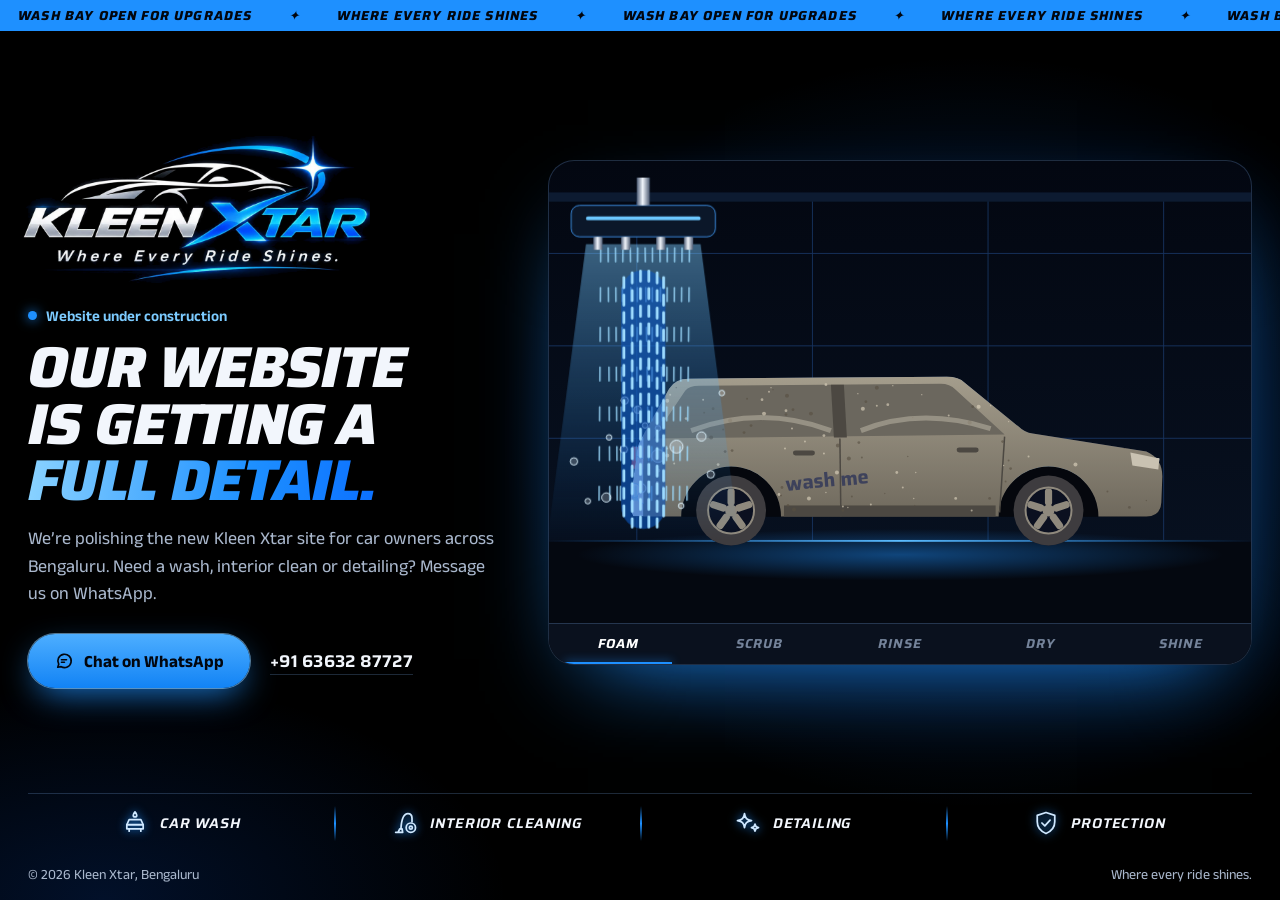
<file: index.html>
<!DOCTYPE html>
<html lang="en-IN">
<head>
<!-- Google Tag Manager -->
<script>(function(w,d,s,l,i){w[l]=w[l]||[];w[l].push({'gtm.start':
new Date().getTime(),event:'gtm.js'});var f=d.getElementsByTagName(s)[0],
j=d.createElement(s),dl=l!='dataLayer'?'&l='+l:'';j.async=true;j.src=
'https://www.googletagmanager.com/gtm.js?id='+i+dl;f.parentNode.insertBefore(j,f);
})(window,document,'script','dataLayer','GTM-TTV4CJBT');</script>
<!-- End Google Tag Manager -->
<meta charset="utf-8">
<meta name="viewport" content="width=device-width, initial-scale=1, viewport-fit=cover">
<title>Kleen Xtar | Website under construction</title>
<meta name="description" content="Kleen Xtar car wash, interior cleaning, detailing and protection in Bengaluru. Our new website is under construction. Message us on WhatsApp at +91 63632 87727.">
<meta name="theme-color" content="#000000">
<link rel="icon" href="data:image/svg+xml,%3Csvg xmlns='http://www.w3.org/2000/svg' viewBox='0 0 32 32'%3E%3Crect width='32' height='32' rx='7' fill='%23000'/%3E%3Cpath d='M16 1C17 11 20 14.500 31 16C20 17.500 17 21 16 31C15 21 12 17.500 1 16C12 14.500 15 11 16 1Z' fill='%232E9BFF'/%3E%3C/svg%3E">
<link rel="preconnect" href="https://fonts.googleapis.com"><link rel="preconnect" href="https://fonts.gstatic.com" crossorigin>
<link href="https://fonts.googleapis.com/css2?family=Anek+Latin:wght@400..700&family=Saira:ital,wdth,wght@0,75..125,400..900;1,75..125,400..900&display=swap" rel="stylesheet">
<style>
:root{color-scheme:dark;--black:#000;--panel:#0A111E;--blue:#1E90FF;--ice:#7CCBFF;--text:#F2F6FC;--muted:#A9B7CC;--line:rgba(120,170,235,.24);--on:#02060E;--display:"Saira","Arial Narrow",system-ui,sans-serif;--body:"Anek Latin","Segoe UI",system-ui,sans-serif}
*{box-sizing:border-box}html{-webkit-text-size-adjust:100%}
body{margin:0;min-height:100dvh;display:flex;flex-direction:column;overflow-x:hidden;color:var(--text);font:430 1.0625rem/1.55 var(--body);background:radial-gradient(52% 58% at 76% 48%,rgba(20,110,255,.27),transparent 72%),radial-gradient(44% 34% at 8% 100%,rgba(10,90,230,.18),transparent 72%),var(--black)}
.wrap{width:min(1320px,100% - 56px);margin-inline:auto}
.tape{overflow:hidden;background:var(--blue);color:var(--on);font:italic 750 .8125rem/1 var(--display);letter-spacing:.09em;text-transform:uppercase;white-space:nowrap}
.tape div{display:inline-block;padding:9px 0;animation:tape 34s linear infinite}
.tape span{padding:0 18px}
main{flex:1;display:grid;grid-template-columns:minmax(0,.82fr) minmax(0,1.18fr);align-items:center;gap:30px;padding-block:28px}
.logo{display:block;width:min(350px,78%);height:auto;margin:0 0 18px -8px}
.status{display:inline-flex;align-items:center;gap:9px;color:var(--ice);font-weight:620;font-size:.9375rem}
.status i{width:9px;height:9px;border-radius:50%;background:var(--blue);box-shadow:0 0 12px var(--blue);animation:pulse 1.6s ease-in-out infinite}
h1{margin:12px 0 16px;font:italic 820 clamp(2.45rem,4.5vw,4.45rem)/.98 var(--display);letter-spacing:-.015em;text-transform:uppercase;text-wrap:balance}
h1 span{background:linear-gradient(95deg,#8BD3FF,#1E90FF 62%,#0A6EFF);-webkit-background-clip:text;background-clip:text;color:transparent;padding-right:.08em}
.lead{margin:0;max-width:47ch;color:var(--muted);font-size:1.125rem}
.acts{display:flex;flex-wrap:wrap;align-items:center;gap:12px 20px;margin-top:26px}
.btn{display:inline-flex;align-items:center;justify-content:center;gap:10px;min-height:54px;padding:0 26px;border-radius:999px;background:linear-gradient(180deg,#4DAEFF,#1283F5);color:var(--on);font-weight:680;text-decoration:none;box-shadow:0 0 0 1px rgba(150,210,255,.55),0 12px 34px -8px rgba(30,144,255,.85);transition:transform .15s,box-shadow .2s}
.btn:hover{transform:translateY(-1px);box-shadow:0 0 0 1px #BEE6FF,0 14px 42px -6px rgba(30,144,255,1)}.btn svg{width:20px;height:20px}
.phone{color:var(--text);font-family:var(--display);font-weight:650;letter-spacing:.015em;text-decoration:none;white-space:nowrap;border-bottom:1px solid var(--line)}
.phone:hover{color:var(--ice)}
:focus-visible{outline:3px solid var(--ice);outline-offset:3px;border-radius:6px}
.bay{position:relative;min-width:0;border:1px solid var(--line);border-radius:26px;overflow:hidden;background:linear-gradient(180deg,#030711,#07101F 76%,#02050B);box-shadow:0 34px 90px -40px rgba(30,144,255,.95)}
.scene{display:block;width:100%;height:auto;font-family:var(--display)}
.stages{display:grid;grid-template-columns:repeat(5,minmax(0,1fr));list-style:none;margin:0;padding:0;border-top:1px solid var(--line);background:var(--panel)}
.stages li{position:relative;padding:12px 4px;text-align:center;color:#74839A;font:italic 680 .8125rem/1.2 var(--display);letter-spacing:.07em;text-transform:uppercase;transition:color .25s}
.stages li::after{content:"";position:absolute;left:12%;right:12%;bottom:0;height:2px;background:var(--blue);box-shadow:0 0 10px var(--blue);transform:scaleX(0);transition:transform .25s}
.stages li.on{color:#fff}.stages li.on::after{transform:none}
.services{display:grid;grid-template-columns:repeat(4,minmax(0,1fr));list-style:none;margin:0;padding:0;border-top:1px solid var(--line)}
.services li{position:relative;display:flex;align-items:center;justify-content:center;gap:11px;padding:15px 8px;font:italic 630 .875rem/1.2 var(--display);letter-spacing:.06em;text-transform:uppercase}
.services li+li::before{content:"";position:absolute;left:0;top:20%;bottom:20%;width:2px;background:linear-gradient(180deg,transparent,var(--blue),transparent)}
.services svg{flex:none;width:28px;height:28px;color:#CFE8FF;filter:drop-shadow(0 0 5px rgba(30,144,255,.9))}
footer{display:flex;flex-wrap:wrap;justify-content:space-between;gap:4px 18px;padding-block:12px calc(14px + env(safe-area-inset-bottom));color:var(--muted);font-size:.875rem}
.drop{stroke:#9EDCFF;stroke-width:1.700;stroke-dasharray:15 28;stroke-linecap:round;opacity:.82;animation:fall .55s linear infinite}
.bubble{fill:rgba(255,255,255,.2);stroke:#DDF3FF;animation:rise 2.6s ease-in infinite;transform-box:fill-box}
.bristle{animation:spin .34s linear infinite}
.spark{animation:spark 1.5s ease-in-out infinite;transform-box:fill-box;transform-origin:center}.s2{animation-delay:.3s}.s3{animation-delay:.6s}.s4{animation-delay:.9s}
@keyframes tape{to{transform:translateX(-50%)}}@keyframes pulse{50%{opacity:.35}}@keyframes fall{to{stroke-dashoffset:-43}}@keyframes spin{to{stroke-dashoffset:-19}}
@keyframes rise{0%{transform:translateY(16px);opacity:0}25%{opacity:1}100%{transform:translateY(-82px);opacity:0}}@keyframes spark{0%,100%{opacity:.1}50%{opacity:1}}
@media (max-width:980px){main{grid-template-columns:1fr;gap:24px;padding-block:22px}.logo{width:min(300px,76%);margin-left:-5px}.services{grid-template-columns:repeat(2,minmax(0,1fr))}.services li:nth-child(3)::before{display:none}.services li:nth-child(n+3){border-top:1px solid var(--line)}}
@media (max-width:560px){.wrap{width:calc(100% - 32px)}h1{font-size:clamp(2.1rem,10.2vw,2.75rem)}.lead{font-size:1.0313rem}.btn{width:100%}.acts{justify-content:center}.bay{border-radius:18px}.stages li{font-size:.6563rem;letter-spacing:.03em;padding:10px 1px}.services li{justify-content:flex-start;font-size:.75rem;padding:12px 6px;gap:8px}.services svg{width:23px;height:23px}footer{justify-content:center;text-align:center}}
@media (prefers-reduced-motion:reduce){*,*::before,*::after{animation:none!important;transition:none!important}}
</style>
</head>
<body>
<!-- Google Tag Manager (noscript) -->
<noscript><iframe src="https://www.googletagmanager.com/ns.html?id=GTM-TTV4CJBT"
height="0" width="0" style="display:none;visibility:hidden"></iframe></noscript>
<!-- End Google Tag Manager (noscript) -->
<div class="tape" aria-hidden="true"><div><span>Wash bay open for upgrades</span><span>✦</span><span>Where every ride shines</span><span>✦</span><span>Wash bay open for upgrades</span><span>✦</span><span>Where every ride shines</span><span>✦</span><span>Wash bay open for upgrades</span><span>✦</span><span>Where every ride shines</span><span>✦</span><span>Wash bay open for upgrades</span><span>✦</span><span>Where every ride shines</span><span>✦</span><span>Wash bay open for upgrades</span><span>✦</span><span>Where every ride shines</span><span>✦</span><span>Wash bay open for upgrades</span><span>✦</span><span>Where every ride shines</span><span>✦</span><span>Wash bay open for upgrades</span><span>✦</span><span>Where every ride shines</span><span>✦</span><span>Wash bay open for upgrades</span><span>✦</span><span>Where every ride shines</span><span>✦</span></div></div>
<main class="wrap">
<section>
<img class="logo" src="[data-uri]" alt="Kleen Xtar. Where every ride shines." width="1000" height="420">
<p class="status" style="margin:0"><i></i>Website under construction</p>
<h1>Our website is getting a <span>full detail.</span></h1>
<p class="lead">We’re polishing the new Kleen Xtar site for car owners across Bengaluru. Need a wash, interior clean or detailing? Message us on WhatsApp.</p>
<div class="acts"><a class="btn" href="https://wa.me/916363287727?text=Hi%20Kleen%20Xtar%2C%20I%E2%80%99d%20like%20to%20know%20about%20your%20car%20wash%20services." target="_blank" rel="noopener"><svg viewBox="0 0 24 24" fill="none" stroke="currentColor" stroke-width="2" stroke-linecap="round" stroke-linejoin="round" aria-hidden="true"><path d="M4.500 19.500l1.200-3.600A8 8 0 1 1 8.600 18.800z"/><path d="M9 10.500h6M9 13.500h3.500"/></svg>Chat on WhatsApp</a><a class="phone" href="tel:+916363287727">+91 63632 87727</a></div>
</section>
<section class="bay" aria-label="Car wash animation">
<svg class="scene" viewBox="0 0 760 500" role="img" aria-label="A dusty car being foamed, brushed, rinsed and polished clean inside a wash bay">
<defs>
<linearGradient id="paint" x1="0" y1="0" x2="0" y2="1"><stop offset="0" stop-color="#5D7395"/><stop offset=".42" stop-color="#1B2B4D"/><stop offset="1" stop-color="#050913"/></linearGradient>
<linearGradient id="glass" x1="0" y1="0" x2="1" y2="1"><stop offset="0" stop-color="#1D3B70"/><stop offset=".6" stop-color="#050A18"/><stop offset="1" stop-color="#2A69C0"/></linearGradient>
<linearGradient id="dust" x1="0" y1="0" x2="0" y2="1"><stop offset="0" stop-color="#A49D8C"/><stop offset="1" stop-color="#6F695D"/></linearGradient>
<linearGradient id="ribbon"><stop offset="0" stop-color="#1E90FF" stop-opacity="0"/><stop offset=".55" stop-color="#55B9FF"/><stop offset="1" stop-color="#1E90FF" stop-opacity="0"/></linearGradient>
<linearGradient id="beam" x1="0" y1="0" x2="0" y2="1"><stop offset="0" stop-color="#7CCBFF" stop-opacity=".46"/><stop offset="1" stop-color="#1E90FF" stop-opacity="0"/></linearGradient>
<linearGradient id="steel" x1="0" y1="0" x2="1" y2="0"><stop offset="0" stop-color="#52617A"/><stop offset=".45" stop-color="#F2F6FC"/><stop offset="1" stop-color="#4A5870"/></linearGradient>
<linearGradient id="floorGlow"><stop offset="0" stop-color="#1E90FF" stop-opacity="0"/><stop offset=".5" stop-color="#6CC8FF"/><stop offset="1" stop-color="#1E90FF" stop-opacity="0"/></linearGradient>
<radialGradient id="pool"><stop offset="0" stop-color="#1E90FF" stop-opacity=".45"/><stop offset="1" stop-color="#1E90FF" stop-opacity="0"/></radialGradient>
<clipPath id="body"><path d="M52,182 L100,182 A50,50 0 0 1 200,182 L418,182 A50,50 0 0 1 518,182 L566,182 Q580,182 581,168 L582,142 Q582,124 566,117 L452,99 Q444,98 438,92 L384,48 Q378,42 366,42 L108,44 Q94,44 88,54 L60,104 Q56,112 55,122 L50,160 Q48,176 52,182 Z"/></clipPath><clipPath id="window"><path d="M104,56 Q108,51 118,51 L360,49 Q369,49 375,55 L424,100 L72,104 Z"/></clipPath>
<clipPath id="dirtClip"><rect id="dirtRect" x="430" y="0" width="760" height="500"/></clipPath>
<clipPath id="foamClip"><rect id="foamRect" x="290" y="0" width="140" height="500"/></clipPath>
</defs>
<g stroke="#17345F" stroke-width="1"><path d="M0,100H760M0,200H760M0,300H760"/><path d="M95,40V410M285,40V410M475,40V410M665,40V410"/></g>
<rect x="0" y="34" width="760" height="10" fill="#0D1B31"/>
<rect x="0" y="412" width="760" height="88" fill="#040810"/><rect x="0" y="410" width="760" height="2" fill="url(#floorGlow)"/>
<ellipse cx="380" cy="426" rx="350" ry="28" fill="url(#pool)"/>
<g transform="translate(35 188) scale(1.08)"><g><path d="M100,182 A50,50 0 0 1 200,182 Z M418,182 A50,50 0 0 1 518,182 Z" fill="#05070D"/><path d="M52,182 L100,182 A50,50 0 0 1 200,182 L418,182 A50,50 0 0 1 518,182 L566,182 Q580,182 581,168 L582,142 Q582,124 566,117 L452,99 Q444,98 438,92 L384,48 Q378,42 366,42 L108,44 Q94,44 88,54 L60,104 Q56,112 55,122 L50,160 Q48,176 52,182 Z" fill="url(#paint)"/><path d="M104,56 Q108,51 118,51 L360,49 Q369,49 375,55 L424,100 L72,104 Z" fill="url(#glass)"/><path d="M250,50 L263,50 L266,103 L253,103 Z" fill="#070B18"/><g fill="none" stroke="#070B18" stroke-width="1.500"><path d="M424,102 L419,178"/><path d="M259,104 L260,182"/></g><rect x="203" y="171" width="212" height="11" fill="#070B18"/><rect x="212" y="116" width="22" height="5" rx="2.500" fill="#070B18"/><rect x="376" y="113" width="22" height="5" rx="2.500" fill="#070B18"/><path d="M550,118 L579,124 L578,135 L552,131 Z" fill="#EAF6FF"/><path d="M51,112 L64,113 L62,135 L50,134 Z" fill="#E2453C"/><g clip-path="url(#body)"><path d="M44,130Q300,121 590,133L590,151Q300,141 44,150Z" fill="url(#ribbon)"/><path d="M112,46L364,44M454,102L564,119" stroke="#fff" stroke-opacity=".42" stroke-width="2.500"/></g><g clip-path="url(#window)" fill="#fff"><path d="M150,49L196,49L146,106L100,106Z" opacity=".13"/><path d="M300,47L318,47L274,104L256,104Z" opacity=".15"/></g><g transform="translate(150 176)"><circle r="35" fill="#0C1020"/><circle r="23" fill="#0B1020"/><g fill="#D7E2F2"><rect x="-3.600" y="-22" width="7.200" height="17" rx="3" transform="rotate(0)"/><rect x="-3.600" y="-22" width="7.200" height="17" rx="3" transform="rotate(72)"/><rect x="-3.600" y="-22" width="7.200" height="17" rx="3" transform="rotate(144)"/><rect x="-3.600" y="-22" width="7.200" height="17" rx="3" transform="rotate(216)"/><rect x="-3.600" y="-22" width="7.200" height="17" rx="3" transform="rotate(288)"/></g><circle r="23" fill="none" stroke="#D7E2F2" stroke-width="2"/><circle r="6" fill="#D7E2F2"/></g><g transform="translate(468 176)"><circle r="35" fill="#0C1020"/><circle r="23" fill="#0B1020"/><g fill="#D7E2F2"><rect x="-3.600" y="-22" width="7.200" height="17" rx="3" transform="rotate(0)"/><rect x="-3.600" y="-22" width="7.200" height="17" rx="3" transform="rotate(72)"/><rect x="-3.600" y="-22" width="7.200" height="17" rx="3" transform="rotate(144)"/><rect x="-3.600" y="-22" width="7.200" height="17" rx="3" transform="rotate(216)"/><rect x="-3.600" y="-22" width="7.200" height="17" rx="3" transform="rotate(288)"/></g><circle r="23" fill="none" stroke="#D7E2F2" stroke-width="2"/><circle r="6" fill="#D7E2F2"/></g></g></g>
<g id="dirtLayer" clip-path="url(#dirtClip)"><g transform="translate(35 188) scale(1.08)"><path d="M100,182 A50,50 0 0 1 200,182 Z M418,182 A50,50 0 0 1 518,182 Z" fill="#05070D"/><path d="M52,182 L100,182 A50,50 0 0 1 200,182 L418,182 A50,50 0 0 1 518,182 L566,182 Q580,182 581,168 L582,142 Q582,124 566,117 L452,99 Q444,98 438,92 L384,48 Q378,42 366,42 L108,44 Q94,44 88,54 L60,104 Q56,112 55,122 L50,160 Q48,176 52,182 Z" fill="url(#dust)"/><path d="M104,56 Q108,51 118,51 L360,49 Q369,49 375,55 L424,100 L72,104 Z" fill="#6B675E"/><path d="M250,50 L263,50 L266,103 L253,103 Z" fill="#4C4842"/><g fill="none" stroke="#4C4842" stroke-width="1.500"><path d="M424,102 L419,178"/><path d="M259,104 L260,182"/></g><rect x="203" y="171" width="212" height="11" fill="#4C4842"/><rect x="212" y="116" width="22" height="5" rx="2.500" fill="#4C4842"/><rect x="376" y="113" width="22" height="5" rx="2.500" fill="#4C4842"/><path d="M550,118 L579,124 L578,135 L552,131 Z" fill="#C9C2B2"/><path d="M51,112 L64,113 L62,135 L50,134 Z" fill="#9C6E62"/><g clip-path="url(#body)"><circle cx="389" cy="88" r="2" fill="#574F42" opacity=".6"/><circle cx="132" cy="74" r="1.4" fill="#574F42" opacity=".6"/><circle cx="277" cy="59" r="0.7" fill="#E2D8C2" opacity=".6"/><circle cx="486" cy="67" r="1" fill="#574F42" opacity=".6"/><circle cx="492" cy="65" r="0.7" fill="#574F42" opacity=".6"/><circle cx="121" cy="151" r="0.7" fill="#574F42" opacity=".6"/><circle cx="105" cy="84" r="1.4" fill="#E2D8C2" opacity=".6"/><circle cx="205" cy="80" r="1.4" fill="#574F42" opacity=".6"/><circle cx="163" cy="98" r="1.4" fill="#574F42" opacity=".6"/><circle cx="122" cy="65" r="1" fill="#E2D8C2" opacity=".6"/><circle cx="495" cy="130" r="2" fill="#E2D8C2" opacity=".6"/><circle cx="428" cy="126" r="1" fill="#574F42" opacity=".6"/><circle cx="307" cy="70" r="1.4" fill="#E2D8C2" opacity=".6"/><circle cx="409" cy="164" r="1.4" fill="#574F42" opacity=".6"/><circle cx="178" cy="157" r="1" fill="#E2D8C2" opacity=".6"/><circle cx="213" cy="175" r="2" fill="#574F42" opacity=".6"/><circle cx="137" cy="130" r="1.4" fill="#E2D8C2" opacity=".6"/><circle cx="566" cy="166" r="0.7" fill="#574F42" opacity=".6"/><circle cx="334" cy="171" r="0.7" fill="#574F42" opacity=".6"/><circle cx="375" cy="164" r="1.4" fill="#E2D8C2" opacity=".6"/><circle cx="413" cy="55" r="2" fill="#E2D8C2" opacity=".6"/><circle cx="230" cy="79" r="2" fill="#574F42" opacity=".6"/><circle cx="281" cy="123" r="1" fill="#574F42" opacity=".6"/><circle cx="465" cy="150" r="2" fill="#574F42" opacity=".6"/><circle cx="228" cy="164" r="2" fill="#E2D8C2" opacity=".6"/><circle cx="198" cy="160" r="1.4" fill="#E2D8C2" opacity=".6"/><circle cx="425" cy="147" r="1" fill="#574F42" opacity=".6"/><circle cx="142" cy="95" r="1" fill="#574F42" opacity=".6"/><circle cx="296" cy="53" r="2" fill="#574F42" opacity=".6"/><circle cx="327" cy="122" r="0.7" fill="#574F42" opacity=".6"/><circle cx="487" cy="144" r="1.4" fill="#574F42" opacity=".6"/><circle cx="113" cy="166" r="2" fill="#E2D8C2" opacity=".6"/><circle cx="466" cy="150" r="0.7" fill="#E2D8C2" opacity=".6"/><circle cx="468" cy="65" r="1" fill="#574F42" opacity=".6"/><circle cx="271" cy="162" r="1" fill="#574F42" opacity=".6"/><circle cx="406" cy="63" r="0.7" fill="#574F42" opacity=".6"/><circle cx="212" cy="75" r="1.4" fill="#574F42" opacity=".6"/><circle cx="130" cy="103" r="2" fill="#574F42" opacity=".6"/><circle cx="316" cy="138" r="1.4" fill="#E2D8C2" opacity=".6"/><circle cx="183" cy="79" r="2" fill="#E2D8C2" opacity=".6"/><circle cx="549" cy="173" r="1.4" fill="#574F42" opacity=".6"/><circle cx="205" cy="76" r="1.4" fill="#E2D8C2" opacity=".6"/><circle cx="548" cy="91" r="0.7" fill="#574F42" opacity=".6"/><circle cx="428" cy="87" r="0.7" fill="#E2D8C2" opacity=".6"/><circle cx="151" cy="116" r="1.4" fill="#574F42" opacity=".6"/><circle cx="422" cy="107" r="1.4" fill="#574F42" opacity=".6"/><circle cx="257" cy="111" r="2" fill="#574F42" opacity=".6"/><circle cx="262" cy="176" r="1.4" fill="#574F42" opacity=".6"/><circle cx="86" cy="121" r="2" fill="#E2D8C2" opacity=".6"/><circle cx="256" cy="138" r="2" fill="#E2D8C2" opacity=".6"/><circle cx="431" cy="70" r="1" fill="#574F42" opacity=".6"/><circle cx="290" cy="170" r="1" fill="#E2D8C2" opacity=".6"/><circle cx="267" cy="173" r="0.7" fill="#E2D8C2" opacity=".6"/><circle cx="410" cy="71" r="0.7" fill="#E2D8C2" opacity=".6"/><circle cx="262" cy="172" r="1" fill="#E2D8C2" opacity=".6"/><circle cx="398" cy="72" r="2" fill="#E2D8C2" opacity=".6"/><circle cx="469" cy="71" r="1" fill="#574F42" opacity=".6"/><circle cx="188" cy="57" r="1" fill="#E2D8C2" opacity=".6"/><circle cx="207" cy="171" r="1.4" fill="#574F42" opacity=".6"/><circle cx="192" cy="55" r="0.7" fill="#574F42" opacity=".6"/><circle cx="200" cy="161" r="1" fill="#574F42" opacity=".6"/><circle cx="86" cy="114" r="1" fill="#E2D8C2" opacity=".6"/><circle cx="571" cy="111" r="1.4" fill="#E2D8C2" opacity=".6"/><circle cx="487" cy="83" r="0.7" fill="#E2D8C2" opacity=".6"/><circle cx="527" cy="157" r="1" fill="#574F42" opacity=".6"/><circle cx="77" cy="162" r="1" fill="#574F42" opacity=".6"/><circle cx="211" cy="94" r="1" fill="#E2D8C2" opacity=".6"/><circle cx="181" cy="65" r="1.4" fill="#E2D8C2" opacity=".6"/><circle cx="166" cy="64" r="1" fill="#574F42" opacity=".6"/><circle cx="341" cy="60" r="0.7" fill="#E2D8C2" opacity=".6"/><circle cx="86" cy="66" r="2" fill="#E2D8C2" opacity=".6"/><circle cx="575" cy="101" r="1.4" fill="#E2D8C2" opacity=".6"/><circle cx="547" cy="113" r="1.4" fill="#574F42" opacity=".6"/><circle cx="516" cy="85" r="2" fill="#574F42" opacity=".6"/><circle cx="459" cy="163" r="1.4" fill="#574F42" opacity=".6"/><circle cx="304" cy="159" r="0.7" fill="#574F42" opacity=".6"/><circle cx="368" cy="81" r="1" fill="#E2D8C2" opacity=".6"/><circle cx="204" cy="114" r="1" fill="#E2D8C2" opacity=".6"/><circle cx="282" cy="74" r="2" fill="#E2D8C2" opacity=".6"/><circle cx="224" cy="107" r="1" fill="#E2D8C2" opacity=".6"/><circle cx="471" cy="136" r="2" fill="#574F42" opacity=".6"/><circle cx="423" cy="131" r="0.7" fill="#E2D8C2" opacity=".6"/><circle cx="77" cy="136" r="2" fill="#E2D8C2" opacity=".6"/><circle cx="76" cy="148" r="1.4" fill="#E2D8C2" opacity=".6"/><circle cx="123" cy="78" r="1" fill="#574F42" opacity=".6"/><circle cx="144" cy="117" r="1.4" fill="#574F42" opacity=".6"/><circle cx="243" cy="119" r="1" fill="#E2D8C2" opacity=".6"/><circle cx="322" cy="153" r="1" fill="#E2D8C2" opacity=".6"/><circle cx="392" cy="72" r="1.4" fill="#574F42" opacity=".6"/><circle cx="245" cy="158" r="0.7" fill="#E2D8C2" opacity=".6"/><circle cx="75" cy="72" r="1.4" fill="#574F42" opacity=".6"/><circle cx="285" cy="67" r="1.4" fill="#574F42" opacity=".6"/><circle cx="522" cy="52" r="1.4" fill="#E2D8C2" opacity=".6"/><circle cx="332" cy="83" r="0.7" fill="#574F42" opacity=".6"/><circle cx="170" cy="91" r="1.4" fill="#574F42" opacity=".6"/><circle cx="243" cy="101" r="1.4" fill="#E2D8C2" opacity=".6"/><circle cx="268" cy="124" r="2" fill="#574F42" opacity=".6"/><circle cx="335" cy="138" r="0.7" fill="#E2D8C2" opacity=".6"/><circle cx="95" cy="53" r="0.7" fill="#574F42" opacity=".6"/><circle cx="544" cy="112" r="2" fill="#574F42" opacity=".6"/><circle cx="500" cy="176" r="2" fill="#E2D8C2" opacity=".6"/><circle cx="278" cy="108" r="1.4" fill="#574F42" opacity=".6"/><circle cx="201" cy="153" r="1.4" fill="#574F42" opacity=".6"/><circle cx="190" cy="53" r="0.7" fill="#E2D8C2" opacity=".6"/><circle cx="499" cy="91" r="0.7" fill="#574F42" opacity=".6"/><circle cx="448" cy="122" r="1" fill="#E2D8C2" opacity=".6"/><circle cx="104" cy="167" r="1" fill="#574F42" opacity=".6"/><circle cx="333" cy="164" r="0.7" fill="#E2D8C2" opacity=".6"/><circle cx="430" cy="134" r="1.4" fill="#574F42" opacity=".6"/><circle cx="93" cy="129" r="1" fill="#E2D8C2" opacity=".6"/><circle cx="245" cy="50" r="1.4" fill="#E2D8C2" opacity=".6"/><circle cx="143" cy="171" r="1.4" fill="#574F42" opacity=".6"/><circle cx="312" cy="51" r="0.7" fill="#E2D8C2" opacity=".6"/><circle cx="149" cy="86" r="2" fill="#574F42" opacity=".6"/><circle cx="461" cy="55" r="1.4" fill="#E2D8C2" opacity=".6"/><circle cx="296" cy="71" r="1" fill="#E2D8C2" opacity=".6"/><circle cx="391" cy="176" r="1" fill="#E2D8C2" opacity=".6"/><circle cx="206" cy="61" r="2" fill="#574F42" opacity=".6"/><circle cx="574" cy="54" r="1" fill="#574F42" opacity=".6"/><circle cx="89" cy="60" r="1" fill="#E2D8C2" opacity=".6"/><path d="M110,96Q180,70 250,96M280,96Q340,72 410,94" fill="none" stroke="#D8CFBB" stroke-opacity=".4" stroke-width="5"/></g><text x="205" y="154" transform="rotate(-5 230 150)" font-size="20" font-weight="700" fill="#2E3558" opacity=".8">wash me</text><g transform="translate(150 176)"><circle r="35" fill="#3E3C3F"/><circle r="23" fill="#0B1020"/><g fill="#8F897D"><rect x="-3.600" y="-22" width="7.200" height="17" rx="3" transform="rotate(0)"/><rect x="-3.600" y="-22" width="7.200" height="17" rx="3" transform="rotate(72)"/><rect x="-3.600" y="-22" width="7.200" height="17" rx="3" transform="rotate(144)"/><rect x="-3.600" y="-22" width="7.200" height="17" rx="3" transform="rotate(216)"/><rect x="-3.600" y="-22" width="7.200" height="17" rx="3" transform="rotate(288)"/></g><circle r="23" fill="none" stroke="#8F897D" stroke-width="2"/><circle r="6" fill="#8F897D"/></g><g transform="translate(468 176)"><circle r="35" fill="#3E3C3F"/><circle r="23" fill="#0B1020"/><g fill="#8F897D"><rect x="-3.600" y="-22" width="7.200" height="17" rx="3" transform="rotate(0)"/><rect x="-3.600" y="-22" width="7.200" height="17" rx="3" transform="rotate(72)"/><rect x="-3.600" y="-22" width="7.200" height="17" rx="3" transform="rotate(144)"/><rect x="-3.600" y="-22" width="7.200" height="17" rx="3" transform="rotate(216)"/><rect x="-3.600" y="-22" width="7.200" height="17" rx="3" transform="rotate(288)"/></g><circle r="23" fill="none" stroke="#8F897D" stroke-width="2"/><circle r="6" fill="#8F897D"/></g></g></g>
<g id="foamLayer" clip-path="url(#foamClip)"><g transform="translate(35 188) scale(1.08)"><g clip-path="url(#body)" fill="#F4FAFF" stroke="#8ED0FF" stroke-opacity=".6"><path d="M52,182 L100,182 A50,50 0 0 1 200,182 L418,182 A50,50 0 0 1 518,182 L566,182 Q580,182 581,168 L582,142 Q582,124 566,117 L452,99 Q444,98 438,92 L384,48 Q378,42 366,42 L108,44 Q94,44 88,54 L60,104 Q56,112 55,122 L50,160 Q48,176 52,182 Z" stroke="none" opacity=".9"/><circle cx="157" cy="136" r="13"/><circle cx="101" cy="44" r="16"/><circle cx="300" cy="165" r="10"/><circle cx="53" cy="156" r="7"/><circle cx="565" cy="177" r="7"/><circle cx="588" cy="56" r="17"/><circle cx="535" cy="104" r="7"/><circle cx="321" cy="100" r="17"/><circle cx="260" cy="99" r="17"/><circle cx="521" cy="166" r="12"/><circle cx="128" cy="162" r="16"/><circle cx="344" cy="51" r="15"/><circle cx="253" cy="59" r="15"/><circle cx="200" cy="124" r="10"/><circle cx="361" cy="185" r="8"/><circle cx="62" cy="163" r="6"/><circle cx="547" cy="108" r="16"/><circle cx="151" cy="95" r="16"/><circle cx="551" cy="114" r="17"/><circle cx="578" cy="113" r="13"/><circle cx="527" cy="159" r="7"/><circle cx="254" cy="119" r="7"/><circle cx="534" cy="44" r="10"/><circle cx="519" cy="59" r="14"/><circle cx="510" cy="108" r="12"/><circle cx="264" cy="93" r="7"/><circle cx="142" cy="76" r="17"/><circle cx="586" cy="107" r="11"/><circle cx="185" cy="170" r="10"/><circle cx="165" cy="133" r="9"/><circle cx="559" cy="164" r="12"/><circle cx="75" cy="80" r="6"/><circle cx="553" cy="155" r="12"/><circle cx="359" cy="76" r="12"/><circle cx="402" cy="136" r="11"/><circle cx="173" cy="124" r="6"/><circle cx="382" cy="126" r="12"/><circle cx="172" cy="90" r="17"/><circle cx="62" cy="114" r="10"/><circle cx="431" cy="56" r="12"/><circle cx="449" cy="190" r="7"/><circle cx="419" cy="149" r="10"/><circle cx="99" cy="111" r="7"/><circle cx="102" cy="113" r="16"/><circle cx="202" cy="103" r="10"/><circle cx="496" cy="170" r="11"/><circle cx="244" cy="135" r="12"/><circle cx="79" cy="142" r="14"/><circle cx="258" cy="60" r="6"/><circle cx="470" cy="155" r="15"/><circle cx="191" cy="113" r="13"/><circle cx="100" cy="180" r="8"/><circle cx="224" cy="160" r="12"/><circle cx="401" cy="112" r="10"/><circle cx="311" cy="106" r="12"/><circle cx="294" cy="117" r="13"/><circle cx="453" cy="70" r="8"/><circle cx="215" cy="59" r="9"/><circle cx="562" cy="167" r="14"/><circle cx="275" cy="155" r="11"/><circle cx="510" cy="149" r="8"/><circle cx="247" cy="102" r="7"/><circle cx="228" cy="127" r="14"/><circle cx="143" cy="121" r="9"/><circle cx="427" cy="106" r="15"/><circle cx="256" cy="45" r="17"/><circle cx="472" cy="138" r="12"/><circle cx="586" cy="93" r="12"/><circle cx="326" cy="126" r="6"/><circle cx="560" cy="111" r="15"/><circle cx="418" cy="72" r="16"/><circle cx="565" cy="175" r="16"/><circle cx="271" cy="63" r="10"/><circle cx="304" cy="138" r="12"/><circle cx="506" cy="150" r="10"/><circle cx="72" cy="72" r="6"/><circle cx="485" cy="161" r="15"/><circle cx="551" cy="40" r="7"/><circle cx="450" cy="175" r="13"/><circle cx="509" cy="103" r="7"/><circle cx="279" cy="79" r="8"/><circle cx="584" cy="67" r="17"/><circle cx="518" cy="61" r="14"/><circle cx="90" cy="40" r="8"/><circle cx="288" cy="185" r="6"/><circle cx="361" cy="72" r="16"/><circle cx="307" cy="175" r="16"/><circle cx="497" cy="68" r="7"/><circle cx="122" cy="116" r="14"/><circle cx="246" cy="139" r="10"/><circle cx="278" cy="40" r="6"/><circle cx="358" cy="157" r="10"/><circle cx="373" cy="102" r="13"/><circle cx="588" cy="100" r="14"/><circle cx="302" cy="47" r="12"/><circle cx="364" cy="54" r="6"/><circle cx="248" cy="167" r="16"/><circle cx="480" cy="60" r="10"/><circle cx="283" cy="148" r="11"/><circle cx="282" cy="166" r="6"/><circle cx="396" cy="147" r="11"/><circle cx="455" cy="90" r="6"/><circle cx="349" cy="169" r="7"/><circle cx="260" cy="166" r="9"/><circle cx="369" cy="89" r="9"/><circle cx="526" cy="96" r="10"/><circle cx="352" cy="67" r="15"/><circle cx="557" cy="87" r="9"/><circle cx="546" cy="146" r="16"/><circle cx="107" cy="77" r="12"/><circle cx="105" cy="94" r="6"/><circle cx="195" cy="146" r="6"/><circle cx="111" cy="87" r="12"/><circle cx="510" cy="120" r="17"/><circle cx="165" cy="60" r="8"/><circle cx="387" cy="88" r="8"/><circle cx="587" cy="159" r="6"/><circle cx="369" cy="136" r="11"/><circle cx="389" cy="153" r="8"/><circle cx="161" cy="40" r="7"/><circle cx="336" cy="60" r="11"/><circle cx="480" cy="71" r="14"/><circle cx="262" cy="137" r="11"/><circle cx="366" cy="150" r="7"/><circle cx="100" cy="161" r="9"/><circle cx="431" cy="178" r="13"/><circle cx="247" cy="122" r="11"/><circle cx="535" cy="47" r="16"/><circle cx="470" cy="103" r="16"/><circle cx="464" cy="50" r="12"/><circle cx="85" cy="158" r="7"/><circle cx="113" cy="105" r="9"/><circle cx="114" cy="126" r="11"/><circle cx="328" cy="125" r="15"/><circle cx="94" cy="107" r="17"/><circle cx="374" cy="110" r="10"/><circle cx="53" cy="56" r="6"/><circle cx="289" cy="67" r="13"/><circle cx="526" cy="138" r="10"/><circle cx="490" cy="166" r="8"/><circle cx="558" cy="86" r="6"/><circle cx="360" cy="78" r="15"/><circle cx="291" cy="123" r="11"/><circle cx="521" cy="132" r="15"/><circle cx="130" cy="171" r="9"/><circle cx="451" cy="80" r="9"/><circle cx="467" cy="56" r="16"/><circle cx="84" cy="163" r="14"/><circle cx="383" cy="81" r="12"/><circle cx="157" cy="58" r="10"/></g></g></g>
<g id="sparkles" opacity="0" fill="#fff"><path class="spark" transform="translate(632 318)" d="M0,-16C1.500,-4 4,-1.500 16,0C4,1.500 1.500,4 0,16C-1.500,4 -4,1.500 -16,0C-4,-1.500 -1.500,-4 0,-16Z"/><path class="spark s2" transform="translate(205 262) scale(.8)" d="M0,-16C1.500,-4 4,-1.500 16,0C4,1.500 1.500,4 0,16C-1.500,4 -4,1.500 -16,0C-4,-1.500 -1.500,-4 0,-16Z"/><path class="spark s3" transform="translate(445 246) scale(1.2)" d="M0,-16C1.500,-4 4,-1.500 16,0C4,1.500 1.500,4 0,16C-1.500,4 -4,1.500 -16,0C-4,-1.500 -1.500,-4 0,-16Z"/><path class="spark s4" transform="translate(300 360) scale(.6)" d="M0,-16C1.500,-4 4,-1.500 16,0C4,1.500 1.500,4 0,16C-1.500,4 -4,1.500 -16,0C-4,-1.500 -1.500,-4 0,-16Z"/></g>
<g id="gantry" transform="translate(430 0)">
<path d="M-62,90H62L104,412H-104Z" fill="url(#beam)"/>
<g class="water"><line class="drop" style="animation-delay:-0.62s" x1="-46" y1="94" x2="-48" y2="392"/><line class="drop" style="animation-delay:-0.10s" x1="-38" y1="94" x2="-36" y2="392"/><line class="drop" style="animation-delay:-0.99s" x1="-30" y1="94" x2="-28" y2="392"/><line class="drop" style="animation-delay:-0.17s" x1="-22" y1="94" x2="-25" y2="392"/><line class="drop" style="animation-delay:-0.42s" x1="-14" y1="94" x2="-10" y2="392"/><line class="drop" style="animation-delay:-0.89s" x1="-6" y1="94" x2="-8" y2="392"/><line class="drop" style="animation-delay:-0.75s" x1="2" y1="94" x2="7" y2="392"/><line class="drop" style="animation-delay:-0.76s" x1="10" y1="94" x2="9" y2="392"/><line class="drop" style="animation-delay:-0.29s" x1="18" y1="94" x2="22" y2="392"/><line class="drop" style="animation-delay:-0.27s" x1="26" y1="94" x2="25" y2="392"/><line class="drop" style="animation-delay:-0.74s" x1="34" y1="94" x2="32" y2="392"/><line class="drop" style="animation-delay:-0.44s" x1="42" y1="94" x2="39" y2="392"/><line class="drop" style="animation-delay:-0.25s" x1="50" y1="94" x2="47" y2="392"/></g><g class="bubbles"><circle class="bubble" style="animation-delay:-0.73s" cx="63" cy="298" r="5"/><circle class="bubble" style="animation-delay:-0.17s" cx="-21" cy="312" r="4"/><circle class="bubble" style="animation-delay:-1.69s" cx="-60" cy="368" r="3"/><circle class="bubble" style="animation-delay:-0.27s" cx="36" cy="309" r="7"/><circle class="bubble" style="animation-delay:-2.38s" cx="-75" cy="325" r="4"/><circle class="bubble" style="animation-delay:-0.31s" cx="-37" cy="299" r="3"/><circle class="bubble" style="animation-delay:-0.97s" cx="-40" cy="364" r="5"/><circle class="bubble" style="animation-delay:-2.01s" cx="85" cy="251" r="3"/><circle class="bubble" style="animation-delay:-1.66s" cx="73" cy="339" r="4"/><circle class="bubble" style="animation-delay:-0.10s" cx="2" cy="286" r="3"/><circle class="bubble" style="animation-delay:-0.53s" cx="-20" cy="259" r="4"/><circle class="bubble" style="animation-delay:-2.12s" cx="-2" cy="354" r="5"/><circle class="bubble" style="animation-delay:-0.48s" cx="-6" cy="269" r="4"/><circle class="bubble" style="animation-delay:-0.08s" cx="41" cy="373" r="3"/><circle class="bubble" style="animation-delay:-1.06s" cx="16" cy="289" r="3"/><circle class="bubble" style="animation-delay:-1.70s" cx="16" cy="319" r="7"/></g>
<rect x="-78" y="48" width="156" height="34" rx="9" fill="#0B1729" stroke="#3E91E5"/><rect x="-62" y="60" width="124" height="4" rx="2" fill="#6CC8FF"/>
<g fill="url(#steel)"><rect x="-54" y="82" width="10" height="14"/><rect x="-24" y="82" width="10" height="14"/><rect x="14" y="82" width="10" height="14"/><rect x="44" y="82" width="10" height="14"/></g>
<rect x="-7" y="18" width="14" height="30" fill="url(#steel)"/>
<g class="brush"><rect x="-24" y="118" width="48" height="280" rx="24" fill="#0E58BE" opacity=".62"/><path class="bristle" d="M-21,126V392M-12,121V396M-3,119V398M6,119V398M15,121V396M22,126V392" stroke="#9FDCFF" stroke-width="3" stroke-dasharray="11 8" fill="none" stroke-linecap="round"/></g>
</g>
</svg>
<ol class="stages" aria-hidden="true"><li>Foam</li><li>Scrub</li><li>Rinse</li><li>Dry</li><li>Shine</li></ol>
</section>
</main>
<div class="wrap"><ul class="services" aria-label="Our services"><li><svg viewBox="0 0 24 24" fill="none" stroke="currentColor" stroke-width="1.500" stroke-linecap="round" stroke-linejoin="round" aria-hidden="true"><path d="M5 17v-3.500l2-4.500h10l2 4.500V17z"/><path d="M5 13.500h14M7 17v2M17 17v2"/><path d="M12 2.500s1.500 1.700 1.500 2.800a1.500 1.500 0 0 1-3 0c0-1.100 1.500-2.800 1.500-2.800z"/></svg>Car wash</li><li><svg viewBox="0 0 24 24" fill="none" stroke="currentColor" stroke-width="1.500" stroke-linecap="round" stroke-linejoin="round" aria-hidden="true"><path d="M4 20h6M6 20l1.500-3h2l.5 3"/><path d="M8.500 17C9 9 11 4 14.500 4c2.500 0 3.500 2 3.500 4v3"/><circle cx="17" cy="16" r="4"/><circle cx="17" cy="16" r="1.300"/></svg>Interior cleaning</li><li><svg viewBox="0 0 24 24" fill="none" stroke="currentColor" stroke-width="1.500" stroke-linecap="round" stroke-linejoin="round" aria-hidden="true"><path d="M9 4c.6 4 2 5.400 6 6-4 .6-5.400 2-6 6-.6-4-2-5.400-6-6 4-.6 5.400-2 6-6z"/><path d="M18 13c.3 2 1 2.700 3 3-2 .3-2.700 1-3 3-.3-2-1-2.700-3-3 2-.3 2.700-1 3-3z"/></svg>Detailing</li><li><svg viewBox="0 0 24 24" fill="none" stroke="currentColor" stroke-width="1.500" stroke-linecap="round" stroke-linejoin="round" aria-hidden="true"><path d="M12 3l7.500 2.500V11c0 5-3.200 8.300-7.500 10-4.300-1.700-7.500-5-7.500-10V5.500z"/><path d="M8.500 12l2.500 2.500 4.500-5"/></svg>Protection</li></ul>
<footer><span>© 2026 Kleen Xtar, Bengaluru</span><span>Where every ride shines.</span></footer></div>
<script>
(function () {
  var q = function (s) { return document.querySelector(s); };
  var gantry = q('#gantry'), dirtRect = q('#dirtRect'), foamRect = q('#foamRect'), foam = q('#foamLayer'), dirt = q('#dirtLayer'), sparkles = q('#sparkles');
  var labels = [].slice.call(document.querySelectorAll('.stages li'));
  var START = 82, END = 680, SWEEP = 7600, SHINE = 2500, RESET = 1500, LOOP = SWEEP + SHINE + RESET;
  var ease = function (t) { return t < .5 ? 2 * t * t : 1 - Math.pow(-2 * t + 2, 2) / 2; };
  function stage(i) { labels.forEach(function (l, k) { l.classList.toggle('on', k === i); }); }
  function draw(x, dirtOpacity, foamOpacity, shine, active) {
    gantry.setAttribute('transform', 'translate(' + x.toFixed(1) + ' 0)');
    dirtRect.setAttribute('x', x.toFixed(1));
    foamRect.setAttribute('x', Math.max(0, x - 140).toFixed(1));
    foamRect.setAttribute('width', Math.min(140, x).toFixed(1));
    dirt.setAttribute('opacity', dirtOpacity); foam.setAttribute('opacity', foamOpacity); sparkles.setAttribute('opacity', shine);
    stage(active);
  }
  if (window.matchMedia('(prefers-reduced-motion: reduce)').matches) { draw(430, 1, 1, 0, 2); return; }
  var t0 = null;
  function frame(now) {
    if (t0 === null) t0 = now;
    var t = (now - t0) % LOOP;
    if (t < SWEEP) {
      var p = t / SWEEP, x = START + (END - START) * ease(p);
      draw(x, 1, p < .78 ? 1 : Math.max(0, 1 - (p - .78) / .12), 0, Math.min(3, Math.floor(p * 4)));
    } else if (t < SWEEP + SHINE) {
      draw(END, 1, 0, 1, 4);
    } else {
      var r = (t - SWEEP - SHINE) / RESET;
      draw(END + (START - END) * ease(r), 1, 0, Math.max(0, 1 - r * 3), 0);
      dirtRect.setAttribute('x', '-20'); dirt.setAttribute('opacity', Math.min(1, r * 1.3).toFixed(3));
    }
    requestAnimationFrame(frame);
  }
  draw(START, 1, 1, 0, 0);
  requestAnimationFrame(frame);
})();
</script>
</body>
</html>
</file>
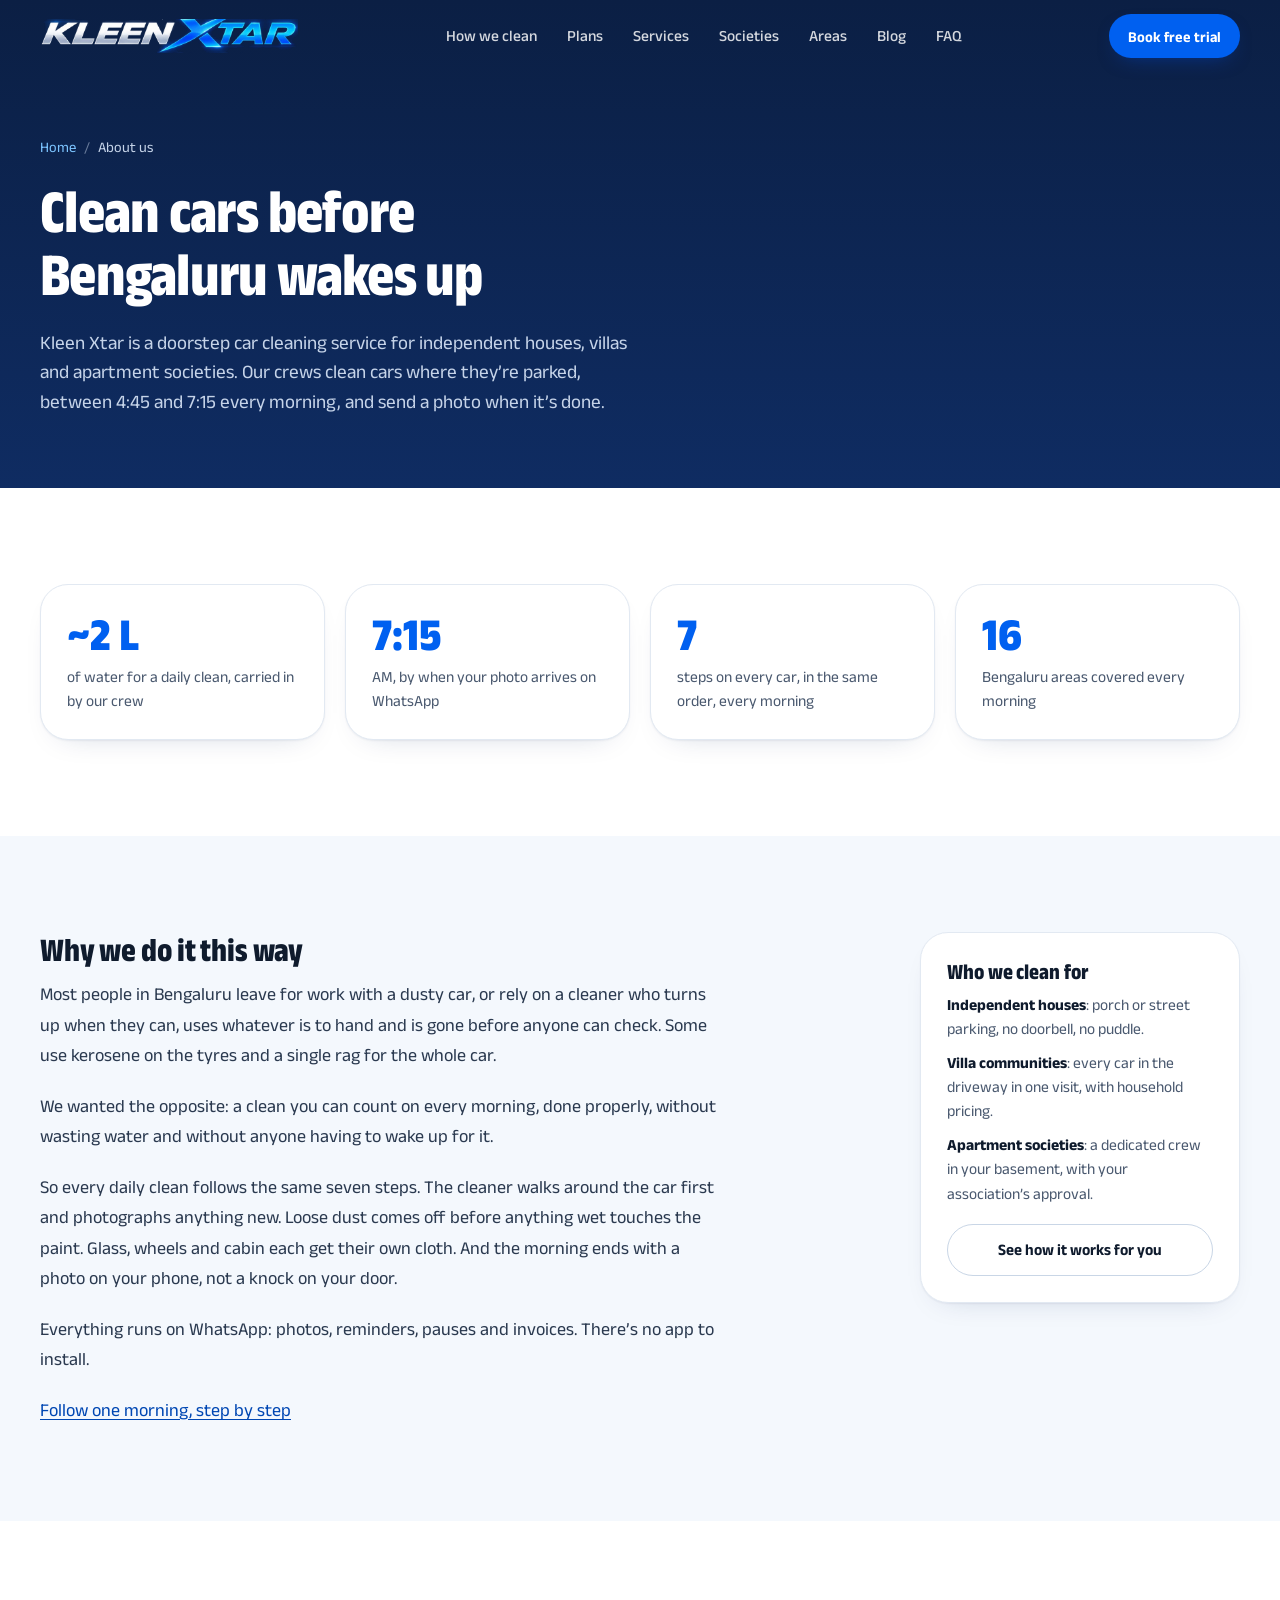
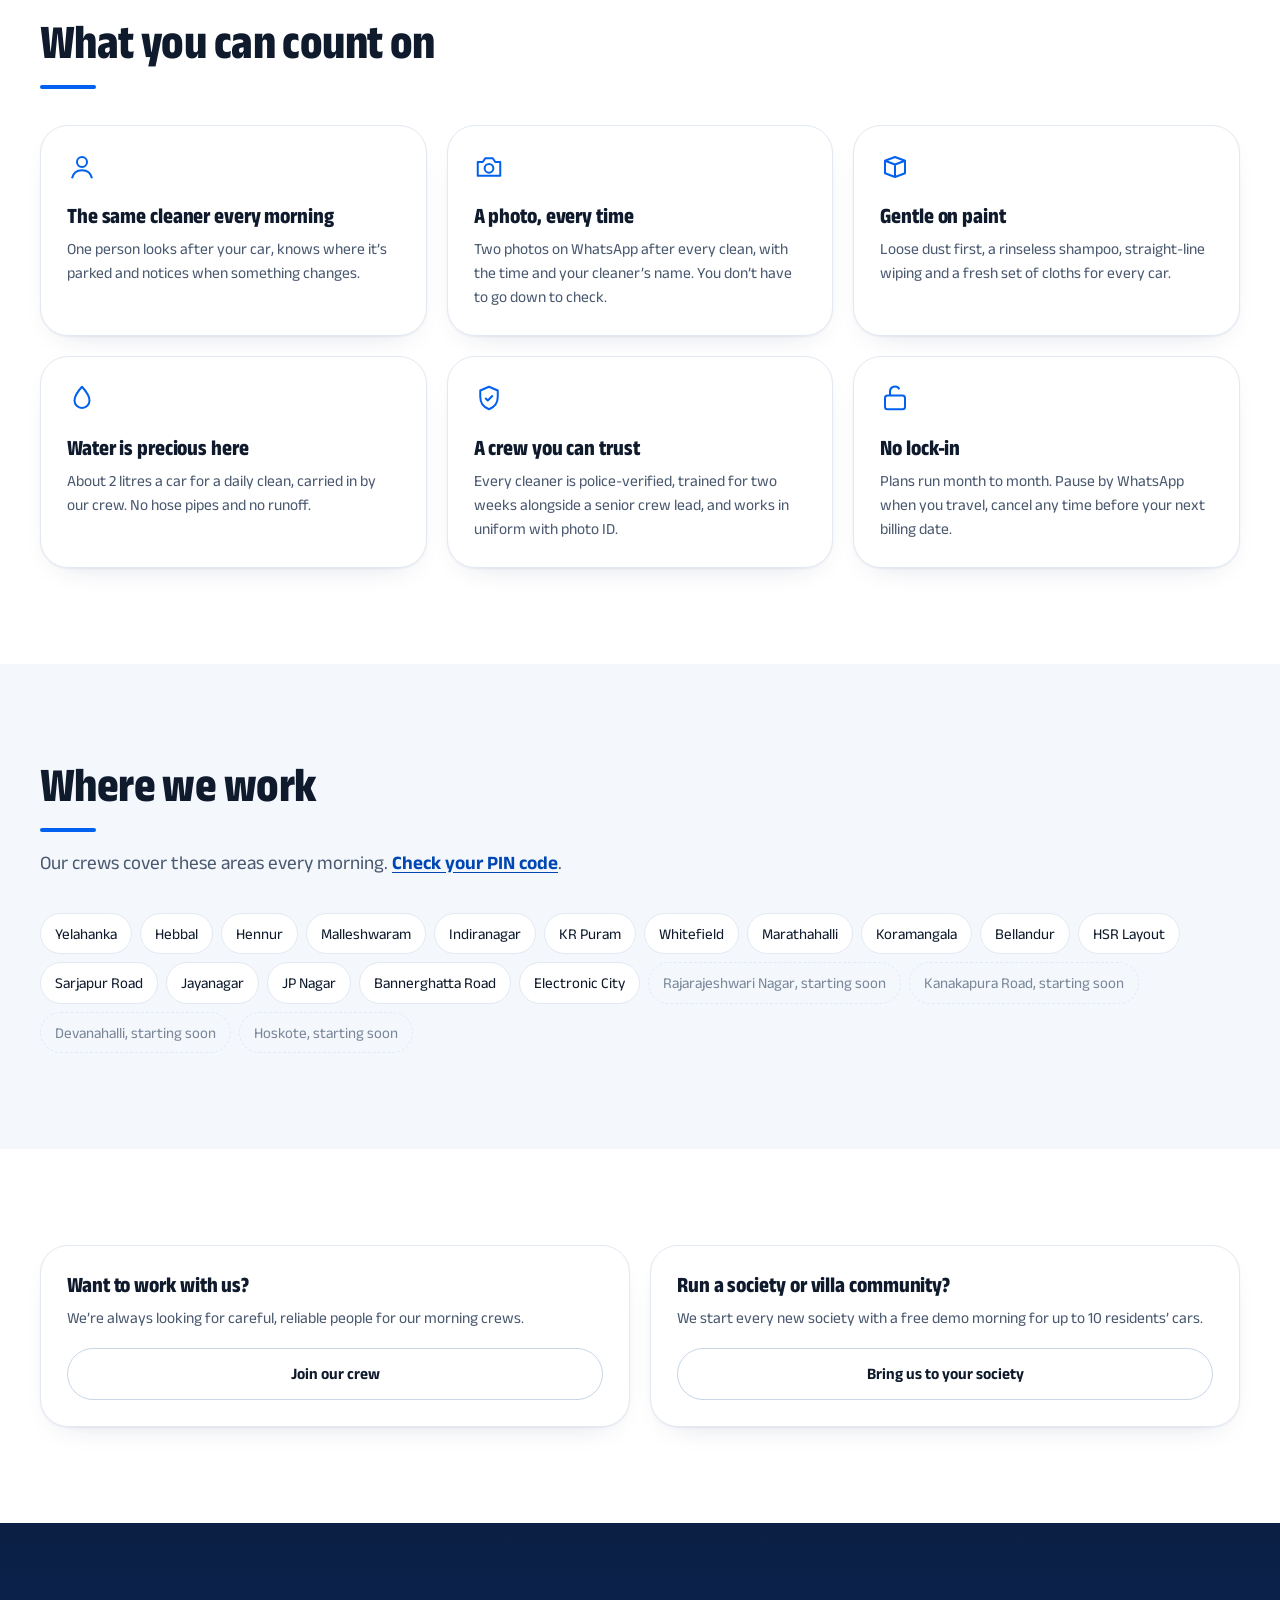
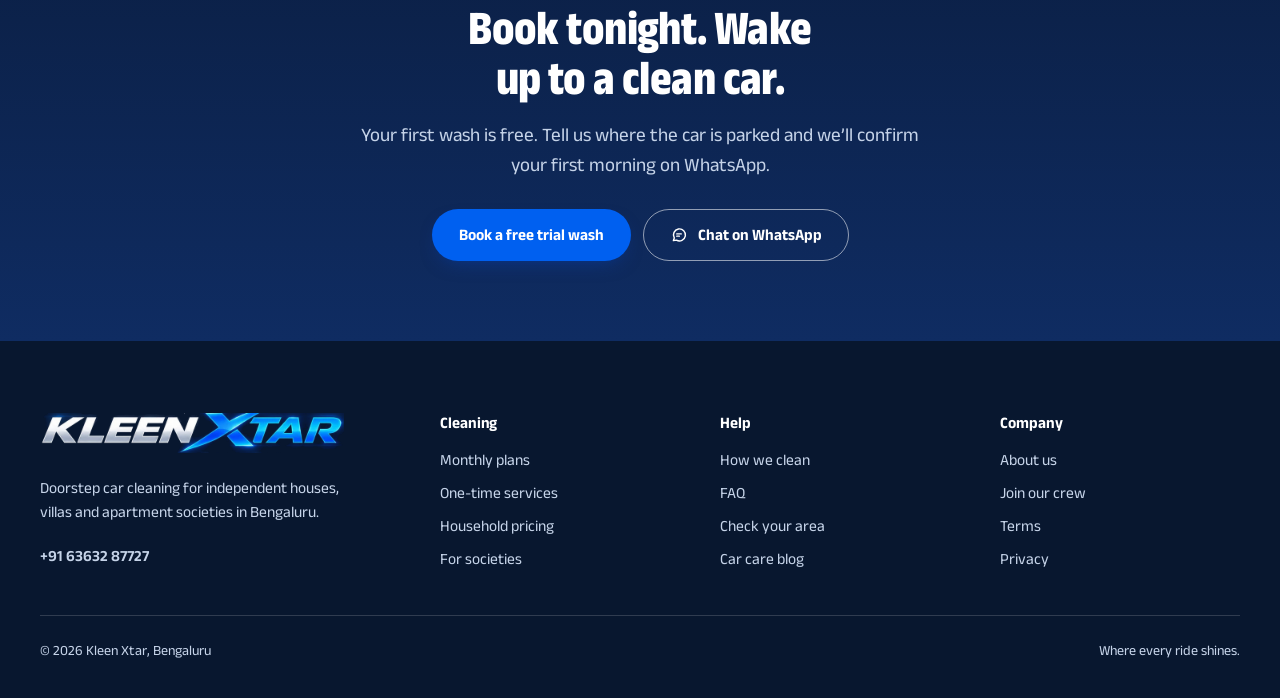
<file: test/about/index.html>
<!DOCTYPE html>
<html lang="en-IN">
<head>
<meta charset="utf-8">
<meta name="robots" content="noindex,nofollow">
<meta name="viewport" content="width=device-width, initial-scale=1, viewport-fit=cover">
<title>About us | Kleen Xtar, Bengaluru</title>
<meta name="description" content="Kleen Xtar cleans cars at the doorstep across Bengaluru every morning, before 7:15 AM, with about 2 litres of water and a photo on WhatsApp.">
<meta name="theme-color" content="#0B1F44">
<meta property="og:title" content="About us | Kleen Xtar, Bengaluru">
<meta property="og:description" content="Kleen Xtar cleans cars at the doorstep across Bengaluru every morning, before 7:15 AM, with about 2 litres of water and a photo on WhatsApp.">
<meta property="og:type" content="website">
<link rel="icon" href="data:image/svg+xml,%3Csvg xmlns='http://www.w3.org/2000/svg' viewBox='0 0 32 32'%3E%3Crect width='32' height='32' rx='7' fill='%23000'/%3E%3Cpath d='M16 1C17 11 20 14.500 31 16C20 17.500 17 21 16 31C15 21 12 17.500 1 16C12 14.500 15 11 16 1Z' fill='%232E9BFF'/%3E%3C/svg%3E">
<link rel="preconnect" href="https://fonts.googleapis.com">
<link rel="preconnect" href="https://fonts.gstatic.com" crossorigin>
<link href="https://fonts.googleapis.com/css2?family=Anek+Latin:wdth,wght@75..125,100..800&amp;display=swap" rel="stylesheet">
<link href="https://fonts.googleapis.com/css2?family=Saira:ital,wdth,wght@0,75..125,400..900;1,75..125,400..900&amp;display=swap" rel="stylesheet">
<link rel="stylesheet" href="/test/assets/kx.css">
<link rel="stylesheet" href="/test/assets/kx-pages.css">
</head>
<body>
<div class="kx" id="kx-top">
<a class="kx-skip" href="#kx-main">Skip to content</a>

<header class="kx-nav">
  <div class="kx-wrap kx-nav__in">
    <a class="kx-logo" href="/test/v2/" aria-label="Kleen Xtar home"><img src="/test/assets/logo.webp" alt="Kleen Xtar" width="760" height="100"></a>
    <nav aria-label="Main">
      <ul class="kx-nav__links">
        <li><a href="/test/v2/#kx-process">How we clean</a></li>
        <li><a href="/test/v2/#kx-plans">Plans</a></li>
        <li><a href="/test/v2/#kx-services">Services</a></li>
        <li><a href="/test/v2/#kx-societies">Societies</a></li>
        <li><a href="/test/v2/#kx-areas">Areas</a></li>
        <li><a href="/test/blog/">Blog</a></li>
        <li><a href="/test/v2/#kx-faq">FAQ</a></li>
      </ul>
    </nav>
    <div class="kx-nav__cta">
      <a class="kx-btn kx-btn--primary kx-btn--sm" href="/test/v2/#book">Book free trial</a>
      <button class="kx-burger" type="button" aria-label="Open menu" aria-expanded="false" aria-controls="kx-mnav"><span></span><span></span></button>
    </div>
  </div>
  <div class="kx-mnav" id="kx-mnav">
    <ul>
      <li><a href="/test/v2/#kx-process">How we clean</a></li>
      <li><a href="/test/v2/#kx-plans">Plans</a></li>
      <li><a href="/test/v2/#kx-services">Services</a></li>
      <li><a href="/test/v2/#kx-societies">Societies</a></li>
      <li><a href="/test/v2/#kx-areas">Areas</a></li>
      <li><a href="/test/blog/">Blog</a></li>
      <li><a href="/test/v2/#kx-faq">FAQ</a></li>
    </ul>
    <a class="kx-btn kx-btn--primary" href="/test/v2/#book">Book a free trial wash</a>
  </div>
</header>

<main id="kx-main">
<section class="kx-phero">
  <div class="kx-wrap">
    <ol class="kx-crumbs"><li><a href="/test/v2/">Home</a></li><li aria-current="page">About us</li></ol>
    <h1 class="kx-h1">Clean cars before Bengaluru wakes up</h1>
    <p class="kx-lead">Kleen Xtar is a doorstep car cleaning service for independent houses, villas and apartment societies. Our crews clean cars where they’re parked, between 4:45 and 7:15 every morning, and send a photo when it’s done.</p>
  </div>
</section>

<section class="kx-page">
  <div class="kx-wrap">
    <div class="kx-grid4">
      <div class="kx-card kx-stat"><b>~2 L</b><small>of water for a daily clean, carried in by our crew</small></div>
      <div class="kx-card kx-stat"><b>7:15</b><small>AM, by when your photo arrives on WhatsApp</small></div>
      <div class="kx-card kx-stat"><b>7</b><small>steps on every car, in the same order, every morning</small></div>
      <div class="kx-card kx-stat"><b>16</b><small>Bengaluru areas covered every morning</small></div>
    </div>
  </div>
</section>

<section class="kx-page kx-page--sky" aria-labelledby="kx-why-h">
  <div class="kx-wrap kx-art">
    <div class="kx-prose">
      <h2 id="kx-why-h" style="margin-top:0">Why we do it this way</h2>
      <p>Most people in Bengaluru leave for work with a dusty car, or rely on a cleaner who turns up when they can, uses whatever is to hand and is gone before anyone can check. Some use kerosene on the tyres and a single rag for the whole car.</p>
      <p>We wanted the opposite: a clean you can count on every morning, done properly, without wasting water and without anyone having to wake up for it.</p>
      <p>So every daily clean follows the same seven steps. The cleaner walks around the car first and photographs anything new. Loose dust comes off before anything wet touches the paint. Glass, wheels and cabin each get their own cloth. And the morning ends with a photo on your phone, not a knock on your door.</p>
      <p>Everything runs on WhatsApp: photos, reminders, pauses and invoices. There’s no app to install.</p>
      <p><a href="/test/v2/#kx-process">Follow one morning, step by step</a></p>
    </div>
    <aside class="kx-side">
      <div class="kx-card">
        <h2>Who we clean for</h2>
        <p><b>Independent houses</b>: porch or street parking, no doorbell, no puddle.</p>
        <p><b>Villa communities</b>: every car in the driveway in one visit, with household pricing.</p>
        <p><b>Apartment societies</b>: a dedicated crew in your basement, with your association’s approval.</p>
        <a class="kx-btn kx-btn--line-light" href="/test/v2/#kx-who">See how it works for you</a>
      </div>
    </aside>
  </div>
</section>

<section class="kx-page" aria-labelledby="kx-vals-h">
  <div class="kx-wrap">
    <div class="kx-sech"><h2 class="kx-h2" id="kx-vals-h">What you can count on</h2></div>
    <div class="kx-grid3"><div class="kx-card kx-val"><svg viewBox="0 0 24 24" fill="none" stroke="currentColor" stroke-width="1.6" stroke-linejoin="round" aria-hidden="true"><circle cx="12" cy="8" r="4"/><path d="M4 21c1-4.5 4.3-6.5 8-6.5s7 2 8 6.5"/></svg><h3>The same cleaner every morning</h3><p>One person looks after your car, knows where it’s parked and notices when something changes.</p></div><div class="kx-card kx-val"><svg viewBox="0 0 24 24" fill="none" stroke="currentColor" stroke-width="1.6" stroke-linejoin="round" aria-hidden="true"><path d="M3 8h4l2-3h6l2 3h4v11H3z"/><circle cx="12" cy="13" r="3.5"/></svg><h3>A photo, every time</h3><p>Two photos on WhatsApp after every clean, with the time and your cleaner’s name. You don’t have to go down to check.</p></div><div class="kx-card kx-val"><svg viewBox="0 0 24 24" fill="none" stroke="currentColor" stroke-width="1.6" stroke-linejoin="round" aria-hidden="true"><path d="M4 7l8-3 8 3v10l-8 3-8-3z"/><path d="M4 7l8 3 8-3M12 10v10"/></svg><h3>Gentle on paint</h3><p>Loose dust first, a rinseless shampoo, straight-line wiping and a fresh set of cloths for every car.</p></div><div class="kx-card kx-val"><svg viewBox="0 0 24 24" fill="none" stroke="currentColor" stroke-width="1.6" stroke-linejoin="round" aria-hidden="true"><path d="M12 3s6 6.6 6 11a6 6 0 0 1-12 0c0-4.4 6-11 6-11z"/></svg><h3>Water is precious here</h3><p>About 2 litres a car for a daily clean, carried in by our crew. No hose pipes and no runoff.</p></div><div class="kx-card kx-val"><svg viewBox="0 0 24 24" fill="none" stroke="currentColor" stroke-width="1.6" stroke-linejoin="round" aria-hidden="true"><path d="M12 3l7 3v5c0 5-3 8.5-7 10-4-1.5-7-5-7-10V6z"/><path d="M9 12l2 2 4-4"/></svg><h3>A crew you can trust</h3><p>Every cleaner is police-verified, trained for two weeks alongside a senior crew lead, and works in uniform with photo ID.</p></div><div class="kx-card kx-val"><svg viewBox="0 0 24 24" fill="none" stroke="currentColor" stroke-width="1.6" stroke-linejoin="round" aria-hidden="true"><rect x="4" y="10" width="16" height="11" rx="2"/><path d="M8 10V7a4 4 0 0 1 7.5-2"/></svg><h3>No lock-in</h3><p>Plans run month to month. Pause by WhatsApp when you travel, cancel any time before your next billing date.</p></div></div>
  </div>
</section>

<section class="kx-page kx-page--sky" aria-labelledby="kx-where-h">
  <div class="kx-wrap">
    <div class="kx-sech">
      <h2 class="kx-h2" id="kx-where-h">Where we work</h2>
      <p class="kx-lead">Our crews cover these areas every morning. <a class="kx-link" href="/test/v2/#kx-areas">Check your PIN code</a>.</p>
    </div>
    <ul class="kx-chips"><li>Yelahanka</li><li>Hebbal</li><li>Hennur</li><li>Malleshwaram</li><li>Indiranagar</li><li>KR Puram</li><li>Whitefield</li><li>Marathahalli</li><li>Koramangala</li><li>Bellandur</li><li>HSR Layout</li><li>Sarjapur Road</li><li>Jayanagar</li><li>JP Nagar</li><li>Bannerghatta Road</li><li>Electronic City</li><li class="is-soon">Rajarajeshwari Nagar, starting soon</li><li class="is-soon">Kanakapura Road, starting soon</li><li class="is-soon">Devanahalli, starting soon</li><li class="is-soon">Hoskote, starting soon</li></ul>
  </div>
</section>

<section class="kx-page" aria-labelledby="kx-join-h">
  <div class="kx-wrap kx-grid2">
    <div class="kx-card">
      <h2 id="kx-join-h">Want to work with us?</h2>
      <p>We’re always looking for careful, reliable people for our morning crews.</p>
      <a class="kx-btn kx-btn--line-light" href="/test/careers/">Join our crew</a>
    </div>
    <div class="kx-card">
      <h2>Run a society or villa community?</h2>
      <p>We start every new society with a free demo morning for up to 10 residents’ cars.</p>
      <a class="kx-btn kx-btn--line-light" href="/test/v2/#kx-societies">Bring us to your society</a>
    </div>
  </div>
</section>

<section class="kx-band" aria-labelledby="kx-band-h">
  <div class="kx-wrap">
    <h2 class="kx-h2" id="kx-band-h">Book tonight. Wake up to a clean car.</h2>
    <p class="kx-lead">Your first wash is free. Tell us where the car is parked and we’ll confirm your first morning on WhatsApp.</p>
    <div class="kx-cta__acts">
      <a class="kx-btn kx-btn--primary" href="/test/v2/#book">Book a free trial wash</a>
      <a class="kx-btn kx-btn--line-light" href="https://wa.me/916363287727?text=Hi%20Kleen%20Xtar%2C%20I%E2%80%99d%20like%20to%20book%20a%20free%20trial%20wash." target="_blank" rel="noopener"><svg viewBox="0 0 24 24" fill="none" stroke="currentColor" stroke-width="1.9" stroke-linecap="round" stroke-linejoin="round" aria-hidden="true" focusable="false"><path d="M4.5 19.5l1.2-3.6A8 8 0 1 1 8.6 18.8z"/><path d="M9 10.5h6M9 13.5h3.5"/></svg>Chat on WhatsApp</a>
    </div>
  </div>
</section>

</main>

<footer class="kx-foot">
  <div class="kx-wrap">
    <div class="kx-foot__top">
      <div class="kx-foot__about">
        <a class="kx-logo" href="/test/v2/" aria-label="Kleen Xtar home"><img src="/test/assets/logo.webp" alt="Kleen Xtar" width="760" height="100" loading="lazy"></a>
        <p>Doorstep car cleaning for independent houses, villas and apartment societies in Bengaluru.</p>
        <div class="kx-foot__contact">
          <a href="tel:+916363287727">+91 63632 87727</a>
        </div>
      </div>
      <div>
        <h4>Cleaning</h4>
        <ul><li><a href="/test/v2/#kx-plans">Monthly plans</a></li><li><a href="/test/v2/#kx-services">One-time services</a></li><li><a href="/test/v2/#kx-house">Household pricing</a></li><li><a href="/test/v2/#kx-societies">For societies</a></li></ul>
      </div>
      <div>
        <h4>Help</h4>
        <ul><li><a href="/test/v2/#kx-process">How we clean</a></li><li><a href="/test/v2/#kx-faq">FAQ</a></li><li><a href="/test/v2/#kx-areas">Check your area</a></li><li><a href="/test/blog/">Car care blog</a></li></ul>
      </div>
      <div>
        <h4>Company</h4>
        <ul><li><a href="/test/about/">About us</a></li><li><a href="/test/careers/">Join our crew</a></li><li><a href="/test/terms/">Terms</a></li><li><a href="/test/privacy/">Privacy</a></li></ul>
      </div>
    </div>
    <div class="kx-foot__bot"><span>© 2026 Kleen Xtar, Bengaluru</span><span>Where every ride shines.</span></div>
  </div>
</footer>

<div class="kx-mbar">
  <a class="kx-btn kx-btn--primary" href="/test/v2/#book">Book a free trial</a>
  <a class="kx-btn kx-btn--line-light" href="https://wa.me/916363287727?text=Hi%20Kleen%20Xtar%2C%20I%E2%80%99d%20like%20to%20book%20a%20free%20trial%20wash." target="_blank" rel="noopener"><svg viewBox="0 0 24 24" fill="none" stroke="currentColor" stroke-width="1.9" stroke-linecap="round" stroke-linejoin="round" aria-hidden="true" focusable="false"><path d="M4.5 19.5l1.2-3.6A8 8 0 1 1 8.6 18.8z"/><path d="M9 10.5h6M9 13.5h3.5"/></svg>WhatsApp</a>
</div>
</div>
<script src="/test/assets/kx-pages.js" defer></script>
</body>
</html>
</file>
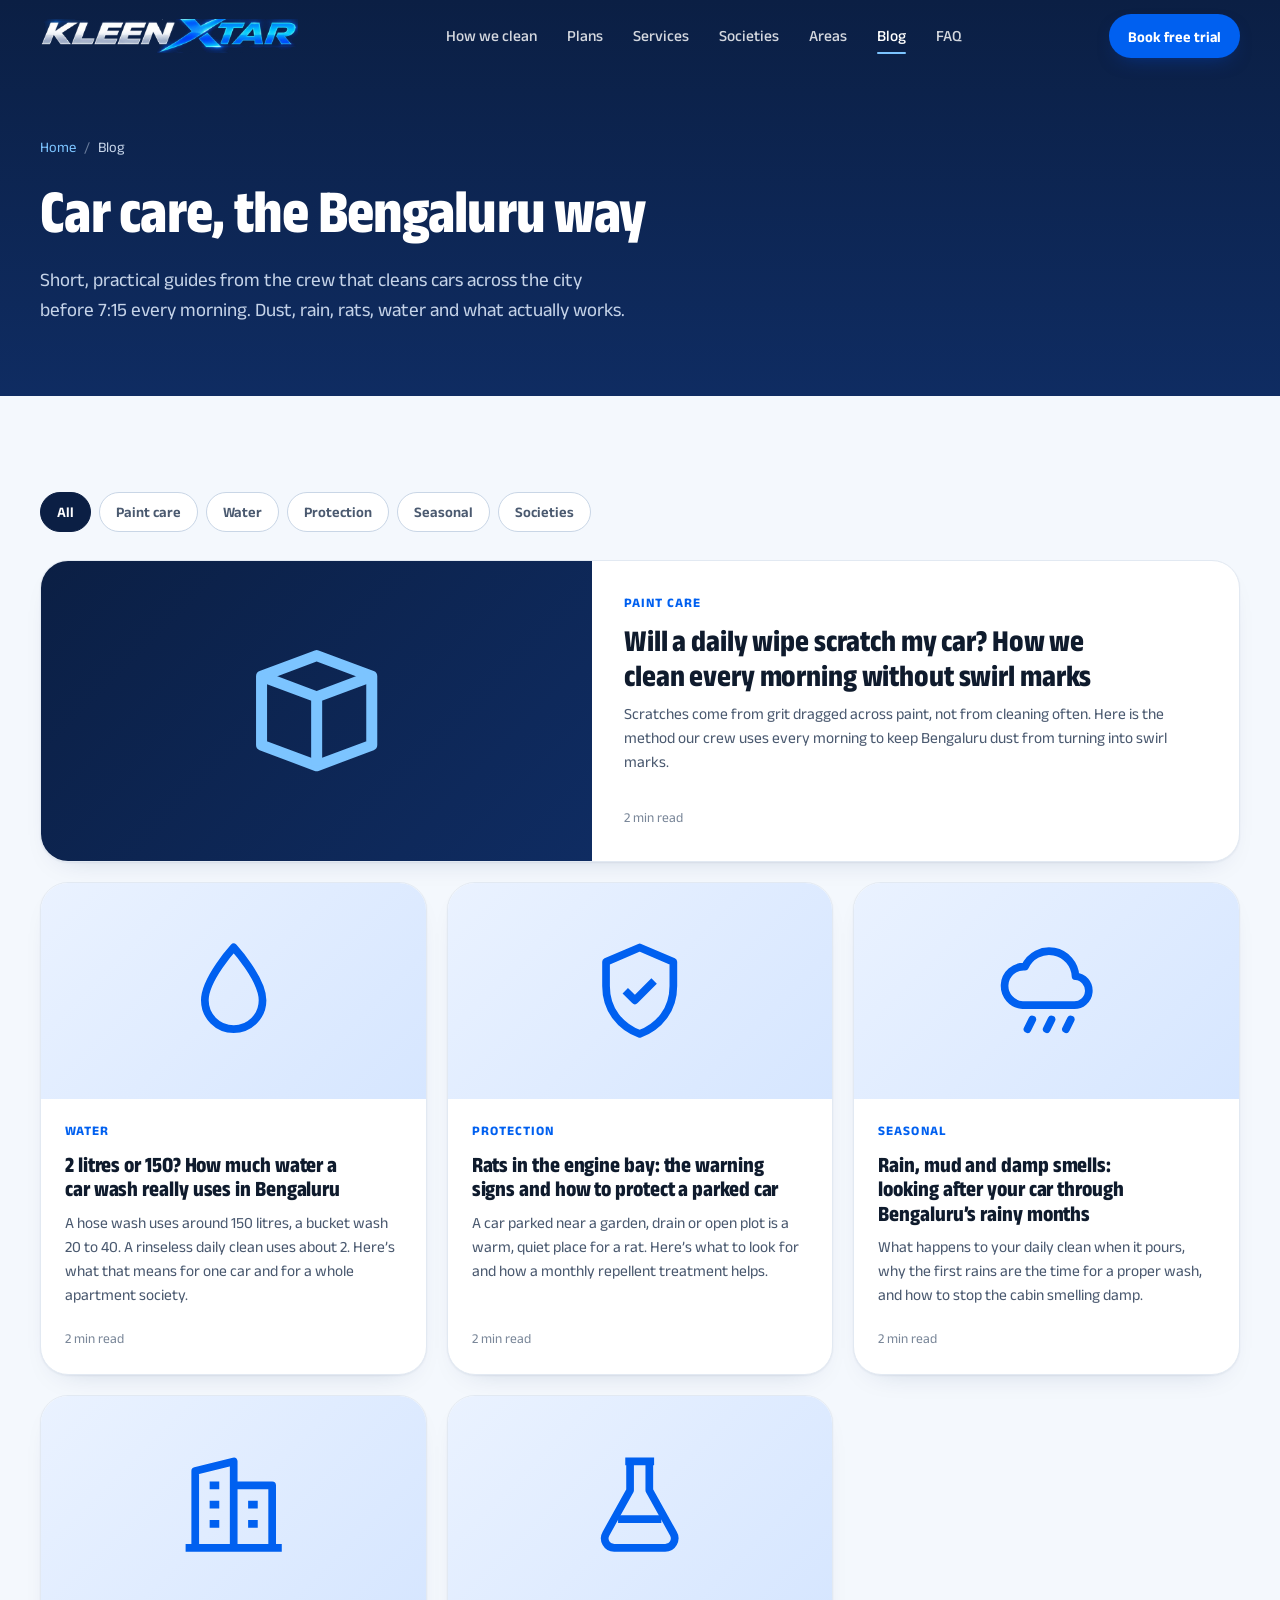
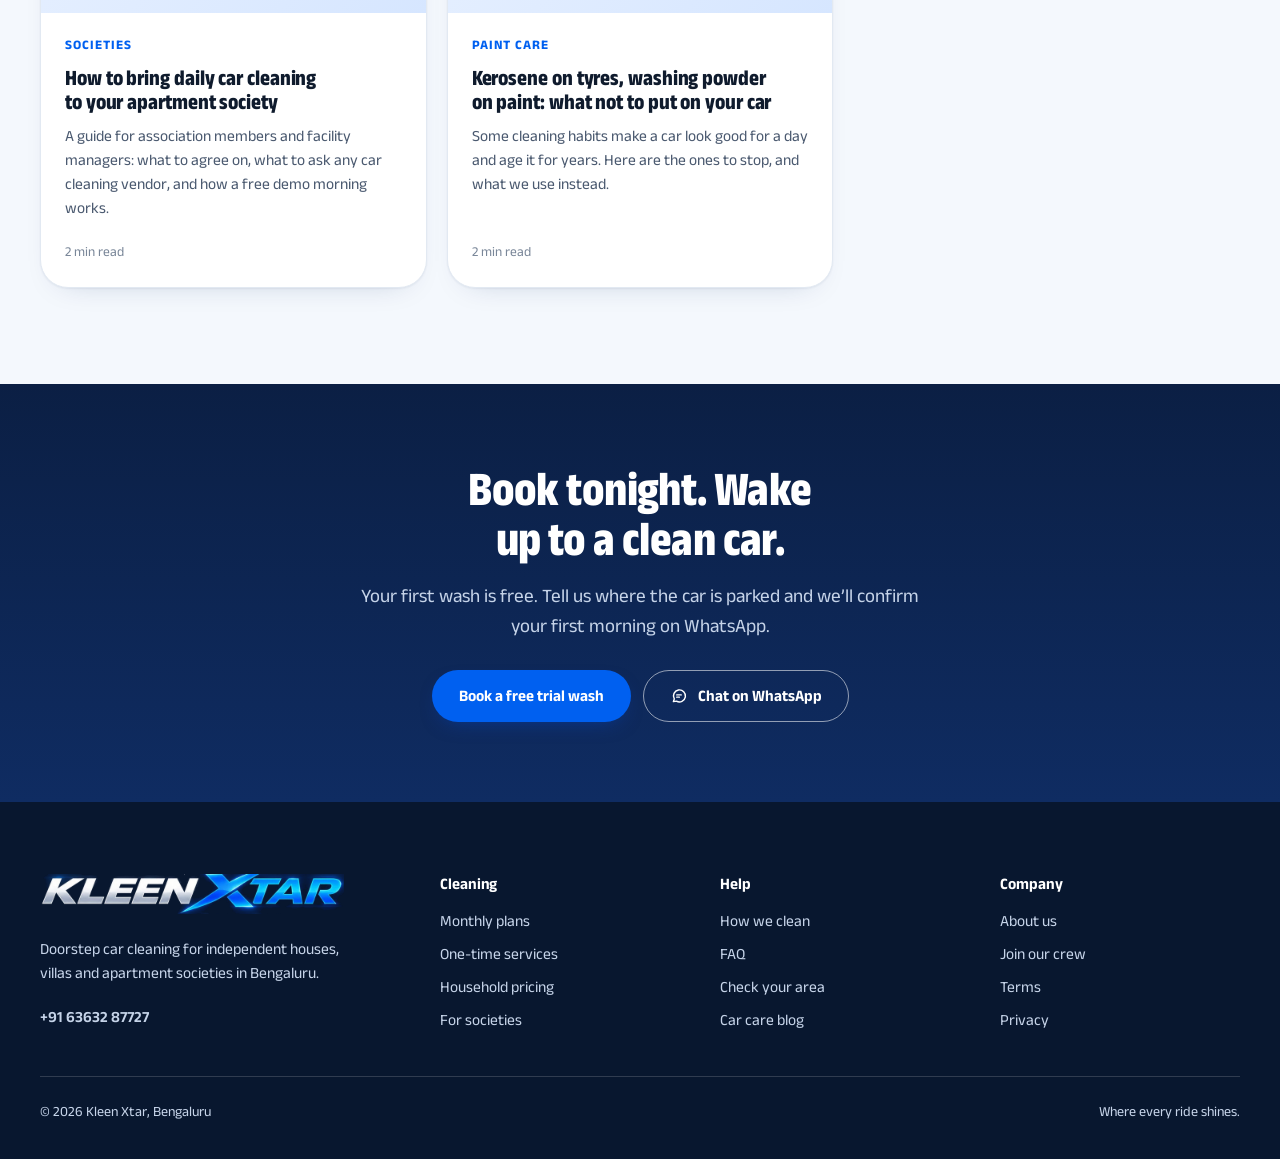
<file: test/blog/index.html>
<!DOCTYPE html>
<html lang="en-IN">
<head>
<meta charset="utf-8">
<meta name="robots" content="noindex,nofollow">
<meta name="viewport" content="width=device-width, initial-scale=1, viewport-fit=cover">
<title>Car care blog | Kleen Xtar, Bengaluru</title>
<meta name="description" content="Practical car care for Bengaluru: daily cleaning without scratches, saving water, rats in the engine bay, the rainy season and more.">
<meta name="theme-color" content="#0B1F44">
<meta property="og:title" content="Car care blog | Kleen Xtar, Bengaluru">
<meta property="og:description" content="Practical car care for Bengaluru: daily cleaning without scratches, saving water, rats in the engine bay, the rainy season and more.">
<meta property="og:type" content="website">
<link rel="icon" href="data:image/svg+xml,%3Csvg xmlns='http://www.w3.org/2000/svg' viewBox='0 0 32 32'%3E%3Crect width='32' height='32' rx='7' fill='%23000'/%3E%3Cpath d='M16 1C17 11 20 14.500 31 16C20 17.500 17 21 16 31C15 21 12 17.500 1 16C12 14.500 15 11 16 1Z' fill='%232E9BFF'/%3E%3C/svg%3E">
<link rel="preconnect" href="https://fonts.googleapis.com">
<link rel="preconnect" href="https://fonts.gstatic.com" crossorigin>
<link href="https://fonts.googleapis.com/css2?family=Anek+Latin:wdth,wght@75..125,100..800&amp;display=swap" rel="stylesheet">
<link href="https://fonts.googleapis.com/css2?family=Saira:ital,wdth,wght@0,75..125,400..900;1,75..125,400..900&amp;display=swap" rel="stylesheet">
<link rel="stylesheet" href="/test/assets/kx.css">
<link rel="stylesheet" href="/test/assets/kx-pages.css">
</head>
<body>
<div class="kx" id="kx-top">
<a class="kx-skip" href="#kx-main">Skip to content</a>

<header class="kx-nav">
  <div class="kx-wrap kx-nav__in">
    <a class="kx-logo" href="/test/v2/" aria-label="Kleen Xtar home"><img src="/test/assets/logo.webp" alt="Kleen Xtar" width="760" height="100"></a>
    <nav aria-label="Main">
      <ul class="kx-nav__links">
        <li><a href="/test/v2/#kx-process">How we clean</a></li>
        <li><a href="/test/v2/#kx-plans">Plans</a></li>
        <li><a href="/test/v2/#kx-services">Services</a></li>
        <li><a href="/test/v2/#kx-societies">Societies</a></li>
        <li><a href="/test/v2/#kx-areas">Areas</a></li>
        <li><a href="/test/blog/" class="is-on" aria-current="page">Blog</a></li>
        <li><a href="/test/v2/#kx-faq">FAQ</a></li>
      </ul>
    </nav>
    <div class="kx-nav__cta">
      <a class="kx-btn kx-btn--primary kx-btn--sm" href="/test/v2/#book">Book free trial</a>
      <button class="kx-burger" type="button" aria-label="Open menu" aria-expanded="false" aria-controls="kx-mnav"><span></span><span></span></button>
    </div>
  </div>
  <div class="kx-mnav" id="kx-mnav">
    <ul>
      <li><a href="/test/v2/#kx-process">How we clean</a></li>
      <li><a href="/test/v2/#kx-plans">Plans</a></li>
      <li><a href="/test/v2/#kx-services">Services</a></li>
      <li><a href="/test/v2/#kx-societies">Societies</a></li>
      <li><a href="/test/v2/#kx-areas">Areas</a></li>
      <li><a href="/test/blog/">Blog</a></li>
      <li><a href="/test/v2/#kx-faq">FAQ</a></li>
    </ul>
    <a class="kx-btn kx-btn--primary" href="/test/v2/#book">Book a free trial wash</a>
  </div>
</header>

<main id="kx-main">
<section class="kx-phero">
  <div class="kx-wrap">
    <ol class="kx-crumbs"><li><a href="/test/v2/">Home</a></li><li aria-current="page">Blog</li></ol>
    <h1 class="kx-h1">Car care, the Bengaluru way</h1>
    <p class="kx-lead">Short, practical guides from the crew that cleans cars across the city before 7:15 every morning. Dust, rain, rats, water and what actually works.</p>
  </div>
</section>

<section class="kx-page kx-page--sky">
  <div class="kx-wrap">
    <div class="kx-tags" role="group" aria-label="Filter by topic"><button type="button" data-tag="all" aria-pressed="true">All</button><button type="button" data-tag="Paint care" aria-pressed="false">Paint care</button><button type="button" data-tag="Water" aria-pressed="false">Water</button><button type="button" data-tag="Protection" aria-pressed="false">Protection</button><button type="button" data-tag="Seasonal" aria-pressed="false">Seasonal</button><button type="button" data-tag="Societies" aria-pressed="false">Societies</button></div>
    <div class="kx-posts">
    <article class="kx-post kx-post--lead" data-tag="Paint care">
      <div class="kx-post__art" aria-hidden="true"><svg viewBox="0 0 24 24" fill="none" stroke="currentColor" stroke-width="1.6" stroke-linejoin="round" aria-hidden="true"><path d="M4 7l8-3 8 3v10l-8 3-8-3z"/><path d="M4 7l8 3 8-3M12 10v10"/></svg></div>
      <div class="kx-post__b">
        <span class="kx-eyebrow">Paint care</span>
        <h2><a href="/test/blog/daily-car-wiping-without-scratches/">Will a daily wipe scratch my car? How we clean every morning without swirl marks</a></h2>
        <p>Scratches come from grit dragged across paint, not from cleaning often. Here is the method our crew uses every morning to keep Bengaluru dust from turning into swirl marks.</p>
        <span class="kx-post__m">2 min read</span>
      </div>
    </article>
    <article class="kx-post" data-tag="Water">
      <div class="kx-post__art" aria-hidden="true"><svg viewBox="0 0 24 24" fill="none" stroke="currentColor" stroke-width="1.6" stroke-linejoin="round" aria-hidden="true"><path d="M12 3s6 6.6 6 11a6 6 0 0 1-12 0c0-4.4 6-11 6-11z"/></svg></div>
      <div class="kx-post__b">
        <span class="kx-eyebrow">Water</span>
        <h2><a href="/test/blog/how-much-water-does-a-car-wash-use/">2 litres or 150? How much water a car wash really uses in Bengaluru</a></h2>
        <p>A hose wash uses around 150 litres, a bucket wash 20 to 40. A rinseless daily clean uses about 2. Here’s what that means for one car and for a whole apartment society.</p>
        <span class="kx-post__m">2 min read</span>
      </div>
    </article>
    <article class="kx-post" data-tag="Protection">
      <div class="kx-post__art" aria-hidden="true"><svg viewBox="0 0 24 24" fill="none" stroke="currentColor" stroke-width="1.6" stroke-linejoin="round" aria-hidden="true"><path d="M12 3l7 3v5c0 5-3 8.5-7 10-4-1.5-7-5-7-10V6z"/><path d="M9 12l2 2 4-4"/></svg></div>
      <div class="kx-post__b">
        <span class="kx-eyebrow">Protection</span>
        <h2><a href="/test/blog/rats-in-car-engine-bay/">Rats in the engine bay: the warning signs and how to protect a parked car</a></h2>
        <p>A car parked near a garden, drain or open plot is a warm, quiet place for a rat. Here’s what to look for and how a monthly repellent treatment helps.</p>
        <span class="kx-post__m">2 min read</span>
      </div>
    </article>
    <article class="kx-post" data-tag="Seasonal">
      <div class="kx-post__art" aria-hidden="true"><svg viewBox="0 0 24 24" fill="none" stroke="currentColor" stroke-width="1.6" stroke-linecap="round" stroke-linejoin="round" aria-hidden="true"><path d="M7 15a4 4 0 0 1 .5-8 5.5 5.5 0 0 1 10.5 2 3 3 0 0 1-.5 6z"/><path d="M9 18l-1 2M13 18l-1 2M17 18l-1 2"/></svg></div>
      <div class="kx-post__b">
        <span class="kx-eyebrow">Seasonal</span>
        <h2><a href="/test/blog/car-care-in-the-rains/">Rain, mud and damp smells: looking after your car through Bengaluru’s rainy months</a></h2>
        <p>What happens to your daily clean when it pours, why the first rains are the time for a proper wash, and how to stop the cabin smelling damp.</p>
        <span class="kx-post__m">2 min read</span>
      </div>
    </article>
    <article class="kx-post" data-tag="Societies">
      <div class="kx-post__art" aria-hidden="true"><svg viewBox="0 0 24 24" fill="none" stroke="currentColor" stroke-width="1.6" stroke-linejoin="round" aria-hidden="true"><path d="M4 21V5l8-2v18M12 8h8v13M2 21h20"/><path d="M7 8h2M7 12h2M7 16h2M15 12h2M15 16h2"/></svg></div>
      <div class="kx-post__b">
        <span class="kx-eyebrow">Societies</span>
        <h2><a href="/test/blog/daily-car-cleaning-for-apartment-societies/">How to bring daily car cleaning to your apartment society</a></h2>
        <p>A guide for association members and facility managers: what to agree on, what to ask any car cleaning vendor, and how a free demo morning works.</p>
        <span class="kx-post__m">2 min read</span>
      </div>
    </article>
    <article class="kx-post" data-tag="Paint care">
      <div class="kx-post__art" aria-hidden="true"><svg viewBox="0 0 24 24" fill="none" stroke="currentColor" stroke-width="1.6" stroke-linejoin="round" aria-hidden="true"><path d="M9 3h6M10 3v6l-5 9a2 2 0 0 0 1.7 3h10.6A2 2 0 0 0 19 18l-5-9V3"/><path d="M7.5 15h9"/></svg></div>
      <div class="kx-post__b">
        <span class="kx-eyebrow">Paint care</span>
        <h2><a href="/test/blog/what-not-to-use-on-your-car/">Kerosene on tyres, washing powder on paint: what not to put on your car</a></h2>
        <p>Some cleaning habits make a car look good for a day and age it for years. Here are the ones to stop, and what we use instead.</p>
        <span class="kx-post__m">2 min read</span>
      </div>
    </article>
    </div>
  </div>
</section>

<section class="kx-band" aria-labelledby="kx-band-h">
  <div class="kx-wrap">
    <h2 class="kx-h2" id="kx-band-h">Book tonight. Wake up to a clean car.</h2>
    <p class="kx-lead">Your first wash is free. Tell us where the car is parked and we’ll confirm your first morning on WhatsApp.</p>
    <div class="kx-cta__acts">
      <a class="kx-btn kx-btn--primary" href="/test/v2/#book">Book a free trial wash</a>
      <a class="kx-btn kx-btn--line-light" href="https://wa.me/916363287727?text=Hi%20Kleen%20Xtar%2C%20I%E2%80%99d%20like%20to%20book%20a%20free%20trial%20wash." target="_blank" rel="noopener"><svg viewBox="0 0 24 24" fill="none" stroke="currentColor" stroke-width="1.9" stroke-linecap="round" stroke-linejoin="round" aria-hidden="true" focusable="false"><path d="M4.5 19.5l1.2-3.6A8 8 0 1 1 8.6 18.8z"/><path d="M9 10.5h6M9 13.5h3.5"/></svg>Chat on WhatsApp</a>
    </div>
  </div>
</section>

</main>

<footer class="kx-foot">
  <div class="kx-wrap">
    <div class="kx-foot__top">
      <div class="kx-foot__about">
        <a class="kx-logo" href="/test/v2/" aria-label="Kleen Xtar home"><img src="/test/assets/logo.webp" alt="Kleen Xtar" width="760" height="100" loading="lazy"></a>
        <p>Doorstep car cleaning for independent houses, villas and apartment societies in Bengaluru.</p>
        <div class="kx-foot__contact">
          <a href="tel:+916363287727">+91 63632 87727</a>
        </div>
      </div>
      <div>
        <h4>Cleaning</h4>
        <ul><li><a href="/test/v2/#kx-plans">Monthly plans</a></li><li><a href="/test/v2/#kx-services">One-time services</a></li><li><a href="/test/v2/#kx-house">Household pricing</a></li><li><a href="/test/v2/#kx-societies">For societies</a></li></ul>
      </div>
      <div>
        <h4>Help</h4>
        <ul><li><a href="/test/v2/#kx-process">How we clean</a></li><li><a href="/test/v2/#kx-faq">FAQ</a></li><li><a href="/test/v2/#kx-areas">Check your area</a></li><li><a href="/test/blog/">Car care blog</a></li></ul>
      </div>
      <div>
        <h4>Company</h4>
        <ul><li><a href="/test/about/">About us</a></li><li><a href="/test/careers/">Join our crew</a></li><li><a href="/test/terms/">Terms</a></li><li><a href="/test/privacy/">Privacy</a></li></ul>
      </div>
    </div>
    <div class="kx-foot__bot"><span>© 2026 Kleen Xtar, Bengaluru</span><span>Where every ride shines.</span></div>
  </div>
</footer>

<div class="kx-mbar">
  <a class="kx-btn kx-btn--primary" href="/test/v2/#book">Book a free trial</a>
  <a class="kx-btn kx-btn--line-light" href="https://wa.me/916363287727?text=Hi%20Kleen%20Xtar%2C%20I%E2%80%99d%20like%20to%20book%20a%20free%20trial%20wash." target="_blank" rel="noopener"><svg viewBox="0 0 24 24" fill="none" stroke="currentColor" stroke-width="1.9" stroke-linecap="round" stroke-linejoin="round" aria-hidden="true" focusable="false"><path d="M4.5 19.5l1.2-3.6A8 8 0 1 1 8.6 18.8z"/><path d="M9 10.5h6M9 13.5h3.5"/></svg>WhatsApp</a>
</div>
</div>
<script src="/test/assets/kx-pages.js" defer></script>
</body>
</html>
</file>
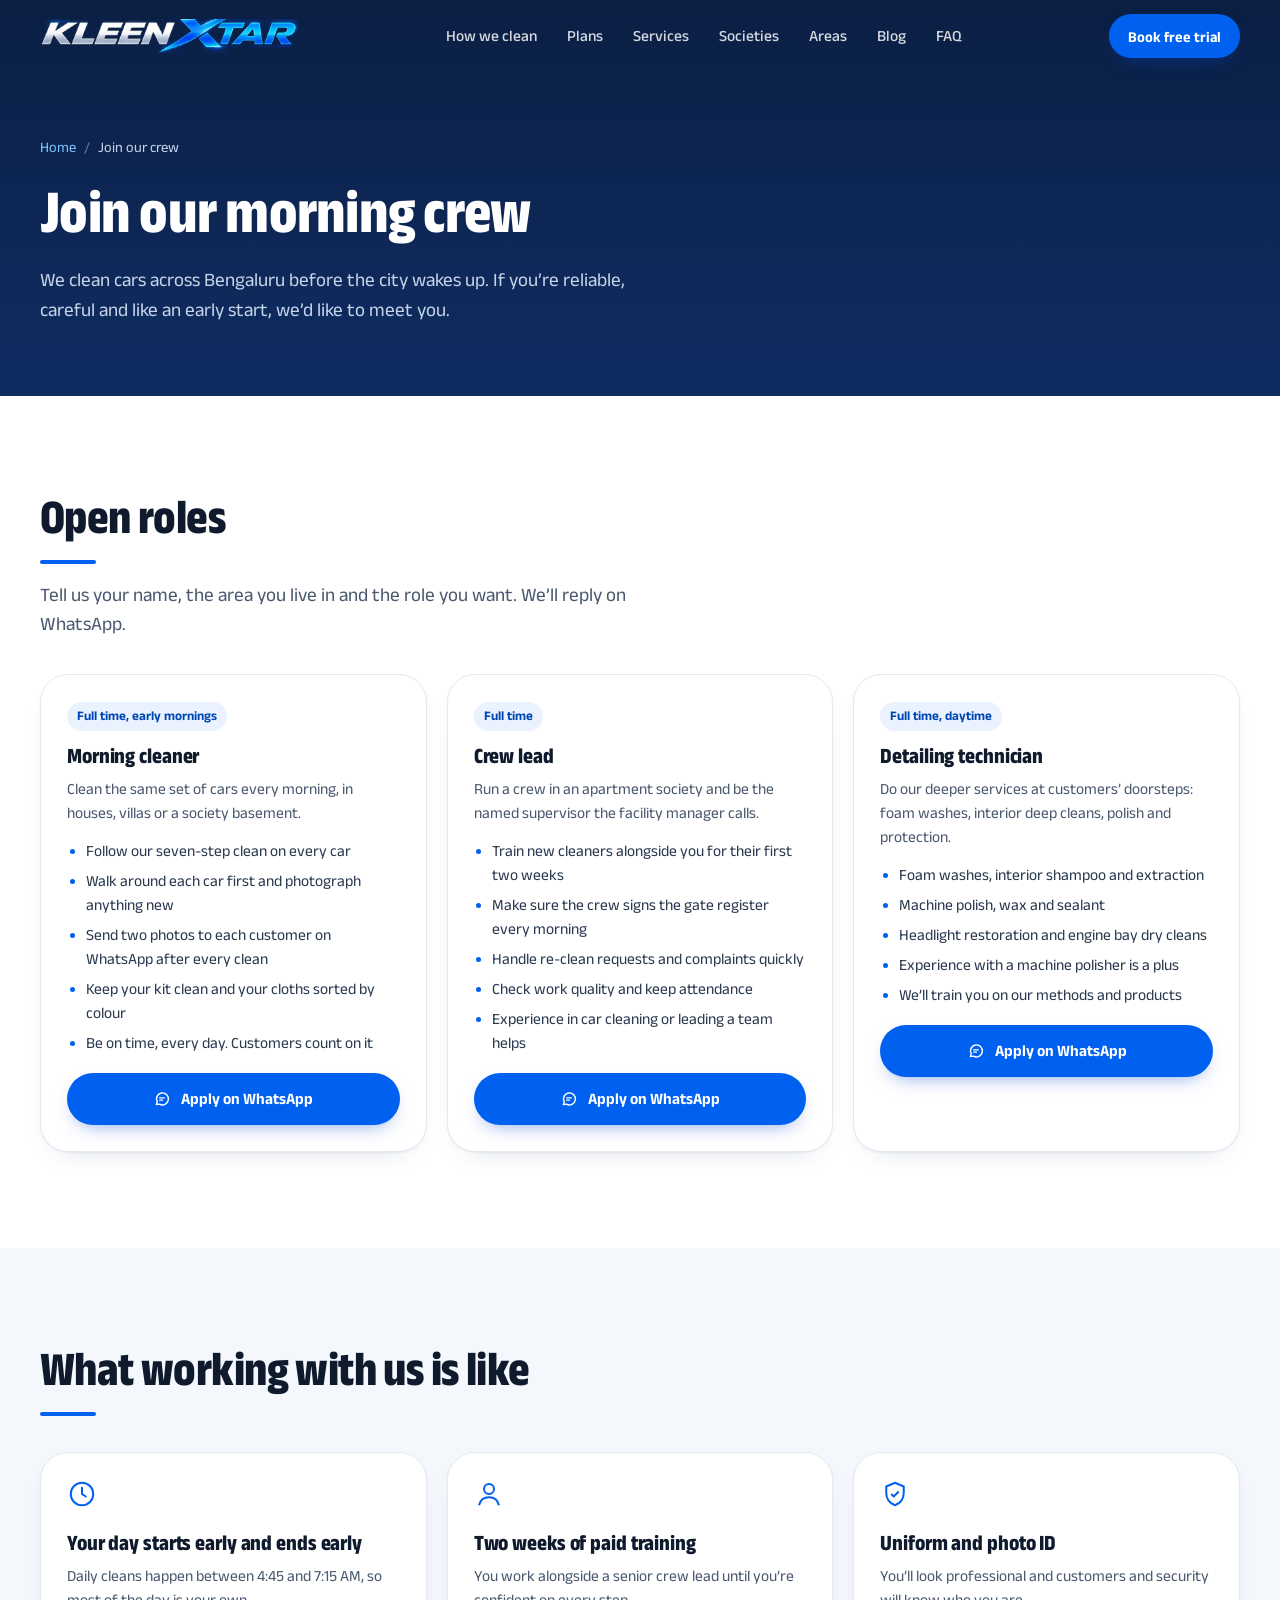
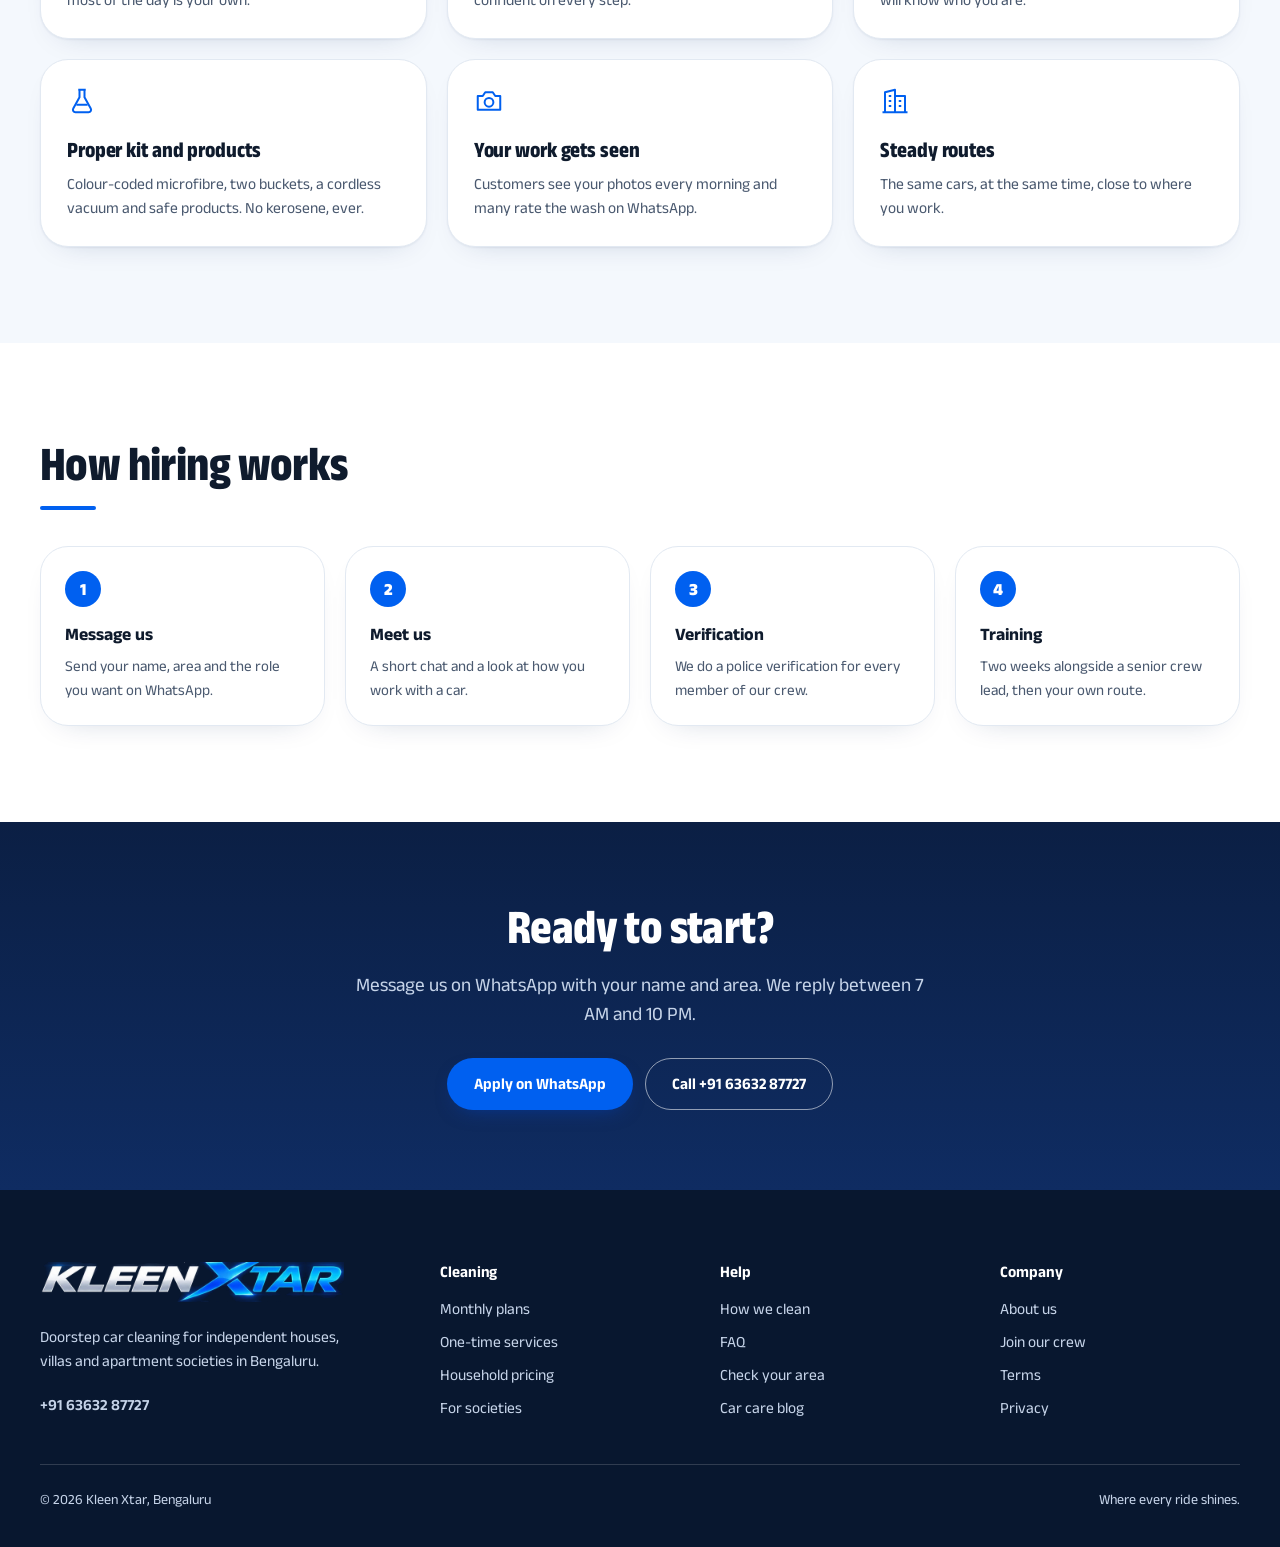
<file: test/careers/index.html>
<!DOCTYPE html>
<html lang="en-IN">
<head>
<meta charset="utf-8">
<meta name="robots" content="noindex,nofollow">
<meta name="viewport" content="width=device-width, initial-scale=1, viewport-fit=cover">
<title>Join our crew | Careers at Kleen Xtar, Bengaluru</title>
<meta name="description" content="Work with Kleen Xtar as a morning car cleaner, crew lead or detailing technician in Bengaluru. Apply on WhatsApp.">
<meta name="theme-color" content="#0B1F44">
<meta property="og:title" content="Join our crew | Careers at Kleen Xtar, Bengaluru">
<meta property="og:description" content="Work with Kleen Xtar as a morning car cleaner, crew lead or detailing technician in Bengaluru. Apply on WhatsApp.">
<meta property="og:type" content="website">
<link rel="icon" href="data:image/svg+xml,%3Csvg xmlns='http://www.w3.org/2000/svg' viewBox='0 0 32 32'%3E%3Crect width='32' height='32' rx='7' fill='%23000'/%3E%3Cpath d='M16 1C17 11 20 14.500 31 16C20 17.500 17 21 16 31C15 21 12 17.500 1 16C12 14.500 15 11 16 1Z' fill='%232E9BFF'/%3E%3C/svg%3E">
<link rel="preconnect" href="https://fonts.googleapis.com">
<link rel="preconnect" href="https://fonts.gstatic.com" crossorigin>
<link href="https://fonts.googleapis.com/css2?family=Anek+Latin:wdth,wght@75..125,100..800&amp;display=swap" rel="stylesheet">
<link href="https://fonts.googleapis.com/css2?family=Saira:ital,wdth,wght@0,75..125,400..900;1,75..125,400..900&amp;display=swap" rel="stylesheet">
<link rel="stylesheet" href="/test/assets/kx.css">
<link rel="stylesheet" href="/test/assets/kx-pages.css">
</head>
<body>
<div class="kx" id="kx-top">
<a class="kx-skip" href="#kx-main">Skip to content</a>

<header class="kx-nav">
  <div class="kx-wrap kx-nav__in">
    <a class="kx-logo" href="/test/v2/" aria-label="Kleen Xtar home"><img src="/test/assets/logo.webp" alt="Kleen Xtar" width="760" height="100"></a>
    <nav aria-label="Main">
      <ul class="kx-nav__links">
        <li><a href="/test/v2/#kx-process">How we clean</a></li>
        <li><a href="/test/v2/#kx-plans">Plans</a></li>
        <li><a href="/test/v2/#kx-services">Services</a></li>
        <li><a href="/test/v2/#kx-societies">Societies</a></li>
        <li><a href="/test/v2/#kx-areas">Areas</a></li>
        <li><a href="/test/blog/">Blog</a></li>
        <li><a href="/test/v2/#kx-faq">FAQ</a></li>
      </ul>
    </nav>
    <div class="kx-nav__cta">
      <a class="kx-btn kx-btn--primary kx-btn--sm" href="/test/v2/#book">Book free trial</a>
      <button class="kx-burger" type="button" aria-label="Open menu" aria-expanded="false" aria-controls="kx-mnav"><span></span><span></span></button>
    </div>
  </div>
  <div class="kx-mnav" id="kx-mnav">
    <ul>
      <li><a href="/test/v2/#kx-process">How we clean</a></li>
      <li><a href="/test/v2/#kx-plans">Plans</a></li>
      <li><a href="/test/v2/#kx-services">Services</a></li>
      <li><a href="/test/v2/#kx-societies">Societies</a></li>
      <li><a href="/test/v2/#kx-areas">Areas</a></li>
      <li><a href="/test/blog/">Blog</a></li>
      <li><a href="/test/v2/#kx-faq">FAQ</a></li>
    </ul>
    <a class="kx-btn kx-btn--primary" href="/test/v2/#book">Book a free trial wash</a>
  </div>
</header>

<main id="kx-main">
<section class="kx-phero">
  <div class="kx-wrap">
    <ol class="kx-crumbs"><li><a href="/test/v2/">Home</a></li><li aria-current="page">Join our crew</li></ol>
    <h1 class="kx-h1">Join our morning crew</h1>
    <p class="kx-lead">We clean cars across Bengaluru before the city wakes up. If you’re reliable, careful and like an early start, we’d like to meet you.</p>
  </div>
</section>

<section class="kx-page" aria-labelledby="kx-roles-h">
  <div class="kx-wrap">
    <div class="kx-sech">
      <h2 class="kx-h2" id="kx-roles-h">Open roles</h2>
      <p class="kx-lead">Tell us your name, the area you live in and the role you want. We’ll reply on WhatsApp.</p>
    </div>
    <div class="kx-grid3">
      <div class="kx-card kx-job">
        <span class="kx-job__tag">Full time, early mornings</span>
        <h3>Morning cleaner</h3>
        <p>Clean the same set of cars every morning, in houses, villas or a society basement.</p>
        <ul><li>Follow our seven-step clean on every car</li><li>Walk around each car first and photograph anything new</li><li>Send two photos to each customer on WhatsApp after every clean</li><li>Keep your kit clean and your cloths sorted by colour</li><li>Be on time, every day. Customers count on it</li></ul>
        <a class="kx-btn kx-btn--primary" href="https://wa.me/916363287727?text=Hi%20Kleen%20Xtar%2C%20I%E2%80%99d%20like%20to%20join%20your%20crew.%0AName%3A%0AArea%20I%20live%20in%3A%0ARole%20I%E2%80%99m%20interested%20in%3A%20Morning%20cleaner%0AExperience%20%28if%20any%29%3A" target="_blank" rel="noopener"><svg viewBox="0 0 24 24" fill="none" stroke="currentColor" stroke-width="1.9" stroke-linecap="round" stroke-linejoin="round" aria-hidden="true" focusable="false"><path d="M4.5 19.5l1.2-3.6A8 8 0 1 1 8.6 18.8z"/><path d="M9 10.5h6M9 13.5h3.5"/></svg>Apply on WhatsApp</a>
      </div>
      <div class="kx-card kx-job">
        <span class="kx-job__tag">Full time</span>
        <h3>Crew lead</h3>
        <p>Run a crew in an apartment society and be the named supervisor the facility manager calls.</p>
        <ul><li>Train new cleaners alongside you for their first two weeks</li><li>Make sure the crew signs the gate register every morning</li><li>Handle re-clean requests and complaints quickly</li><li>Check work quality and keep attendance</li><li>Experience in car cleaning or leading a team helps</li></ul>
        <a class="kx-btn kx-btn--primary" href="https://wa.me/916363287727?text=Hi%20Kleen%20Xtar%2C%20I%E2%80%99d%20like%20to%20join%20your%20crew.%0AName%3A%0AArea%20I%20live%20in%3A%0ARole%20I%E2%80%99m%20interested%20in%3A%20Crew%20lead%0AExperience%20%28if%20any%29%3A" target="_blank" rel="noopener"><svg viewBox="0 0 24 24" fill="none" stroke="currentColor" stroke-width="1.9" stroke-linecap="round" stroke-linejoin="round" aria-hidden="true" focusable="false"><path d="M4.5 19.5l1.2-3.6A8 8 0 1 1 8.6 18.8z"/><path d="M9 10.5h6M9 13.5h3.5"/></svg>Apply on WhatsApp</a>
      </div>
      <div class="kx-card kx-job">
        <span class="kx-job__tag">Full time, daytime</span>
        <h3>Detailing technician</h3>
        <p>Do our deeper services at customers’ doorsteps: foam washes, interior deep cleans, polish and protection.</p>
        <ul><li>Foam washes, interior shampoo and extraction</li><li>Machine polish, wax and sealant</li><li>Headlight restoration and engine bay dry cleans</li><li>Experience with a machine polisher is a plus</li><li>We’ll train you on our methods and products</li></ul>
        <a class="kx-btn kx-btn--primary" href="https://wa.me/916363287727?text=Hi%20Kleen%20Xtar%2C%20I%E2%80%99d%20like%20to%20join%20your%20crew.%0AName%3A%0AArea%20I%20live%20in%3A%0ARole%20I%E2%80%99m%20interested%20in%3A%20Detailing%20technician%0AExperience%20%28if%20any%29%3A" target="_blank" rel="noopener"><svg viewBox="0 0 24 24" fill="none" stroke="currentColor" stroke-width="1.9" stroke-linecap="round" stroke-linejoin="round" aria-hidden="true" focusable="false"><path d="M4.5 19.5l1.2-3.6A8 8 0 1 1 8.6 18.8z"/><path d="M9 10.5h6M9 13.5h3.5"/></svg>Apply on WhatsApp</a>
      </div>
    </div>
  </div>
</section>

<section class="kx-page kx-page--sky" aria-labelledby="kx-perks-h">
  <div class="kx-wrap">
    <div class="kx-sech"><h2 class="kx-h2" id="kx-perks-h">What working with us is like</h2></div>
    <div class="kx-grid3"><div class="kx-card kx-val"><svg viewBox="0 0 24 24" fill="none" stroke="currentColor" stroke-width="1.6" stroke-linecap="round" aria-hidden="true"><circle cx="12" cy="12" r="9"/><path d="M12 7v5l3 2"/></svg><h3>Your day starts early and ends early</h3><p>Daily cleans happen between 4:45 and 7:15 AM, so most of the day is your own.</p></div><div class="kx-card kx-val"><svg viewBox="0 0 24 24" fill="none" stroke="currentColor" stroke-width="1.6" stroke-linejoin="round" aria-hidden="true"><circle cx="12" cy="8" r="4"/><path d="M4 21c1-4.5 4.3-6.5 8-6.5s7 2 8 6.5"/></svg><h3>Two weeks of paid training</h3><p>You work alongside a senior crew lead until you’re confident on every step.</p></div><div class="kx-card kx-val"><svg viewBox="0 0 24 24" fill="none" stroke="currentColor" stroke-width="1.6" stroke-linejoin="round" aria-hidden="true"><path d="M12 3l7 3v5c0 5-3 8.5-7 10-4-1.5-7-5-7-10V6z"/><path d="M9 12l2 2 4-4"/></svg><h3>Uniform and photo ID</h3><p>You’ll look professional and customers and security will know who you are.</p></div><div class="kx-card kx-val"><svg viewBox="0 0 24 24" fill="none" stroke="currentColor" stroke-width="1.6" stroke-linejoin="round" aria-hidden="true"><path d="M9 3h6M10 3v6l-5 9a2 2 0 0 0 1.7 3h10.6A2 2 0 0 0 19 18l-5-9V3"/><path d="M7.5 15h9"/></svg><h3>Proper kit and products</h3><p>Colour-coded microfibre, two buckets, a cordless vacuum and safe products. No kerosene, ever.</p></div><div class="kx-card kx-val"><svg viewBox="0 0 24 24" fill="none" stroke="currentColor" stroke-width="1.6" stroke-linejoin="round" aria-hidden="true"><path d="M3 8h4l2-3h6l2 3h4v11H3z"/><circle cx="12" cy="13" r="3.5"/></svg><h3>Your work gets seen</h3><p>Customers see your photos every morning and many rate the wash on WhatsApp.</p></div><div class="kx-card kx-val"><svg viewBox="0 0 24 24" fill="none" stroke="currentColor" stroke-width="1.6" stroke-linejoin="round" aria-hidden="true"><path d="M4 21V5l8-2v18M12 8h8v13M2 21h20"/><path d="M7 8h2M7 12h2M7 16h2M15 12h2M15 16h2"/></svg><h3>Steady routes</h3><p>The same cars, at the same time, close to where you work.</p></div></div>
  </div>
</section>

<section class="kx-page" aria-labelledby="kx-hire-h">
  <div class="kx-wrap">
    <div class="kx-sech"><h2 class="kx-h2" id="kx-hire-h">How hiring works</h2></div>
    <ol class="kx-steps-list">
      <li><b>Message us</b><span>Send your name, area and the role you want on WhatsApp.</span></li>
      <li><b>Meet us</b><span>A short chat and a look at how you work with a car.</span></li>
      <li><b>Verification</b><span>We do a police verification for every member of our crew.</span></li>
      <li><b>Training</b><span>Two weeks alongside a senior crew lead, then your own route.</span></li>
    </ol>
  </div>
</section>

<section class="kx-band" aria-labelledby="kx-band-h">
  <div class="kx-wrap">
    <h2 class="kx-h2" id="kx-band-h">Ready to start?</h2>
    <p class="kx-lead">Message us on WhatsApp with your name and area. We reply between 7 AM and 10 PM.</p>
    <div class="kx-cta__acts">
      <a class="kx-btn kx-btn--primary" href="https://wa.me/916363287727?text=Hi%20Kleen%20Xtar%2C%20I%E2%80%99d%20like%20to%20join%20your%20crew.%0AName%3A%0AArea%20I%20live%20in%3A%0ARole%20I%E2%80%99m%20interested%20in%3A%0AExperience%20%28if%20any%29%3A" target="_blank" rel="noopener">Apply on WhatsApp</a>
      <a class="kx-btn kx-btn--line-light" href="tel:+916363287727">Call +91 63632 87727</a>
    </div>
  </div>
</section>

</main>

<footer class="kx-foot">
  <div class="kx-wrap">
    <div class="kx-foot__top">
      <div class="kx-foot__about">
        <a class="kx-logo" href="/test/v2/" aria-label="Kleen Xtar home"><img src="/test/assets/logo.webp" alt="Kleen Xtar" width="760" height="100" loading="lazy"></a>
        <p>Doorstep car cleaning for independent houses, villas and apartment societies in Bengaluru.</p>
        <div class="kx-foot__contact">
          <a href="tel:+916363287727">+91 63632 87727</a>
        </div>
      </div>
      <div>
        <h4>Cleaning</h4>
        <ul><li><a href="/test/v2/#kx-plans">Monthly plans</a></li><li><a href="/test/v2/#kx-services">One-time services</a></li><li><a href="/test/v2/#kx-house">Household pricing</a></li><li><a href="/test/v2/#kx-societies">For societies</a></li></ul>
      </div>
      <div>
        <h4>Help</h4>
        <ul><li><a href="/test/v2/#kx-process">How we clean</a></li><li><a href="/test/v2/#kx-faq">FAQ</a></li><li><a href="/test/v2/#kx-areas">Check your area</a></li><li><a href="/test/blog/">Car care blog</a></li></ul>
      </div>
      <div>
        <h4>Company</h4>
        <ul><li><a href="/test/about/">About us</a></li><li><a href="/test/careers/">Join our crew</a></li><li><a href="/test/terms/">Terms</a></li><li><a href="/test/privacy/">Privacy</a></li></ul>
      </div>
    </div>
    <div class="kx-foot__bot"><span>© 2026 Kleen Xtar, Bengaluru</span><span>Where every ride shines.</span></div>
  </div>
</footer>

<div class="kx-mbar">
  <a class="kx-btn kx-btn--primary" href="/test/v2/#book">Book a free trial</a>
  <a class="kx-btn kx-btn--line-light" href="https://wa.me/916363287727?text=Hi%20Kleen%20Xtar%2C%20I%E2%80%99d%20like%20to%20book%20a%20free%20trial%20wash." target="_blank" rel="noopener"><svg viewBox="0 0 24 24" fill="none" stroke="currentColor" stroke-width="1.9" stroke-linecap="round" stroke-linejoin="round" aria-hidden="true" focusable="false"><path d="M4.5 19.5l1.2-3.6A8 8 0 1 1 8.6 18.8z"/><path d="M9 10.5h6M9 13.5h3.5"/></svg>WhatsApp</a>
</div>
</div>
<script src="/test/assets/kx-pages.js" defer></script>
</body>
</html>
</file>
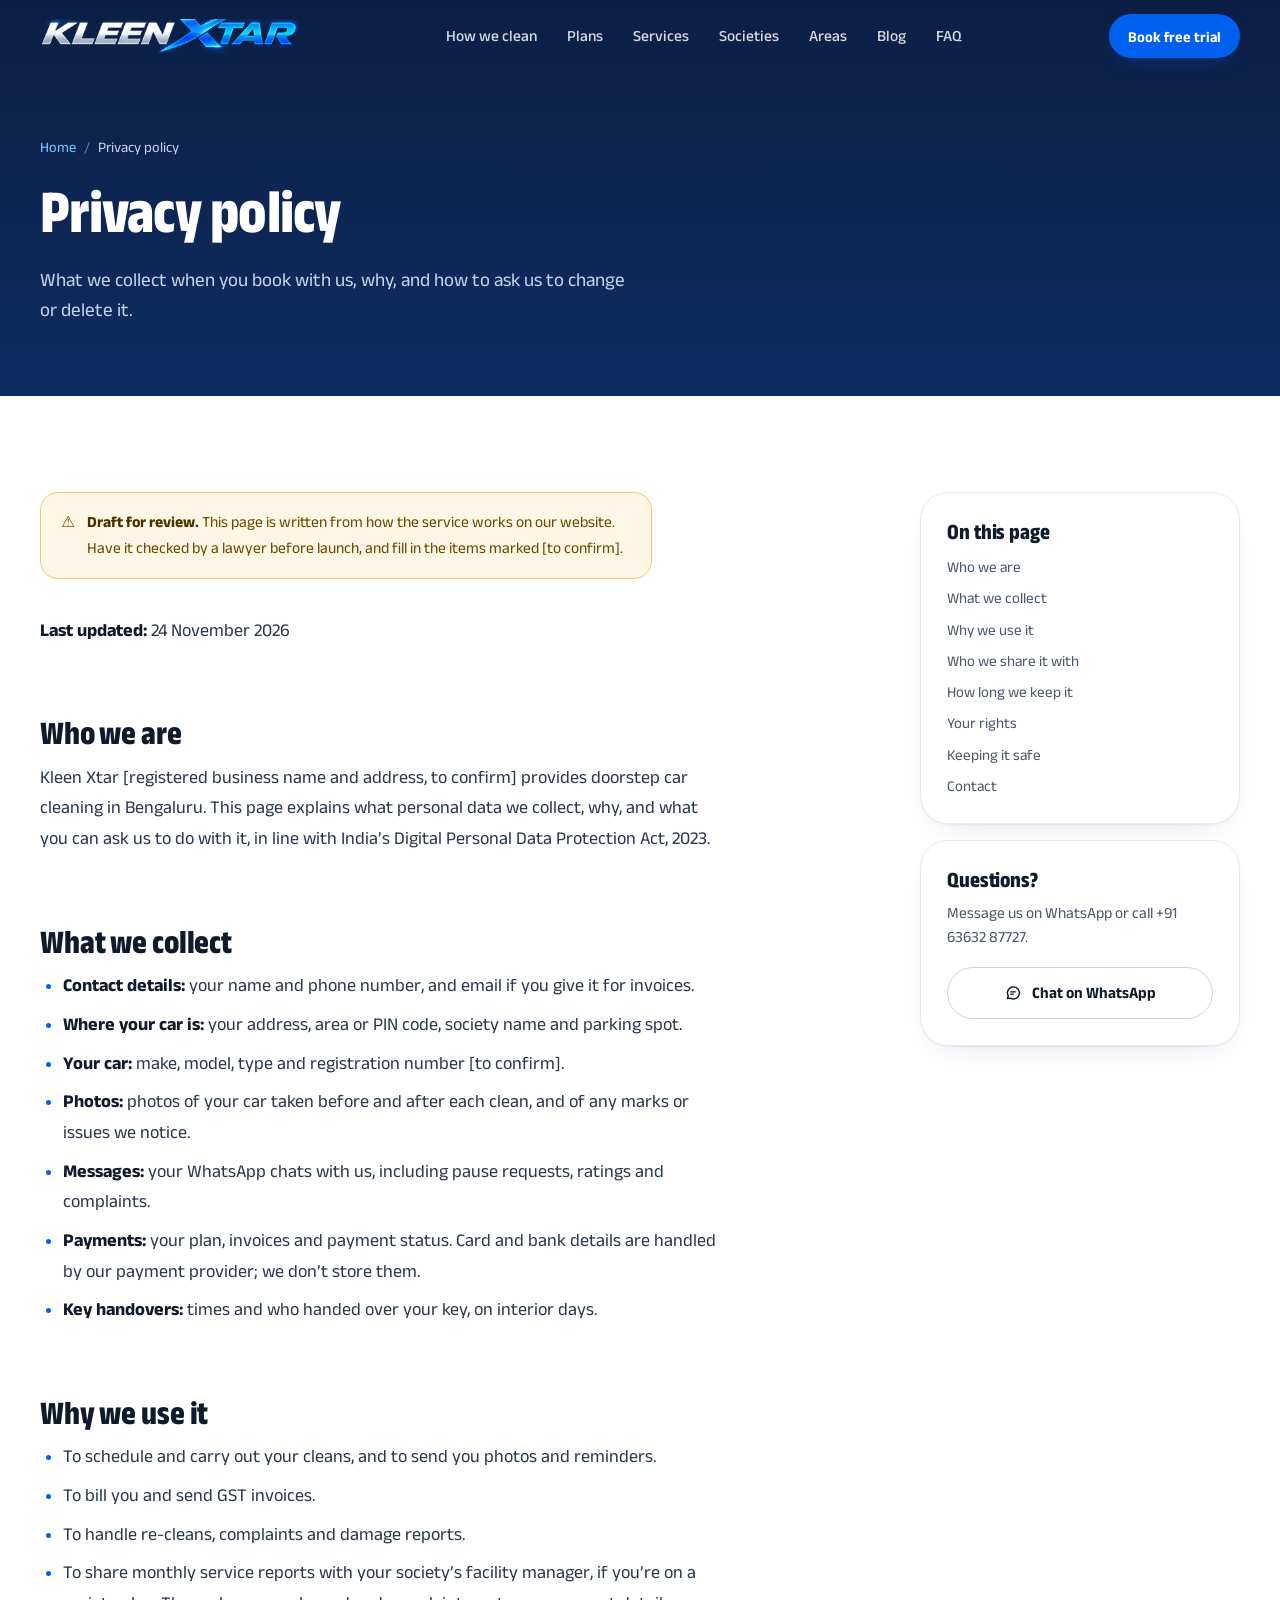
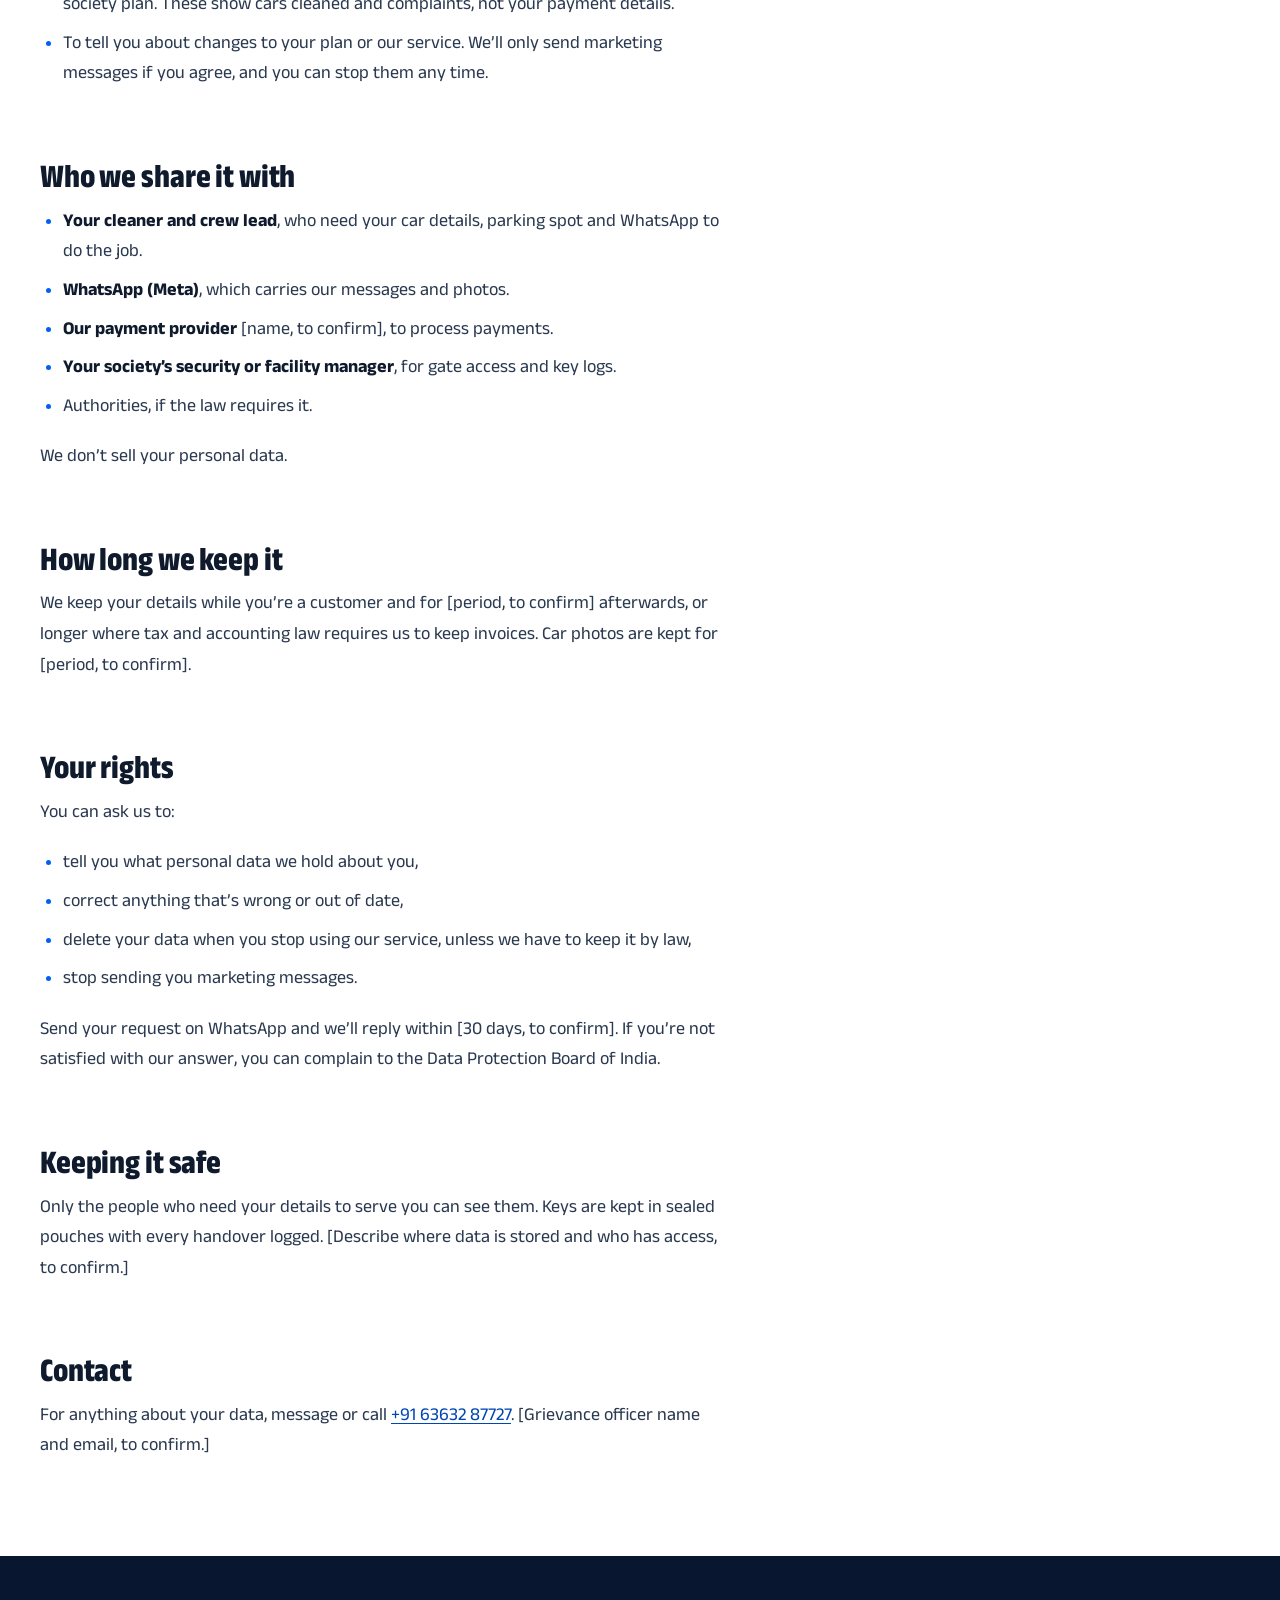
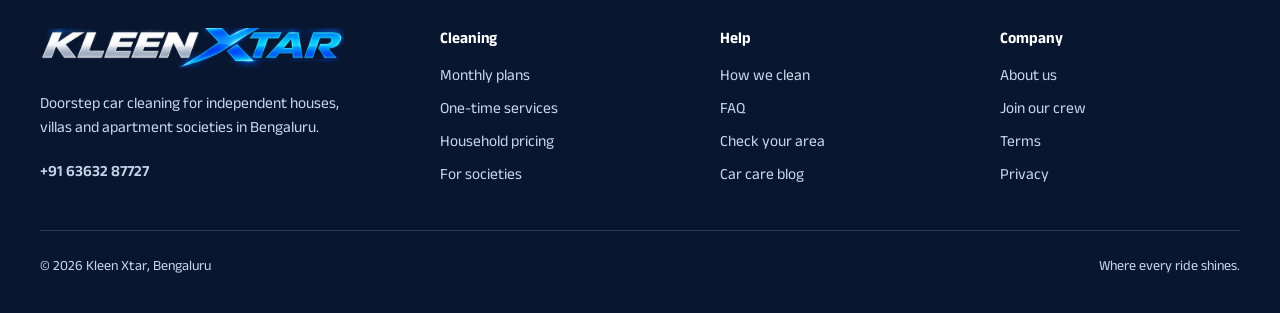
<file: test/privacy/index.html>
<!DOCTYPE html>
<html lang="en-IN">
<head>
<meta charset="utf-8">
<meta name="robots" content="noindex,nofollow">
<meta name="viewport" content="width=device-width, initial-scale=1, viewport-fit=cover">
<title>Privacy policy | Kleen Xtar</title>
<meta name="description" content="How Kleen Xtar collects and uses personal data for doorstep car cleaning in Bengaluru.">
<meta name="theme-color" content="#0B1F44">
<meta property="og:title" content="Privacy policy | Kleen Xtar">
<meta property="og:description" content="How Kleen Xtar collects and uses personal data for doorstep car cleaning in Bengaluru.">
<meta property="og:type" content="website">
<link rel="icon" href="data:image/svg+xml,%3Csvg xmlns='http://www.w3.org/2000/svg' viewBox='0 0 32 32'%3E%3Crect width='32' height='32' rx='7' fill='%23000'/%3E%3Cpath d='M16 1C17 11 20 14.500 31 16C20 17.500 17 21 16 31C15 21 12 17.500 1 16C12 14.500 15 11 16 1Z' fill='%232E9BFF'/%3E%3C/svg%3E">
<link rel="preconnect" href="https://fonts.googleapis.com">
<link rel="preconnect" href="https://fonts.gstatic.com" crossorigin>
<link href="https://fonts.googleapis.com/css2?family=Anek+Latin:wdth,wght@75..125,100..800&amp;display=swap" rel="stylesheet">
<link href="https://fonts.googleapis.com/css2?family=Saira:ital,wdth,wght@0,75..125,400..900;1,75..125,400..900&amp;display=swap" rel="stylesheet">
<link rel="stylesheet" href="/test/assets/kx.css">
<link rel="stylesheet" href="/test/assets/kx-pages.css">
</head>
<body>
<div class="kx" id="kx-top">
<a class="kx-skip" href="#kx-main">Skip to content</a>

<header class="kx-nav">
  <div class="kx-wrap kx-nav__in">
    <a class="kx-logo" href="/test/v2/" aria-label="Kleen Xtar home"><img src="/test/assets/logo.webp" alt="Kleen Xtar" width="760" height="100"></a>
    <nav aria-label="Main">
      <ul class="kx-nav__links">
        <li><a href="/test/v2/#kx-process">How we clean</a></li>
        <li><a href="/test/v2/#kx-plans">Plans</a></li>
        <li><a href="/test/v2/#kx-services">Services</a></li>
        <li><a href="/test/v2/#kx-societies">Societies</a></li>
        <li><a href="/test/v2/#kx-areas">Areas</a></li>
        <li><a href="/test/blog/">Blog</a></li>
        <li><a href="/test/v2/#kx-faq">FAQ</a></li>
      </ul>
    </nav>
    <div class="kx-nav__cta">
      <a class="kx-btn kx-btn--primary kx-btn--sm" href="/test/v2/#book">Book free trial</a>
      <button class="kx-burger" type="button" aria-label="Open menu" aria-expanded="false" aria-controls="kx-mnav"><span></span><span></span></button>
    </div>
  </div>
  <div class="kx-mnav" id="kx-mnav">
    <ul>
      <li><a href="/test/v2/#kx-process">How we clean</a></li>
      <li><a href="/test/v2/#kx-plans">Plans</a></li>
      <li><a href="/test/v2/#kx-services">Services</a></li>
      <li><a href="/test/v2/#kx-societies">Societies</a></li>
      <li><a href="/test/v2/#kx-areas">Areas</a></li>
      <li><a href="/test/blog/">Blog</a></li>
      <li><a href="/test/v2/#kx-faq">FAQ</a></li>
    </ul>
    <a class="kx-btn kx-btn--primary" href="/test/v2/#book">Book a free trial wash</a>
  </div>
</header>

<main id="kx-main">
<section class="kx-phero">
  <div class="kx-wrap">
    <ol class="kx-crumbs"><li><a href="/test/v2/">Home</a></li><li aria-current="page">Privacy policy</li></ol>
    <h1 class="kx-h1">Privacy policy</h1>
    <p class="kx-lead">What we collect when you book with us, why, and how to ask us to change or delete it.</p>
  </div>
</section>

<section class="kx-page">
  <div class="kx-wrap kx-art">
    <div class="kx-prose">
      <div class="kx-draft" role="note"><span>⚠</span><span><b>Draft for review.</b> This page is written from how the service works on our website. Have it checked by a lawyer before launch, and fill in the items marked [to confirm].</span></div>
      <p><b>Last updated:</b> 24 November 2026</p>
<h2 id="who">Who we are</h2>
<p>Kleen Xtar [registered business name and address, to confirm] provides doorstep car cleaning in Bengaluru. This page explains what personal data we collect, why, and what you can ask us to do with it, in line with India’s Digital Personal Data Protection Act, 2023.</p>
<h2 id="collect">What we collect</h2>
<ul><li><b>Contact details:</b> your name and phone number, and email if you give it for invoices.</li><li><b>Where your car is:</b> your address, area or PIN code, society name and parking spot.</li><li><b>Your car:</b> make, model, type and registration number [to confirm].</li><li><b>Photos:</b> photos of your car taken before and after each clean, and of any marks or issues we notice.</li><li><b>Messages:</b> your WhatsApp chats with us, including pause requests, ratings and complaints.</li><li><b>Payments:</b> your plan, invoices and payment status. Card and bank details are handled by our payment provider; we don’t store them.</li><li><b>Key handovers:</b> times and who handed over your key, on interior days.</li></ul>
<h2 id="why">Why we use it</h2>
<ul><li>To schedule and carry out your cleans, and to send you photos and reminders.</li><li>To bill you and send GST invoices.</li><li>To handle re-cleans, complaints and damage reports.</li><li>To share monthly service reports with your society’s facility manager, if you’re on a society plan. These show cars cleaned and complaints, not your payment details.</li><li>To tell you about changes to your plan or our service. We’ll only send marketing messages if you agree, and you can stop them any time.</li></ul>
<h2 id="share">Who we share it with</h2>
<ul><li><b>Your cleaner and crew lead</b>, who need your car details, parking spot and WhatsApp to do the job.</li><li><b>WhatsApp (Meta)</b>, which carries our messages and photos.</li><li><b>Our payment provider</b> [name, to confirm], to process payments.</li><li><b>Your society’s security or facility manager</b>, for gate access and key logs.</li><li>Authorities, if the law requires it.</li></ul><p>We don’t sell your personal data.</p>
<h2 id="keep">How long we keep it</h2>
<p>We keep your details while you’re a customer and for [period, to confirm] afterwards, or longer where tax and accounting law requires us to keep invoices. Car photos are kept for [period, to confirm].</p>
<h2 id="rights">Your rights</h2>
<p>You can ask us to:</p><ul><li>tell you what personal data we hold about you,</li><li>correct anything that’s wrong or out of date,</li><li>delete your data when you stop using our service, unless we have to keep it by law,</li><li>stop sending you marketing messages.</li></ul><p>Send your request on WhatsApp and we’ll reply within [30 days, to confirm]. If you’re not satisfied with our answer, you can complain to the Data Protection Board of India.</p>
<h2 id="security">Keeping it safe</h2>
<p>Only the people who need your details to serve you can see them. Keys are kept in sealed pouches with every handover logged. [Describe where data is stored and who has access, to confirm.]</p>
<h2 id="contact">Contact</h2>
<p>For anything about your data, message or call <a href="tel:+916363287727">+91 63632 87727</a>. [Grievance officer name and email, to confirm.]</p>

    </div>
    <aside class="kx-side" aria-label="On this page">
      <div class="kx-card">
        <h2>On this page</h2>
        <ul class="kx-toc"><li><a href="#who">Who we are</a></li><li><a href="#collect">What we collect</a></li><li><a href="#why">Why we use it</a></li><li><a href="#share">Who we share it with</a></li><li><a href="#keep">How long we keep it</a></li><li><a href="#rights">Your rights</a></li><li><a href="#security">Keeping it safe</a></li><li><a href="#contact">Contact</a></li></ul>
      </div>
      <div class="kx-card">
        <h3>Questions?</h3>
        <p>Message us on WhatsApp or call +91 63632 87727.</p>
        <a class="kx-btn kx-btn--line-light" href="https://wa.me/916363287727?text=Hi%20Kleen%20Xtar%2C%20I%20have%20a%20question%20about%20your%20privacy%20policy." target="_blank" rel="noopener"><svg viewBox="0 0 24 24" fill="none" stroke="currentColor" stroke-width="1.9" stroke-linecap="round" stroke-linejoin="round" aria-hidden="true" focusable="false"><path d="M4.5 19.5l1.2-3.6A8 8 0 1 1 8.6 18.8z"/><path d="M9 10.5h6M9 13.5h3.5"/></svg>Chat on WhatsApp</a>
      </div>
    </aside>
  </div>
</section>

</main>

<footer class="kx-foot">
  <div class="kx-wrap">
    <div class="kx-foot__top">
      <div class="kx-foot__about">
        <a class="kx-logo" href="/test/v2/" aria-label="Kleen Xtar home"><img src="/test/assets/logo.webp" alt="Kleen Xtar" width="760" height="100" loading="lazy"></a>
        <p>Doorstep car cleaning for independent houses, villas and apartment societies in Bengaluru.</p>
        <div class="kx-foot__contact">
          <a href="tel:+916363287727">+91 63632 87727</a>
        </div>
      </div>
      <div>
        <h4>Cleaning</h4>
        <ul><li><a href="/test/v2/#kx-plans">Monthly plans</a></li><li><a href="/test/v2/#kx-services">One-time services</a></li><li><a href="/test/v2/#kx-house">Household pricing</a></li><li><a href="/test/v2/#kx-societies">For societies</a></li></ul>
      </div>
      <div>
        <h4>Help</h4>
        <ul><li><a href="/test/v2/#kx-process">How we clean</a></li><li><a href="/test/v2/#kx-faq">FAQ</a></li><li><a href="/test/v2/#kx-areas">Check your area</a></li><li><a href="/test/blog/">Car care blog</a></li></ul>
      </div>
      <div>
        <h4>Company</h4>
        <ul><li><a href="/test/about/">About us</a></li><li><a href="/test/careers/">Join our crew</a></li><li><a href="/test/terms/">Terms</a></li><li><a href="/test/privacy/">Privacy</a></li></ul>
      </div>
    </div>
    <div class="kx-foot__bot"><span>© 2026 Kleen Xtar, Bengaluru</span><span>Where every ride shines.</span></div>
  </div>
</footer>

<div class="kx-mbar">
  <a class="kx-btn kx-btn--primary" href="/test/v2/#book">Book a free trial</a>
  <a class="kx-btn kx-btn--line-light" href="https://wa.me/916363287727?text=Hi%20Kleen%20Xtar%2C%20I%E2%80%99d%20like%20to%20book%20a%20free%20trial%20wash." target="_blank" rel="noopener"><svg viewBox="0 0 24 24" fill="none" stroke="currentColor" stroke-width="1.9" stroke-linecap="round" stroke-linejoin="round" aria-hidden="true" focusable="false"><path d="M4.5 19.5l1.2-3.6A8 8 0 1 1 8.6 18.8z"/><path d="M9 10.5h6M9 13.5h3.5"/></svg>WhatsApp</a>
</div>
</div>
<script src="/test/assets/kx-pages.js" defer></script>
</body>
</html>
</file>
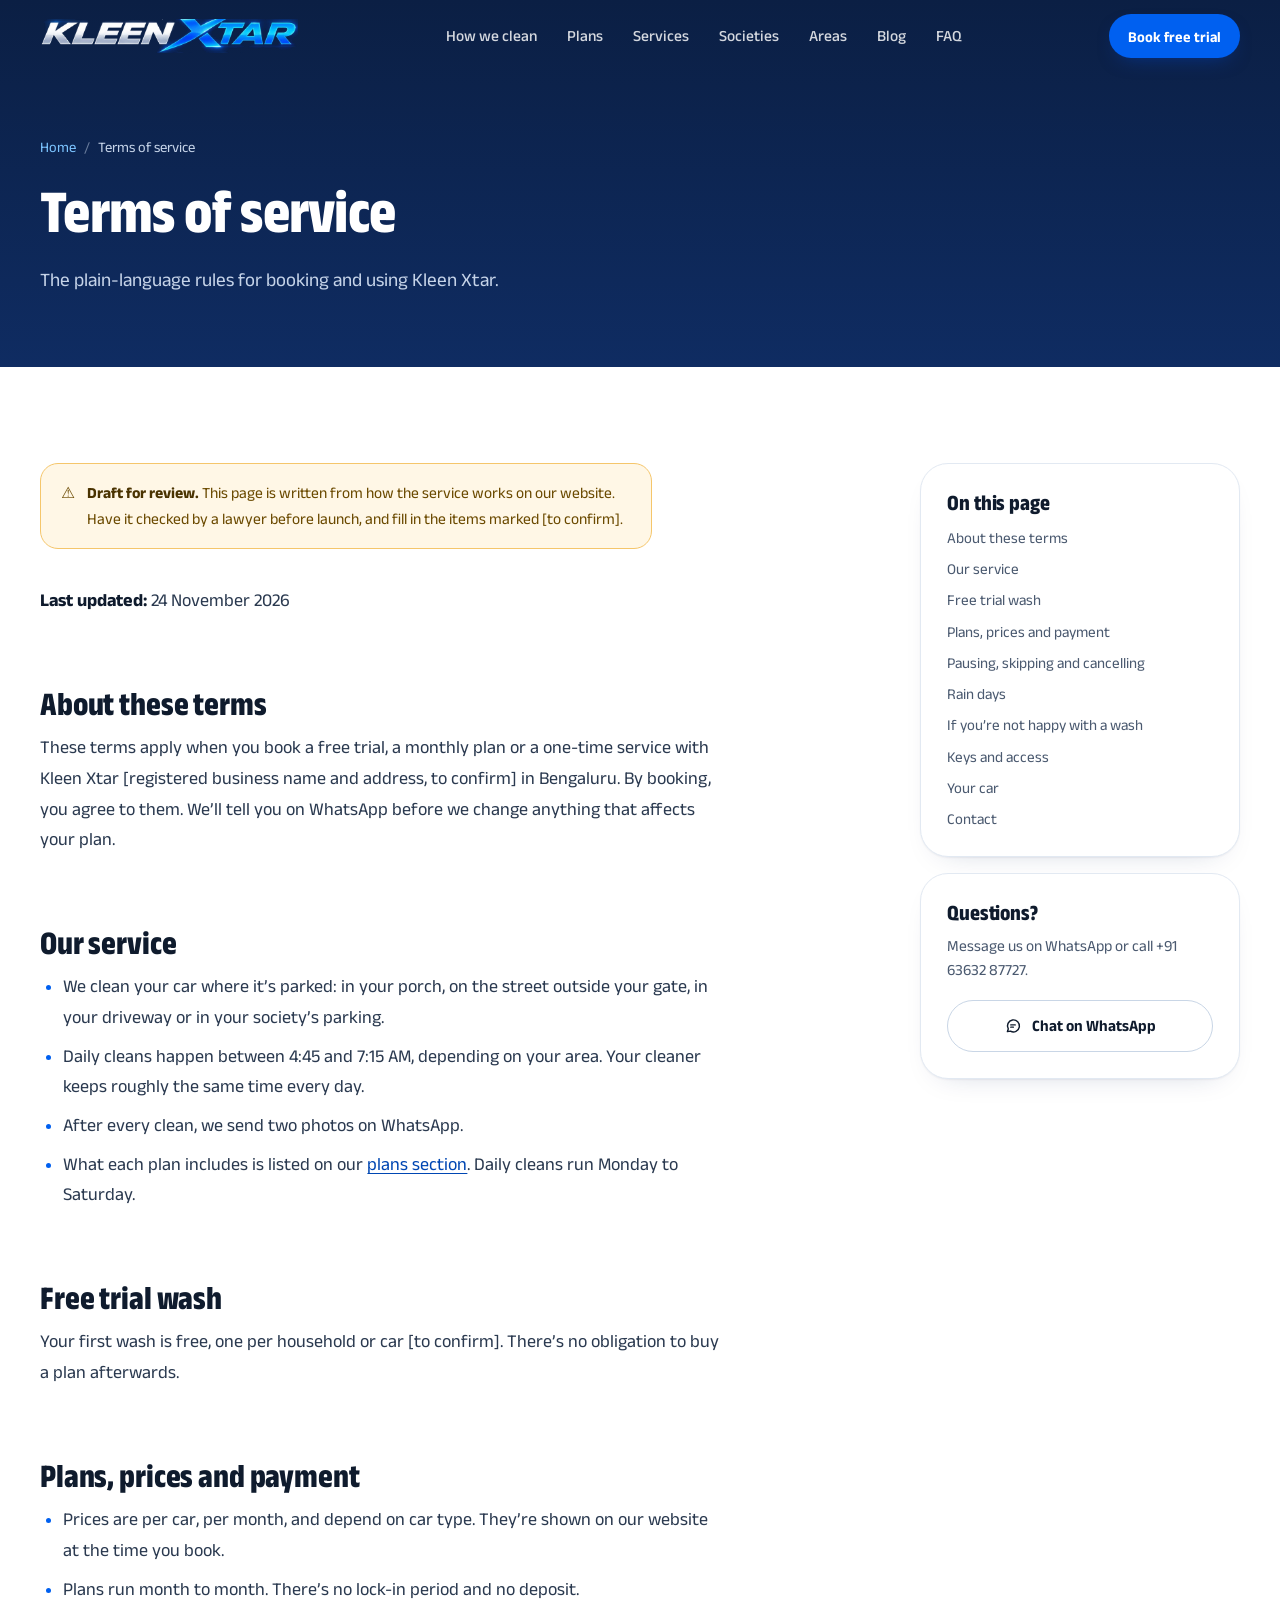
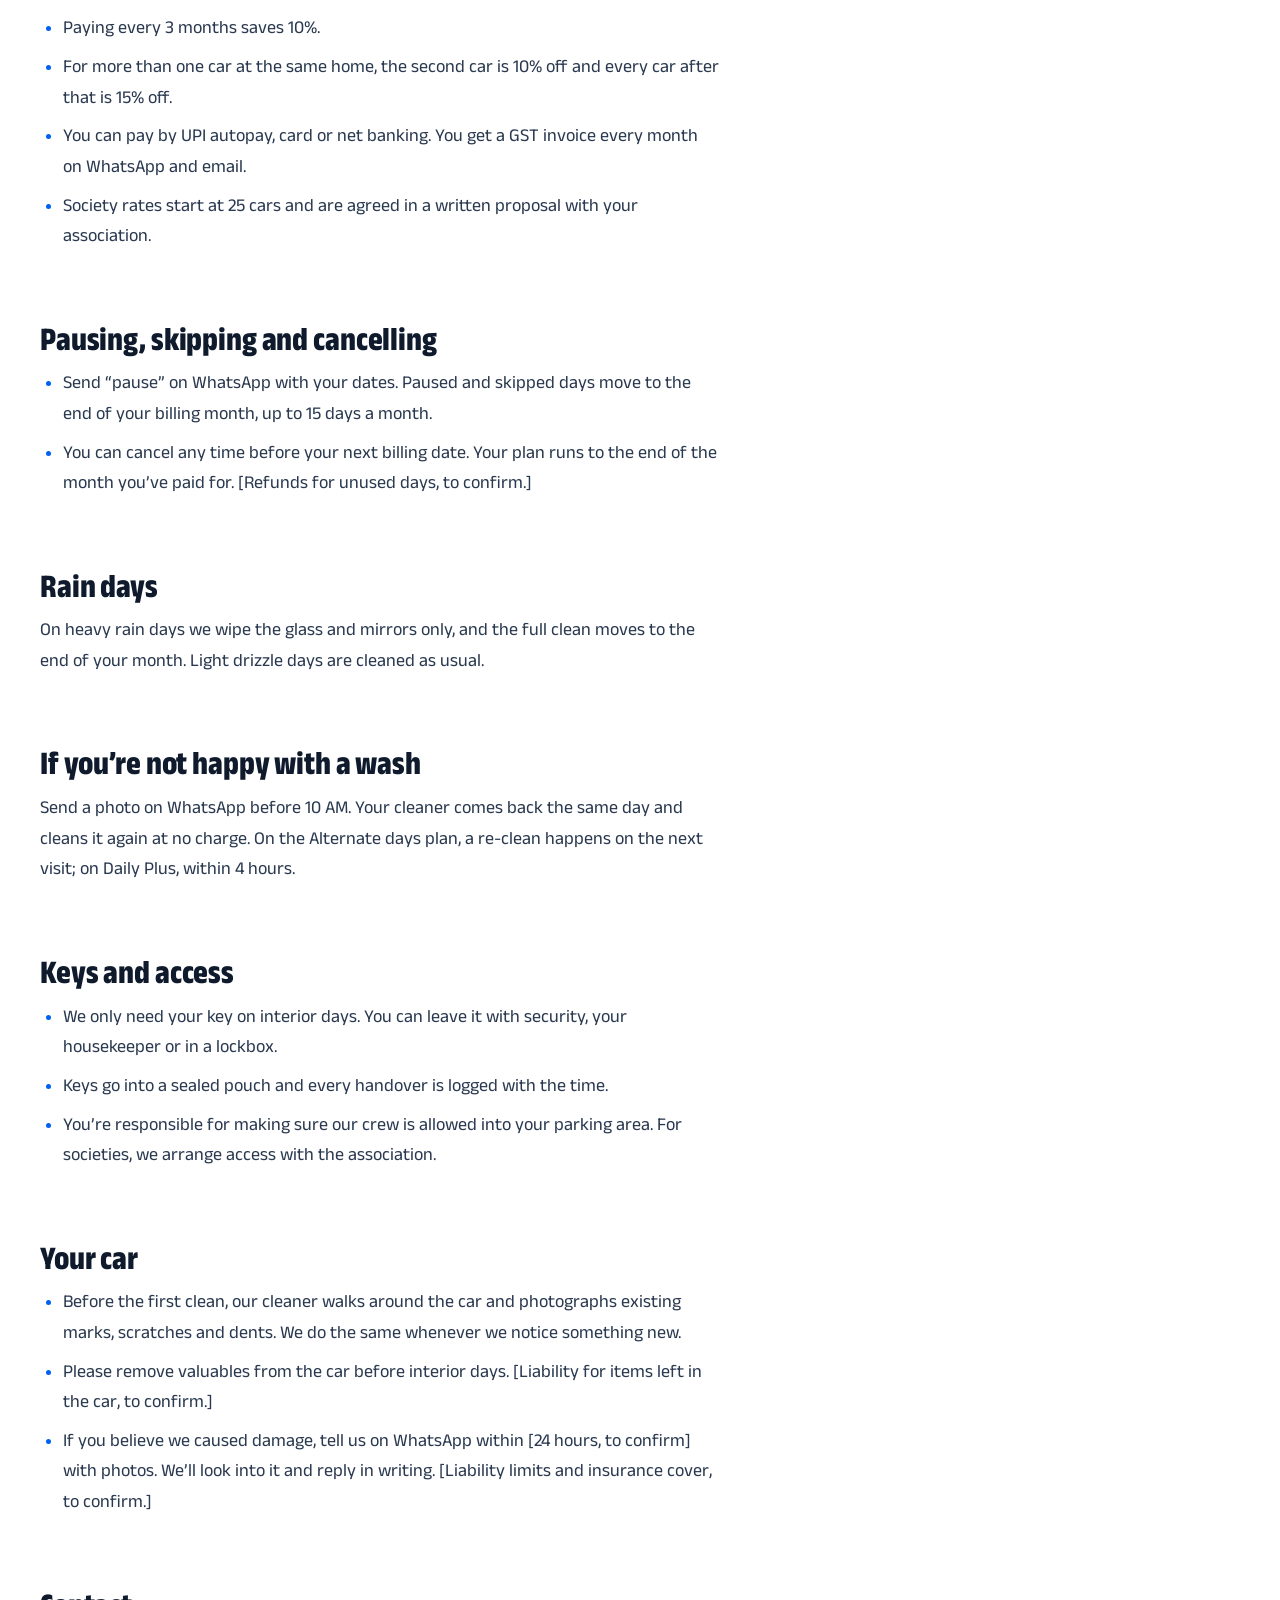
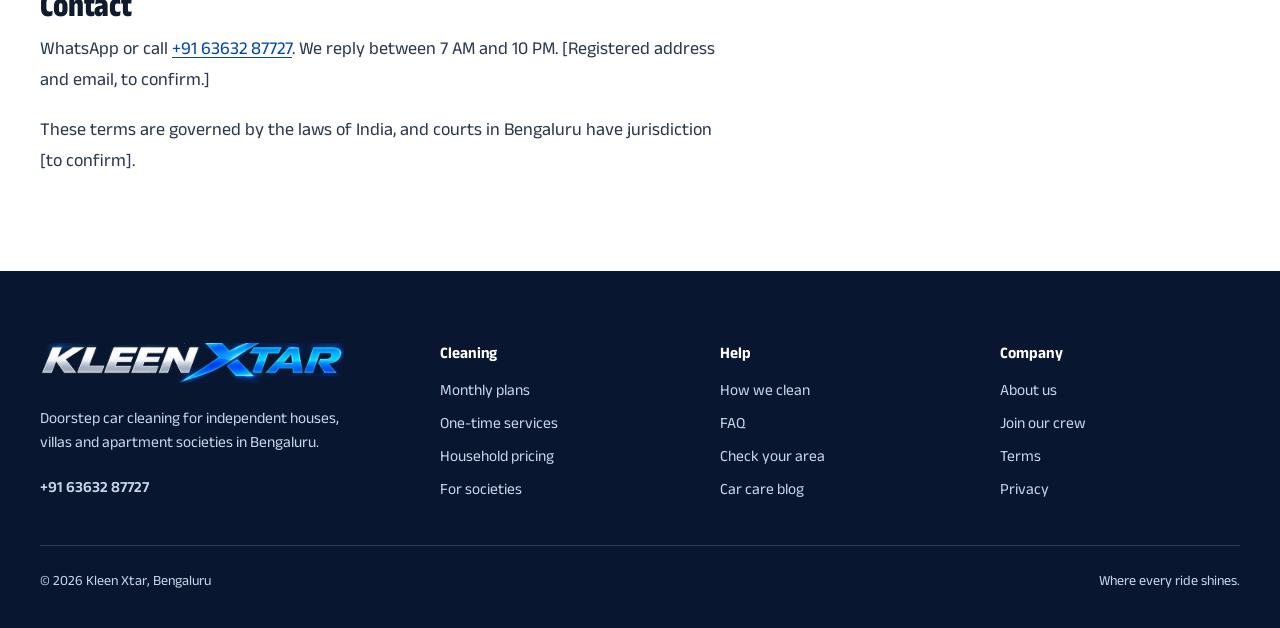
<file: test/terms/index.html>
<!DOCTYPE html>
<html lang="en-IN">
<head>
<meta charset="utf-8">
<meta name="robots" content="noindex,nofollow">
<meta name="viewport" content="width=device-width, initial-scale=1, viewport-fit=cover">
<title>Terms of service | Kleen Xtar</title>
<meta name="description" content="Terms of service for Kleen Xtar doorstep car cleaning in Bengaluru: plans, payment, pausing, rain days, re-cleans and keys.">
<meta name="theme-color" content="#0B1F44">
<meta property="og:title" content="Terms of service | Kleen Xtar">
<meta property="og:description" content="Terms of service for Kleen Xtar doorstep car cleaning in Bengaluru: plans, payment, pausing, rain days, re-cleans and keys.">
<meta property="og:type" content="website">
<link rel="icon" href="data:image/svg+xml,%3Csvg xmlns='http://www.w3.org/2000/svg' viewBox='0 0 32 32'%3E%3Crect width='32' height='32' rx='7' fill='%23000'/%3E%3Cpath d='M16 1C17 11 20 14.500 31 16C20 17.500 17 21 16 31C15 21 12 17.500 1 16C12 14.500 15 11 16 1Z' fill='%232E9BFF'/%3E%3C/svg%3E">
<link rel="preconnect" href="https://fonts.googleapis.com">
<link rel="preconnect" href="https://fonts.gstatic.com" crossorigin>
<link href="https://fonts.googleapis.com/css2?family=Anek+Latin:wdth,wght@75..125,100..800&amp;display=swap" rel="stylesheet">
<link href="https://fonts.googleapis.com/css2?family=Saira:ital,wdth,wght@0,75..125,400..900;1,75..125,400..900&amp;display=swap" rel="stylesheet">
<link rel="stylesheet" href="/test/assets/kx.css">
<link rel="stylesheet" href="/test/assets/kx-pages.css">
</head>
<body>
<div class="kx" id="kx-top">
<a class="kx-skip" href="#kx-main">Skip to content</a>

<header class="kx-nav">
  <div class="kx-wrap kx-nav__in">
    <a class="kx-logo" href="/test/v2/" aria-label="Kleen Xtar home"><img src="/test/assets/logo.webp" alt="Kleen Xtar" width="760" height="100"></a>
    <nav aria-label="Main">
      <ul class="kx-nav__links">
        <li><a href="/test/v2/#kx-process">How we clean</a></li>
        <li><a href="/test/v2/#kx-plans">Plans</a></li>
        <li><a href="/test/v2/#kx-services">Services</a></li>
        <li><a href="/test/v2/#kx-societies">Societies</a></li>
        <li><a href="/test/v2/#kx-areas">Areas</a></li>
        <li><a href="/test/blog/">Blog</a></li>
        <li><a href="/test/v2/#kx-faq">FAQ</a></li>
      </ul>
    </nav>
    <div class="kx-nav__cta">
      <a class="kx-btn kx-btn--primary kx-btn--sm" href="/test/v2/#book">Book free trial</a>
      <button class="kx-burger" type="button" aria-label="Open menu" aria-expanded="false" aria-controls="kx-mnav"><span></span><span></span></button>
    </div>
  </div>
  <div class="kx-mnav" id="kx-mnav">
    <ul>
      <li><a href="/test/v2/#kx-process">How we clean</a></li>
      <li><a href="/test/v2/#kx-plans">Plans</a></li>
      <li><a href="/test/v2/#kx-services">Services</a></li>
      <li><a href="/test/v2/#kx-societies">Societies</a></li>
      <li><a href="/test/v2/#kx-areas">Areas</a></li>
      <li><a href="/test/blog/">Blog</a></li>
      <li><a href="/test/v2/#kx-faq">FAQ</a></li>
    </ul>
    <a class="kx-btn kx-btn--primary" href="/test/v2/#book">Book a free trial wash</a>
  </div>
</header>

<main id="kx-main">
<section class="kx-phero">
  <div class="kx-wrap">
    <ol class="kx-crumbs"><li><a href="/test/v2/">Home</a></li><li aria-current="page">Terms of service</li></ol>
    <h1 class="kx-h1">Terms of service</h1>
    <p class="kx-lead">The plain-language rules for booking and using Kleen Xtar.</p>
  </div>
</section>

<section class="kx-page">
  <div class="kx-wrap kx-art">
    <div class="kx-prose">
      <div class="kx-draft" role="note"><span>⚠</span><span><b>Draft for review.</b> This page is written from how the service works on our website. Have it checked by a lawyer before launch, and fill in the items marked [to confirm].</span></div>
      <p><b>Last updated:</b> 24 November 2026</p>
<h2 id="about">About these terms</h2>
<p>These terms apply when you book a free trial, a monthly plan or a one-time service with Kleen Xtar [registered business name and address, to confirm] in Bengaluru. By booking, you agree to them. We’ll tell you on WhatsApp before we change anything that affects your plan.</p>
<h2 id="service">Our service</h2>
<ul><li>We clean your car where it’s parked: in your porch, on the street outside your gate, in your driveway or in your society’s parking.</li><li>Daily cleans happen between 4:45 and 7:15 AM, depending on your area. Your cleaner keeps roughly the same time every day.</li><li>After every clean, we send two photos on WhatsApp.</li><li>What each plan includes is listed on our <a href="/test/v2/#kx-plans">plans section</a>. Daily cleans run Monday to Saturday.</li></ul>
<h2 id="trial">Free trial wash</h2>
<p>Your first wash is free, one per household or car [to confirm]. There’s no obligation to buy a plan afterwards.</p>
<h2 id="billing">Plans, prices and payment</h2>
<ul><li>Prices are per car, per month, and depend on car type. They’re shown on our website at the time you book.</li><li>Plans run month to month. There’s no lock-in period and no deposit.</li><li>Paying every 3 months saves 10%.</li><li>For more than one car at the same home, the second car is 10% off and every car after that is 15% off.</li><li>You can pay by UPI autopay, card or net banking. You get a GST invoice every month on WhatsApp and email.</li><li>Society rates start at 25 cars and are agreed in a written proposal with your association.</li></ul>
<h2 id="pause">Pausing, skipping and cancelling</h2>
<ul><li>Send “pause” on WhatsApp with your dates. Paused and skipped days move to the end of your billing month, up to 15 days a month.</li><li>You can cancel any time before your next billing date. Your plan runs to the end of the month you’ve paid for. [Refunds for unused days, to confirm.]</li></ul>
<h2 id="rain">Rain days</h2>
<p>On heavy rain days we wipe the glass and mirrors only, and the full clean moves to the end of your month. Light drizzle days are cleaned as usual.</p>
<h2 id="reclean">If you’re not happy with a wash</h2>
<p>Send a photo on WhatsApp before 10 AM. Your cleaner comes back the same day and cleans it again at no charge. On the Alternate days plan, a re-clean happens on the next visit; on Daily Plus, within 4 hours.</p>
<h2 id="keys">Keys and access</h2>
<ul><li>We only need your key on interior days. You can leave it with security, your housekeeper or in a lockbox.</li><li>Keys go into a sealed pouch and every handover is logged with the time.</li><li>You’re responsible for making sure our crew is allowed into your parking area. For societies, we arrange access with the association.</li></ul>
<h2 id="car">Your car</h2>
<ul><li>Before the first clean, our cleaner walks around the car and photographs existing marks, scratches and dents. We do the same whenever we notice something new.</li><li>Please remove valuables from the car before interior days. [Liability for items left in the car, to confirm.]</li><li>If you believe we caused damage, tell us on WhatsApp within [24 hours, to confirm] with photos. We’ll look into it and reply in writing. [Liability limits and insurance cover, to confirm.]</li></ul>
<h2 id="contact">Contact</h2>
<p>WhatsApp or call <a href="tel:+916363287727">+91 63632 87727</a>. We reply between 7 AM and 10 PM. [Registered address and email, to confirm.]</p><p>These terms are governed by the laws of India, and courts in Bengaluru have jurisdiction [to confirm].</p>

    </div>
    <aside class="kx-side" aria-label="On this page">
      <div class="kx-card">
        <h2>On this page</h2>
        <ul class="kx-toc"><li><a href="#about">About these terms</a></li><li><a href="#service">Our service</a></li><li><a href="#trial">Free trial wash</a></li><li><a href="#billing">Plans, prices and payment</a></li><li><a href="#pause">Pausing, skipping and cancelling</a></li><li><a href="#rain">Rain days</a></li><li><a href="#reclean">If you’re not happy with a wash</a></li><li><a href="#keys">Keys and access</a></li><li><a href="#car">Your car</a></li><li><a href="#contact">Contact</a></li></ul>
      </div>
      <div class="kx-card">
        <h3>Questions?</h3>
        <p>Message us on WhatsApp or call +91 63632 87727.</p>
        <a class="kx-btn kx-btn--line-light" href="https://wa.me/916363287727?text=Hi%20Kleen%20Xtar%2C%20I%20have%20a%20question%20about%20your%20terms%20of%20service." target="_blank" rel="noopener"><svg viewBox="0 0 24 24" fill="none" stroke="currentColor" stroke-width="1.9" stroke-linecap="round" stroke-linejoin="round" aria-hidden="true" focusable="false"><path d="M4.5 19.5l1.2-3.6A8 8 0 1 1 8.6 18.8z"/><path d="M9 10.5h6M9 13.5h3.5"/></svg>Chat on WhatsApp</a>
      </div>
    </aside>
  </div>
</section>

</main>

<footer class="kx-foot">
  <div class="kx-wrap">
    <div class="kx-foot__top">
      <div class="kx-foot__about">
        <a class="kx-logo" href="/test/v2/" aria-label="Kleen Xtar home"><img src="/test/assets/logo.webp" alt="Kleen Xtar" width="760" height="100" loading="lazy"></a>
        <p>Doorstep car cleaning for independent houses, villas and apartment societies in Bengaluru.</p>
        <div class="kx-foot__contact">
          <a href="tel:+916363287727">+91 63632 87727</a>
        </div>
      </div>
      <div>
        <h4>Cleaning</h4>
        <ul><li><a href="/test/v2/#kx-plans">Monthly plans</a></li><li><a href="/test/v2/#kx-services">One-time services</a></li><li><a href="/test/v2/#kx-house">Household pricing</a></li><li><a href="/test/v2/#kx-societies">For societies</a></li></ul>
      </div>
      <div>
        <h4>Help</h4>
        <ul><li><a href="/test/v2/#kx-process">How we clean</a></li><li><a href="/test/v2/#kx-faq">FAQ</a></li><li><a href="/test/v2/#kx-areas">Check your area</a></li><li><a href="/test/blog/">Car care blog</a></li></ul>
      </div>
      <div>
        <h4>Company</h4>
        <ul><li><a href="/test/about/">About us</a></li><li><a href="/test/careers/">Join our crew</a></li><li><a href="/test/terms/">Terms</a></li><li><a href="/test/privacy/">Privacy</a></li></ul>
      </div>
    </div>
    <div class="kx-foot__bot"><span>© 2026 Kleen Xtar, Bengaluru</span><span>Where every ride shines.</span></div>
  </div>
</footer>

<div class="kx-mbar">
  <a class="kx-btn kx-btn--primary" href="/test/v2/#book">Book a free trial</a>
  <a class="kx-btn kx-btn--line-light" href="https://wa.me/916363287727?text=Hi%20Kleen%20Xtar%2C%20I%E2%80%99d%20like%20to%20book%20a%20free%20trial%20wash." target="_blank" rel="noopener"><svg viewBox="0 0 24 24" fill="none" stroke="currentColor" stroke-width="1.9" stroke-linecap="round" stroke-linejoin="round" aria-hidden="true" focusable="false"><path d="M4.5 19.5l1.2-3.6A8 8 0 1 1 8.6 18.8z"/><path d="M9 10.5h6M9 13.5h3.5"/></svg>WhatsApp</a>
</div>
</div>
<script src="/test/assets/kx-pages.js" defer></script>
</body>
</html>
</file>
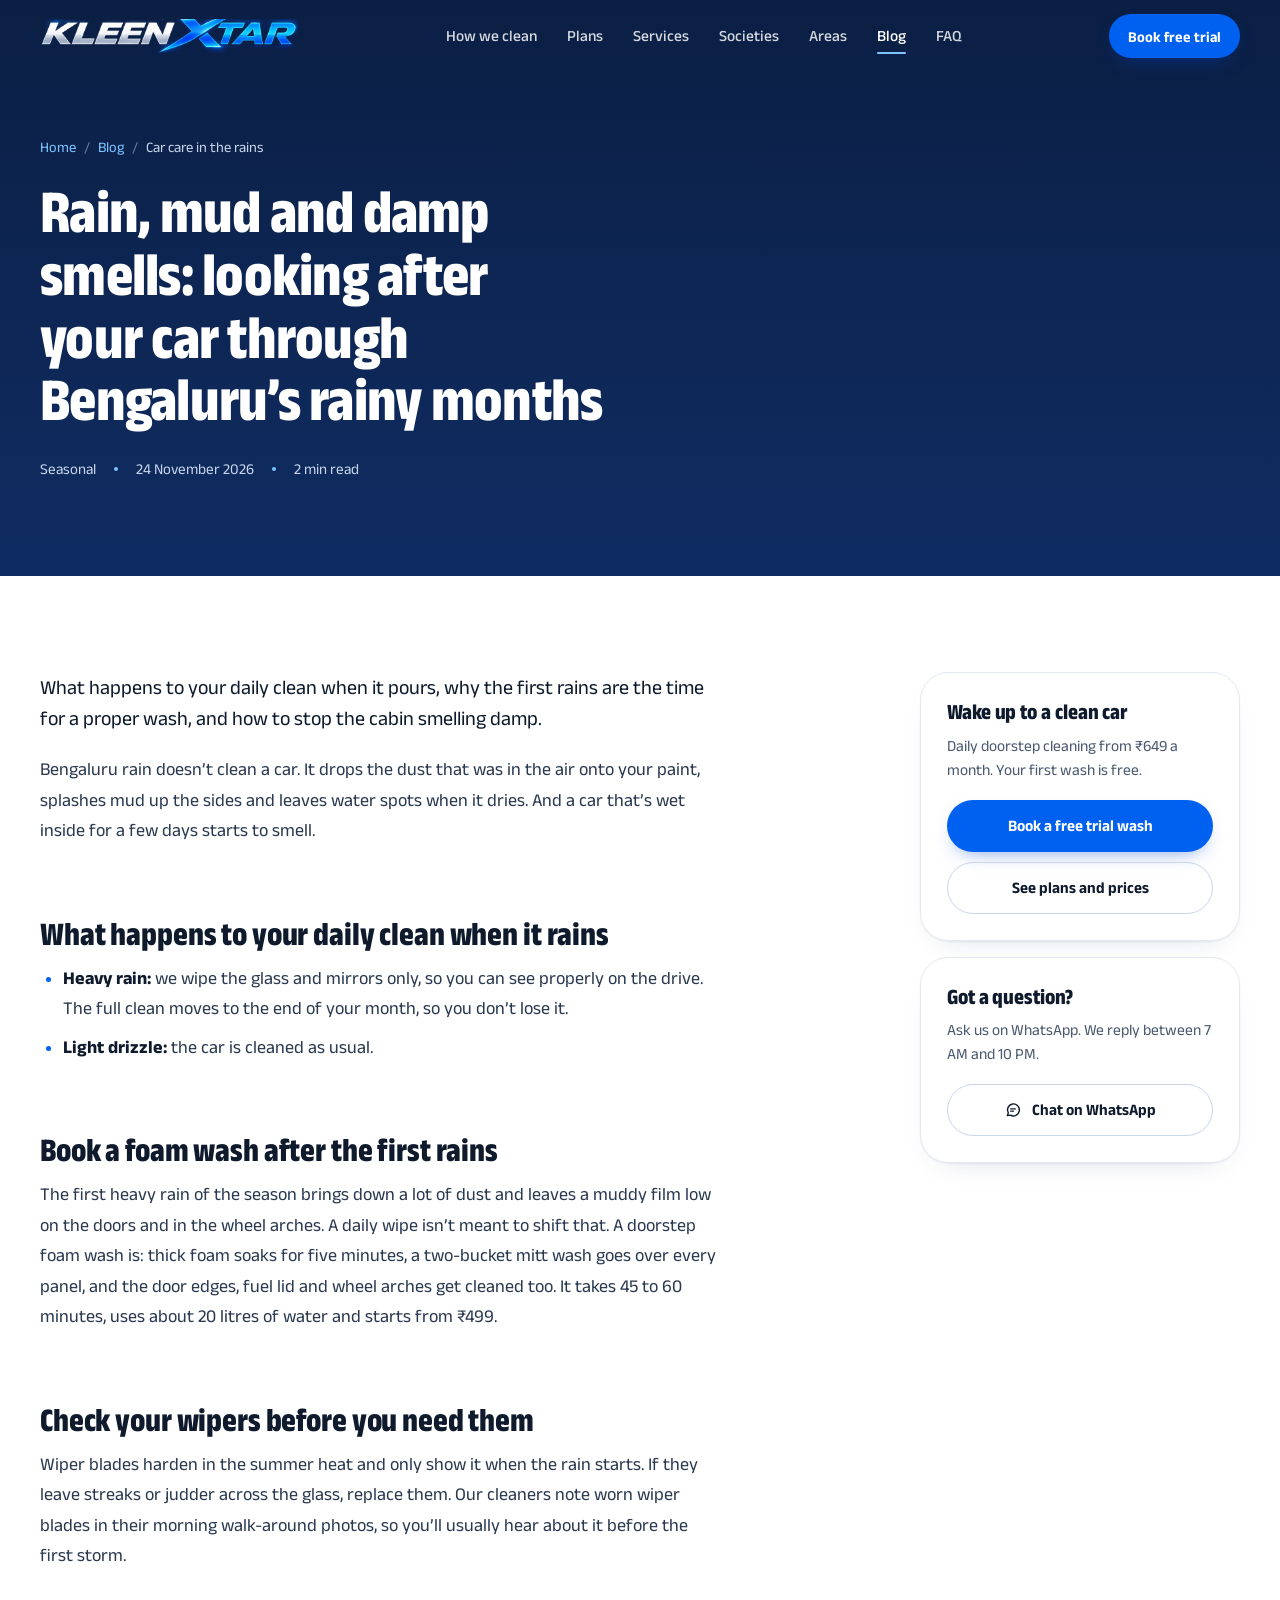
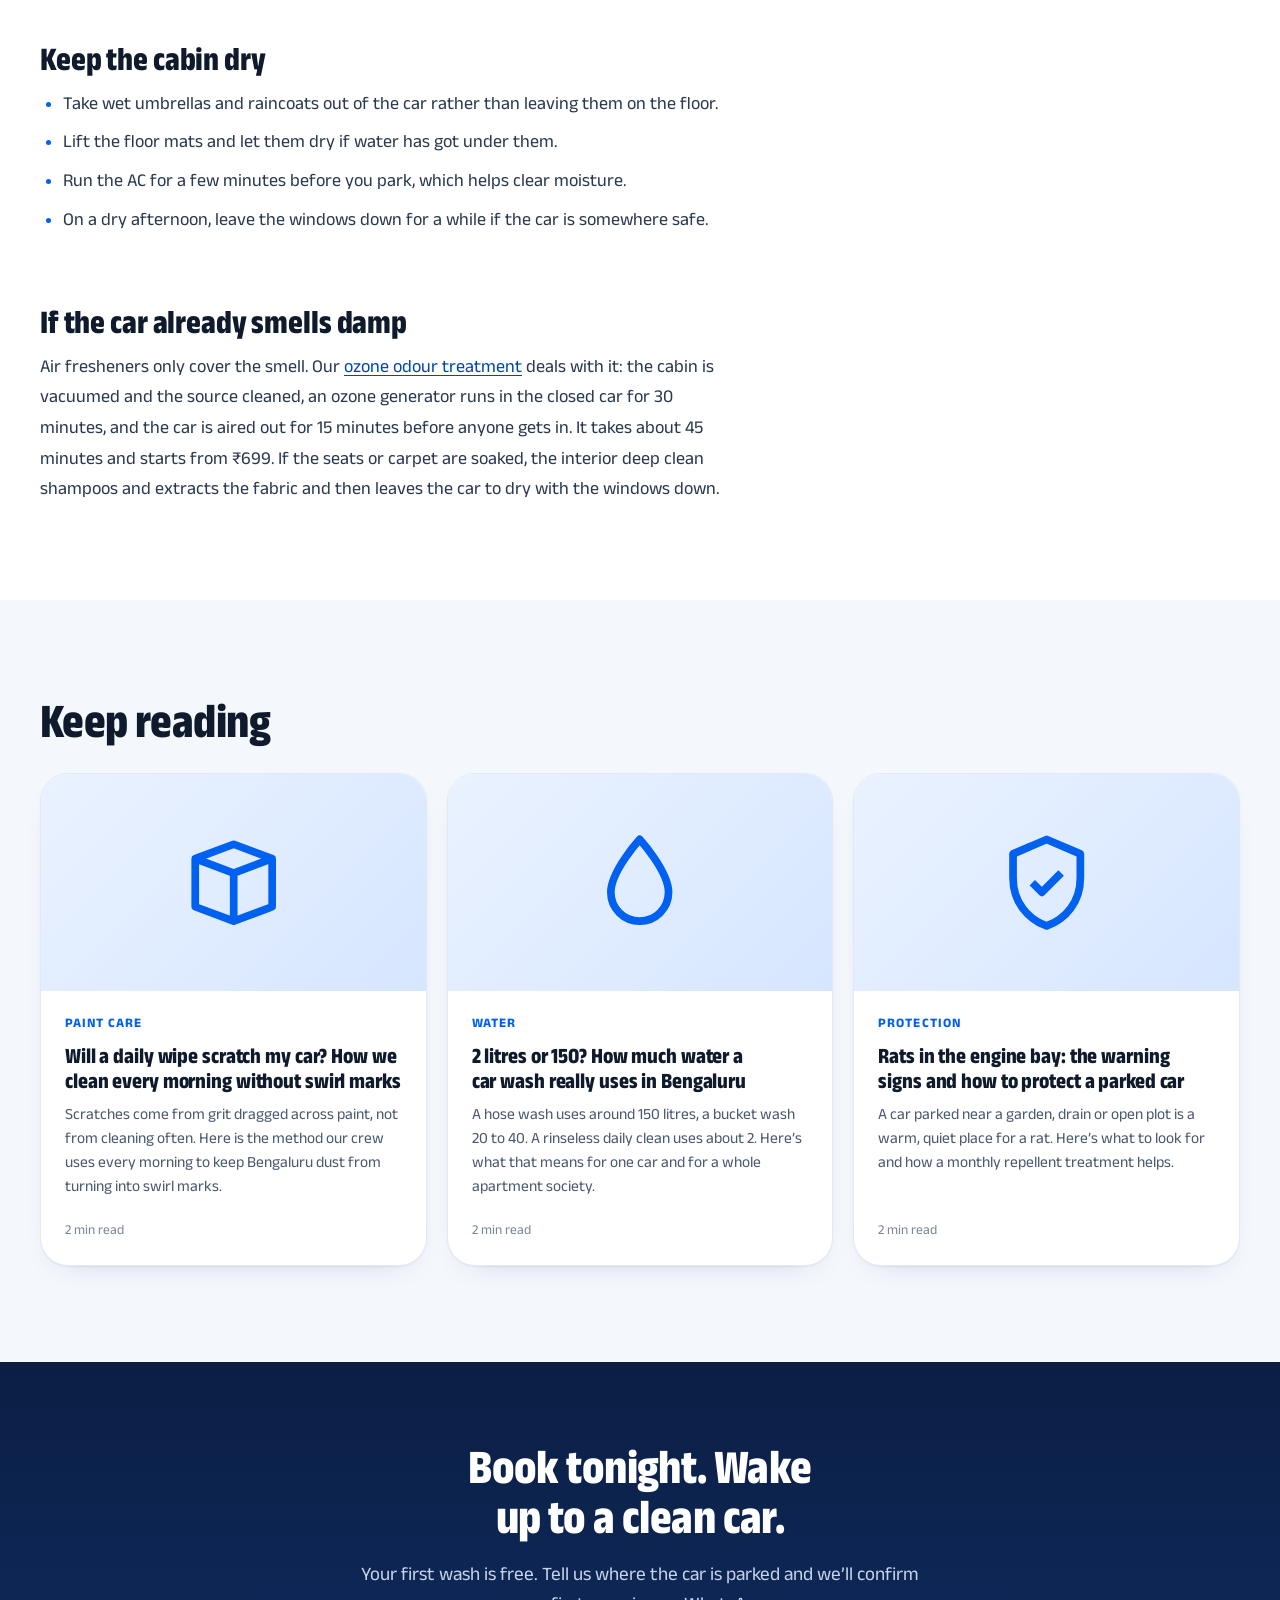
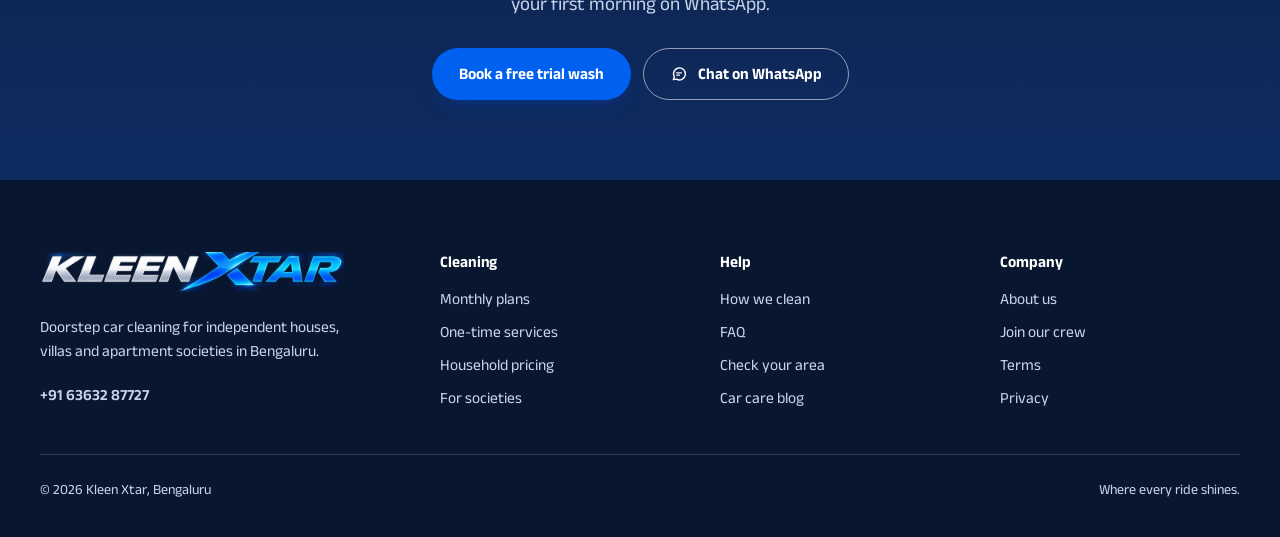
<file: test/blog/car-care-in-the-rains/index.html>
<!DOCTYPE html>
<html lang="en-IN">
<head>
<meta charset="utf-8">
<meta name="robots" content="noindex,nofollow">
<meta name="viewport" content="width=device-width, initial-scale=1, viewport-fit=cover">
<title>Rain, mud and damp smells: looking after your car through Bengaluru’s rainy months | Kleen Xtar</title>
<meta name="description" content="What happens to your daily clean when it pours, why the first rains are the time for a proper wash, and how to stop the cabin smelling damp.">
<meta name="theme-color" content="#0B1F44">
<meta property="og:title" content="Rain, mud and damp smells: looking after your car through Bengaluru’s rainy months | Kleen Xtar">
<meta property="og:description" content="What happens to your daily clean when it pours, why the first rains are the time for a proper wash, and how to stop the cabin smelling damp.">
<meta property="og:type" content="website">
<link rel="icon" href="data:image/svg+xml,%3Csvg xmlns='http://www.w3.org/2000/svg' viewBox='0 0 32 32'%3E%3Crect width='32' height='32' rx='7' fill='%23000'/%3E%3Cpath d='M16 1C17 11 20 14.500 31 16C20 17.500 17 21 16 31C15 21 12 17.500 1 16C12 14.500 15 11 16 1Z' fill='%232E9BFF'/%3E%3C/svg%3E">
<link rel="preconnect" href="https://fonts.googleapis.com">
<link rel="preconnect" href="https://fonts.gstatic.com" crossorigin>
<link href="https://fonts.googleapis.com/css2?family=Anek+Latin:wdth,wght@75..125,100..800&amp;display=swap" rel="stylesheet">
<link href="https://fonts.googleapis.com/css2?family=Saira:ital,wdth,wght@0,75..125,400..900;1,75..125,400..900&amp;display=swap" rel="stylesheet">
<link rel="stylesheet" href="/test/assets/kx.css">
<link rel="stylesheet" href="/test/assets/kx-pages.css">
<script type="application/ld+json">{"@context": "https://schema.org", "@type": "BlogPosting", "headline": "Rain, mud and damp smells: looking after your car through Bengaluru’s rainy months", "description": "What happens to your daily clean when it pours, why the first rains are the time for a proper wash, and how to stop the cabin smelling damp.", "datePublished": "2026-11-24", "author": {"@type": "Organization", "name": "Kleen Xtar"}, "publisher": {"@type": "Organization", "name": "Kleen Xtar"}}</script>
</head>
<body>
<div class="kx" id="kx-top">
<a class="kx-skip" href="#kx-main">Skip to content</a>

<header class="kx-nav">
  <div class="kx-wrap kx-nav__in">
    <a class="kx-logo" href="/test/v2/" aria-label="Kleen Xtar home"><img src="/test/assets/logo.webp" alt="Kleen Xtar" width="760" height="100"></a>
    <nav aria-label="Main">
      <ul class="kx-nav__links">
        <li><a href="/test/v2/#kx-process">How we clean</a></li>
        <li><a href="/test/v2/#kx-plans">Plans</a></li>
        <li><a href="/test/v2/#kx-services">Services</a></li>
        <li><a href="/test/v2/#kx-societies">Societies</a></li>
        <li><a href="/test/v2/#kx-areas">Areas</a></li>
        <li><a href="/test/blog/" class="is-on" aria-current="page">Blog</a></li>
        <li><a href="/test/v2/#kx-faq">FAQ</a></li>
      </ul>
    </nav>
    <div class="kx-nav__cta">
      <a class="kx-btn kx-btn--primary kx-btn--sm" href="/test/v2/#book">Book free trial</a>
      <button class="kx-burger" type="button" aria-label="Open menu" aria-expanded="false" aria-controls="kx-mnav"><span></span><span></span></button>
    </div>
  </div>
  <div class="kx-mnav" id="kx-mnav">
    <ul>
      <li><a href="/test/v2/#kx-process">How we clean</a></li>
      <li><a href="/test/v2/#kx-plans">Plans</a></li>
      <li><a href="/test/v2/#kx-services">Services</a></li>
      <li><a href="/test/v2/#kx-societies">Societies</a></li>
      <li><a href="/test/v2/#kx-areas">Areas</a></li>
      <li><a href="/test/blog/">Blog</a></li>
      <li><a href="/test/v2/#kx-faq">FAQ</a></li>
    </ul>
    <a class="kx-btn kx-btn--primary" href="/test/v2/#book">Book a free trial wash</a>
  </div>
</header>

<main id="kx-main">
<section class="kx-phero">
  <div class="kx-wrap">
    <ol class="kx-crumbs"><li><a href="/test/v2/">Home</a></li><li><a href="/test/blog/">Blog</a></li><li aria-current="page">Car care in the rains</li></ol>
    <h1 class="kx-h1">Rain, mud and damp smells: looking after your car through Bengaluru’s rainy months</h1>
    <div class="kx-meta"><span>Seasonal</span><span><time datetime="2026-11-24">24 November 2026</time></span><span>2 min read</span></div>
    
  </div>
</section>

<section class="kx-page">
  <div class="kx-wrap kx-art">
    <article class="kx-prose">
      <p class="kx-lead kx-intro">What happens to your daily clean when it pours, why the first rains are the time for a proper wash, and how to stop the cabin smelling damp.</p>

<p>Bengaluru rain doesn’t clean a car. It drops the dust that was in the air onto your paint, splashes mud up the sides and leaves water spots when it dries. And a car that’s wet inside for a few days starts to smell.</p>

<h2>What happens to your daily clean when it rains</h2>
<ul>
  <li><strong>Heavy rain:</strong> we wipe the glass and mirrors only, so you can see properly on the drive. The full clean moves to the end of your month, so you don’t lose it.</li>
  <li><strong>Light drizzle:</strong> the car is cleaned as usual.</li>
</ul>

<h2>Book a foam wash after the first rains</h2>
<p>The first heavy rain of the season brings down a lot of dust and leaves a muddy film low on the doors and in the wheel arches. A daily wipe isn’t meant to shift that. A doorstep foam wash is: thick foam soaks for five minutes, a two-bucket mitt wash goes over every panel, and the door edges, fuel lid and wheel arches get cleaned too. It takes 45 to 60 minutes, uses about 20 litres of water and starts from ₹499.</p>

<h2>Check your wipers before you need them</h2>
<p>Wiper blades harden in the summer heat and only show it when the rain starts. If they leave streaks or judder across the glass, replace them. Our cleaners note worn wiper blades in their morning walk-around photos, so you’ll usually hear about it before the first storm.</p>

<h2>Keep the cabin dry</h2>
<ul>
  <li>Take wet umbrellas and raincoats out of the car rather than leaving them on the floor.</li>
  <li>Lift the floor mats and let them dry if water has got under them.</li>
  <li>Run the AC for a few minutes before you park, which helps clear moisture.</li>
  <li>On a dry afternoon, leave the windows down for a while if the car is somewhere safe.</li>
</ul>

<h2>If the car already smells damp</h2>
<p>Air fresheners only cover the smell. Our <a href="/test/v2/#kx-services">ozone odour treatment</a> deals with it: the cabin is vacuumed and the source cleaned, an ozone generator runs in the closed car for 30 minutes, and the car is aired out for 15 minutes before anyone gets in. It takes about 45 minutes and starts from ₹699. If the seats or carpet are soaked, the interior deep clean shampoos and extracts the fabric and then leaves the car to dry with the windows down.</p>

    </article>
    <aside class="kx-side" aria-label="Book a clean">
      <div class="kx-card">
        <h2>Wake up to a clean car</h2>
        <p>Daily doorstep cleaning from ₹649 a month. Your first wash is free.</p>
        <a class="kx-btn kx-btn--primary" href="/test/v2/#book">Book a free trial wash</a>
        <a class="kx-btn kx-btn--line-light" href="/test/v2/#kx-plans">See plans and prices</a>
      </div>
      <div class="kx-card">
        <h3>Got a question?</h3>
        <p>Ask us on WhatsApp. We reply between 7 AM and 10 PM.</p>
        <a class="kx-btn kx-btn--line-light" href="https://wa.me/916363287727?text=Hi%20Kleen%20Xtar%2C%20I%20just%20read%20%E2%80%9CCar%20care%20in%20the%20rains%E2%80%9D%20on%20your%20blog%20and%20have%20a%20question." target="_blank" rel="noopener"><svg viewBox="0 0 24 24" fill="none" stroke="currentColor" stroke-width="1.9" stroke-linecap="round" stroke-linejoin="round" aria-hidden="true" focusable="false"><path d="M4.5 19.5l1.2-3.6A8 8 0 1 1 8.6 18.8z"/><path d="M9 10.5h6M9 13.5h3.5"/></svg>Chat on WhatsApp</a>
      </div>
    </aside>
  </div>
</section>

<section class="kx-more" aria-labelledby="kx-more-h">
  <div class="kx-wrap">
    <h2 class="kx-h2" id="kx-more-h">Keep reading</h2>
    <div class="kx-posts">
    <article class="kx-post" data-tag="Paint care">
      <div class="kx-post__art" aria-hidden="true"><svg viewBox="0 0 24 24" fill="none" stroke="currentColor" stroke-width="1.6" stroke-linejoin="round" aria-hidden="true"><path d="M4 7l8-3 8 3v10l-8 3-8-3z"/><path d="M4 7l8 3 8-3M12 10v10"/></svg></div>
      <div class="kx-post__b">
        <span class="kx-eyebrow">Paint care</span>
        <h3><a href="/test/blog/daily-car-wiping-without-scratches/">Will a daily wipe scratch my car? How we clean every morning without swirl marks</a></h3>
        <p>Scratches come from grit dragged across paint, not from cleaning often. Here is the method our crew uses every morning to keep Bengaluru dust from turning into swirl marks.</p>
        <span class="kx-post__m">2 min read</span>
      </div>
    </article>
    <article class="kx-post" data-tag="Water">
      <div class="kx-post__art" aria-hidden="true"><svg viewBox="0 0 24 24" fill="none" stroke="currentColor" stroke-width="1.6" stroke-linejoin="round" aria-hidden="true"><path d="M12 3s6 6.6 6 11a6 6 0 0 1-12 0c0-4.4 6-11 6-11z"/></svg></div>
      <div class="kx-post__b">
        <span class="kx-eyebrow">Water</span>
        <h3><a href="/test/blog/how-much-water-does-a-car-wash-use/">2 litres or 150? How much water a car wash really uses in Bengaluru</a></h3>
        <p>A hose wash uses around 150 litres, a bucket wash 20 to 40. A rinseless daily clean uses about 2. Here’s what that means for one car and for a whole apartment society.</p>
        <span class="kx-post__m">2 min read</span>
      </div>
    </article>
    <article class="kx-post" data-tag="Protection">
      <div class="kx-post__art" aria-hidden="true"><svg viewBox="0 0 24 24" fill="none" stroke="currentColor" stroke-width="1.6" stroke-linejoin="round" aria-hidden="true"><path d="M12 3l7 3v5c0 5-3 8.5-7 10-4-1.5-7-5-7-10V6z"/><path d="M9 12l2 2 4-4"/></svg></div>
      <div class="kx-post__b">
        <span class="kx-eyebrow">Protection</span>
        <h3><a href="/test/blog/rats-in-car-engine-bay/">Rats in the engine bay: the warning signs and how to protect a parked car</a></h3>
        <p>A car parked near a garden, drain or open plot is a warm, quiet place for a rat. Here’s what to look for and how a monthly repellent treatment helps.</p>
        <span class="kx-post__m">2 min read</span>
      </div>
    </article>
    </div>
  </div>
</section>

<section class="kx-band" aria-labelledby="kx-band-h">
  <div class="kx-wrap">
    <h2 class="kx-h2" id="kx-band-h">Book tonight. Wake up to a clean car.</h2>
    <p class="kx-lead">Your first wash is free. Tell us where the car is parked and we’ll confirm your first morning on WhatsApp.</p>
    <div class="kx-cta__acts">
      <a class="kx-btn kx-btn--primary" href="/test/v2/#book">Book a free trial wash</a>
      <a class="kx-btn kx-btn--line-light" href="https://wa.me/916363287727?text=Hi%20Kleen%20Xtar%2C%20I%E2%80%99d%20like%20to%20book%20a%20free%20trial%20wash." target="_blank" rel="noopener"><svg viewBox="0 0 24 24" fill="none" stroke="currentColor" stroke-width="1.9" stroke-linecap="round" stroke-linejoin="round" aria-hidden="true" focusable="false"><path d="M4.5 19.5l1.2-3.6A8 8 0 1 1 8.6 18.8z"/><path d="M9 10.5h6M9 13.5h3.5"/></svg>Chat on WhatsApp</a>
    </div>
  </div>
</section>

</main>

<footer class="kx-foot">
  <div class="kx-wrap">
    <div class="kx-foot__top">
      <div class="kx-foot__about">
        <a class="kx-logo" href="/test/v2/" aria-label="Kleen Xtar home"><img src="/test/assets/logo.webp" alt="Kleen Xtar" width="760" height="100" loading="lazy"></a>
        <p>Doorstep car cleaning for independent houses, villas and apartment societies in Bengaluru.</p>
        <div class="kx-foot__contact">
          <a href="tel:+916363287727">+91 63632 87727</a>
        </div>
      </div>
      <div>
        <h4>Cleaning</h4>
        <ul><li><a href="/test/v2/#kx-plans">Monthly plans</a></li><li><a href="/test/v2/#kx-services">One-time services</a></li><li><a href="/test/v2/#kx-house">Household pricing</a></li><li><a href="/test/v2/#kx-societies">For societies</a></li></ul>
      </div>
      <div>
        <h4>Help</h4>
        <ul><li><a href="/test/v2/#kx-process">How we clean</a></li><li><a href="/test/v2/#kx-faq">FAQ</a></li><li><a href="/test/v2/#kx-areas">Check your area</a></li><li><a href="/test/blog/">Car care blog</a></li></ul>
      </div>
      <div>
        <h4>Company</h4>
        <ul><li><a href="/test/about/">About us</a></li><li><a href="/test/careers/">Join our crew</a></li><li><a href="/test/terms/">Terms</a></li><li><a href="/test/privacy/">Privacy</a></li></ul>
      </div>
    </div>
    <div class="kx-foot__bot"><span>© 2026 Kleen Xtar, Bengaluru</span><span>Where every ride shines.</span></div>
  </div>
</footer>

<div class="kx-mbar">
  <a class="kx-btn kx-btn--primary" href="/test/v2/#book">Book a free trial</a>
  <a class="kx-btn kx-btn--line-light" href="https://wa.me/916363287727?text=Hi%20Kleen%20Xtar%2C%20I%E2%80%99d%20like%20to%20book%20a%20free%20trial%20wash." target="_blank" rel="noopener"><svg viewBox="0 0 24 24" fill="none" stroke="currentColor" stroke-width="1.9" stroke-linecap="round" stroke-linejoin="round" aria-hidden="true" focusable="false"><path d="M4.5 19.5l1.2-3.6A8 8 0 1 1 8.6 18.8z"/><path d="M9 10.5h6M9 13.5h3.5"/></svg>WhatsApp</a>
</div>
</div>
<script src="/test/assets/kx-pages.js" defer></script>
</body>
</html>
</file>
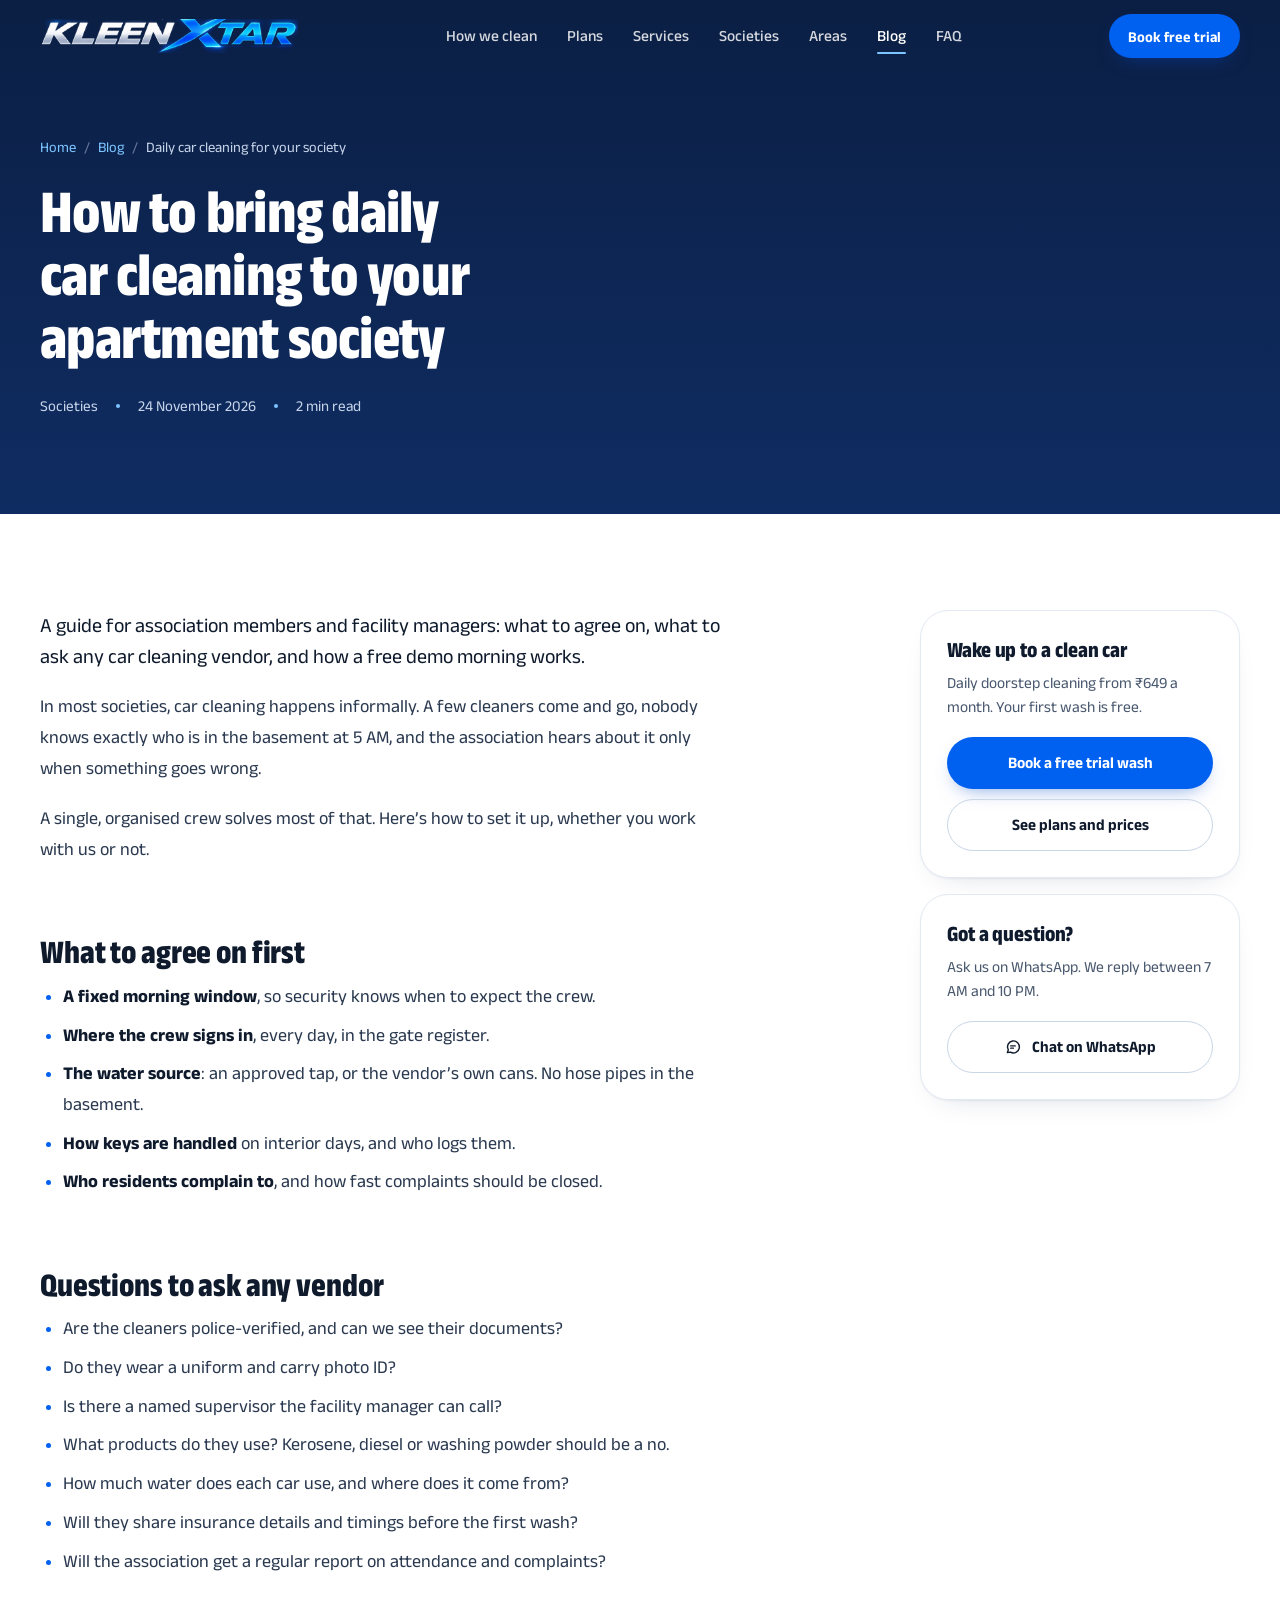
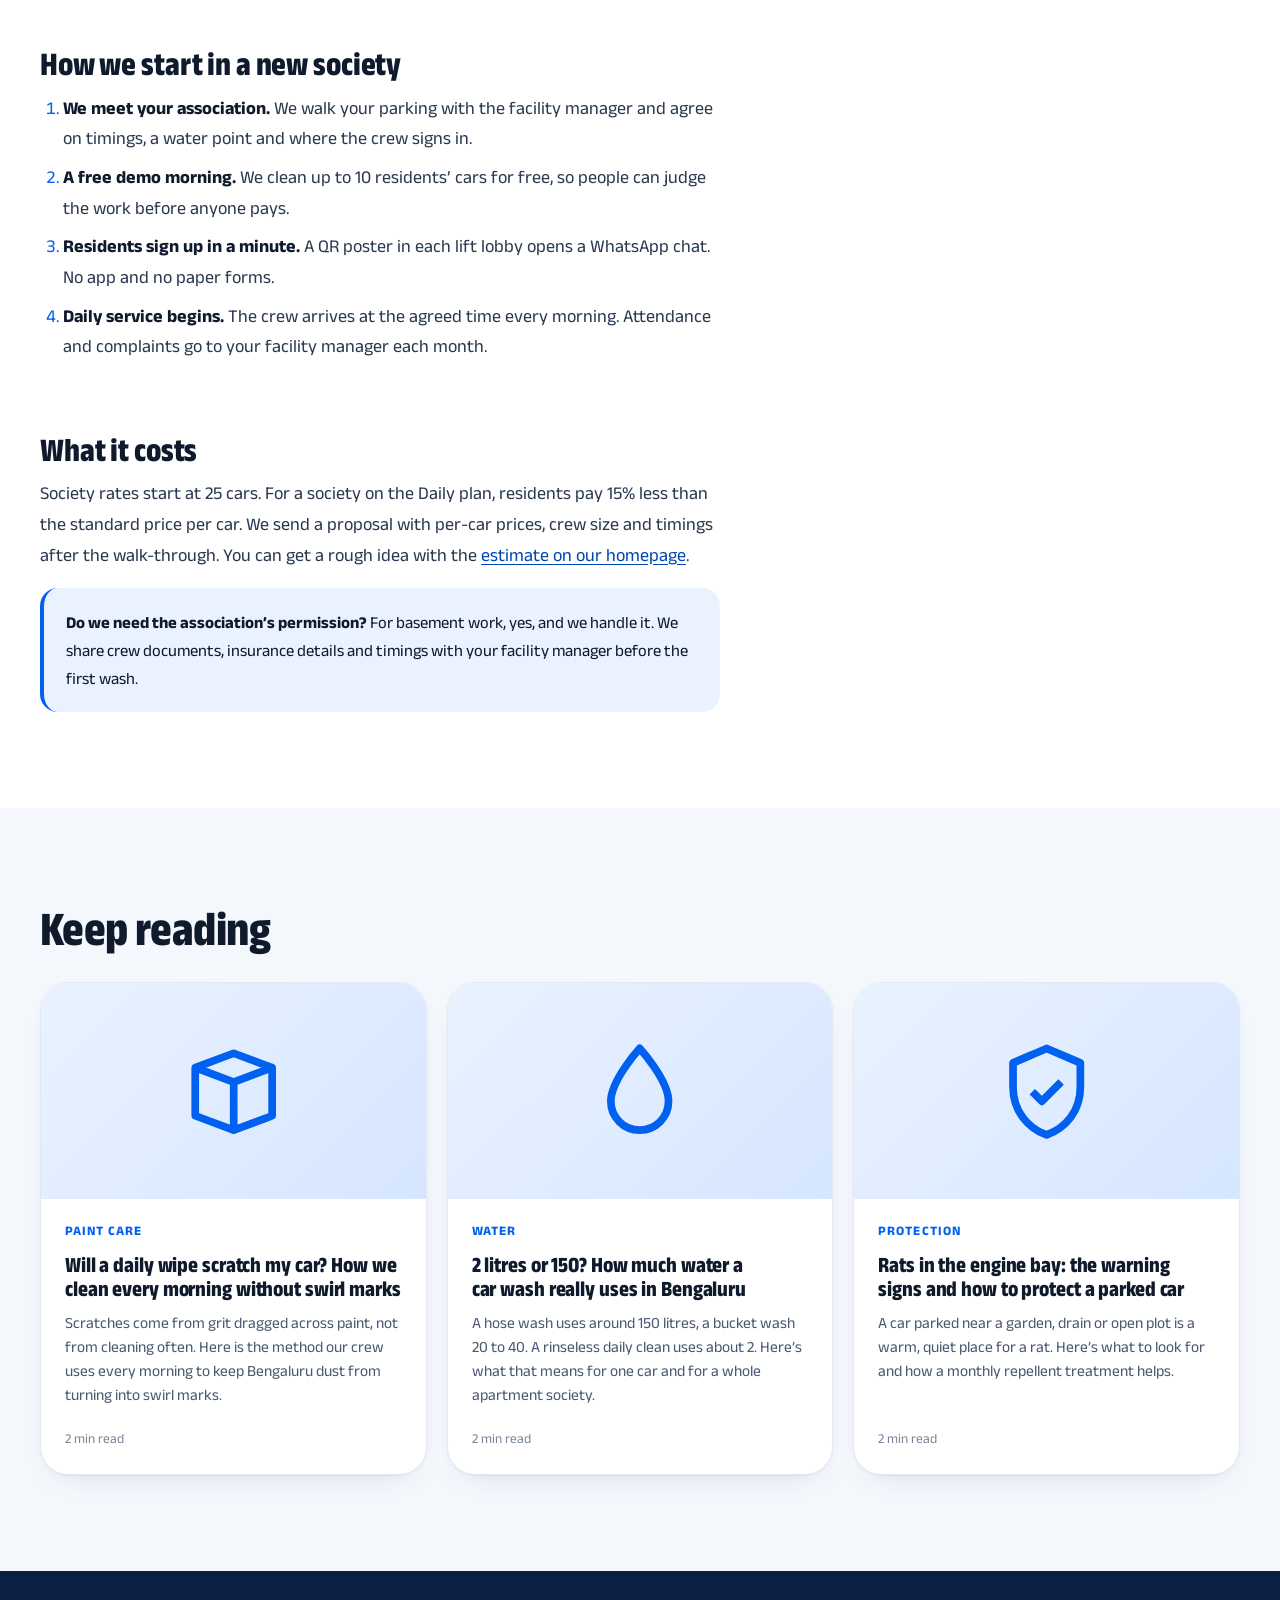
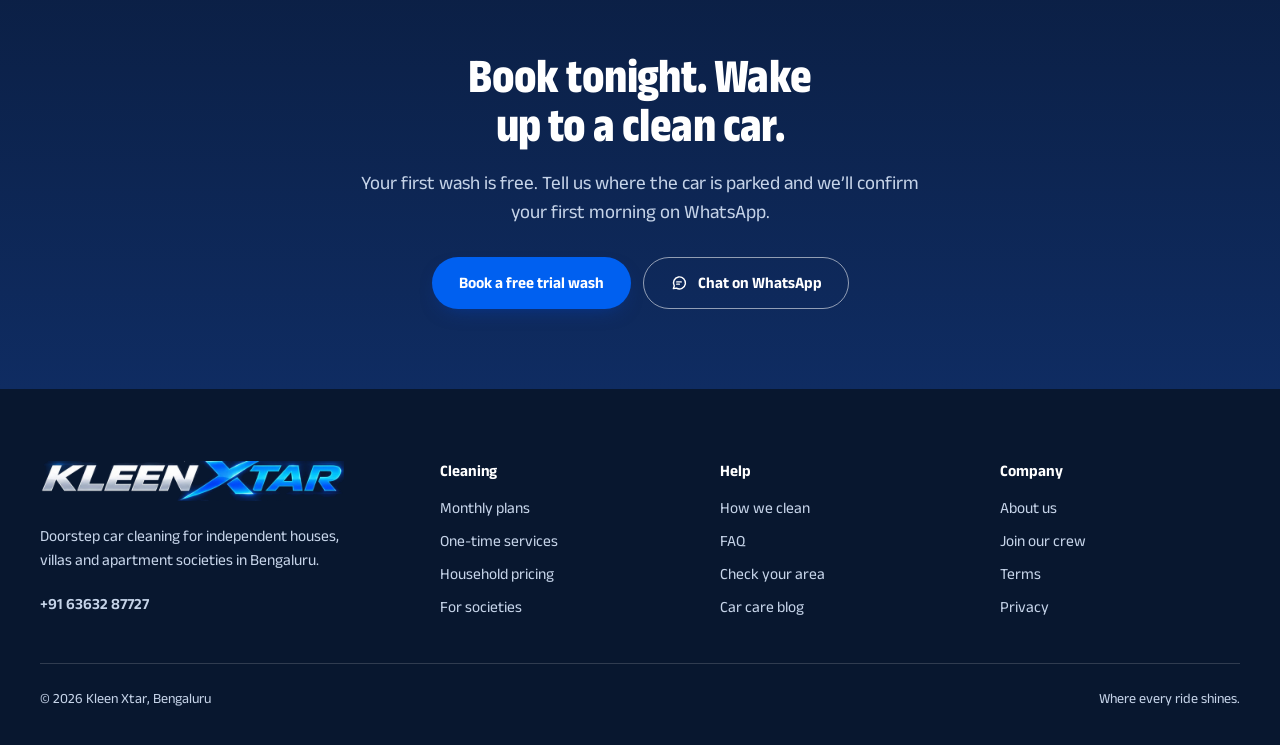
<file: test/blog/daily-car-cleaning-for-apartment-societies/index.html>
<!DOCTYPE html>
<html lang="en-IN">
<head>
<meta charset="utf-8">
<meta name="robots" content="noindex,nofollow">
<meta name="viewport" content="width=device-width, initial-scale=1, viewport-fit=cover">
<title>How to bring daily car cleaning to your apartment society | Kleen Xtar</title>
<meta name="description" content="A guide for association members and facility managers: what to agree on, what to ask any car cleaning vendor, and how a free demo morning works.">
<meta name="theme-color" content="#0B1F44">
<meta property="og:title" content="How to bring daily car cleaning to your apartment society | Kleen Xtar">
<meta property="og:description" content="A guide for association members and facility managers: what to agree on, what to ask any car cleaning vendor, and how a free demo morning works.">
<meta property="og:type" content="website">
<link rel="icon" href="data:image/svg+xml,%3Csvg xmlns='http://www.w3.org/2000/svg' viewBox='0 0 32 32'%3E%3Crect width='32' height='32' rx='7' fill='%23000'/%3E%3Cpath d='M16 1C17 11 20 14.500 31 16C20 17.500 17 21 16 31C15 21 12 17.500 1 16C12 14.500 15 11 16 1Z' fill='%232E9BFF'/%3E%3C/svg%3E">
<link rel="preconnect" href="https://fonts.googleapis.com">
<link rel="preconnect" href="https://fonts.gstatic.com" crossorigin>
<link href="https://fonts.googleapis.com/css2?family=Anek+Latin:wdth,wght@75..125,100..800&amp;display=swap" rel="stylesheet">
<link href="https://fonts.googleapis.com/css2?family=Saira:ital,wdth,wght@0,75..125,400..900;1,75..125,400..900&amp;display=swap" rel="stylesheet">
<link rel="stylesheet" href="/test/assets/kx.css">
<link rel="stylesheet" href="/test/assets/kx-pages.css">
<script type="application/ld+json">{"@context": "https://schema.org", "@type": "BlogPosting", "headline": "How to bring daily car cleaning to your apartment society", "description": "A guide for association members and facility managers: what to agree on, what to ask any car cleaning vendor, and how a free demo morning works.", "datePublished": "2026-11-24", "author": {"@type": "Organization", "name": "Kleen Xtar"}, "publisher": {"@type": "Organization", "name": "Kleen Xtar"}}</script>
</head>
<body>
<div class="kx" id="kx-top">
<a class="kx-skip" href="#kx-main">Skip to content</a>

<header class="kx-nav">
  <div class="kx-wrap kx-nav__in">
    <a class="kx-logo" href="/test/v2/" aria-label="Kleen Xtar home"><img src="/test/assets/logo.webp" alt="Kleen Xtar" width="760" height="100"></a>
    <nav aria-label="Main">
      <ul class="kx-nav__links">
        <li><a href="/test/v2/#kx-process">How we clean</a></li>
        <li><a href="/test/v2/#kx-plans">Plans</a></li>
        <li><a href="/test/v2/#kx-services">Services</a></li>
        <li><a href="/test/v2/#kx-societies">Societies</a></li>
        <li><a href="/test/v2/#kx-areas">Areas</a></li>
        <li><a href="/test/blog/" class="is-on" aria-current="page">Blog</a></li>
        <li><a href="/test/v2/#kx-faq">FAQ</a></li>
      </ul>
    </nav>
    <div class="kx-nav__cta">
      <a class="kx-btn kx-btn--primary kx-btn--sm" href="/test/v2/#book">Book free trial</a>
      <button class="kx-burger" type="button" aria-label="Open menu" aria-expanded="false" aria-controls="kx-mnav"><span></span><span></span></button>
    </div>
  </div>
  <div class="kx-mnav" id="kx-mnav">
    <ul>
      <li><a href="/test/v2/#kx-process">How we clean</a></li>
      <li><a href="/test/v2/#kx-plans">Plans</a></li>
      <li><a href="/test/v2/#kx-services">Services</a></li>
      <li><a href="/test/v2/#kx-societies">Societies</a></li>
      <li><a href="/test/v2/#kx-areas">Areas</a></li>
      <li><a href="/test/blog/">Blog</a></li>
      <li><a href="/test/v2/#kx-faq">FAQ</a></li>
    </ul>
    <a class="kx-btn kx-btn--primary" href="/test/v2/#book">Book a free trial wash</a>
  </div>
</header>

<main id="kx-main">
<section class="kx-phero">
  <div class="kx-wrap">
    <ol class="kx-crumbs"><li><a href="/test/v2/">Home</a></li><li><a href="/test/blog/">Blog</a></li><li aria-current="page">Daily car cleaning for your society</li></ol>
    <h1 class="kx-h1">How to bring daily car cleaning to your apartment society</h1>
    <div class="kx-meta"><span>Societies</span><span><time datetime="2026-11-24">24 November 2026</time></span><span>2 min read</span></div>
    
  </div>
</section>

<section class="kx-page">
  <div class="kx-wrap kx-art">
    <article class="kx-prose">
      <p class="kx-lead kx-intro">A guide for association members and facility managers: what to agree on, what to ask any car cleaning vendor, and how a free demo morning works.</p>

<p>In most societies, car cleaning happens informally. A few cleaners come and go, nobody knows exactly who is in the basement at 5 AM, and the association hears about it only when something goes wrong.</p>
<p>A single, organised crew solves most of that. Here’s how to set it up, whether you work with us or not.</p>

<h2>What to agree on first</h2>
<ul>
  <li><strong>A fixed morning window</strong>, so security knows when to expect the crew.</li>
  <li><strong>Where the crew signs in</strong>, every day, in the gate register.</li>
  <li><strong>The water source</strong>: an approved tap, or the vendor’s own cans. No hose pipes in the basement.</li>
  <li><strong>How keys are handled</strong> on interior days, and who logs them.</li>
  <li><strong>Who residents complain to</strong>, and how fast complaints should be closed.</li>
</ul>

<h2>Questions to ask any vendor</h2>
<ul>
  <li>Are the cleaners police-verified, and can we see their documents?</li>
  <li>Do they wear a uniform and carry photo ID?</li>
  <li>Is there a named supervisor the facility manager can call?</li>
  <li>What products do they use? Kerosene, diesel or washing powder should be a no.</li>
  <li>How much water does each car use, and where does it come from?</li>
  <li>Will they share insurance details and timings before the first wash?</li>
  <li>Will the association get a regular report on attendance and complaints?</li>
</ul>

<h2>How we start in a new society</h2>
<ol>
  <li><strong>We meet your association.</strong> We walk your parking with the facility manager and agree on timings, a water point and where the crew signs in.</li>
  <li><strong>A free demo morning.</strong> We clean up to 10 residents’ cars for free, so people can judge the work before anyone pays.</li>
  <li><strong>Residents sign up in a minute.</strong> A QR poster in each lift lobby opens a WhatsApp chat. No app and no paper forms.</li>
  <li><strong>Daily service begins.</strong> The crew arrives at the agreed time every morning. Attendance and complaints go to your facility manager each month.</li>
</ol>

<h2>What it costs</h2>
<p>Society rates start at 25 cars. For a society on the Daily plan, residents pay 15% less than the standard price per car. We send a proposal with per-car prices, crew size and timings after the walk-through. You can get a rough idea with the <a href="/test/v2/#kx-societies">estimate on our homepage</a>.</p>

<div class="kx-note"><b>Do we need the association’s permission?</b> For basement work, yes, and we handle it. We share crew documents, insurance details and timings with your facility manager before the first wash.</div>

    </article>
    <aside class="kx-side" aria-label="Book a clean">
      <div class="kx-card">
        <h2>Wake up to a clean car</h2>
        <p>Daily doorstep cleaning from ₹649 a month. Your first wash is free.</p>
        <a class="kx-btn kx-btn--primary" href="/test/v2/#book">Book a free trial wash</a>
        <a class="kx-btn kx-btn--line-light" href="/test/v2/#kx-plans">See plans and prices</a>
      </div>
      <div class="kx-card">
        <h3>Got a question?</h3>
        <p>Ask us on WhatsApp. We reply between 7 AM and 10 PM.</p>
        <a class="kx-btn kx-btn--line-light" href="https://wa.me/916363287727?text=Hi%20Kleen%20Xtar%2C%20I%20just%20read%20%E2%80%9CDaily%20car%20cleaning%20for%20your%20society%E2%80%9D%20on%20your%20blog%20and%20have%20a%20question." target="_blank" rel="noopener"><svg viewBox="0 0 24 24" fill="none" stroke="currentColor" stroke-width="1.9" stroke-linecap="round" stroke-linejoin="round" aria-hidden="true" focusable="false"><path d="M4.5 19.5l1.2-3.6A8 8 0 1 1 8.6 18.8z"/><path d="M9 10.5h6M9 13.5h3.5"/></svg>Chat on WhatsApp</a>
      </div>
    </aside>
  </div>
</section>

<section class="kx-more" aria-labelledby="kx-more-h">
  <div class="kx-wrap">
    <h2 class="kx-h2" id="kx-more-h">Keep reading</h2>
    <div class="kx-posts">
    <article class="kx-post" data-tag="Paint care">
      <div class="kx-post__art" aria-hidden="true"><svg viewBox="0 0 24 24" fill="none" stroke="currentColor" stroke-width="1.6" stroke-linejoin="round" aria-hidden="true"><path d="M4 7l8-3 8 3v10l-8 3-8-3z"/><path d="M4 7l8 3 8-3M12 10v10"/></svg></div>
      <div class="kx-post__b">
        <span class="kx-eyebrow">Paint care</span>
        <h3><a href="/test/blog/daily-car-wiping-without-scratches/">Will a daily wipe scratch my car? How we clean every morning without swirl marks</a></h3>
        <p>Scratches come from grit dragged across paint, not from cleaning often. Here is the method our crew uses every morning to keep Bengaluru dust from turning into swirl marks.</p>
        <span class="kx-post__m">2 min read</span>
      </div>
    </article>
    <article class="kx-post" data-tag="Water">
      <div class="kx-post__art" aria-hidden="true"><svg viewBox="0 0 24 24" fill="none" stroke="currentColor" stroke-width="1.6" stroke-linejoin="round" aria-hidden="true"><path d="M12 3s6 6.6 6 11a6 6 0 0 1-12 0c0-4.4 6-11 6-11z"/></svg></div>
      <div class="kx-post__b">
        <span class="kx-eyebrow">Water</span>
        <h3><a href="/test/blog/how-much-water-does-a-car-wash-use/">2 litres or 150? How much water a car wash really uses in Bengaluru</a></h3>
        <p>A hose wash uses around 150 litres, a bucket wash 20 to 40. A rinseless daily clean uses about 2. Here’s what that means for one car and for a whole apartment society.</p>
        <span class="kx-post__m">2 min read</span>
      </div>
    </article>
    <article class="kx-post" data-tag="Protection">
      <div class="kx-post__art" aria-hidden="true"><svg viewBox="0 0 24 24" fill="none" stroke="currentColor" stroke-width="1.6" stroke-linejoin="round" aria-hidden="true"><path d="M12 3l7 3v5c0 5-3 8.5-7 10-4-1.5-7-5-7-10V6z"/><path d="M9 12l2 2 4-4"/></svg></div>
      <div class="kx-post__b">
        <span class="kx-eyebrow">Protection</span>
        <h3><a href="/test/blog/rats-in-car-engine-bay/">Rats in the engine bay: the warning signs and how to protect a parked car</a></h3>
        <p>A car parked near a garden, drain or open plot is a warm, quiet place for a rat. Here’s what to look for and how a monthly repellent treatment helps.</p>
        <span class="kx-post__m">2 min read</span>
      </div>
    </article>
    </div>
  </div>
</section>

<section class="kx-band" aria-labelledby="kx-band-h">
  <div class="kx-wrap">
    <h2 class="kx-h2" id="kx-band-h">Book tonight. Wake up to a clean car.</h2>
    <p class="kx-lead">Your first wash is free. Tell us where the car is parked and we’ll confirm your first morning on WhatsApp.</p>
    <div class="kx-cta__acts">
      <a class="kx-btn kx-btn--primary" href="/test/v2/#book">Book a free trial wash</a>
      <a class="kx-btn kx-btn--line-light" href="https://wa.me/916363287727?text=Hi%20Kleen%20Xtar%2C%20I%E2%80%99d%20like%20to%20book%20a%20free%20trial%20wash." target="_blank" rel="noopener"><svg viewBox="0 0 24 24" fill="none" stroke="currentColor" stroke-width="1.9" stroke-linecap="round" stroke-linejoin="round" aria-hidden="true" focusable="false"><path d="M4.5 19.5l1.2-3.6A8 8 0 1 1 8.6 18.8z"/><path d="M9 10.5h6M9 13.5h3.5"/></svg>Chat on WhatsApp</a>
    </div>
  </div>
</section>

</main>

<footer class="kx-foot">
  <div class="kx-wrap">
    <div class="kx-foot__top">
      <div class="kx-foot__about">
        <a class="kx-logo" href="/test/v2/" aria-label="Kleen Xtar home"><img src="/test/assets/logo.webp" alt="Kleen Xtar" width="760" height="100" loading="lazy"></a>
        <p>Doorstep car cleaning for independent houses, villas and apartment societies in Bengaluru.</p>
        <div class="kx-foot__contact">
          <a href="tel:+916363287727">+91 63632 87727</a>
        </div>
      </div>
      <div>
        <h4>Cleaning</h4>
        <ul><li><a href="/test/v2/#kx-plans">Monthly plans</a></li><li><a href="/test/v2/#kx-services">One-time services</a></li><li><a href="/test/v2/#kx-house">Household pricing</a></li><li><a href="/test/v2/#kx-societies">For societies</a></li></ul>
      </div>
      <div>
        <h4>Help</h4>
        <ul><li><a href="/test/v2/#kx-process">How we clean</a></li><li><a href="/test/v2/#kx-faq">FAQ</a></li><li><a href="/test/v2/#kx-areas">Check your area</a></li><li><a href="/test/blog/">Car care blog</a></li></ul>
      </div>
      <div>
        <h4>Company</h4>
        <ul><li><a href="/test/about/">About us</a></li><li><a href="/test/careers/">Join our crew</a></li><li><a href="/test/terms/">Terms</a></li><li><a href="/test/privacy/">Privacy</a></li></ul>
      </div>
    </div>
    <div class="kx-foot__bot"><span>© 2026 Kleen Xtar, Bengaluru</span><span>Where every ride shines.</span></div>
  </div>
</footer>

<div class="kx-mbar">
  <a class="kx-btn kx-btn--primary" href="/test/v2/#book">Book a free trial</a>
  <a class="kx-btn kx-btn--line-light" href="https://wa.me/916363287727?text=Hi%20Kleen%20Xtar%2C%20I%E2%80%99d%20like%20to%20book%20a%20free%20trial%20wash." target="_blank" rel="noopener"><svg viewBox="0 0 24 24" fill="none" stroke="currentColor" stroke-width="1.9" stroke-linecap="round" stroke-linejoin="round" aria-hidden="true" focusable="false"><path d="M4.5 19.5l1.2-3.6A8 8 0 1 1 8.6 18.8z"/><path d="M9 10.5h6M9 13.5h3.5"/></svg>WhatsApp</a>
</div>
</div>
<script src="/test/assets/kx-pages.js" defer></script>
</body>
</html>
</file>
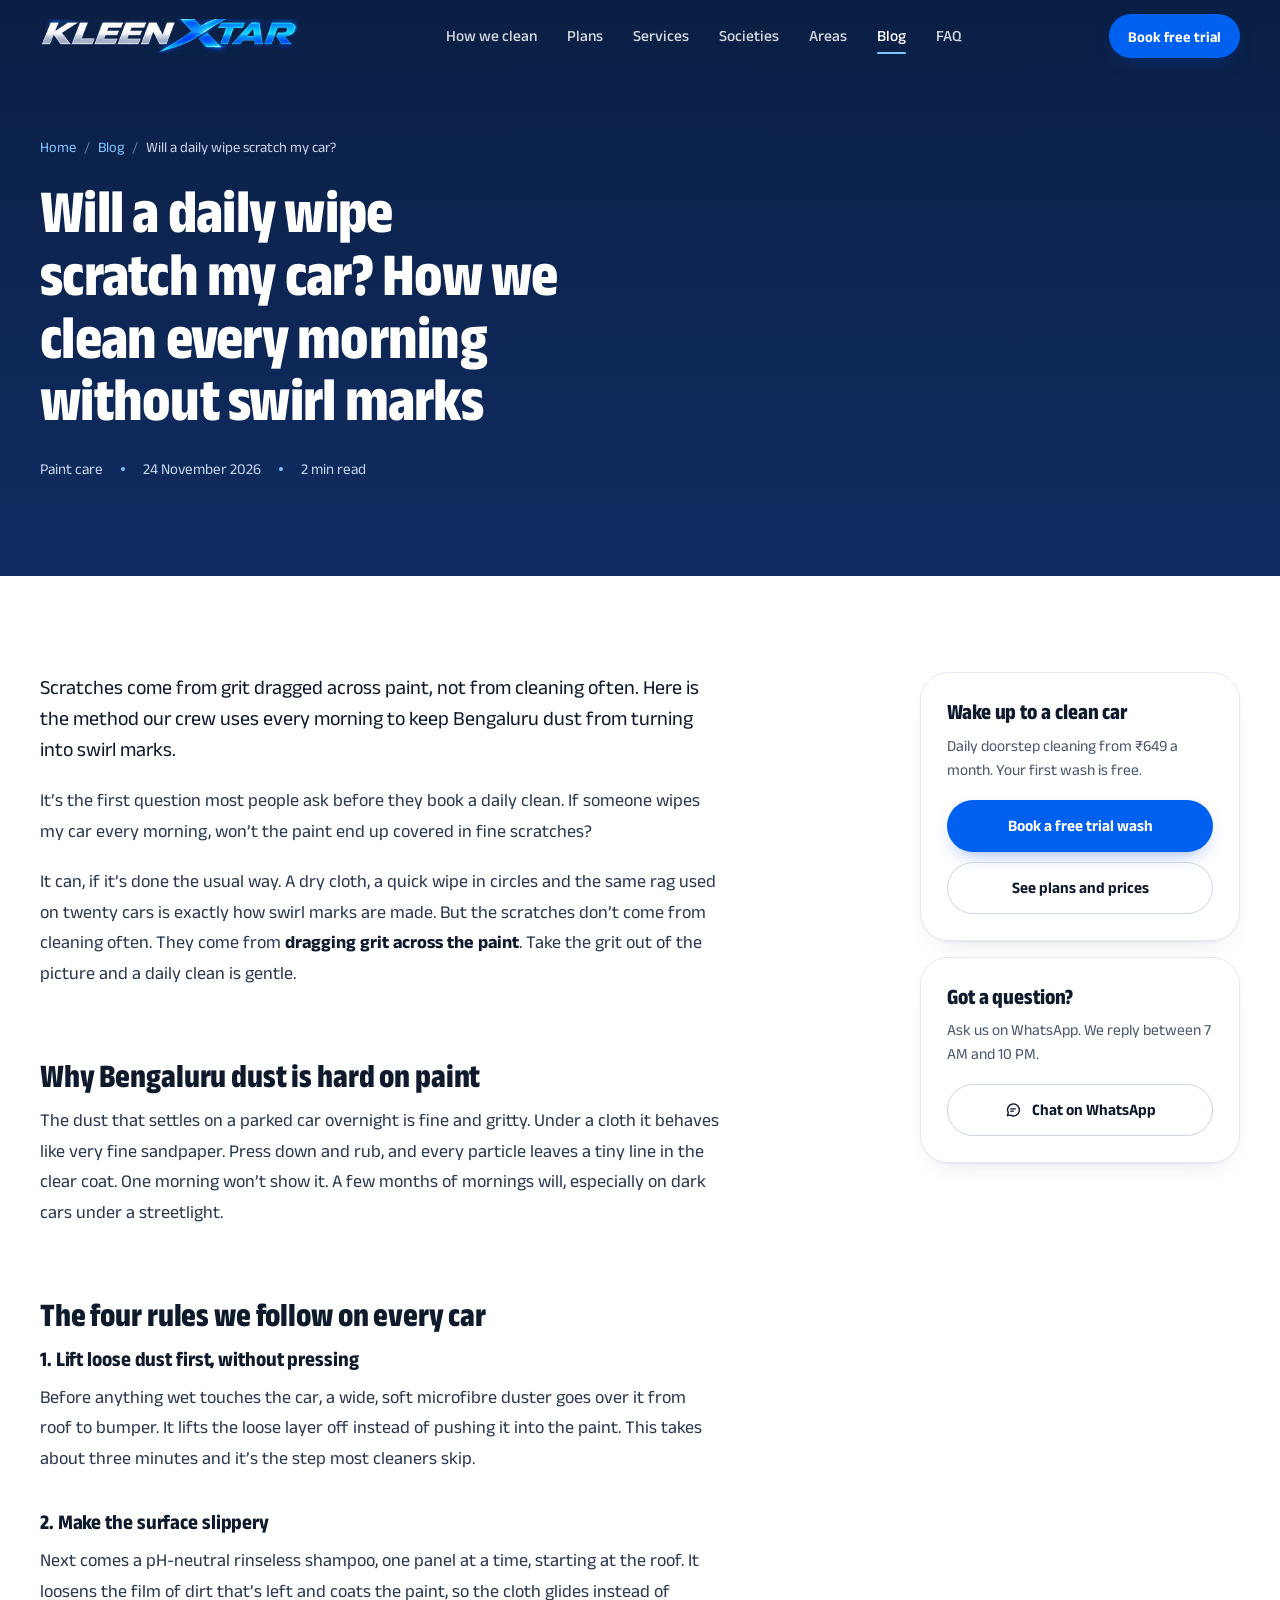
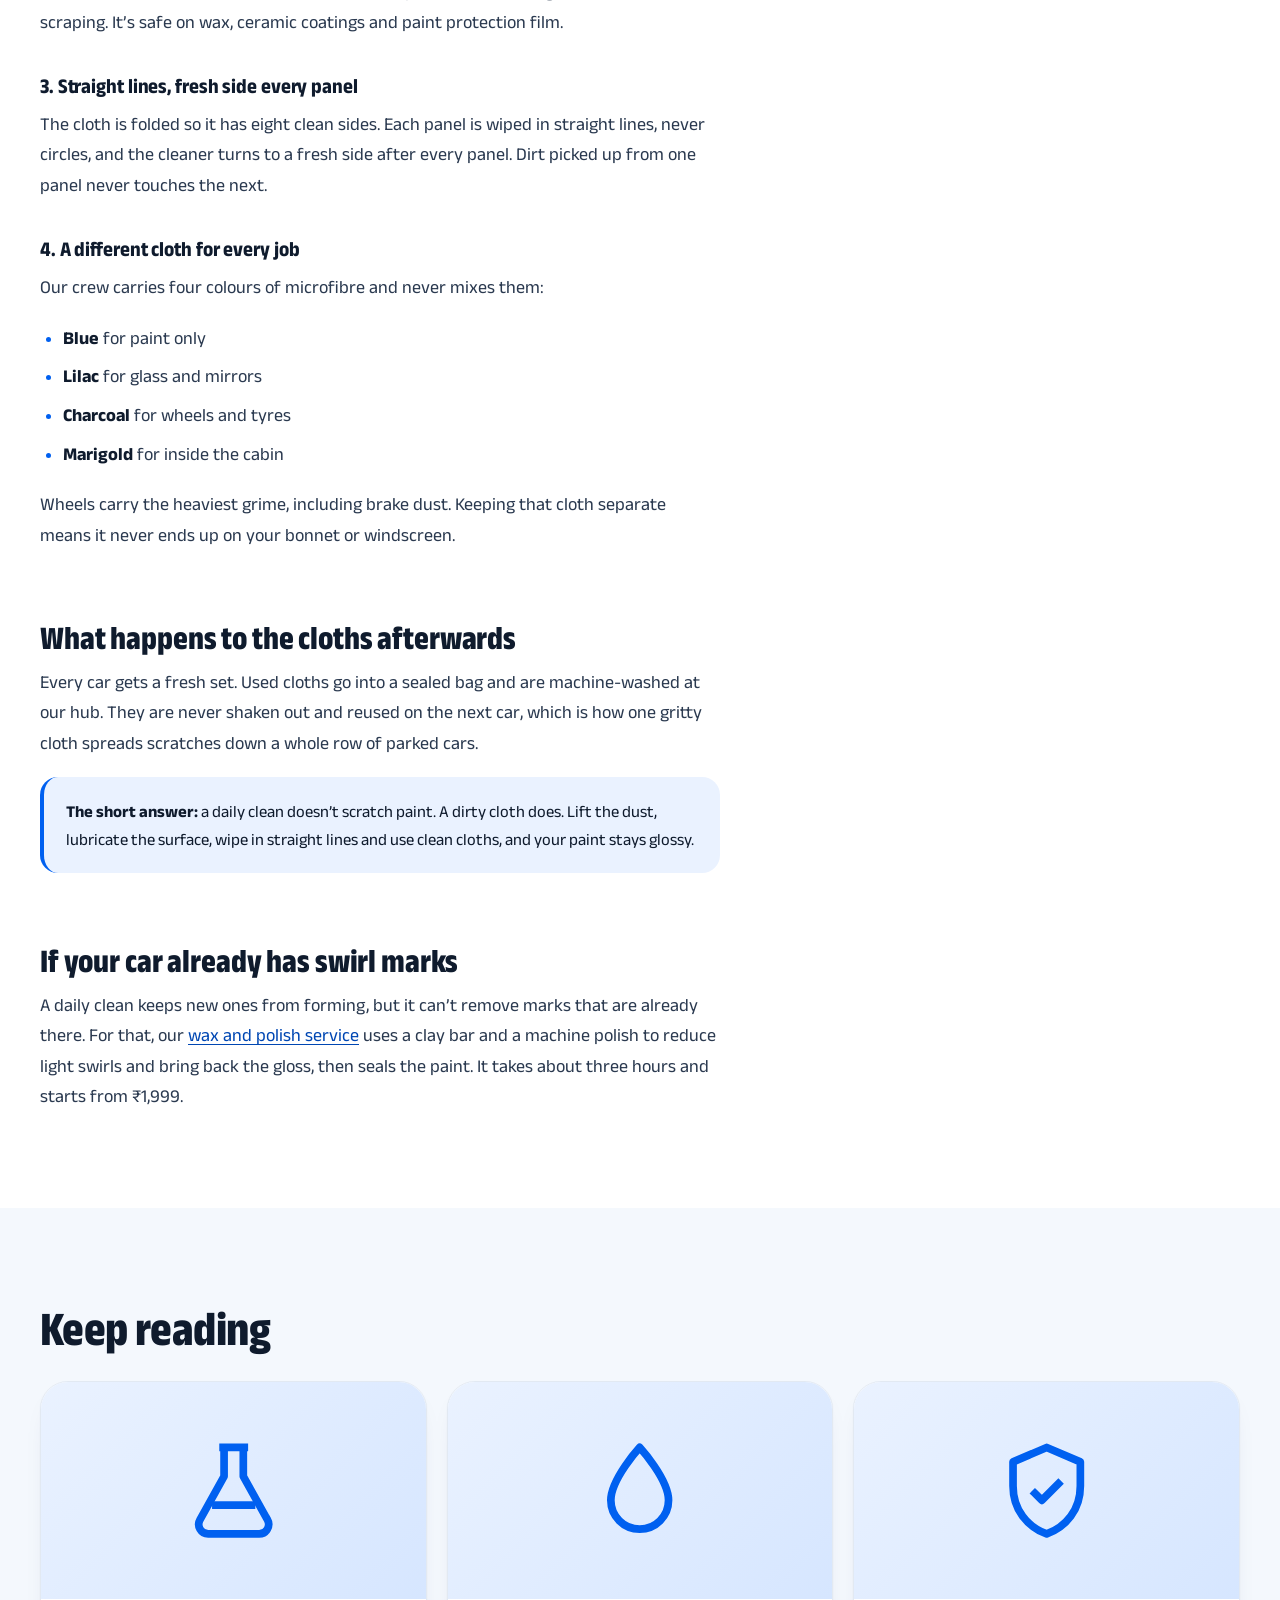
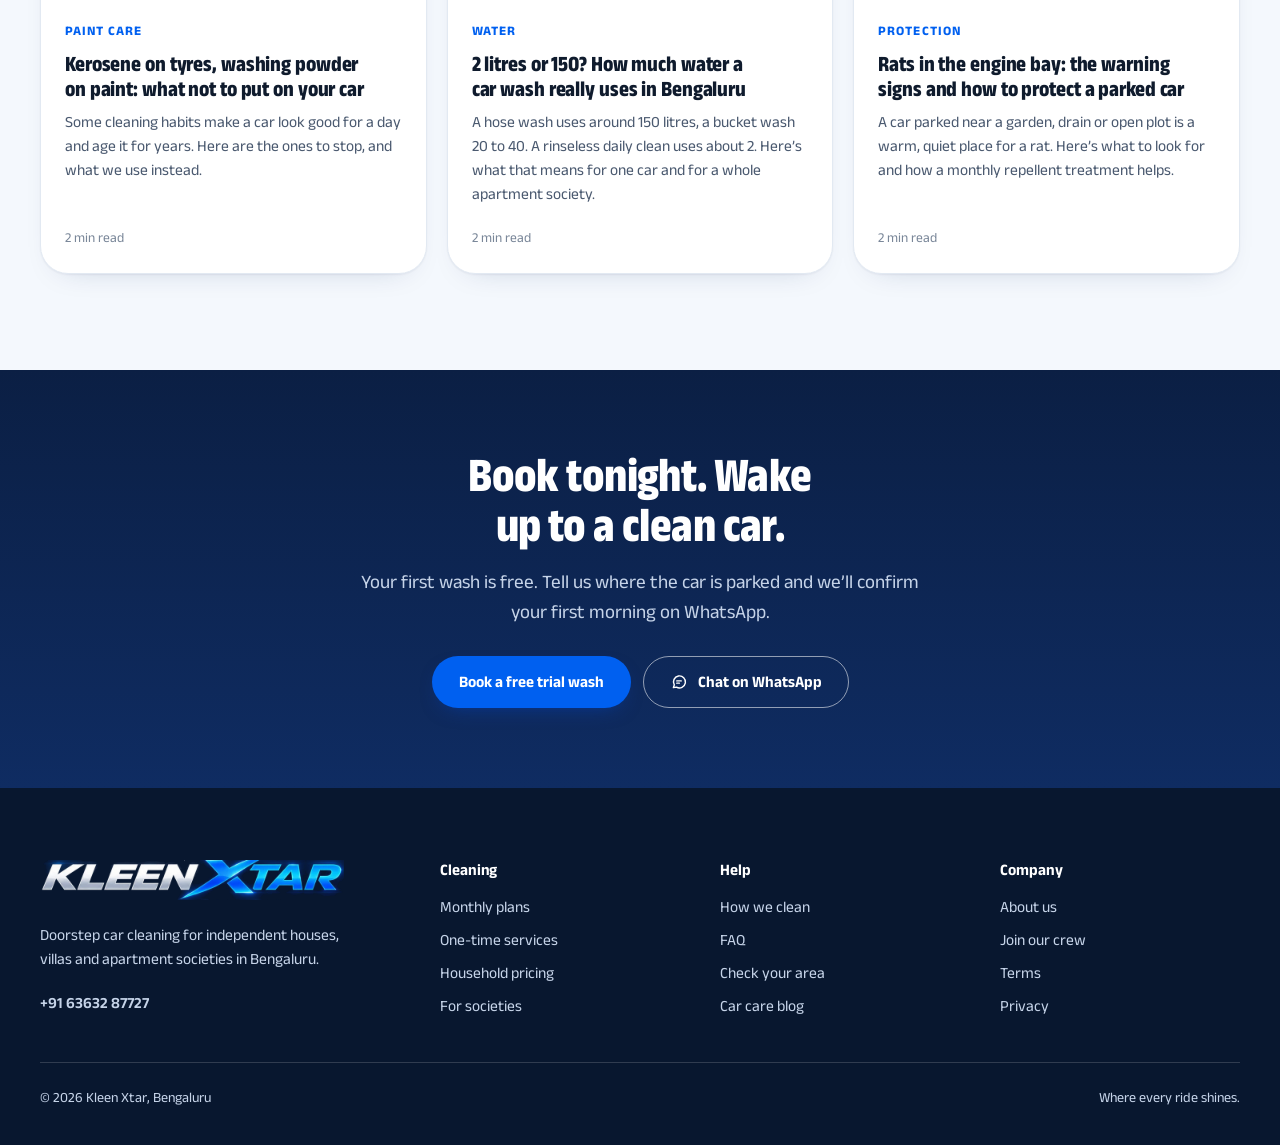
<file: test/blog/daily-car-wiping-without-scratches/index.html>
<!DOCTYPE html>
<html lang="en-IN">
<head>
<meta charset="utf-8">
<meta name="robots" content="noindex,nofollow">
<meta name="viewport" content="width=device-width, initial-scale=1, viewport-fit=cover">
<title>Will a daily wipe scratch my car? How we clean every morning without swirl marks | Kleen Xtar</title>
<meta name="description" content="Scratches come from grit dragged across paint, not from cleaning often. Here is the method our crew uses every morning to keep Bengaluru dust from turning into swirl marks.">
<meta name="theme-color" content="#0B1F44">
<meta property="og:title" content="Will a daily wipe scratch my car? How we clean every morning without swirl marks | Kleen Xtar">
<meta property="og:description" content="Scratches come from grit dragged across paint, not from cleaning often. Here is the method our crew uses every morning to keep Bengaluru dust from turning into swirl marks.">
<meta property="og:type" content="website">
<link rel="icon" href="data:image/svg+xml,%3Csvg xmlns='http://www.w3.org/2000/svg' viewBox='0 0 32 32'%3E%3Crect width='32' height='32' rx='7' fill='%23000'/%3E%3Cpath d='M16 1C17 11 20 14.500 31 16C20 17.500 17 21 16 31C15 21 12 17.500 1 16C12 14.500 15 11 16 1Z' fill='%232E9BFF'/%3E%3C/svg%3E">
<link rel="preconnect" href="https://fonts.googleapis.com">
<link rel="preconnect" href="https://fonts.gstatic.com" crossorigin>
<link href="https://fonts.googleapis.com/css2?family=Anek+Latin:wdth,wght@75..125,100..800&amp;display=swap" rel="stylesheet">
<link href="https://fonts.googleapis.com/css2?family=Saira:ital,wdth,wght@0,75..125,400..900;1,75..125,400..900&amp;display=swap" rel="stylesheet">
<link rel="stylesheet" href="/test/assets/kx.css">
<link rel="stylesheet" href="/test/assets/kx-pages.css">
<script type="application/ld+json">{"@context": "https://schema.org", "@type": "BlogPosting", "headline": "Will a daily wipe scratch my car? How we clean every morning without swirl marks", "description": "Scratches come from grit dragged across paint, not from cleaning often. Here is the method our crew uses every morning to keep Bengaluru dust from turning into swirl marks.", "datePublished": "2026-11-24", "author": {"@type": "Organization", "name": "Kleen Xtar"}, "publisher": {"@type": "Organization", "name": "Kleen Xtar"}}</script>
</head>
<body>
<div class="kx" id="kx-top">
<a class="kx-skip" href="#kx-main">Skip to content</a>

<header class="kx-nav">
  <div class="kx-wrap kx-nav__in">
    <a class="kx-logo" href="/test/v2/" aria-label="Kleen Xtar home"><img src="/test/assets/logo.webp" alt="Kleen Xtar" width="760" height="100"></a>
    <nav aria-label="Main">
      <ul class="kx-nav__links">
        <li><a href="/test/v2/#kx-process">How we clean</a></li>
        <li><a href="/test/v2/#kx-plans">Plans</a></li>
        <li><a href="/test/v2/#kx-services">Services</a></li>
        <li><a href="/test/v2/#kx-societies">Societies</a></li>
        <li><a href="/test/v2/#kx-areas">Areas</a></li>
        <li><a href="/test/blog/" class="is-on" aria-current="page">Blog</a></li>
        <li><a href="/test/v2/#kx-faq">FAQ</a></li>
      </ul>
    </nav>
    <div class="kx-nav__cta">
      <a class="kx-btn kx-btn--primary kx-btn--sm" href="/test/v2/#book">Book free trial</a>
      <button class="kx-burger" type="button" aria-label="Open menu" aria-expanded="false" aria-controls="kx-mnav"><span></span><span></span></button>
    </div>
  </div>
  <div class="kx-mnav" id="kx-mnav">
    <ul>
      <li><a href="/test/v2/#kx-process">How we clean</a></li>
      <li><a href="/test/v2/#kx-plans">Plans</a></li>
      <li><a href="/test/v2/#kx-services">Services</a></li>
      <li><a href="/test/v2/#kx-societies">Societies</a></li>
      <li><a href="/test/v2/#kx-areas">Areas</a></li>
      <li><a href="/test/blog/">Blog</a></li>
      <li><a href="/test/v2/#kx-faq">FAQ</a></li>
    </ul>
    <a class="kx-btn kx-btn--primary" href="/test/v2/#book">Book a free trial wash</a>
  </div>
</header>

<main id="kx-main">
<section class="kx-phero">
  <div class="kx-wrap">
    <ol class="kx-crumbs"><li><a href="/test/v2/">Home</a></li><li><a href="/test/blog/">Blog</a></li><li aria-current="page">Will a daily wipe scratch my car?</li></ol>
    <h1 class="kx-h1">Will a daily wipe scratch my car? How we clean every morning without swirl marks</h1>
    <div class="kx-meta"><span>Paint care</span><span><time datetime="2026-11-24">24 November 2026</time></span><span>2 min read</span></div>
    
  </div>
</section>

<section class="kx-page">
  <div class="kx-wrap kx-art">
    <article class="kx-prose">
      <p class="kx-lead kx-intro">Scratches come from grit dragged across paint, not from cleaning often. Here is the method our crew uses every morning to keep Bengaluru dust from turning into swirl marks.</p>

<p>It’s the first question most people ask before they book a daily clean. If someone wipes my car every morning, won’t the paint end up covered in fine scratches?</p>
<p>It can, if it’s done the usual way. A dry cloth, a quick wipe in circles and the same rag used on twenty cars is exactly how swirl marks are made. But the scratches don’t come from cleaning often. They come from <strong>dragging grit across the paint</strong>. Take the grit out of the picture and a daily clean is gentle.</p>

<h2>Why Bengaluru dust is hard on paint</h2>
<p>The dust that settles on a parked car overnight is fine and gritty. Under a cloth it behaves like very fine sandpaper. Press down and rub, and every particle leaves a tiny line in the clear coat. One morning won’t show it. A few months of mornings will, especially on dark cars under a streetlight.</p>

<h2>The four rules we follow on every car</h2>
<h3>1. Lift loose dust first, without pressing</h3>
<p>Before anything wet touches the car, a wide, soft microfibre duster goes over it from roof to bumper. It lifts the loose layer off instead of pushing it into the paint. This takes about three minutes and it’s the step most cleaners skip.</p>
<h3>2. Make the surface slippery</h3>
<p>Next comes a pH-neutral rinseless shampoo, one panel at a time, starting at the roof. It loosens the film of dirt that’s left and coats the paint, so the cloth glides instead of scraping. It’s safe on wax, ceramic coatings and paint protection film.</p>
<h3>3. Straight lines, fresh side every panel</h3>
<p>The cloth is folded so it has eight clean sides. Each panel is wiped in straight lines, never circles, and the cleaner turns to a fresh side after every panel. Dirt picked up from one panel never touches the next.</p>
<h3>4. A different cloth for every job</h3>
<p>Our crew carries four colours of microfibre and never mixes them:</p>
<ul>
  <li><strong>Blue</strong> for paint only</li>
  <li><strong>Lilac</strong> for glass and mirrors</li>
  <li><strong>Charcoal</strong> for wheels and tyres</li>
  <li><strong>Marigold</strong> for inside the cabin</li>
</ul>
<p>Wheels carry the heaviest grime, including brake dust. Keeping that cloth separate means it never ends up on your bonnet or windscreen.</p>

<h2>What happens to the cloths afterwards</h2>
<p>Every car gets a fresh set. Used cloths go into a sealed bag and are machine-washed at our hub. They are never shaken out and reused on the next car, which is how one gritty cloth spreads scratches down a whole row of parked cars.</p>

<div class="kx-note"><b>The short answer:</b> a daily clean doesn’t scratch paint. A dirty cloth does. Lift the dust, lubricate the surface, wipe in straight lines and use clean cloths, and your paint stays glossy.</div>

<h2>If your car already has swirl marks</h2>
<p>A daily clean keeps new ones from forming, but it can’t remove marks that are already there. For that, our <a href="/test/v2/#kx-services">wax and polish service</a> uses a clay bar and a machine polish to reduce light swirls and bring back the gloss, then seals the paint. It takes about three hours and starts from ₹1,999.</p>

    </article>
    <aside class="kx-side" aria-label="Book a clean">
      <div class="kx-card">
        <h2>Wake up to a clean car</h2>
        <p>Daily doorstep cleaning from ₹649 a month. Your first wash is free.</p>
        <a class="kx-btn kx-btn--primary" href="/test/v2/#book">Book a free trial wash</a>
        <a class="kx-btn kx-btn--line-light" href="/test/v2/#kx-plans">See plans and prices</a>
      </div>
      <div class="kx-card">
        <h3>Got a question?</h3>
        <p>Ask us on WhatsApp. We reply between 7 AM and 10 PM.</p>
        <a class="kx-btn kx-btn--line-light" href="https://wa.me/916363287727?text=Hi%20Kleen%20Xtar%2C%20I%20just%20read%20%E2%80%9CWill%20a%20daily%20wipe%20scratch%20my%20car%3F%E2%80%9D%20on%20your%20blog%20and%20have%20a%20question." target="_blank" rel="noopener"><svg viewBox="0 0 24 24" fill="none" stroke="currentColor" stroke-width="1.9" stroke-linecap="round" stroke-linejoin="round" aria-hidden="true" focusable="false"><path d="M4.5 19.5l1.2-3.6A8 8 0 1 1 8.6 18.8z"/><path d="M9 10.5h6M9 13.5h3.5"/></svg>Chat on WhatsApp</a>
      </div>
    </aside>
  </div>
</section>

<section class="kx-more" aria-labelledby="kx-more-h">
  <div class="kx-wrap">
    <h2 class="kx-h2" id="kx-more-h">Keep reading</h2>
    <div class="kx-posts">
    <article class="kx-post" data-tag="Paint care">
      <div class="kx-post__art" aria-hidden="true"><svg viewBox="0 0 24 24" fill="none" stroke="currentColor" stroke-width="1.6" stroke-linejoin="round" aria-hidden="true"><path d="M9 3h6M10 3v6l-5 9a2 2 0 0 0 1.7 3h10.6A2 2 0 0 0 19 18l-5-9V3"/><path d="M7.5 15h9"/></svg></div>
      <div class="kx-post__b">
        <span class="kx-eyebrow">Paint care</span>
        <h3><a href="/test/blog/what-not-to-use-on-your-car/">Kerosene on tyres, washing powder on paint: what not to put on your car</a></h3>
        <p>Some cleaning habits make a car look good for a day and age it for years. Here are the ones to stop, and what we use instead.</p>
        <span class="kx-post__m">2 min read</span>
      </div>
    </article>
    <article class="kx-post" data-tag="Water">
      <div class="kx-post__art" aria-hidden="true"><svg viewBox="0 0 24 24" fill="none" stroke="currentColor" stroke-width="1.6" stroke-linejoin="round" aria-hidden="true"><path d="M12 3s6 6.6 6 11a6 6 0 0 1-12 0c0-4.4 6-11 6-11z"/></svg></div>
      <div class="kx-post__b">
        <span class="kx-eyebrow">Water</span>
        <h3><a href="/test/blog/how-much-water-does-a-car-wash-use/">2 litres or 150? How much water a car wash really uses in Bengaluru</a></h3>
        <p>A hose wash uses around 150 litres, a bucket wash 20 to 40. A rinseless daily clean uses about 2. Here’s what that means for one car and for a whole apartment society.</p>
        <span class="kx-post__m">2 min read</span>
      </div>
    </article>
    <article class="kx-post" data-tag="Protection">
      <div class="kx-post__art" aria-hidden="true"><svg viewBox="0 0 24 24" fill="none" stroke="currentColor" stroke-width="1.6" stroke-linejoin="round" aria-hidden="true"><path d="M12 3l7 3v5c0 5-3 8.5-7 10-4-1.5-7-5-7-10V6z"/><path d="M9 12l2 2 4-4"/></svg></div>
      <div class="kx-post__b">
        <span class="kx-eyebrow">Protection</span>
        <h3><a href="/test/blog/rats-in-car-engine-bay/">Rats in the engine bay: the warning signs and how to protect a parked car</a></h3>
        <p>A car parked near a garden, drain or open plot is a warm, quiet place for a rat. Here’s what to look for and how a monthly repellent treatment helps.</p>
        <span class="kx-post__m">2 min read</span>
      </div>
    </article>
    </div>
  </div>
</section>

<section class="kx-band" aria-labelledby="kx-band-h">
  <div class="kx-wrap">
    <h2 class="kx-h2" id="kx-band-h">Book tonight. Wake up to a clean car.</h2>
    <p class="kx-lead">Your first wash is free. Tell us where the car is parked and we’ll confirm your first morning on WhatsApp.</p>
    <div class="kx-cta__acts">
      <a class="kx-btn kx-btn--primary" href="/test/v2/#book">Book a free trial wash</a>
      <a class="kx-btn kx-btn--line-light" href="https://wa.me/916363287727?text=Hi%20Kleen%20Xtar%2C%20I%E2%80%99d%20like%20to%20book%20a%20free%20trial%20wash." target="_blank" rel="noopener"><svg viewBox="0 0 24 24" fill="none" stroke="currentColor" stroke-width="1.9" stroke-linecap="round" stroke-linejoin="round" aria-hidden="true" focusable="false"><path d="M4.5 19.5l1.2-3.6A8 8 0 1 1 8.6 18.8z"/><path d="M9 10.5h6M9 13.5h3.5"/></svg>Chat on WhatsApp</a>
    </div>
  </div>
</section>

</main>

<footer class="kx-foot">
  <div class="kx-wrap">
    <div class="kx-foot__top">
      <div class="kx-foot__about">
        <a class="kx-logo" href="/test/v2/" aria-label="Kleen Xtar home"><img src="/test/assets/logo.webp" alt="Kleen Xtar" width="760" height="100" loading="lazy"></a>
        <p>Doorstep car cleaning for independent houses, villas and apartment societies in Bengaluru.</p>
        <div class="kx-foot__contact">
          <a href="tel:+916363287727">+91 63632 87727</a>
        </div>
      </div>
      <div>
        <h4>Cleaning</h4>
        <ul><li><a href="/test/v2/#kx-plans">Monthly plans</a></li><li><a href="/test/v2/#kx-services">One-time services</a></li><li><a href="/test/v2/#kx-house">Household pricing</a></li><li><a href="/test/v2/#kx-societies">For societies</a></li></ul>
      </div>
      <div>
        <h4>Help</h4>
        <ul><li><a href="/test/v2/#kx-process">How we clean</a></li><li><a href="/test/v2/#kx-faq">FAQ</a></li><li><a href="/test/v2/#kx-areas">Check your area</a></li><li><a href="/test/blog/">Car care blog</a></li></ul>
      </div>
      <div>
        <h4>Company</h4>
        <ul><li><a href="/test/about/">About us</a></li><li><a href="/test/careers/">Join our crew</a></li><li><a href="/test/terms/">Terms</a></li><li><a href="/test/privacy/">Privacy</a></li></ul>
      </div>
    </div>
    <div class="kx-foot__bot"><span>© 2026 Kleen Xtar, Bengaluru</span><span>Where every ride shines.</span></div>
  </div>
</footer>

<div class="kx-mbar">
  <a class="kx-btn kx-btn--primary" href="/test/v2/#book">Book a free trial</a>
  <a class="kx-btn kx-btn--line-light" href="https://wa.me/916363287727?text=Hi%20Kleen%20Xtar%2C%20I%E2%80%99d%20like%20to%20book%20a%20free%20trial%20wash." target="_blank" rel="noopener"><svg viewBox="0 0 24 24" fill="none" stroke="currentColor" stroke-width="1.9" stroke-linecap="round" stroke-linejoin="round" aria-hidden="true" focusable="false"><path d="M4.5 19.5l1.2-3.6A8 8 0 1 1 8.6 18.8z"/><path d="M9 10.5h6M9 13.5h3.5"/></svg>WhatsApp</a>
</div>
</div>
<script src="/test/assets/kx-pages.js" defer></script>
</body>
</html>
</file>
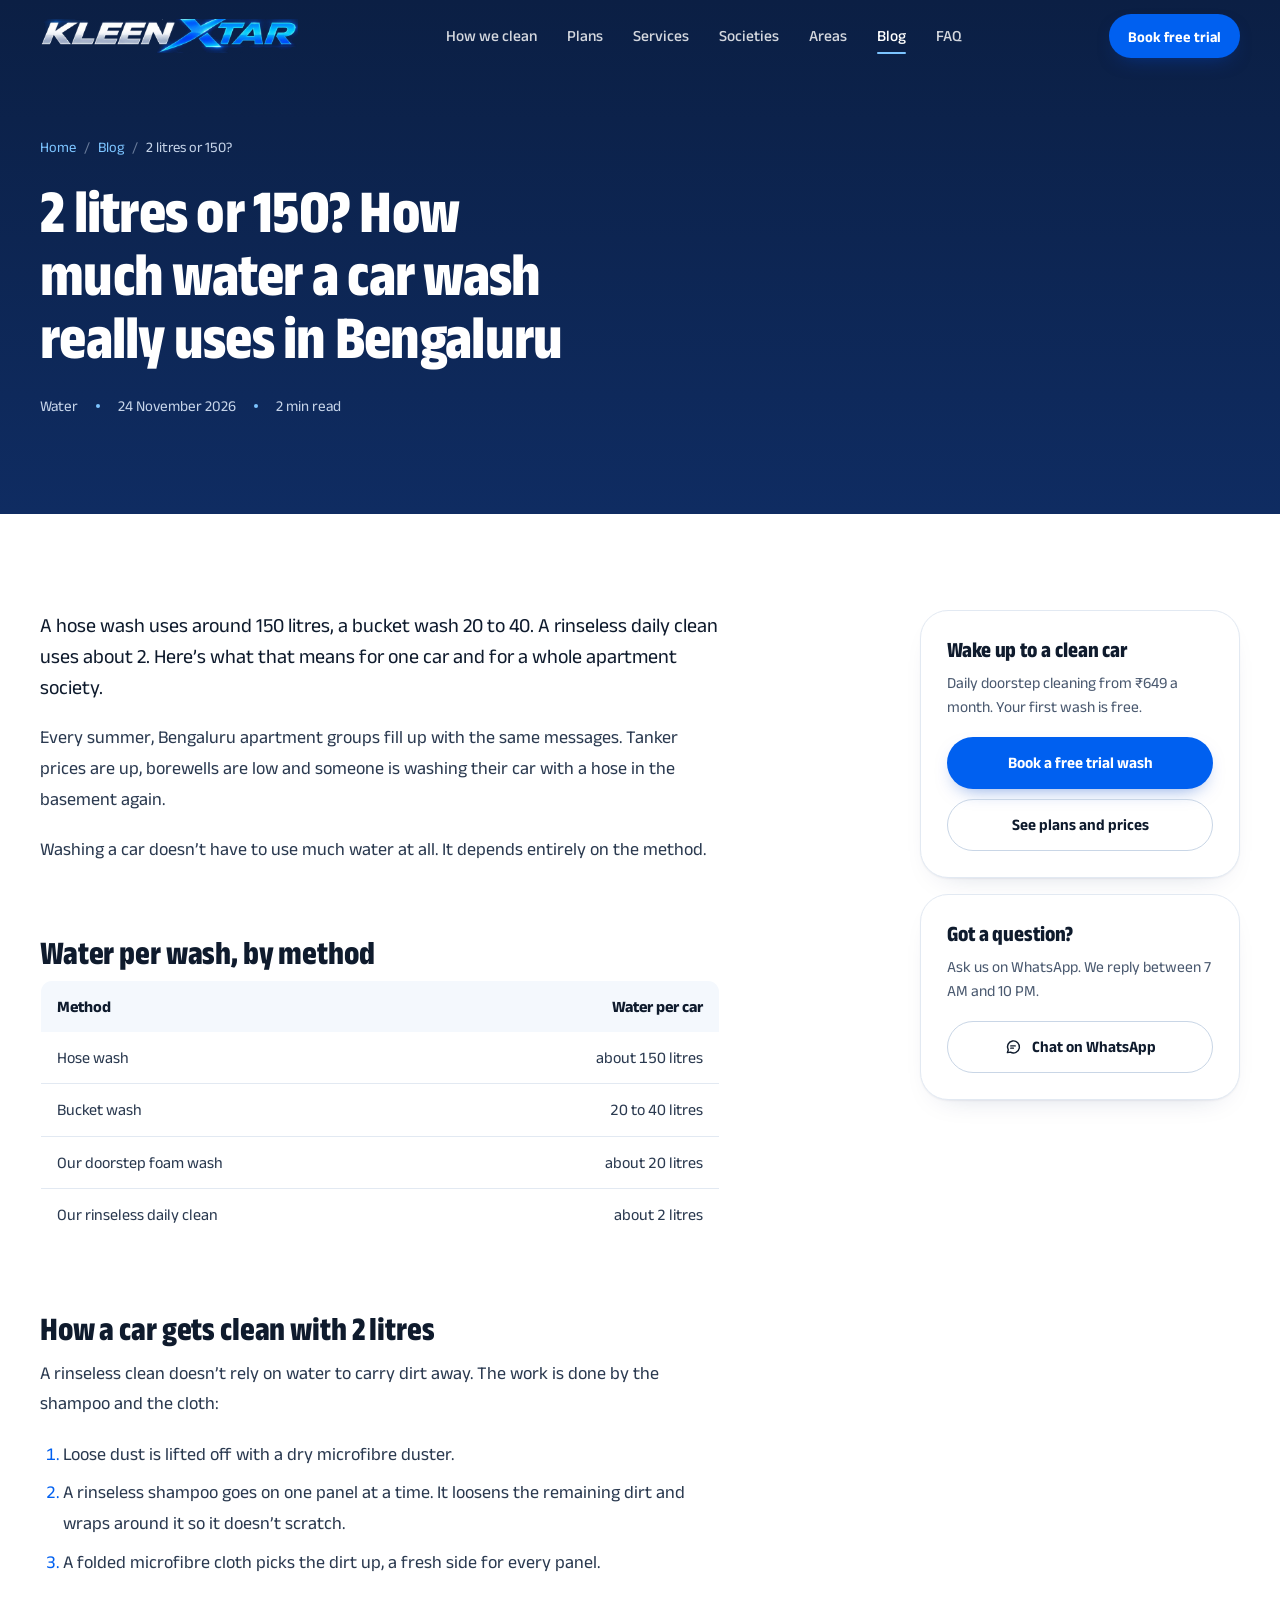
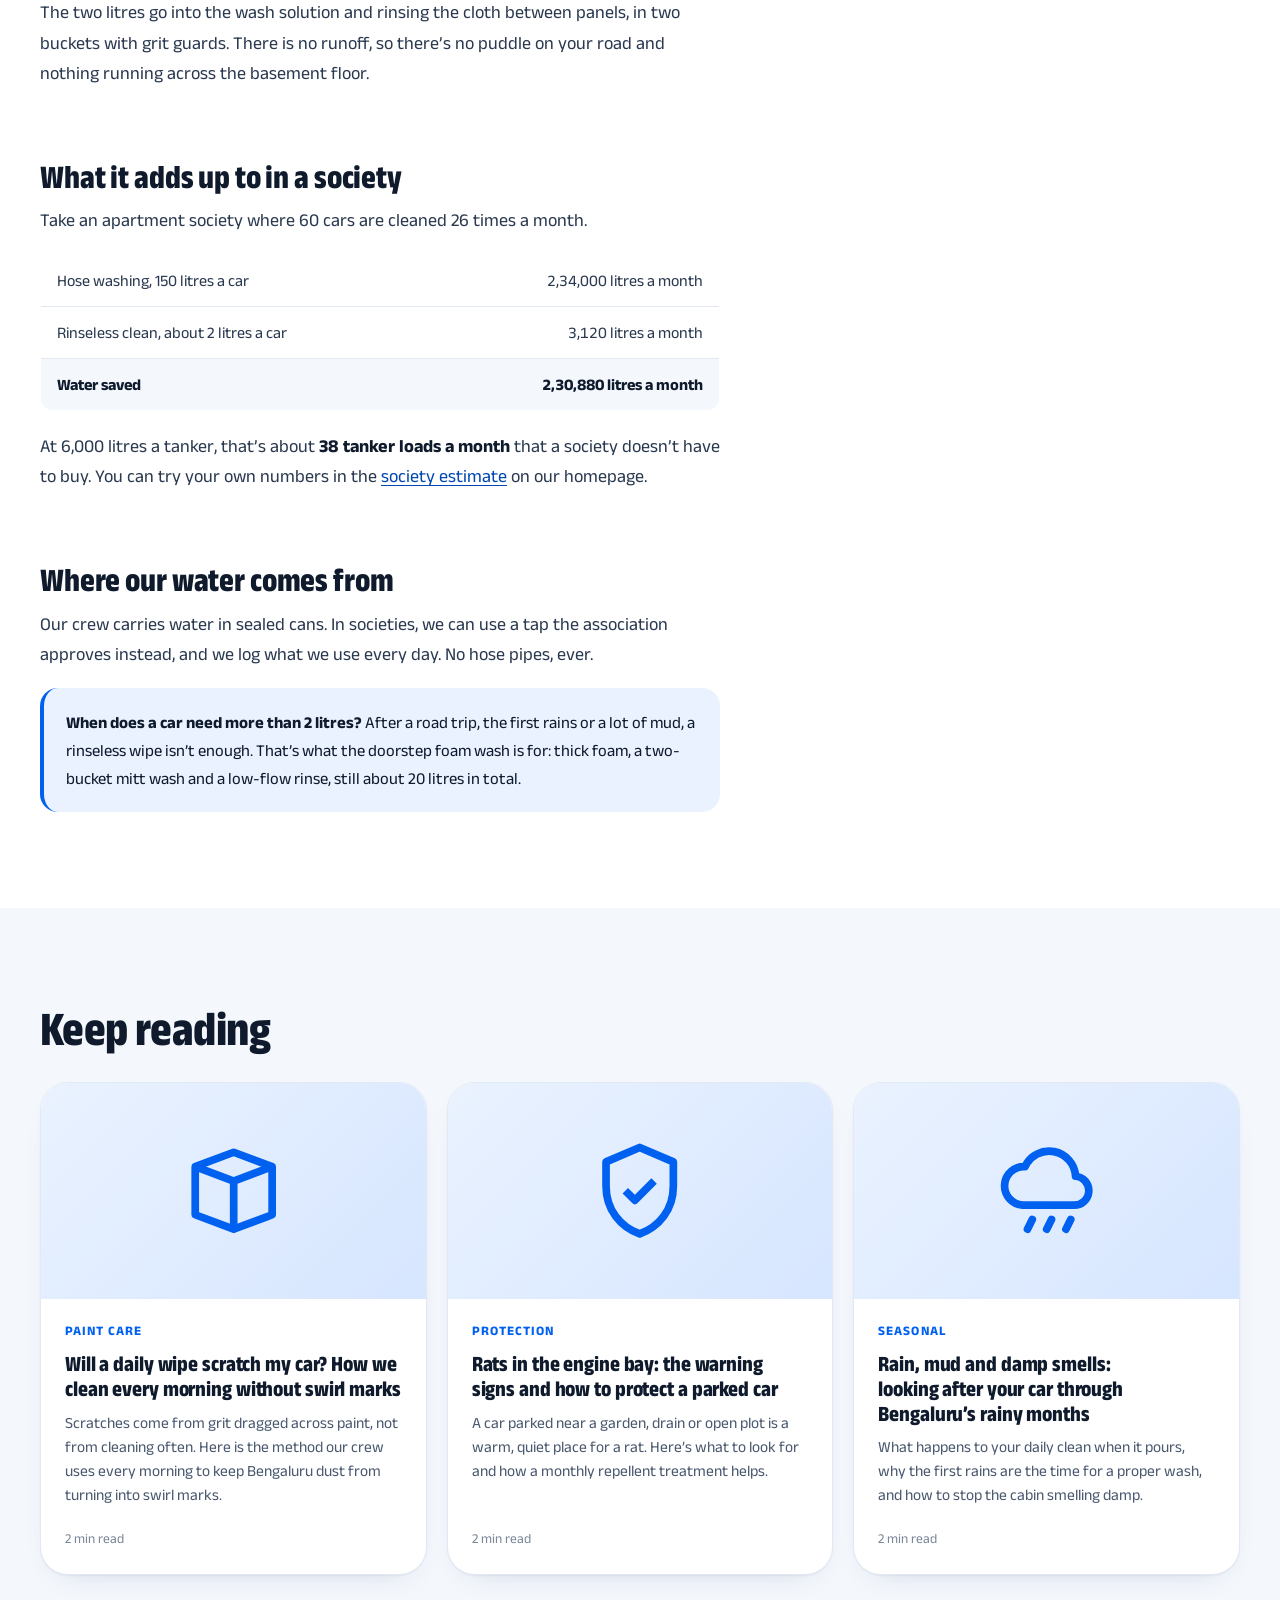
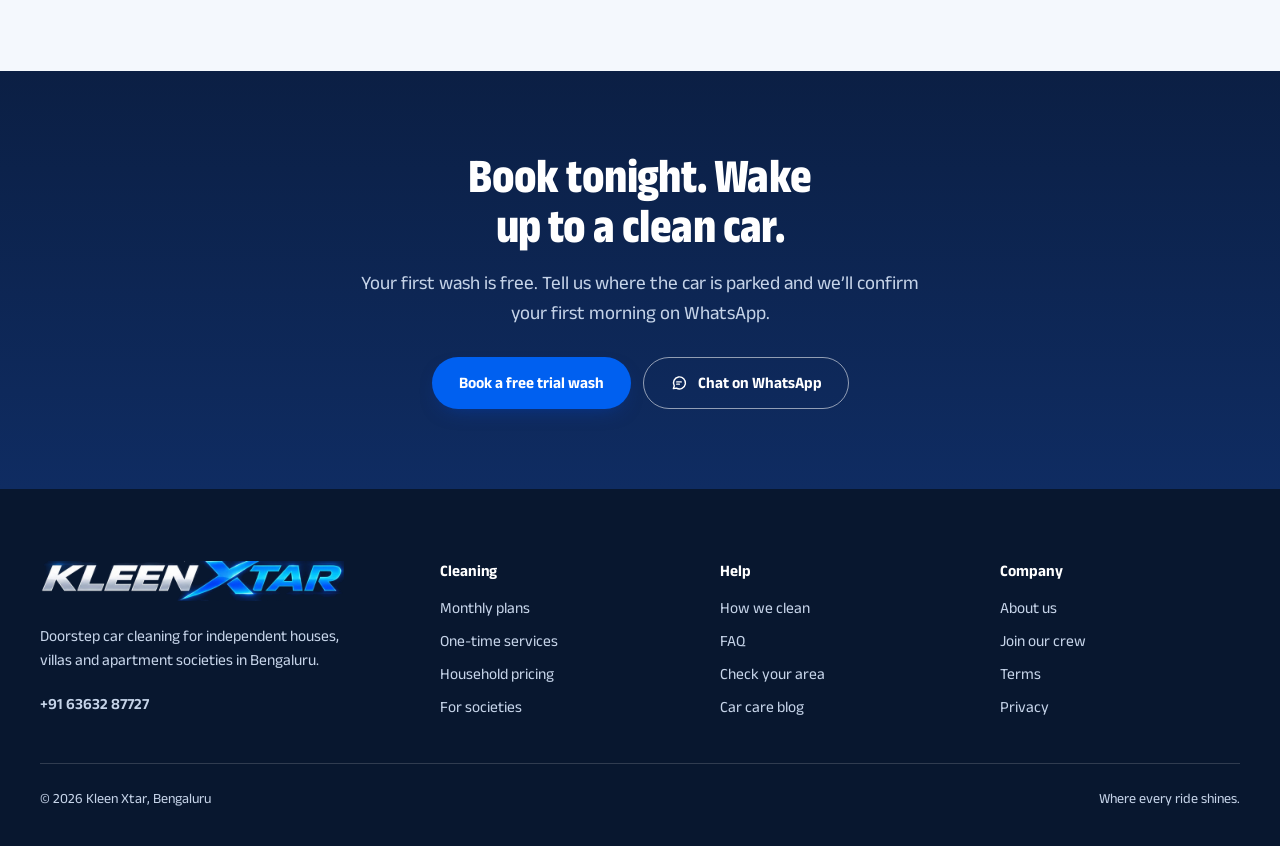
<file: test/blog/how-much-water-does-a-car-wash-use/index.html>
<!DOCTYPE html>
<html lang="en-IN">
<head>
<meta charset="utf-8">
<meta name="robots" content="noindex,nofollow">
<meta name="viewport" content="width=device-width, initial-scale=1, viewport-fit=cover">
<title>2 litres or 150? How much water a car wash really uses in Bengaluru | Kleen Xtar</title>
<meta name="description" content="A hose wash uses around 150 litres, a bucket wash 20 to 40. A rinseless daily clean uses about 2. Here’s what that means for one car and for a whole apartment society.">
<meta name="theme-color" content="#0B1F44">
<meta property="og:title" content="2 litres or 150? How much water a car wash really uses in Bengaluru | Kleen Xtar">
<meta property="og:description" content="A hose wash uses around 150 litres, a bucket wash 20 to 40. A rinseless daily clean uses about 2. Here’s what that means for one car and for a whole apartment society.">
<meta property="og:type" content="website">
<link rel="icon" href="data:image/svg+xml,%3Csvg xmlns='http://www.w3.org/2000/svg' viewBox='0 0 32 32'%3E%3Crect width='32' height='32' rx='7' fill='%23000'/%3E%3Cpath d='M16 1C17 11 20 14.500 31 16C20 17.500 17 21 16 31C15 21 12 17.500 1 16C12 14.500 15 11 16 1Z' fill='%232E9BFF'/%3E%3C/svg%3E">
<link rel="preconnect" href="https://fonts.googleapis.com">
<link rel="preconnect" href="https://fonts.gstatic.com" crossorigin>
<link href="https://fonts.googleapis.com/css2?family=Anek+Latin:wdth,wght@75..125,100..800&amp;display=swap" rel="stylesheet">
<link href="https://fonts.googleapis.com/css2?family=Saira:ital,wdth,wght@0,75..125,400..900;1,75..125,400..900&amp;display=swap" rel="stylesheet">
<link rel="stylesheet" href="/test/assets/kx.css">
<link rel="stylesheet" href="/test/assets/kx-pages.css">
<script type="application/ld+json">{"@context": "https://schema.org", "@type": "BlogPosting", "headline": "2 litres or 150? How much water a car wash really uses in Bengaluru", "description": "A hose wash uses around 150 litres, a bucket wash 20 to 40. A rinseless daily clean uses about 2. Here’s what that means for one car and for a whole apartment society.", "datePublished": "2026-11-24", "author": {"@type": "Organization", "name": "Kleen Xtar"}, "publisher": {"@type": "Organization", "name": "Kleen Xtar"}}</script>
</head>
<body>
<div class="kx" id="kx-top">
<a class="kx-skip" href="#kx-main">Skip to content</a>

<header class="kx-nav">
  <div class="kx-wrap kx-nav__in">
    <a class="kx-logo" href="/test/v2/" aria-label="Kleen Xtar home"><img src="/test/assets/logo.webp" alt="Kleen Xtar" width="760" height="100"></a>
    <nav aria-label="Main">
      <ul class="kx-nav__links">
        <li><a href="/test/v2/#kx-process">How we clean</a></li>
        <li><a href="/test/v2/#kx-plans">Plans</a></li>
        <li><a href="/test/v2/#kx-services">Services</a></li>
        <li><a href="/test/v2/#kx-societies">Societies</a></li>
        <li><a href="/test/v2/#kx-areas">Areas</a></li>
        <li><a href="/test/blog/" class="is-on" aria-current="page">Blog</a></li>
        <li><a href="/test/v2/#kx-faq">FAQ</a></li>
      </ul>
    </nav>
    <div class="kx-nav__cta">
      <a class="kx-btn kx-btn--primary kx-btn--sm" href="/test/v2/#book">Book free trial</a>
      <button class="kx-burger" type="button" aria-label="Open menu" aria-expanded="false" aria-controls="kx-mnav"><span></span><span></span></button>
    </div>
  </div>
  <div class="kx-mnav" id="kx-mnav">
    <ul>
      <li><a href="/test/v2/#kx-process">How we clean</a></li>
      <li><a href="/test/v2/#kx-plans">Plans</a></li>
      <li><a href="/test/v2/#kx-services">Services</a></li>
      <li><a href="/test/v2/#kx-societies">Societies</a></li>
      <li><a href="/test/v2/#kx-areas">Areas</a></li>
      <li><a href="/test/blog/">Blog</a></li>
      <li><a href="/test/v2/#kx-faq">FAQ</a></li>
    </ul>
    <a class="kx-btn kx-btn--primary" href="/test/v2/#book">Book a free trial wash</a>
  </div>
</header>

<main id="kx-main">
<section class="kx-phero">
  <div class="kx-wrap">
    <ol class="kx-crumbs"><li><a href="/test/v2/">Home</a></li><li><a href="/test/blog/">Blog</a></li><li aria-current="page">2 litres or 150?</li></ol>
    <h1 class="kx-h1">2 litres or 150? How much water a car wash really uses in Bengaluru</h1>
    <div class="kx-meta"><span>Water</span><span><time datetime="2026-11-24">24 November 2026</time></span><span>2 min read</span></div>
    
  </div>
</section>

<section class="kx-page">
  <div class="kx-wrap kx-art">
    <article class="kx-prose">
      <p class="kx-lead kx-intro">A hose wash uses around 150 litres, a bucket wash 20 to 40. A rinseless daily clean uses about 2. Here’s what that means for one car and for a whole apartment society.</p>

<p>Every summer, Bengaluru apartment groups fill up with the same messages. Tanker prices are up, borewells are low and someone is washing their car with a hose in the basement again.</p>
<p>Washing a car doesn’t have to use much water at all. It depends entirely on the method.</p>

<h2>Water per wash, by method</h2>
<table>
  <thead><tr><th>Method</th><th class="n">Water per car</th></tr></thead>
  <tbody>
    <tr><td>Hose wash</td><td class="n">about 150 litres</td></tr>
    <tr><td>Bucket wash</td><td class="n">20 to 40 litres</td></tr>
    <tr><td>Our doorstep foam wash</td><td class="n">about 20 litres</td></tr>
    <tr><td>Our rinseless daily clean</td><td class="n">about 2 litres</td></tr>
  </tbody>
</table>

<h2>How a car gets clean with 2 litres</h2>
<p>A rinseless clean doesn’t rely on water to carry dirt away. The work is done by the shampoo and the cloth:</p>
<ol>
  <li>Loose dust is lifted off with a dry microfibre duster.</li>
  <li>A rinseless shampoo goes on one panel at a time. It loosens the remaining dirt and wraps around it so it doesn’t scratch.</li>
  <li>A folded microfibre cloth picks the dirt up, a fresh side for every panel.</li>
</ol>
<p>The two litres go into the wash solution and rinsing the cloth between panels, in two buckets with grit guards. There is no runoff, so there’s no puddle on your road and nothing running across the basement floor.</p>

<h2>What it adds up to in a society</h2>
<p>Take an apartment society where 60 cars are cleaned 26 times a month.</p>
<table>
  <tbody>
    <tr><td>Hose washing, 150 litres a car</td><td class="n">2,34,000 litres a month</td></tr>
    <tr><td>Rinseless clean, about 2 litres a car</td><td class="n">3,120 litres a month</td></tr>
    <tr><th>Water saved</th><th class="n">2,30,880 litres a month</th></tr>
  </tbody>
</table>
<p>At 6,000 litres a tanker, that’s about <strong>38 tanker loads a month</strong> that a society doesn’t have to buy. You can try your own numbers in the <a href="/test/v2/#kx-societies">society estimate</a> on our homepage.</p>

<h2>Where our water comes from</h2>
<p>Our crew carries water in sealed cans. In societies, we can use a tap the association approves instead, and we log what we use every day. No hose pipes, ever.</p>

<div class="kx-note"><b>When does a car need more than 2 litres?</b> After a road trip, the first rains or a lot of mud, a rinseless wipe isn’t enough. That’s what the doorstep foam wash is for: thick foam, a two-bucket mitt wash and a low-flow rinse, still about 20 litres in total.</div>

    </article>
    <aside class="kx-side" aria-label="Book a clean">
      <div class="kx-card">
        <h2>Wake up to a clean car</h2>
        <p>Daily doorstep cleaning from ₹649 a month. Your first wash is free.</p>
        <a class="kx-btn kx-btn--primary" href="/test/v2/#book">Book a free trial wash</a>
        <a class="kx-btn kx-btn--line-light" href="/test/v2/#kx-plans">See plans and prices</a>
      </div>
      <div class="kx-card">
        <h3>Got a question?</h3>
        <p>Ask us on WhatsApp. We reply between 7 AM and 10 PM.</p>
        <a class="kx-btn kx-btn--line-light" href="https://wa.me/916363287727?text=Hi%20Kleen%20Xtar%2C%20I%20just%20read%20%E2%80%9C2%20litres%20or%20150%3F%E2%80%9D%20on%20your%20blog%20and%20have%20a%20question." target="_blank" rel="noopener"><svg viewBox="0 0 24 24" fill="none" stroke="currentColor" stroke-width="1.9" stroke-linecap="round" stroke-linejoin="round" aria-hidden="true" focusable="false"><path d="M4.5 19.5l1.2-3.6A8 8 0 1 1 8.6 18.8z"/><path d="M9 10.5h6M9 13.5h3.5"/></svg>Chat on WhatsApp</a>
      </div>
    </aside>
  </div>
</section>

<section class="kx-more" aria-labelledby="kx-more-h">
  <div class="kx-wrap">
    <h2 class="kx-h2" id="kx-more-h">Keep reading</h2>
    <div class="kx-posts">
    <article class="kx-post" data-tag="Paint care">
      <div class="kx-post__art" aria-hidden="true"><svg viewBox="0 0 24 24" fill="none" stroke="currentColor" stroke-width="1.6" stroke-linejoin="round" aria-hidden="true"><path d="M4 7l8-3 8 3v10l-8 3-8-3z"/><path d="M4 7l8 3 8-3M12 10v10"/></svg></div>
      <div class="kx-post__b">
        <span class="kx-eyebrow">Paint care</span>
        <h3><a href="/test/blog/daily-car-wiping-without-scratches/">Will a daily wipe scratch my car? How we clean every morning without swirl marks</a></h3>
        <p>Scratches come from grit dragged across paint, not from cleaning often. Here is the method our crew uses every morning to keep Bengaluru dust from turning into swirl marks.</p>
        <span class="kx-post__m">2 min read</span>
      </div>
    </article>
    <article class="kx-post" data-tag="Protection">
      <div class="kx-post__art" aria-hidden="true"><svg viewBox="0 0 24 24" fill="none" stroke="currentColor" stroke-width="1.6" stroke-linejoin="round" aria-hidden="true"><path d="M12 3l7 3v5c0 5-3 8.5-7 10-4-1.5-7-5-7-10V6z"/><path d="M9 12l2 2 4-4"/></svg></div>
      <div class="kx-post__b">
        <span class="kx-eyebrow">Protection</span>
        <h3><a href="/test/blog/rats-in-car-engine-bay/">Rats in the engine bay: the warning signs and how to protect a parked car</a></h3>
        <p>A car parked near a garden, drain or open plot is a warm, quiet place for a rat. Here’s what to look for and how a monthly repellent treatment helps.</p>
        <span class="kx-post__m">2 min read</span>
      </div>
    </article>
    <article class="kx-post" data-tag="Seasonal">
      <div class="kx-post__art" aria-hidden="true"><svg viewBox="0 0 24 24" fill="none" stroke="currentColor" stroke-width="1.6" stroke-linecap="round" stroke-linejoin="round" aria-hidden="true"><path d="M7 15a4 4 0 0 1 .5-8 5.5 5.5 0 0 1 10.5 2 3 3 0 0 1-.5 6z"/><path d="M9 18l-1 2M13 18l-1 2M17 18l-1 2"/></svg></div>
      <div class="kx-post__b">
        <span class="kx-eyebrow">Seasonal</span>
        <h3><a href="/test/blog/car-care-in-the-rains/">Rain, mud and damp smells: looking after your car through Bengaluru’s rainy months</a></h3>
        <p>What happens to your daily clean when it pours, why the first rains are the time for a proper wash, and how to stop the cabin smelling damp.</p>
        <span class="kx-post__m">2 min read</span>
      </div>
    </article>
    </div>
  </div>
</section>

<section class="kx-band" aria-labelledby="kx-band-h">
  <div class="kx-wrap">
    <h2 class="kx-h2" id="kx-band-h">Book tonight. Wake up to a clean car.</h2>
    <p class="kx-lead">Your first wash is free. Tell us where the car is parked and we’ll confirm your first morning on WhatsApp.</p>
    <div class="kx-cta__acts">
      <a class="kx-btn kx-btn--primary" href="/test/v2/#book">Book a free trial wash</a>
      <a class="kx-btn kx-btn--line-light" href="https://wa.me/916363287727?text=Hi%20Kleen%20Xtar%2C%20I%E2%80%99d%20like%20to%20book%20a%20free%20trial%20wash." target="_blank" rel="noopener"><svg viewBox="0 0 24 24" fill="none" stroke="currentColor" stroke-width="1.9" stroke-linecap="round" stroke-linejoin="round" aria-hidden="true" focusable="false"><path d="M4.5 19.5l1.2-3.6A8 8 0 1 1 8.6 18.8z"/><path d="M9 10.5h6M9 13.5h3.5"/></svg>Chat on WhatsApp</a>
    </div>
  </div>
</section>

</main>

<footer class="kx-foot">
  <div class="kx-wrap">
    <div class="kx-foot__top">
      <div class="kx-foot__about">
        <a class="kx-logo" href="/test/v2/" aria-label="Kleen Xtar home"><img src="/test/assets/logo.webp" alt="Kleen Xtar" width="760" height="100" loading="lazy"></a>
        <p>Doorstep car cleaning for independent houses, villas and apartment societies in Bengaluru.</p>
        <div class="kx-foot__contact">
          <a href="tel:+916363287727">+91 63632 87727</a>
        </div>
      </div>
      <div>
        <h4>Cleaning</h4>
        <ul><li><a href="/test/v2/#kx-plans">Monthly plans</a></li><li><a href="/test/v2/#kx-services">One-time services</a></li><li><a href="/test/v2/#kx-house">Household pricing</a></li><li><a href="/test/v2/#kx-societies">For societies</a></li></ul>
      </div>
      <div>
        <h4>Help</h4>
        <ul><li><a href="/test/v2/#kx-process">How we clean</a></li><li><a href="/test/v2/#kx-faq">FAQ</a></li><li><a href="/test/v2/#kx-areas">Check your area</a></li><li><a href="/test/blog/">Car care blog</a></li></ul>
      </div>
      <div>
        <h4>Company</h4>
        <ul><li><a href="/test/about/">About us</a></li><li><a href="/test/careers/">Join our crew</a></li><li><a href="/test/terms/">Terms</a></li><li><a href="/test/privacy/">Privacy</a></li></ul>
      </div>
    </div>
    <div class="kx-foot__bot"><span>© 2026 Kleen Xtar, Bengaluru</span><span>Where every ride shines.</span></div>
  </div>
</footer>

<div class="kx-mbar">
  <a class="kx-btn kx-btn--primary" href="/test/v2/#book">Book a free trial</a>
  <a class="kx-btn kx-btn--line-light" href="https://wa.me/916363287727?text=Hi%20Kleen%20Xtar%2C%20I%E2%80%99d%20like%20to%20book%20a%20free%20trial%20wash." target="_blank" rel="noopener"><svg viewBox="0 0 24 24" fill="none" stroke="currentColor" stroke-width="1.9" stroke-linecap="round" stroke-linejoin="round" aria-hidden="true" focusable="false"><path d="M4.5 19.5l1.2-3.6A8 8 0 1 1 8.6 18.8z"/><path d="M9 10.5h6M9 13.5h3.5"/></svg>WhatsApp</a>
</div>
</div>
<script src="/test/assets/kx-pages.js" defer></script>
</body>
</html>
</file>
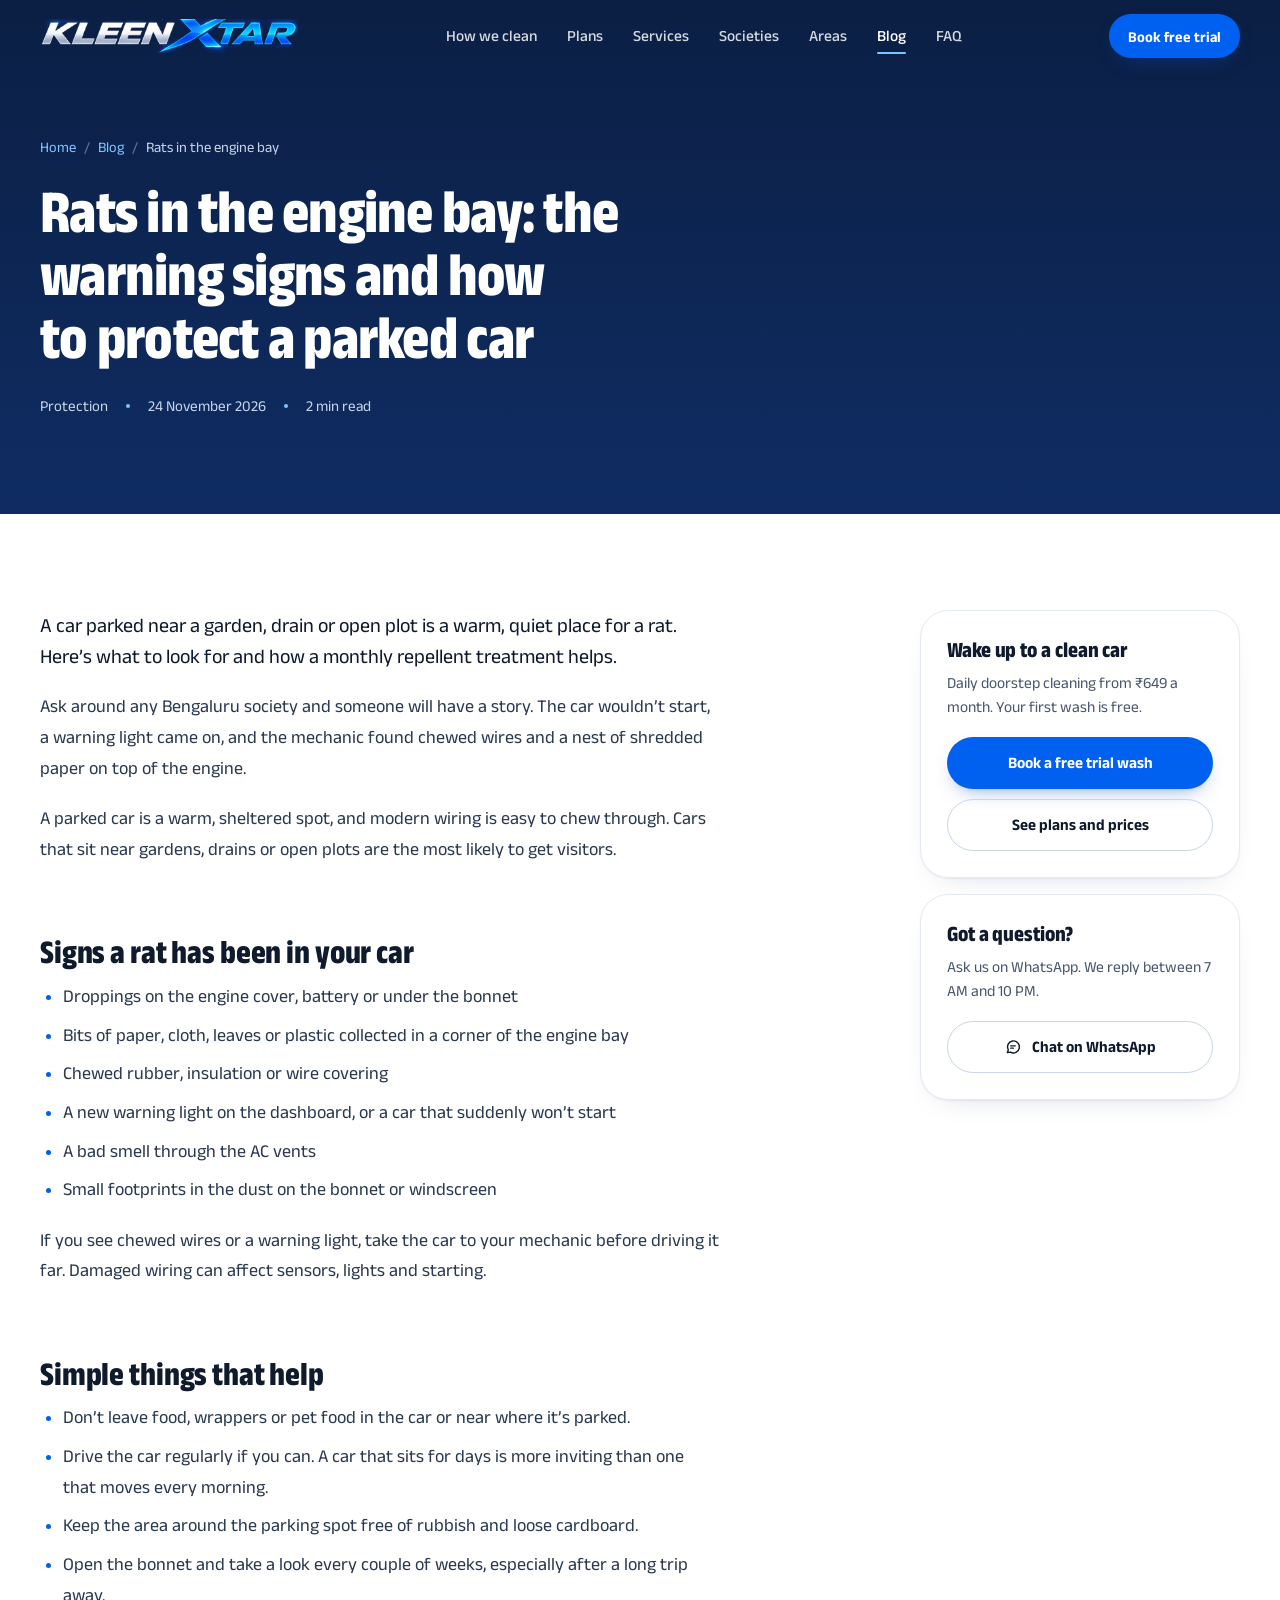
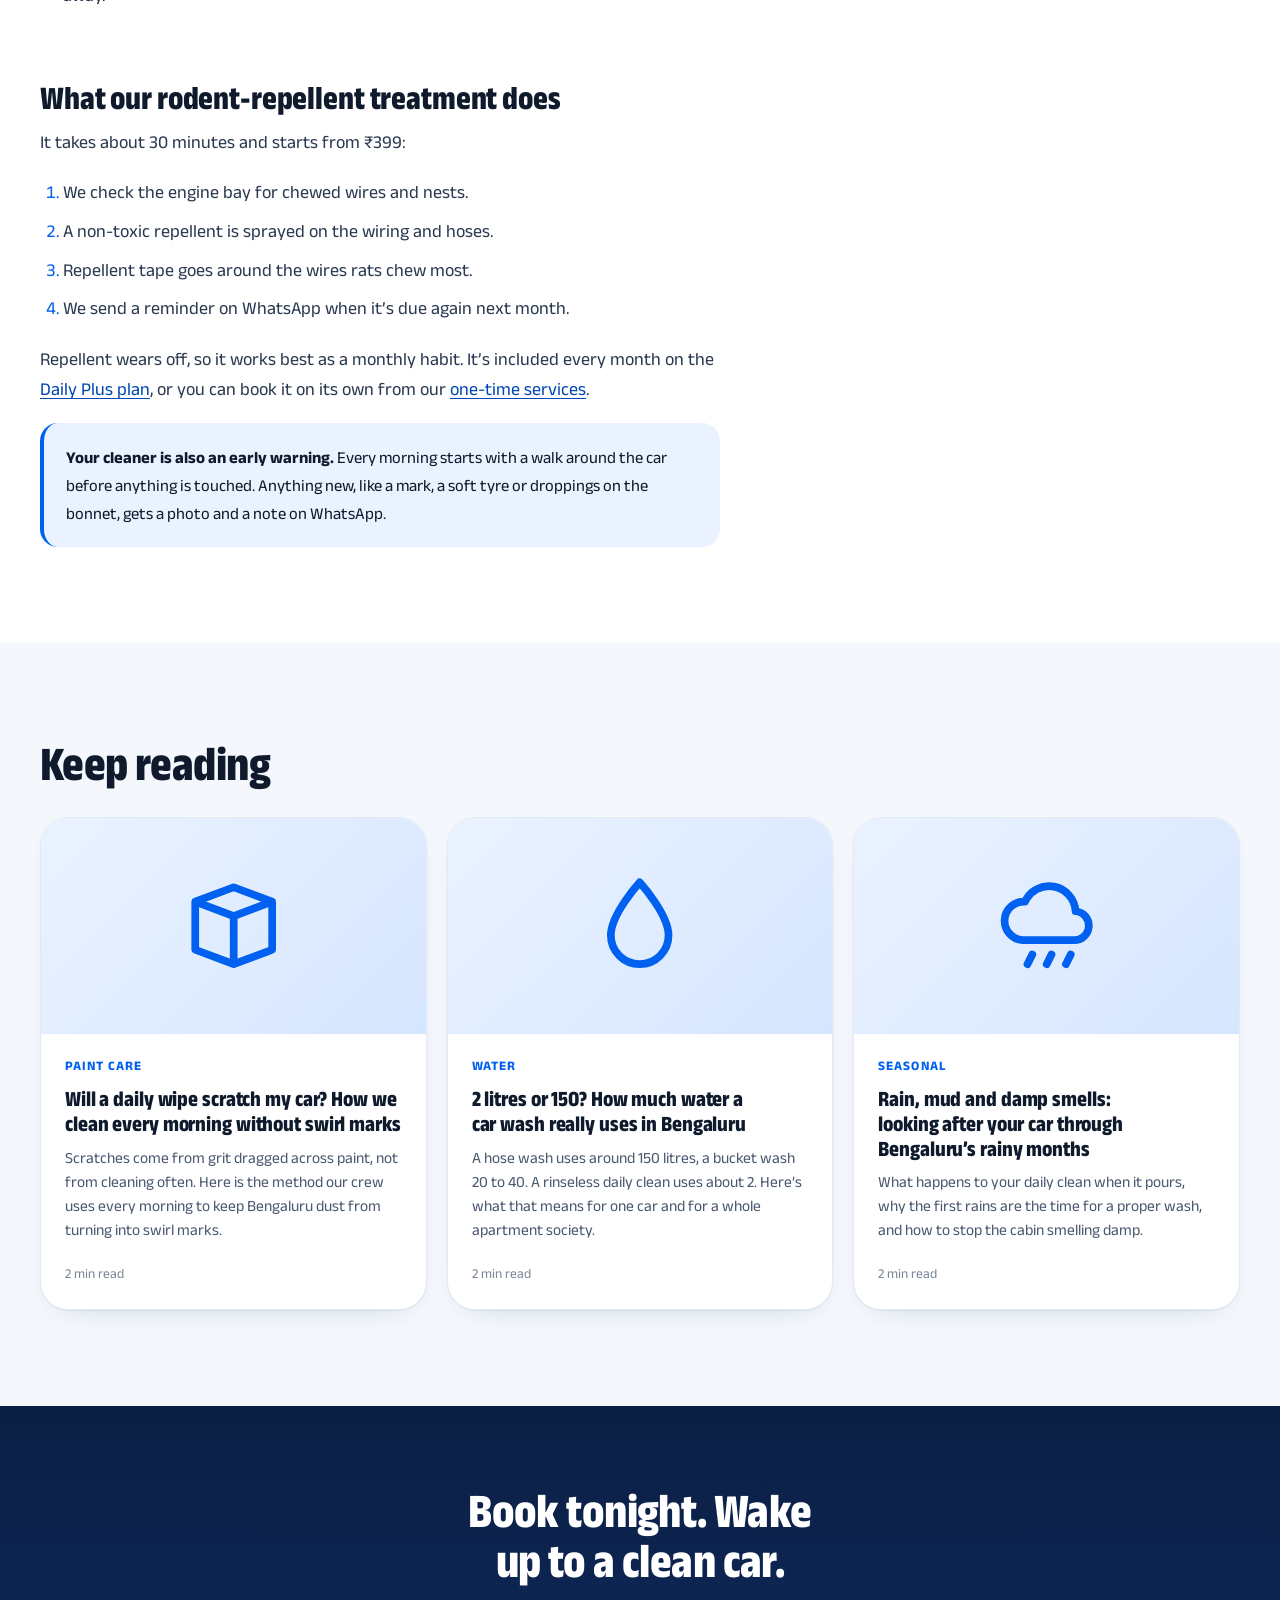
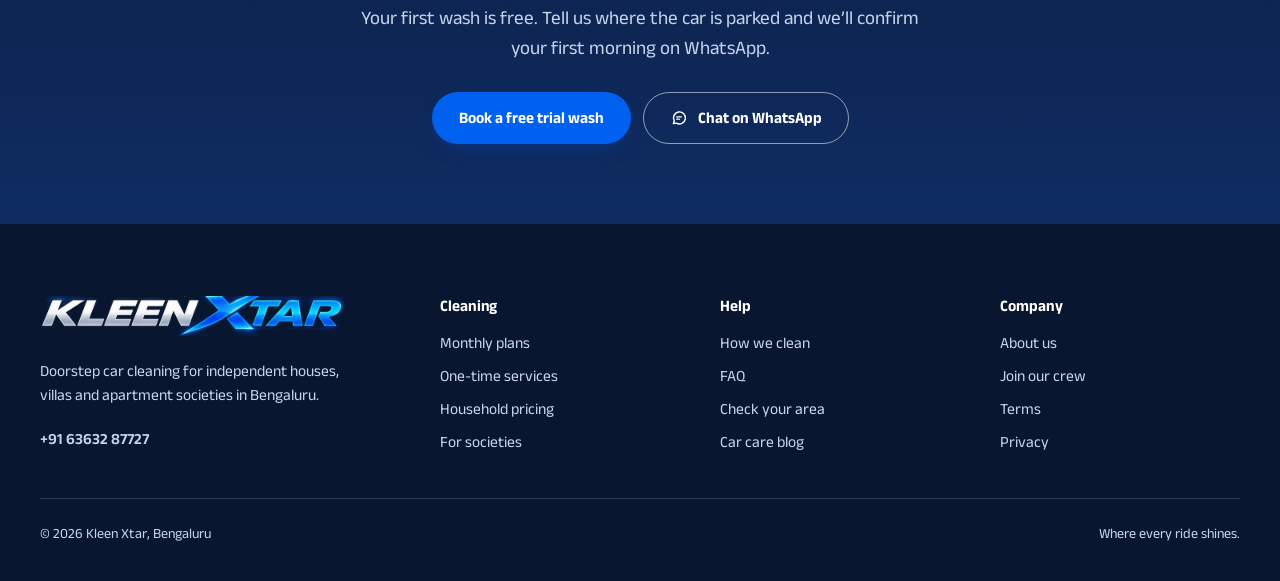
<file: test/blog/rats-in-car-engine-bay/index.html>
<!DOCTYPE html>
<html lang="en-IN">
<head>
<meta charset="utf-8">
<meta name="robots" content="noindex,nofollow">
<meta name="viewport" content="width=device-width, initial-scale=1, viewport-fit=cover">
<title>Rats in the engine bay: the warning signs and how to protect a parked car | Kleen Xtar</title>
<meta name="description" content="A car parked near a garden, drain or open plot is a warm, quiet place for a rat. Here’s what to look for and how a monthly repellent treatment helps.">
<meta name="theme-color" content="#0B1F44">
<meta property="og:title" content="Rats in the engine bay: the warning signs and how to protect a parked car | Kleen Xtar">
<meta property="og:description" content="A car parked near a garden, drain or open plot is a warm, quiet place for a rat. Here’s what to look for and how a monthly repellent treatment helps.">
<meta property="og:type" content="website">
<link rel="icon" href="data:image/svg+xml,%3Csvg xmlns='http://www.w3.org/2000/svg' viewBox='0 0 32 32'%3E%3Crect width='32' height='32' rx='7' fill='%23000'/%3E%3Cpath d='M16 1C17 11 20 14.500 31 16C20 17.500 17 21 16 31C15 21 12 17.500 1 16C12 14.500 15 11 16 1Z' fill='%232E9BFF'/%3E%3C/svg%3E">
<link rel="preconnect" href="https://fonts.googleapis.com">
<link rel="preconnect" href="https://fonts.gstatic.com" crossorigin>
<link href="https://fonts.googleapis.com/css2?family=Anek+Latin:wdth,wght@75..125,100..800&amp;display=swap" rel="stylesheet">
<link href="https://fonts.googleapis.com/css2?family=Saira:ital,wdth,wght@0,75..125,400..900;1,75..125,400..900&amp;display=swap" rel="stylesheet">
<link rel="stylesheet" href="/test/assets/kx.css">
<link rel="stylesheet" href="/test/assets/kx-pages.css">
<script type="application/ld+json">{"@context": "https://schema.org", "@type": "BlogPosting", "headline": "Rats in the engine bay: the warning signs and how to protect a parked car", "description": "A car parked near a garden, drain or open plot is a warm, quiet place for a rat. Here’s what to look for and how a monthly repellent treatment helps.", "datePublished": "2026-11-24", "author": {"@type": "Organization", "name": "Kleen Xtar"}, "publisher": {"@type": "Organization", "name": "Kleen Xtar"}}</script>
</head>
<body>
<div class="kx" id="kx-top">
<a class="kx-skip" href="#kx-main">Skip to content</a>

<header class="kx-nav">
  <div class="kx-wrap kx-nav__in">
    <a class="kx-logo" href="/test/v2/" aria-label="Kleen Xtar home"><img src="/test/assets/logo.webp" alt="Kleen Xtar" width="760" height="100"></a>
    <nav aria-label="Main">
      <ul class="kx-nav__links">
        <li><a href="/test/v2/#kx-process">How we clean</a></li>
        <li><a href="/test/v2/#kx-plans">Plans</a></li>
        <li><a href="/test/v2/#kx-services">Services</a></li>
        <li><a href="/test/v2/#kx-societies">Societies</a></li>
        <li><a href="/test/v2/#kx-areas">Areas</a></li>
        <li><a href="/test/blog/" class="is-on" aria-current="page">Blog</a></li>
        <li><a href="/test/v2/#kx-faq">FAQ</a></li>
      </ul>
    </nav>
    <div class="kx-nav__cta">
      <a class="kx-btn kx-btn--primary kx-btn--sm" href="/test/v2/#book">Book free trial</a>
      <button class="kx-burger" type="button" aria-label="Open menu" aria-expanded="false" aria-controls="kx-mnav"><span></span><span></span></button>
    </div>
  </div>
  <div class="kx-mnav" id="kx-mnav">
    <ul>
      <li><a href="/test/v2/#kx-process">How we clean</a></li>
      <li><a href="/test/v2/#kx-plans">Plans</a></li>
      <li><a href="/test/v2/#kx-services">Services</a></li>
      <li><a href="/test/v2/#kx-societies">Societies</a></li>
      <li><a href="/test/v2/#kx-areas">Areas</a></li>
      <li><a href="/test/blog/">Blog</a></li>
      <li><a href="/test/v2/#kx-faq">FAQ</a></li>
    </ul>
    <a class="kx-btn kx-btn--primary" href="/test/v2/#book">Book a free trial wash</a>
  </div>
</header>

<main id="kx-main">
<section class="kx-phero">
  <div class="kx-wrap">
    <ol class="kx-crumbs"><li><a href="/test/v2/">Home</a></li><li><a href="/test/blog/">Blog</a></li><li aria-current="page">Rats in the engine bay</li></ol>
    <h1 class="kx-h1">Rats in the engine bay: the warning signs and how to protect a parked car</h1>
    <div class="kx-meta"><span>Protection</span><span><time datetime="2026-11-24">24 November 2026</time></span><span>2 min read</span></div>
    
  </div>
</section>

<section class="kx-page">
  <div class="kx-wrap kx-art">
    <article class="kx-prose">
      <p class="kx-lead kx-intro">A car parked near a garden, drain or open plot is a warm, quiet place for a rat. Here’s what to look for and how a monthly repellent treatment helps.</p>

<p>Ask around any Bengaluru society and someone will have a story. The car wouldn’t start, a warning light came on, and the mechanic found chewed wires and a nest of shredded paper on top of the engine.</p>
<p>A parked car is a warm, sheltered spot, and modern wiring is easy to chew through. Cars that sit near gardens, drains or open plots are the most likely to get visitors.</p>

<h2>Signs a rat has been in your car</h2>
<ul>
  <li>Droppings on the engine cover, battery or under the bonnet</li>
  <li>Bits of paper, cloth, leaves or plastic collected in a corner of the engine bay</li>
  <li>Chewed rubber, insulation or wire covering</li>
  <li>A new warning light on the dashboard, or a car that suddenly won’t start</li>
  <li>A bad smell through the AC vents</li>
  <li>Small footprints in the dust on the bonnet or windscreen</li>
</ul>
<p>If you see chewed wires or a warning light, take the car to your mechanic before driving it far. Damaged wiring can affect sensors, lights and starting.</p>

<h2>Simple things that help</h2>
<ul>
  <li>Don’t leave food, wrappers or pet food in the car or near where it’s parked.</li>
  <li>Drive the car regularly if you can. A car that sits for days is more inviting than one that moves every morning.</li>
  <li>Keep the area around the parking spot free of rubbish and loose cardboard.</li>
  <li>Open the bonnet and take a look every couple of weeks, especially after a long trip away.</li>
</ul>

<h2>What our rodent-repellent treatment does</h2>
<p>It takes about 30 minutes and starts from ₹399:</p>
<ol>
  <li>We check the engine bay for chewed wires and nests.</li>
  <li>A non-toxic repellent is sprayed on the wiring and hoses.</li>
  <li>Repellent tape goes around the wires rats chew most.</li>
  <li>We send a reminder on WhatsApp when it’s due again next month.</li>
</ol>
<p>Repellent wears off, so it works best as a monthly habit. It’s included every month on the <a href="/test/v2/#kx-plans">Daily Plus plan</a>, or you can book it on its own from our <a href="/test/v2/#kx-services">one-time services</a>.</p>

<div class="kx-note"><b>Your cleaner is also an early warning.</b> Every morning starts with a walk around the car before anything is touched. Anything new, like a mark, a soft tyre or droppings on the bonnet, gets a photo and a note on WhatsApp.</div>

    </article>
    <aside class="kx-side" aria-label="Book a clean">
      <div class="kx-card">
        <h2>Wake up to a clean car</h2>
        <p>Daily doorstep cleaning from ₹649 a month. Your first wash is free.</p>
        <a class="kx-btn kx-btn--primary" href="/test/v2/#book">Book a free trial wash</a>
        <a class="kx-btn kx-btn--line-light" href="/test/v2/#kx-plans">See plans and prices</a>
      </div>
      <div class="kx-card">
        <h3>Got a question?</h3>
        <p>Ask us on WhatsApp. We reply between 7 AM and 10 PM.</p>
        <a class="kx-btn kx-btn--line-light" href="https://wa.me/916363287727?text=Hi%20Kleen%20Xtar%2C%20I%20just%20read%20%E2%80%9CRats%20in%20the%20engine%20bay%E2%80%9D%20on%20your%20blog%20and%20have%20a%20question." target="_blank" rel="noopener"><svg viewBox="0 0 24 24" fill="none" stroke="currentColor" stroke-width="1.9" stroke-linecap="round" stroke-linejoin="round" aria-hidden="true" focusable="false"><path d="M4.5 19.5l1.2-3.6A8 8 0 1 1 8.6 18.8z"/><path d="M9 10.5h6M9 13.5h3.5"/></svg>Chat on WhatsApp</a>
      </div>
    </aside>
  </div>
</section>

<section class="kx-more" aria-labelledby="kx-more-h">
  <div class="kx-wrap">
    <h2 class="kx-h2" id="kx-more-h">Keep reading</h2>
    <div class="kx-posts">
    <article class="kx-post" data-tag="Paint care">
      <div class="kx-post__art" aria-hidden="true"><svg viewBox="0 0 24 24" fill="none" stroke="currentColor" stroke-width="1.6" stroke-linejoin="round" aria-hidden="true"><path d="M4 7l8-3 8 3v10l-8 3-8-3z"/><path d="M4 7l8 3 8-3M12 10v10"/></svg></div>
      <div class="kx-post__b">
        <span class="kx-eyebrow">Paint care</span>
        <h3><a href="/test/blog/daily-car-wiping-without-scratches/">Will a daily wipe scratch my car? How we clean every morning without swirl marks</a></h3>
        <p>Scratches come from grit dragged across paint, not from cleaning often. Here is the method our crew uses every morning to keep Bengaluru dust from turning into swirl marks.</p>
        <span class="kx-post__m">2 min read</span>
      </div>
    </article>
    <article class="kx-post" data-tag="Water">
      <div class="kx-post__art" aria-hidden="true"><svg viewBox="0 0 24 24" fill="none" stroke="currentColor" stroke-width="1.6" stroke-linejoin="round" aria-hidden="true"><path d="M12 3s6 6.6 6 11a6 6 0 0 1-12 0c0-4.4 6-11 6-11z"/></svg></div>
      <div class="kx-post__b">
        <span class="kx-eyebrow">Water</span>
        <h3><a href="/test/blog/how-much-water-does-a-car-wash-use/">2 litres or 150? How much water a car wash really uses in Bengaluru</a></h3>
        <p>A hose wash uses around 150 litres, a bucket wash 20 to 40. A rinseless daily clean uses about 2. Here’s what that means for one car and for a whole apartment society.</p>
        <span class="kx-post__m">2 min read</span>
      </div>
    </article>
    <article class="kx-post" data-tag="Seasonal">
      <div class="kx-post__art" aria-hidden="true"><svg viewBox="0 0 24 24" fill="none" stroke="currentColor" stroke-width="1.6" stroke-linecap="round" stroke-linejoin="round" aria-hidden="true"><path d="M7 15a4 4 0 0 1 .5-8 5.5 5.5 0 0 1 10.5 2 3 3 0 0 1-.5 6z"/><path d="M9 18l-1 2M13 18l-1 2M17 18l-1 2"/></svg></div>
      <div class="kx-post__b">
        <span class="kx-eyebrow">Seasonal</span>
        <h3><a href="/test/blog/car-care-in-the-rains/">Rain, mud and damp smells: looking after your car through Bengaluru’s rainy months</a></h3>
        <p>What happens to your daily clean when it pours, why the first rains are the time for a proper wash, and how to stop the cabin smelling damp.</p>
        <span class="kx-post__m">2 min read</span>
      </div>
    </article>
    </div>
  </div>
</section>

<section class="kx-band" aria-labelledby="kx-band-h">
  <div class="kx-wrap">
    <h2 class="kx-h2" id="kx-band-h">Book tonight. Wake up to a clean car.</h2>
    <p class="kx-lead">Your first wash is free. Tell us where the car is parked and we’ll confirm your first morning on WhatsApp.</p>
    <div class="kx-cta__acts">
      <a class="kx-btn kx-btn--primary" href="/test/v2/#book">Book a free trial wash</a>
      <a class="kx-btn kx-btn--line-light" href="https://wa.me/916363287727?text=Hi%20Kleen%20Xtar%2C%20I%E2%80%99d%20like%20to%20book%20a%20free%20trial%20wash." target="_blank" rel="noopener"><svg viewBox="0 0 24 24" fill="none" stroke="currentColor" stroke-width="1.9" stroke-linecap="round" stroke-linejoin="round" aria-hidden="true" focusable="false"><path d="M4.5 19.5l1.2-3.6A8 8 0 1 1 8.6 18.8z"/><path d="M9 10.5h6M9 13.5h3.5"/></svg>Chat on WhatsApp</a>
    </div>
  </div>
</section>

</main>

<footer class="kx-foot">
  <div class="kx-wrap">
    <div class="kx-foot__top">
      <div class="kx-foot__about">
        <a class="kx-logo" href="/test/v2/" aria-label="Kleen Xtar home"><img src="/test/assets/logo.webp" alt="Kleen Xtar" width="760" height="100" loading="lazy"></a>
        <p>Doorstep car cleaning for independent houses, villas and apartment societies in Bengaluru.</p>
        <div class="kx-foot__contact">
          <a href="tel:+916363287727">+91 63632 87727</a>
        </div>
      </div>
      <div>
        <h4>Cleaning</h4>
        <ul><li><a href="/test/v2/#kx-plans">Monthly plans</a></li><li><a href="/test/v2/#kx-services">One-time services</a></li><li><a href="/test/v2/#kx-house">Household pricing</a></li><li><a href="/test/v2/#kx-societies">For societies</a></li></ul>
      </div>
      <div>
        <h4>Help</h4>
        <ul><li><a href="/test/v2/#kx-process">How we clean</a></li><li><a href="/test/v2/#kx-faq">FAQ</a></li><li><a href="/test/v2/#kx-areas">Check your area</a></li><li><a href="/test/blog/">Car care blog</a></li></ul>
      </div>
      <div>
        <h4>Company</h4>
        <ul><li><a href="/test/about/">About us</a></li><li><a href="/test/careers/">Join our crew</a></li><li><a href="/test/terms/">Terms</a></li><li><a href="/test/privacy/">Privacy</a></li></ul>
      </div>
    </div>
    <div class="kx-foot__bot"><span>© 2026 Kleen Xtar, Bengaluru</span><span>Where every ride shines.</span></div>
  </div>
</footer>

<div class="kx-mbar">
  <a class="kx-btn kx-btn--primary" href="/test/v2/#book">Book a free trial</a>
  <a class="kx-btn kx-btn--line-light" href="https://wa.me/916363287727?text=Hi%20Kleen%20Xtar%2C%20I%E2%80%99d%20like%20to%20book%20a%20free%20trial%20wash." target="_blank" rel="noopener"><svg viewBox="0 0 24 24" fill="none" stroke="currentColor" stroke-width="1.9" stroke-linecap="round" stroke-linejoin="round" aria-hidden="true" focusable="false"><path d="M4.5 19.5l1.2-3.6A8 8 0 1 1 8.6 18.8z"/><path d="M9 10.5h6M9 13.5h3.5"/></svg>WhatsApp</a>
</div>
</div>
<script src="/test/assets/kx-pages.js" defer></script>
</body>
</html>
</file>
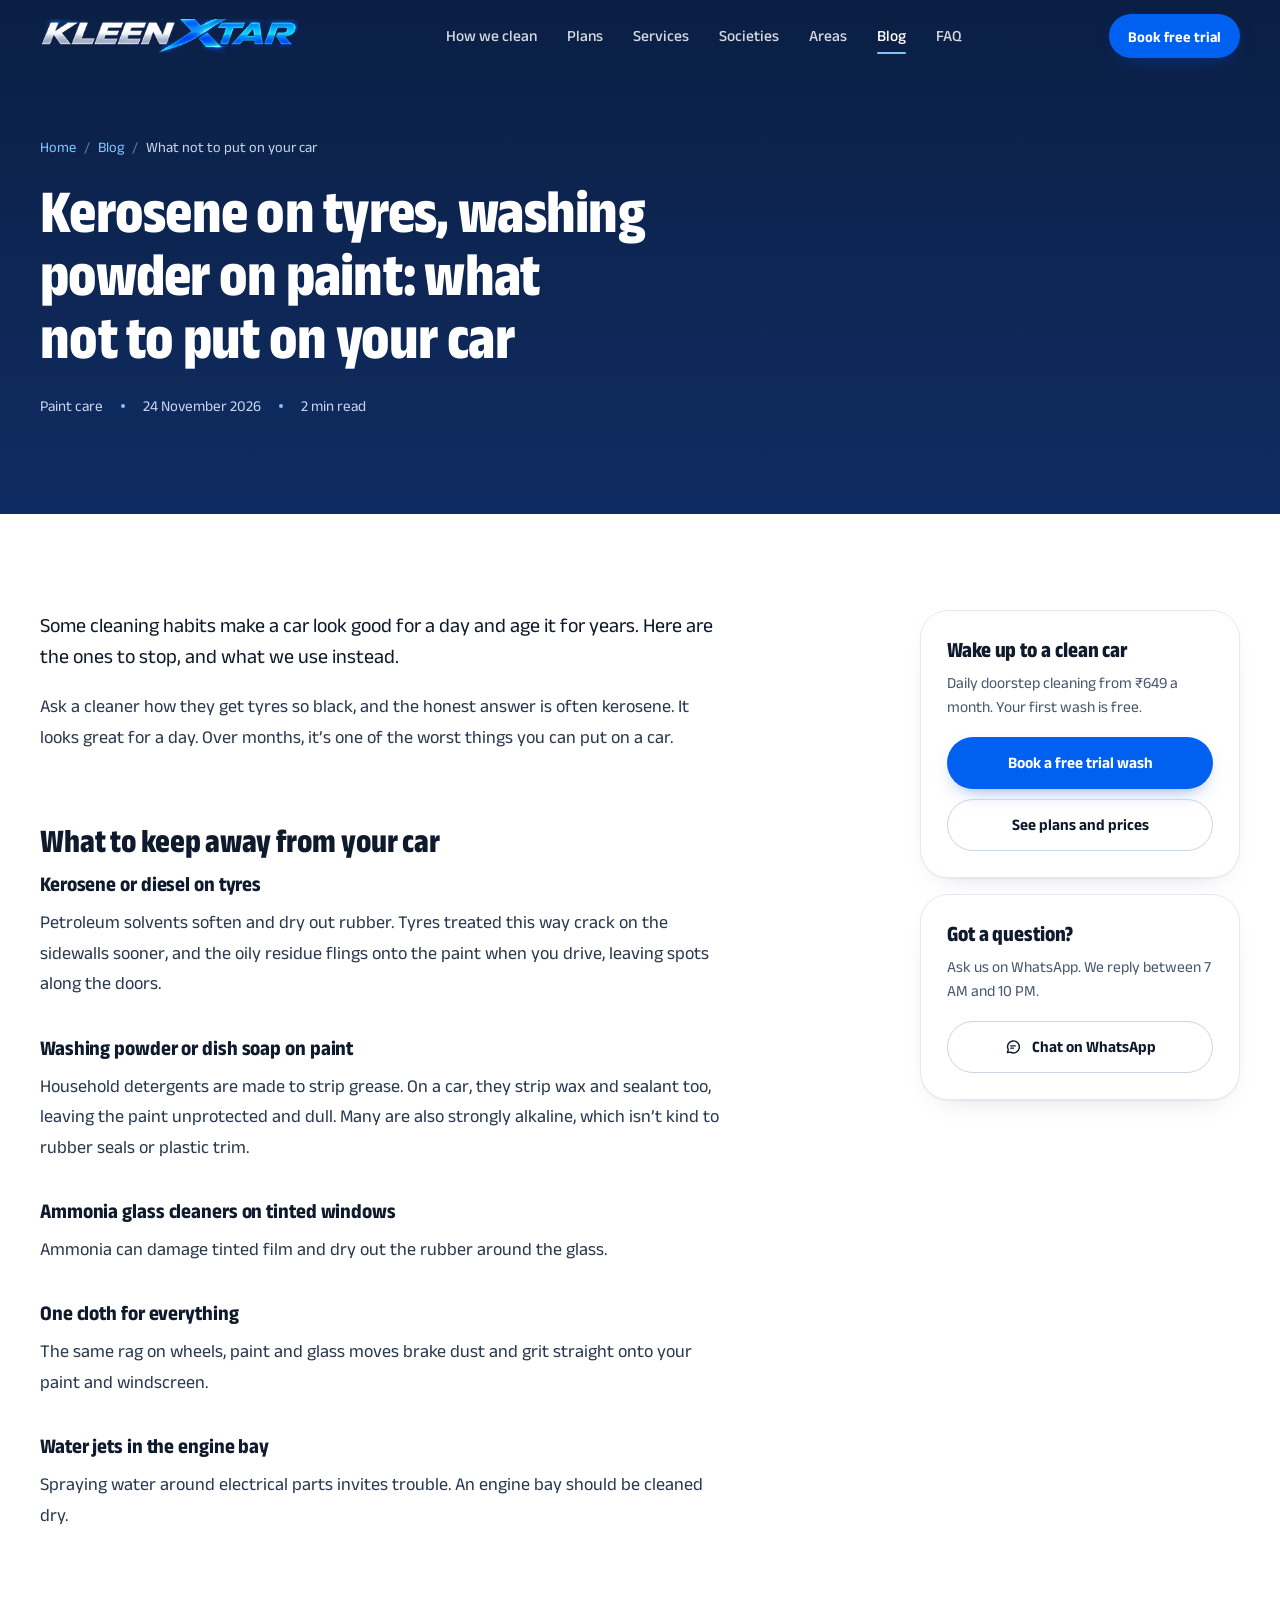
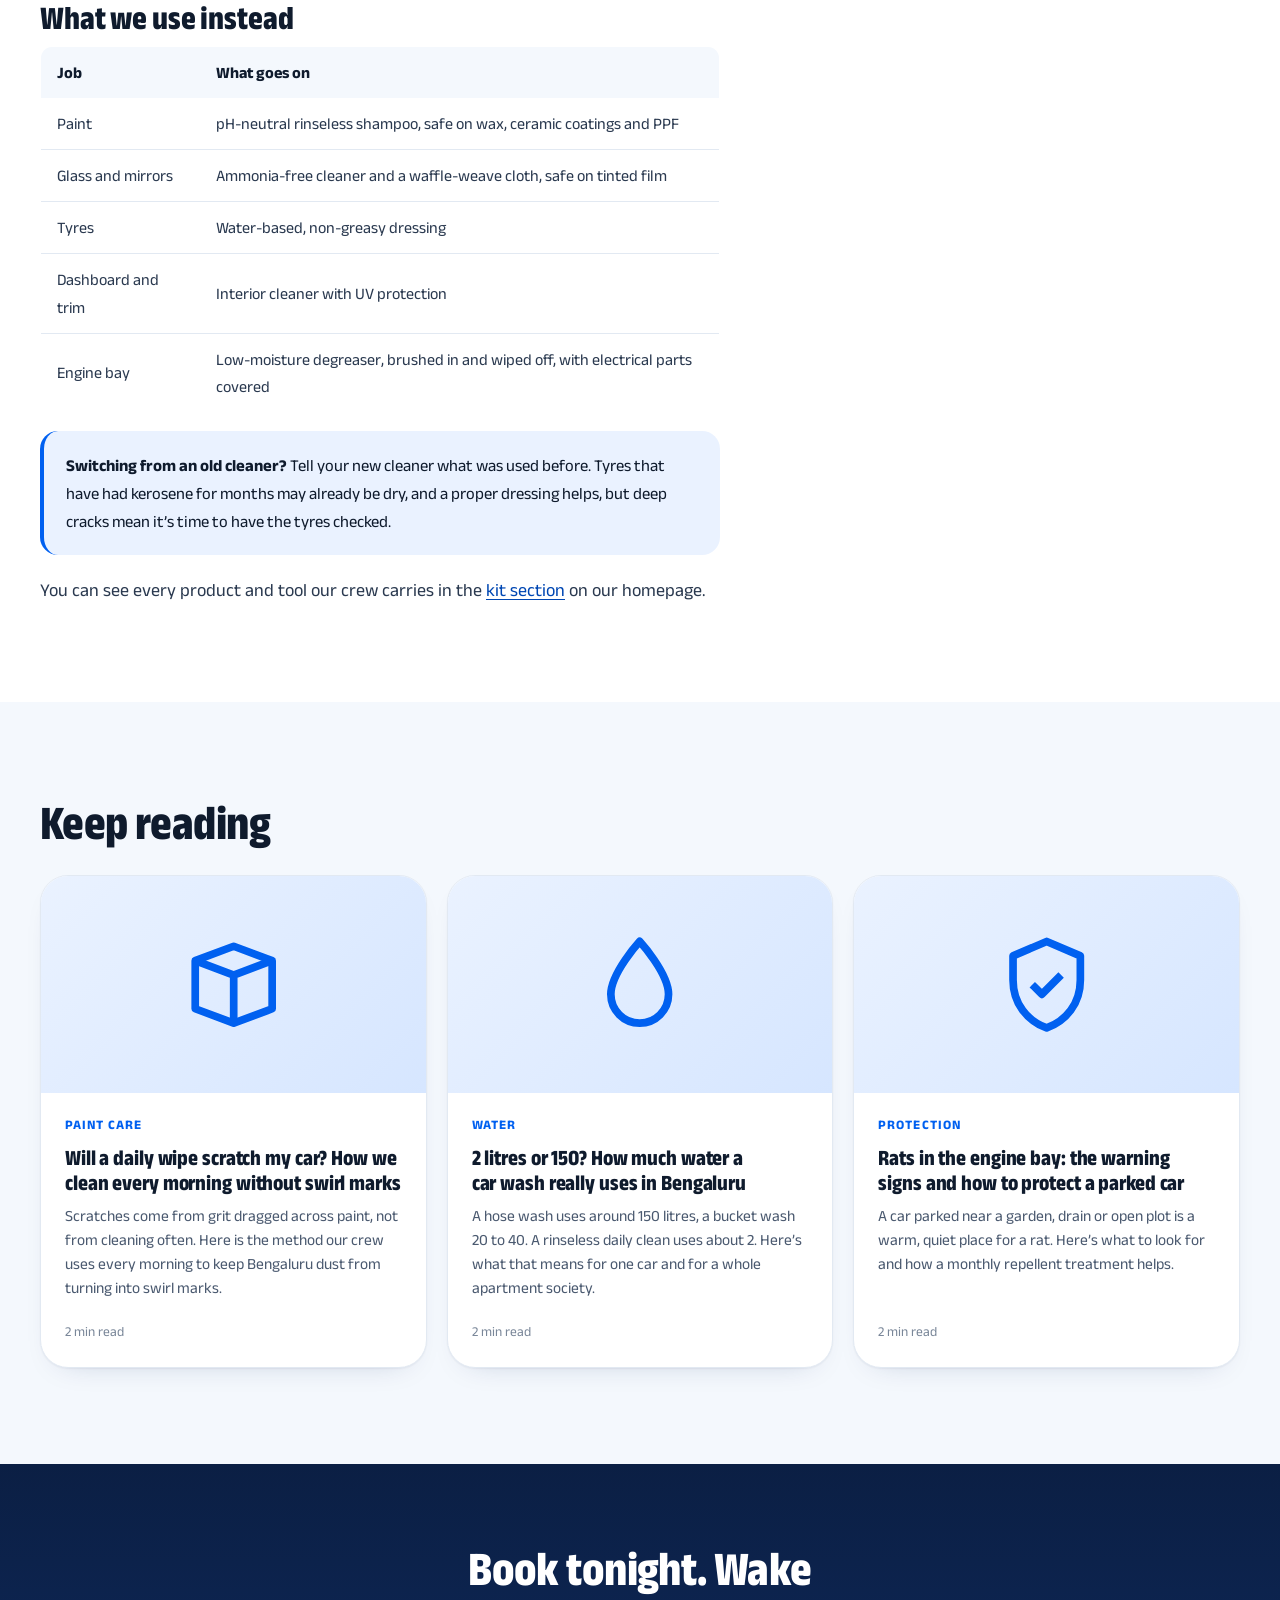
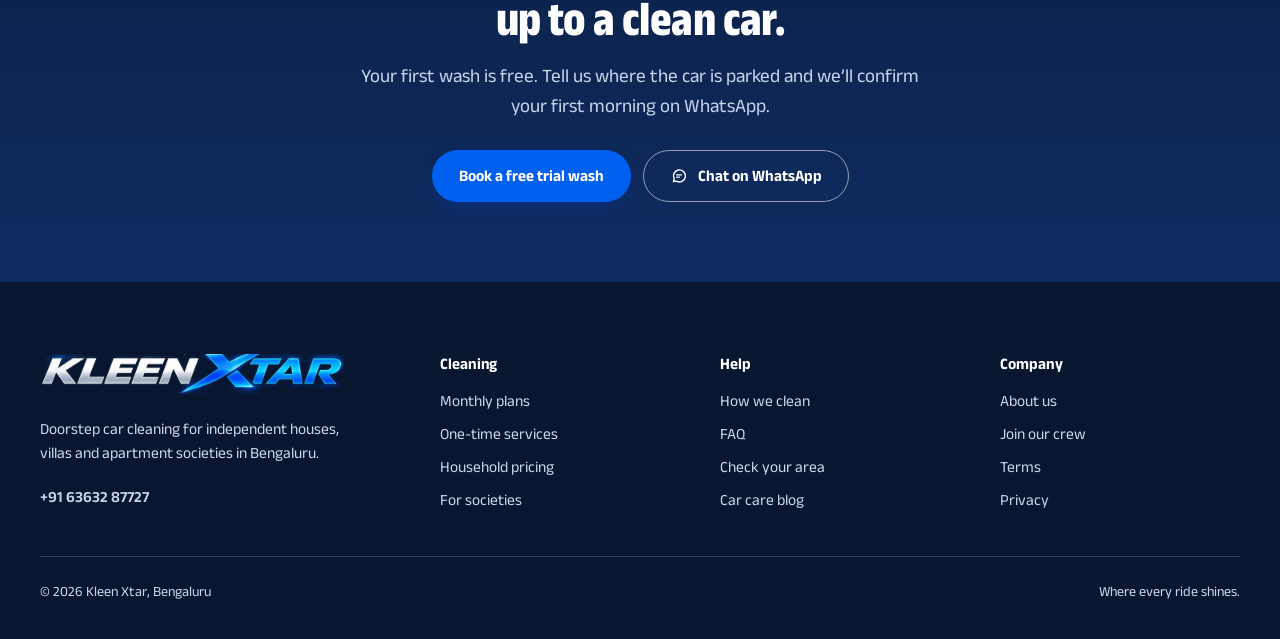
<file: test/blog/what-not-to-use-on-your-car/index.html>
<!DOCTYPE html>
<html lang="en-IN">
<head>
<meta charset="utf-8">
<meta name="robots" content="noindex,nofollow">
<meta name="viewport" content="width=device-width, initial-scale=1, viewport-fit=cover">
<title>Kerosene on tyres, washing powder on paint: what not to put on your car | Kleen Xtar</title>
<meta name="description" content="Some cleaning habits make a car look good for a day and age it for years. Here are the ones to stop, and what we use instead.">
<meta name="theme-color" content="#0B1F44">
<meta property="og:title" content="Kerosene on tyres, washing powder on paint: what not to put on your car | Kleen Xtar">
<meta property="og:description" content="Some cleaning habits make a car look good for a day and age it for years. Here are the ones to stop, and what we use instead.">
<meta property="og:type" content="website">
<link rel="icon" href="data:image/svg+xml,%3Csvg xmlns='http://www.w3.org/2000/svg' viewBox='0 0 32 32'%3E%3Crect width='32' height='32' rx='7' fill='%23000'/%3E%3Cpath d='M16 1C17 11 20 14.500 31 16C20 17.500 17 21 16 31C15 21 12 17.500 1 16C12 14.500 15 11 16 1Z' fill='%232E9BFF'/%3E%3C/svg%3E">
<link rel="preconnect" href="https://fonts.googleapis.com">
<link rel="preconnect" href="https://fonts.gstatic.com" crossorigin>
<link href="https://fonts.googleapis.com/css2?family=Anek+Latin:wdth,wght@75..125,100..800&amp;display=swap" rel="stylesheet">
<link href="https://fonts.googleapis.com/css2?family=Saira:ital,wdth,wght@0,75..125,400..900;1,75..125,400..900&amp;display=swap" rel="stylesheet">
<link rel="stylesheet" href="/test/assets/kx.css">
<link rel="stylesheet" href="/test/assets/kx-pages.css">
<script type="application/ld+json">{"@context": "https://schema.org", "@type": "BlogPosting", "headline": "Kerosene on tyres, washing powder on paint: what not to put on your car", "description": "Some cleaning habits make a car look good for a day and age it for years. Here are the ones to stop, and what we use instead.", "datePublished": "2026-11-24", "author": {"@type": "Organization", "name": "Kleen Xtar"}, "publisher": {"@type": "Organization", "name": "Kleen Xtar"}}</script>
</head>
<body>
<div class="kx" id="kx-top">
<a class="kx-skip" href="#kx-main">Skip to content</a>

<header class="kx-nav">
  <div class="kx-wrap kx-nav__in">
    <a class="kx-logo" href="/test/v2/" aria-label="Kleen Xtar home"><img src="/test/assets/logo.webp" alt="Kleen Xtar" width="760" height="100"></a>
    <nav aria-label="Main">
      <ul class="kx-nav__links">
        <li><a href="/test/v2/#kx-process">How we clean</a></li>
        <li><a href="/test/v2/#kx-plans">Plans</a></li>
        <li><a href="/test/v2/#kx-services">Services</a></li>
        <li><a href="/test/v2/#kx-societies">Societies</a></li>
        <li><a href="/test/v2/#kx-areas">Areas</a></li>
        <li><a href="/test/blog/" class="is-on" aria-current="page">Blog</a></li>
        <li><a href="/test/v2/#kx-faq">FAQ</a></li>
      </ul>
    </nav>
    <div class="kx-nav__cta">
      <a class="kx-btn kx-btn--primary kx-btn--sm" href="/test/v2/#book">Book free trial</a>
      <button class="kx-burger" type="button" aria-label="Open menu" aria-expanded="false" aria-controls="kx-mnav"><span></span><span></span></button>
    </div>
  </div>
  <div class="kx-mnav" id="kx-mnav">
    <ul>
      <li><a href="/test/v2/#kx-process">How we clean</a></li>
      <li><a href="/test/v2/#kx-plans">Plans</a></li>
      <li><a href="/test/v2/#kx-services">Services</a></li>
      <li><a href="/test/v2/#kx-societies">Societies</a></li>
      <li><a href="/test/v2/#kx-areas">Areas</a></li>
      <li><a href="/test/blog/">Blog</a></li>
      <li><a href="/test/v2/#kx-faq">FAQ</a></li>
    </ul>
    <a class="kx-btn kx-btn--primary" href="/test/v2/#book">Book a free trial wash</a>
  </div>
</header>

<main id="kx-main">
<section class="kx-phero">
  <div class="kx-wrap">
    <ol class="kx-crumbs"><li><a href="/test/v2/">Home</a></li><li><a href="/test/blog/">Blog</a></li><li aria-current="page">What not to put on your car</li></ol>
    <h1 class="kx-h1">Kerosene on tyres, washing powder on paint: what not to put on your car</h1>
    <div class="kx-meta"><span>Paint care</span><span><time datetime="2026-11-24">24 November 2026</time></span><span>2 min read</span></div>
    
  </div>
</section>

<section class="kx-page">
  <div class="kx-wrap kx-art">
    <article class="kx-prose">
      <p class="kx-lead kx-intro">Some cleaning habits make a car look good for a day and age it for years. Here are the ones to stop, and what we use instead.</p>

<p>Ask a cleaner how they get tyres so black, and the honest answer is often kerosene. It looks great for a day. Over months, it’s one of the worst things you can put on a car.</p>

<h2>What to keep away from your car</h2>
<h3>Kerosene or diesel on tyres</h3>
<p>Petroleum solvents soften and dry out rubber. Tyres treated this way crack on the sidewalls sooner, and the oily residue flings onto the paint when you drive, leaving spots along the doors.</p>
<h3>Washing powder or dish soap on paint</h3>
<p>Household detergents are made to strip grease. On a car, they strip wax and sealant too, leaving the paint unprotected and dull. Many are also strongly alkaline, which isn’t kind to rubber seals or plastic trim.</p>
<h3>Ammonia glass cleaners on tinted windows</h3>
<p>Ammonia can damage tinted film and dry out the rubber around the glass.</p>
<h3>One cloth for everything</h3>
<p>The same rag on wheels, paint and glass moves brake dust and grit straight onto your paint and windscreen.</p>
<h3>Water jets in the engine bay</h3>
<p>Spraying water around electrical parts invites trouble. An engine bay should be cleaned dry.</p>

<h2>What we use instead</h2>
<table>
  <thead><tr><th>Job</th><th>What goes on</th></tr></thead>
  <tbody>
    <tr><td>Paint</td><td>pH-neutral rinseless shampoo, safe on wax, ceramic coatings and PPF</td></tr>
    <tr><td>Glass and mirrors</td><td>Ammonia-free cleaner and a waffle-weave cloth, safe on tinted film</td></tr>
    <tr><td>Tyres</td><td>Water-based, non-greasy dressing</td></tr>
    <tr><td>Dashboard and trim</td><td>Interior cleaner with UV protection</td></tr>
    <tr><td>Engine bay</td><td>Low-moisture degreaser, brushed in and wiped off, with electrical parts covered</td></tr>
  </tbody>
</table>

<div class="kx-note"><b>Switching from an old cleaner?</b> Tell your new cleaner what was used before. Tyres that have had kerosene for months may already be dry, and a proper dressing helps, but deep cracks mean it’s time to have the tyres checked.</div>

<p>You can see every product and tool our crew carries in the <a href="/test/v2/#kx-kit">kit section</a> on our homepage.</p>

    </article>
    <aside class="kx-side" aria-label="Book a clean">
      <div class="kx-card">
        <h2>Wake up to a clean car</h2>
        <p>Daily doorstep cleaning from ₹649 a month. Your first wash is free.</p>
        <a class="kx-btn kx-btn--primary" href="/test/v2/#book">Book a free trial wash</a>
        <a class="kx-btn kx-btn--line-light" href="/test/v2/#kx-plans">See plans and prices</a>
      </div>
      <div class="kx-card">
        <h3>Got a question?</h3>
        <p>Ask us on WhatsApp. We reply between 7 AM and 10 PM.</p>
        <a class="kx-btn kx-btn--line-light" href="https://wa.me/916363287727?text=Hi%20Kleen%20Xtar%2C%20I%20just%20read%20%E2%80%9CWhat%20not%20to%20put%20on%20your%20car%E2%80%9D%20on%20your%20blog%20and%20have%20a%20question." target="_blank" rel="noopener"><svg viewBox="0 0 24 24" fill="none" stroke="currentColor" stroke-width="1.9" stroke-linecap="round" stroke-linejoin="round" aria-hidden="true" focusable="false"><path d="M4.5 19.5l1.2-3.6A8 8 0 1 1 8.6 18.8z"/><path d="M9 10.5h6M9 13.5h3.5"/></svg>Chat on WhatsApp</a>
      </div>
    </aside>
  </div>
</section>

<section class="kx-more" aria-labelledby="kx-more-h">
  <div class="kx-wrap">
    <h2 class="kx-h2" id="kx-more-h">Keep reading</h2>
    <div class="kx-posts">
    <article class="kx-post" data-tag="Paint care">
      <div class="kx-post__art" aria-hidden="true"><svg viewBox="0 0 24 24" fill="none" stroke="currentColor" stroke-width="1.6" stroke-linejoin="round" aria-hidden="true"><path d="M4 7l8-3 8 3v10l-8 3-8-3z"/><path d="M4 7l8 3 8-3M12 10v10"/></svg></div>
      <div class="kx-post__b">
        <span class="kx-eyebrow">Paint care</span>
        <h3><a href="/test/blog/daily-car-wiping-without-scratches/">Will a daily wipe scratch my car? How we clean every morning without swirl marks</a></h3>
        <p>Scratches come from grit dragged across paint, not from cleaning often. Here is the method our crew uses every morning to keep Bengaluru dust from turning into swirl marks.</p>
        <span class="kx-post__m">2 min read</span>
      </div>
    </article>
    <article class="kx-post" data-tag="Water">
      <div class="kx-post__art" aria-hidden="true"><svg viewBox="0 0 24 24" fill="none" stroke="currentColor" stroke-width="1.6" stroke-linejoin="round" aria-hidden="true"><path d="M12 3s6 6.6 6 11a6 6 0 0 1-12 0c0-4.4 6-11 6-11z"/></svg></div>
      <div class="kx-post__b">
        <span class="kx-eyebrow">Water</span>
        <h3><a href="/test/blog/how-much-water-does-a-car-wash-use/">2 litres or 150? How much water a car wash really uses in Bengaluru</a></h3>
        <p>A hose wash uses around 150 litres, a bucket wash 20 to 40. A rinseless daily clean uses about 2. Here’s what that means for one car and for a whole apartment society.</p>
        <span class="kx-post__m">2 min read</span>
      </div>
    </article>
    <article class="kx-post" data-tag="Protection">
      <div class="kx-post__art" aria-hidden="true"><svg viewBox="0 0 24 24" fill="none" stroke="currentColor" stroke-width="1.6" stroke-linejoin="round" aria-hidden="true"><path d="M12 3l7 3v5c0 5-3 8.5-7 10-4-1.5-7-5-7-10V6z"/><path d="M9 12l2 2 4-4"/></svg></div>
      <div class="kx-post__b">
        <span class="kx-eyebrow">Protection</span>
        <h3><a href="/test/blog/rats-in-car-engine-bay/">Rats in the engine bay: the warning signs and how to protect a parked car</a></h3>
        <p>A car parked near a garden, drain or open plot is a warm, quiet place for a rat. Here’s what to look for and how a monthly repellent treatment helps.</p>
        <span class="kx-post__m">2 min read</span>
      </div>
    </article>
    </div>
  </div>
</section>

<section class="kx-band" aria-labelledby="kx-band-h">
  <div class="kx-wrap">
    <h2 class="kx-h2" id="kx-band-h">Book tonight. Wake up to a clean car.</h2>
    <p class="kx-lead">Your first wash is free. Tell us where the car is parked and we’ll confirm your first morning on WhatsApp.</p>
    <div class="kx-cta__acts">
      <a class="kx-btn kx-btn--primary" href="/test/v2/#book">Book a free trial wash</a>
      <a class="kx-btn kx-btn--line-light" href="https://wa.me/916363287727?text=Hi%20Kleen%20Xtar%2C%20I%E2%80%99d%20like%20to%20book%20a%20free%20trial%20wash." target="_blank" rel="noopener"><svg viewBox="0 0 24 24" fill="none" stroke="currentColor" stroke-width="1.9" stroke-linecap="round" stroke-linejoin="round" aria-hidden="true" focusable="false"><path d="M4.5 19.5l1.2-3.6A8 8 0 1 1 8.6 18.8z"/><path d="M9 10.5h6M9 13.5h3.5"/></svg>Chat on WhatsApp</a>
    </div>
  </div>
</section>

</main>

<footer class="kx-foot">
  <div class="kx-wrap">
    <div class="kx-foot__top">
      <div class="kx-foot__about">
        <a class="kx-logo" href="/test/v2/" aria-label="Kleen Xtar home"><img src="/test/assets/logo.webp" alt="Kleen Xtar" width="760" height="100" loading="lazy"></a>
        <p>Doorstep car cleaning for independent houses, villas and apartment societies in Bengaluru.</p>
        <div class="kx-foot__contact">
          <a href="tel:+916363287727">+91 63632 87727</a>
        </div>
      </div>
      <div>
        <h4>Cleaning</h4>
        <ul><li><a href="/test/v2/#kx-plans">Monthly plans</a></li><li><a href="/test/v2/#kx-services">One-time services</a></li><li><a href="/test/v2/#kx-house">Household pricing</a></li><li><a href="/test/v2/#kx-societies">For societies</a></li></ul>
      </div>
      <div>
        <h4>Help</h4>
        <ul><li><a href="/test/v2/#kx-process">How we clean</a></li><li><a href="/test/v2/#kx-faq">FAQ</a></li><li><a href="/test/v2/#kx-areas">Check your area</a></li><li><a href="/test/blog/">Car care blog</a></li></ul>
      </div>
      <div>
        <h4>Company</h4>
        <ul><li><a href="/test/about/">About us</a></li><li><a href="/test/careers/">Join our crew</a></li><li><a href="/test/terms/">Terms</a></li><li><a href="/test/privacy/">Privacy</a></li></ul>
      </div>
    </div>
    <div class="kx-foot__bot"><span>© 2026 Kleen Xtar, Bengaluru</span><span>Where every ride shines.</span></div>
  </div>
</footer>

<div class="kx-mbar">
  <a class="kx-btn kx-btn--primary" href="/test/v2/#book">Book a free trial</a>
  <a class="kx-btn kx-btn--line-light" href="https://wa.me/916363287727?text=Hi%20Kleen%20Xtar%2C%20I%E2%80%99d%20like%20to%20book%20a%20free%20trial%20wash." target="_blank" rel="noopener"><svg viewBox="0 0 24 24" fill="none" stroke="currentColor" stroke-width="1.9" stroke-linecap="round" stroke-linejoin="round" aria-hidden="true" focusable="false"><path d="M4.5 19.5l1.2-3.6A8 8 0 1 1 8.6 18.8z"/><path d="M9 10.5h6M9 13.5h3.5"/></svg>WhatsApp</a>
</div>
</div>
<script src="/test/assets/kx-pages.js" defer></script>
</body>
</html>
</file>
<file: test/assets/kx.css>
/* =====================================================================
   Kleen Xtar | Doorstep car care, Bengaluru
   Every class is prefixed kx- so sections can drop into Elementor
   HTML widgets without clashing with the theme.
   ===================================================================== */

/* ---------- page level (skip these two rules inside Elementor) ---------- */
html{scroll-behavior:smooth;scroll-padding-top:84px;-webkit-text-size-adjust:100%}
body{margin:0;background:#151E2D}

/* ---------- tokens ---------- */
.kx{
  --kx-predawn:#151E2D; --kx-night:#0E1520; --kx-indigo:#212E41;
  --kx-marigold:#0090F0; --kx-marigold-2:#00A8F0; --kx-peach:#30C8F5;
  --kx-rinse:#0078F0; --kx-rinse-ink:#15335F; --kx-lilac:#8F7CF5; --kx-charcoal:#29303C;
  --kx-sky:#F0F5FD; --kx-sky-2:#E6EDF8; --kx-foam:#FFFFFF;
  --kx-ink:#121B29; --kx-slate:#3A4452;
  --kx-line:rgba(255,255,255,.12); --kx-line-2:rgba(255,255,255,.22);
  --kx-on-dark:#F5F8FD; --kx-on-dark-2:#B8C5D9; --kx-line-dark:rgba(255,255,255,.14);
  --kx-ok:#11804A; --kx-err:#C23B2B;
  --kx-font:"Anek Latin","Segoe UI",system-ui,-apple-system,sans-serif;
  --kx-r-lg:28px; --kx-r-md:18px; --kx-r-sm:12px; --kx-r-pill:999px;
  --kx-shadow:0 26px 50px -26px rgba(0,0,0,.5);
  --kx-nav-h:72px;
  font-family:var(--kx-font); font-size:1.0625rem; line-height:1.55; font-weight:420; font-stretch:100%;
  color:var(--kx-ink); background:var(--kx-sky);
  -webkit-font-smoothing:antialiased; -moz-osx-font-smoothing:grayscale; text-rendering:optimizeLegibility;
  overflow-x:clip;
}
.kx *,.kx *::before,.kx *::after{box-sizing:border-box}
:where(.kx) img,:where(.kx) svg{max-width:100%}
:where(.kx) p{margin:0}
:where(.kx) a{color:inherit}
:where(.kx) button{font:inherit;color:inherit}
.kx :focus-visible{outline:3px solid var(--kx-rinse);outline-offset:3px;border-radius:6px}
.kx-defs{position:absolute;width:0;height:0;overflow:hidden}
.kx-sr{position:absolute!important;width:1px!important;height:1px!important;padding:0!important;margin:-1px!important;overflow:hidden!important;clip:rect(0,0,0,0)!important;white-space:nowrap!important;border:0!important}
.kx-skip{position:fixed;left:16px;top:-60px;z-index:100;background:var(--kx-card);color:var(--kx-ink);padding:10px 16px;border-radius:10px;font-weight:650;text-decoration:none;transition:top .2s}
.kx-skip:focus{top:12px}

/* ---------- type ---------- */
:where(.kx) :where(h1,h2,h3,h4){text-wrap:balance;margin:0;font-weight:760;font-stretch:80%;line-height:.98;letter-spacing:-.004em;color:inherit}
.kx-h1{font-size:clamp(2.75rem,6.1vw,5.75rem);line-height:.93}
.kx-h2{font-size:clamp(2.25rem,4.4vw,3.75rem)}
.kx-h3{font-size:clamp(1.5rem,2.2vw,2rem);line-height:1.04}
.kx-lead{font-size:1.1875rem;line-height:1.55;color:var(--kx-slate);max-width:54ch}

/* ---------- layout ---------- */
.kx-wrap{width:min(1200px,100% - 48px);margin-inline:auto}
.kx-sec{position:relative;padding:clamp(80px,10vw,128px) 0}
.kx-sec--sky{background:var(--kx-sky)}
.kx-sec--foam{background:var(--kx-foam)}
.kx-sec--night{background:var(--kx-predawn);color:var(--kx-on-dark)}
.kx-sec--night .kx-lead{color:var(--kx-on-dark-2)}
.kx-head{display:grid;grid-template-columns:minmax(0,1.05fr) minmax(0,1fr);gap:20px 64px;align-items:end;margin-bottom:56px}
.kx-head .kx-lead{justify-self:end}

/* ---------- buttons ---------- */
.kx-btn{display:inline-flex;align-items:center;justify-content:center;gap:10px;min-height:52px;padding:0 26px;border-radius:var(--kx-r-pill);border:1.5px solid transparent;font-weight:650;font-size:1rem;font-stretch:96%;line-height:1;text-decoration:none;cursor:pointer;white-space:nowrap;transition:background-color .2s,color .2s,border-color .2s,transform .12s;-webkit-tap-highlight-color:transparent}
.kx-btn:active{transform:translateY(1px)}
.kx-btn svg{width:18px;height:18px;flex:none}
.kx-btn--primary{background:var(--kx-marigold);color:var(--kx-on)}
.kx-btn--primary:hover{background:var(--kx-marigold-2)}
.kx-btn--ink{background:var(--kx-fill);color:var(--kx-on)}
.kx-btn--ink:hover{background:#1E2B3E}
.kx-btn--line{background:transparent;border-color:var(--kx-line-2);color:var(--kx-ink)}
.kx-btn--line:hover{border-color:var(--kx-marigold)}
.kx-btn--line-light{background:transparent;border-color:rgba(255,255,255,.4);color:var(--kx-on-dark)}
.kx-btn--line-light:hover{border-color:#fff;background:rgba(255,255,255,.07)}
.kx-btn--sm{min-height:44px;padding:0 18px;font-size:.9375rem}
.kx-btn[disabled]{opacity:.45;cursor:not-allowed}
.kx-link{background:none;border:0;padding:0;font-weight:650;color:var(--kx-rinse-ink);text-decoration:underline;text-underline-offset:3px;cursor:pointer}

/* ---------- nav ---------- */
.kx-nav{position:fixed;inset:0 0 auto;z-index:50;color:#fff;transition:background-color .3s,box-shadow .3s}
.kx-nav.is-solid,.kx-nav.is-menu{background:rgba(4,7,14,.92);-webkit-backdrop-filter:blur(12px);backdrop-filter:blur(12px);box-shadow:0 1px 0 var(--kx-line-dark)}
.kx-nav__in{display:flex;align-items:center;justify-content:space-between;gap:24px;height:var(--kx-nav-h)}
.kx-logo{display:inline-flex;align-items:center;gap:9px;color:inherit;text-decoration:none;font-weight:720;font-stretch:86%;font-size:1.625rem;letter-spacing:-.01em;line-height:1}
.kx-logo svg{width:34px;height:34px;flex:none}
.kx-nav__links{display:flex;gap:30px;list-style:none;margin:0;padding:0}
.kx-nav__links a{position:relative;display:block;padding:10px 0;color:rgba(255,255,255,.76);text-decoration:none;font-size:.9688rem;font-weight:520}
.kx-nav__links a:hover,.kx-nav__links a.is-on{color:#fff}
.kx-nav__links a.is-on::after{content:"";position:absolute;left:0;right:0;bottom:4px;height:2px;border-radius:2px;background:var(--kx-marigold)}
.kx-nav__cta{display:flex;align-items:center;gap:10px}
.kx-burger{display:none;width:44px;height:44px;border:0;background:transparent;border-radius:12px;cursor:pointer;position:relative}
.kx-burger span{position:absolute;left:11px;right:11px;height:2px;border-radius:2px;background:var(--kx-card);transition:transform .3s,top .3s}
.kx-burger span:first-child{top:17px}.kx-burger span:last-child{top:25px}
.kx-burger[aria-expanded="true"] span:first-child{top:21px;transform:rotate(45deg)}
.kx-burger[aria-expanded="true"] span:last-child{top:21px;transform:rotate(-45deg)}
.kx-mnav{display:none}

/* ---------- hero ---------- */
.kx-hero{position:relative;overflow:hidden;color:var(--kx-on-dark);padding:calc(var(--kx-nav-h) + 56px) 0 112px;
  background:radial-gradient(90% 70% at 88% 100%,rgba(0,90,240,.3),transparent 62%),linear-gradient(180deg,#0F1724 0%,#151E2D 46%,#1E2A3D 100%)}
.kx-hero__grid{display:grid;grid-template-columns:minmax(0,.9fr) minmax(0,1.1fr);gap:56px;align-items:center}
.kx-hello{font-family:"Anek Kannada",var(--kx-font);font-weight:600;font-size:1.25rem;color:var(--kx-marigold);margin-bottom:18px}
.kx-hello span{font-family:var(--kx-font)}
.kx-hero .kx-h1{max-width:11.5ch}
.kx-hero__sub{margin:26px 0 34px;max-width:46ch;font-size:1.1875rem;color:var(--kx-on-dark-2)}
.kx-hero__acts{display:flex;flex-wrap:wrap;gap:12px}
.kx-facts{display:flex;flex-wrap:wrap;gap:12px 28px;list-style:none;margin:40px 0 0;padding:0;font-size:.9688rem;color:var(--kx-on-dark-2)}
.kx-facts li{display:flex;align-items:center;gap:10px}
.kx-facts svg{width:22px;height:22px;flex:none;color:var(--kx-marigold)}
.kx-h1 .kx-ln{display:block}
.kx-hero__art{position:relative}

/* wipe stage */
.kx-wipe{--wipe:58%;position:relative;aspect-ratio:640/420;border-radius:var(--kx-r-lg);overflow:hidden;isolation:isolate;cursor:ew-resize;touch-action:pan-y;-webkit-user-select:none;user-select:none;
  background:linear-gradient(180deg,#0F1825 0%,#1D2A3E 46%,#354358 74%,#30C8F5 100%);
  box-shadow:0 44px 80px -44px rgba(0,0,0,.7),inset 0 0 0 1px rgba(255,255,255,.08)}
.kx-wipe>svg,.kx-wipe__clean>svg{position:absolute;inset:0;width:100%;height:100%;display:block}
.kx-wipe__clean{position:absolute;inset:0;-webkit-clip-path:inset(0 calc(100% - var(--wipe)) 0 0);clip-path:inset(0 calc(100% - var(--wipe)) 0 0)}
.kx-wipe__handle{position:absolute;top:0;bottom:0;left:var(--wipe);width:0;pointer-events:none}
.kx-wipe__handle::before{content:"";position:absolute;top:0;bottom:0;left:-1px;width:2px;background:linear-gradient(180deg,transparent,rgba(255,255,255,.9) 18%,rgba(255,255,255,.9) 82%,transparent)}
.kx-squeegee{position:absolute;top:50%;left:0;width:14px;height:42%;transform:translate(-50%,-50%);border-radius:8px;background:#0C121B;box-shadow:0 0 0 2px rgba(255,255,255,.9)}
.kx-squeegee i{position:absolute;top:50%;left:50%;width:48px;height:48px;margin:-24px 0 0 -24px;border-radius:50%;background:var(--kx-marigold);box-shadow:0 8px 22px rgba(0,0,0,.35)}
.kx-squeegee i::before,.kx-squeegee i::after{content:"";position:absolute;top:50%;width:9px;height:9px;margin-top:-5px;border:solid var(--kx-ink);border-width:0 2.5px 2.5px 0}
.kx-squeegee i::before{left:11px;transform:rotate(135deg)}
.kx-squeegee i::after{right:11px;transform:rotate(-45deg)}
.kx-wipe:focus-within .kx-squeegee i{outline:3px solid #fff;outline-offset:3px}
.kx-wipe__hint{position:absolute;top:16px;left:0;transform:translateX(-50%);padding:7px 13px;border-radius:999px;background:rgba(255,255,255,.95);color:var(--kx-ink);font-size:.8125rem;font-weight:650;white-space:nowrap;opacity:0;transition:opacity .4s}
.kx-wipe.is-ready .kx-wipe__hint{opacity:1}
.kx-wipe.is-touched .kx-wipe__hint{opacity:0}
.kx-wipe__tag{position:absolute;bottom:14px;padding:6px 12px;border-radius:999px;background:rgba(2,5,12,.6);-webkit-backdrop-filter:blur(6px);backdrop-filter:blur(6px);color:#fff;font-size:.8125rem;font-weight:620;pointer-events:none}
.kx-wipe__tag--l{left:14px}.kx-wipe__tag--r{right:14px}
.kx-notify{position:absolute;left:-26px;bottom:-40px;display:flex;align-items:center;gap:12px;width:min(340px,82%);padding:12px 14px 12px 12px;border-radius:18px;background:var(--kx-card);color:var(--kx-ink);box-shadow:var(--kx-shadow);animation:kx-rise .7s 2.6s both}
.kx-notify__thumb{flex:none;width:64px;height:44px;border-radius:10px;overflow:hidden}
.kx-notify__thumb svg{display:block;width:100%;height:100%}
.kx-notify b{display:block;font-weight:700;font-stretch:90%;font-size:1rem;line-height:1.2}
.kx-notify small{display:block;color:var(--kx-slate);font-size:.8125rem;line-height:1.35;margin-top:2px}

/* svg bits shared by stages */
.kx-tw{animation:kx-twinkle 3.6s ease-in-out infinite}
.kx-spark{transform-box:fill-box;transform-origin:center;animation:kx-spark 2.4s ease-in-out infinite}
.kx-sparkles{opacity:0;transition:opacity .5s}
.kx-sparkles.is-on{opacity:1}

/* ---------- who we serve ---------- */
.kx-tabs{display:grid;grid-template-columns:repeat(3,minmax(0,1fr));gap:12px;margin-bottom:24px}
.kx-tab{display:flex;align-items:center;gap:14px;padding:16px 18px;border-radius:var(--kx-r-md);border:1.5px solid var(--kx-line);background:var(--kx-foam);text-align:left;cursor:pointer;transition:border-color .2s,box-shadow .2s}
.kx-tab:hover{border-color:var(--kx-line-2)}
.kx-tab[aria-selected="true"]{border-color:var(--kx-marigold);box-shadow:inset 0 0 0 1px var(--kx-ink)}
.kx-tab__ico{flex:none;width:46px;height:46px;border-radius:13px;display:grid;place-items:center;background:var(--kx-sky);color:var(--kx-ink)}
.kx-tab[aria-selected="true"] .kx-tab__ico{background:var(--kx-fill);color:var(--kx-on)}
.kx-tab__ico svg{width:24px;height:24px}
.kx-tab b{display:block;font-weight:720;font-stretch:88%;font-size:1.1875rem;line-height:1.15}
.kx-tab small{display:block;color:var(--kx-slate);font-size:.875rem;line-height:1.3;margin-top:2px}
.kx-panel{display:grid;grid-template-columns:minmax(0,1fr) minmax(0,1fr);gap:44px;align-items:center;padding:24px;border-radius:var(--kx-r-lg);background:var(--kx-foam);border:1px solid var(--kx-line)}
.kx-panel[hidden]{display:none}
.kx-panel.is-in{animation:kx-fade .45s ease both}
.kx-panel__art{border-radius:20px;overflow:hidden;aspect-ratio:480/300}
.kx-panel__art svg{display:block;width:100%;height:100%}
.kx-panel__copy{padding:8px 12px 8px 0}
.kx-panel__lead{margin:14px 0 0;color:var(--kx-slate);font-size:1.0938rem}
.kx-rows{margin:22px 0 26px}
.kx-rows div{display:grid;grid-template-columns:96px minmax(0,1fr);gap:16px;padding:13px 0;border-top:1px solid var(--kx-line)}
.kx-rows dt{font-weight:700;font-stretch:88%}
.kx-rows dd{margin:0;color:var(--kx-slate);font-size:1rem}

/* ---------- the 5 AM wash (process) ---------- */
.kx-proc{background:linear-gradient(180deg,#151E2D 0%,#182335 100%);color:var(--kx-on-dark)}
.kx-proc .kx-lead{color:var(--kx-on-dark-2)}
.kx-proc__grid{display:grid;grid-template-columns:minmax(0,1.22fr) minmax(0,1fr);gap:64px;align-items:start}
.kx-proc__sticky{position:sticky;top:calc(var(--kx-nav-h) + 24px)}
.kx-pstage{--t:1;--o-night:0;--o-dawn:0;--o-day:1;--wx:30%;position:relative;aspect-ratio:640/420;border-radius:var(--kx-r-lg);overflow:hidden;isolation:isolate;box-shadow:0 44px 80px -44px rgba(0,0,0,.7),inset 0 0 0 1px rgba(255,255,255,.08)}
.kx-sky{position:absolute;inset:0}
.kx-sky--night{background:linear-gradient(180deg,#0C131E 0%,#151E2D 55%,#202C3E 100%);opacity:var(--o-night)}
.kx-sky--dawn{background:linear-gradient(180deg,#202C3E 0%,#38455A 42%,#30C8F5 78%,#5DACFF 100%);opacity:var(--o-dawn)}
.kx-sky--day{background:linear-gradient(180deg,#8EB2E8 0%,#D2E1F8 58%,#C0ECFA 100%);opacity:var(--o-day)}
.kx-pstage>svg{position:absolute;inset:0;width:100%;height:100%;display:block}
.kx-pstage .kx-starfield,.kx-pstage .kx-lit,.kx-pstage .kx-nightonly{opacity:var(--o-night)}
.kx-pstage .kx-daylit{opacity:calc(var(--o-day) * .9)}
.kx-pstage .kx-hglow{opacity:calc(var(--o-dawn) + .2)}
.kx-pstage .kx-sun{transform:translateY(calc((1 - var(--t)) * 150px))}
.kx-pstage .kx-reflect{opacity:0;transition:opacity .8s}
.kx-pstage .kx-dust,.kx-pstage .kx-foam,.kx-pstage .kx-bubbles,.kx-pstage .kx-particles,.kx-pstage .kx-beam,.kx-pstage .kx-tyre-dull,.kx-pstage .kx-tyre-gloss{opacity:0;transition:opacity .5s}
.kx-pstage .kx-dustfilm{transition:opacity .6s}
.kx-pstage.is-dusty .kx-dust{opacity:1}
.kx-pstage.is-dusting .kx-dustfilm{opacity:.62}
.kx-pstage.is-dusting .kx-particles{opacity:1}
.kx-pstage.is-foamy .kx-foam,.kx-pstage.is-foamy .kx-bubbles{opacity:1}
.kx-pstage.is-inspect .kx-beam{opacity:1}
.kx-pstage:not(.is-glossy) .kx-tyre-dull{opacity:1}
.kx-pstage.is-glossy .kx-tyre-gloss{opacity:1}
.kx-pstage.is-done .kx-reflect,.kx-pstage:not([data-step]) .kx-reflect{opacity:1}
.kx-pstage.is-done .kx-sparkles,.kx-pstage:not([data-step]) .kx-sparkles{opacity:1}
.kx-pstage.is-glossy .kx-shine{animation:kx-shine 1.6s .2s ease both}
.kx-shine{transform-box:fill-box}
.kx-beam{transform-origin:0 214px;transform-box:view-box;animation:kx-beam 3.2s ease-in-out infinite alternate}
.kx-bub{transform-box:fill-box;transform-origin:center;animation:kx-bub 2.6s ease-in infinite}
.kx-pt{animation:kx-dustfly 2.2s ease-out infinite}
.kx-clock{position:absolute;left:18px;top:12px;display:flex;align-items:baseline;gap:6px;color:#fff;font-weight:720;font-stretch:75%;font-size:clamp(2.1rem,4.2vw,3.5rem);line-height:1;font-variant-numeric:tabular-nums;text-shadow:0 2px 14px rgba(0,0,0,.25)}
.kx-clock small{font-size:.36em;font-stretch:90%;font-weight:650;opacity:.85}
.kx-tool{position:absolute;left:62%;top:20%;display:flex;align-items:center;gap:8px;padding:7px 12px 7px 8px;border-radius:999px;background:rgba(255,255,255,.96);color:var(--kx-ink);font-size:.8125rem;font-weight:650;white-space:nowrap;transform:translate(-50%,-50%);box-shadow:0 10px 24px rgba(0,0,0,.25);transition:left .6s cubic-bezier(.3,.7,.2,1),top .6s cubic-bezier(.3,.7,.2,1),opacity .3s}
.kx-tool i{width:18px;height:18px;border-radius:50%;background:var(--kx-marigold);flex:none}
.kx-pstage[data-step="0"] .kx-tool{left:18%;top:33%}
.kx-pstage[data-step="1"] .kx-tool{left:40%;top:40%}
.kx-pstage[data-step="1"] .kx-tool i{background:#F5F8FD;box-shadow:inset 0 0 0 2px #CED9E9}
.kx-pstage[data-step="2"] .kx-tool{left:30%;top:40%}
.kx-pstage[data-step="2"] .kx-tool i{background:var(--kx-rinse)}
.kx-pstage[data-step="3"] .kx-tool{left:var(--wx);top:62%;transition:top .6s,opacity .3s}
.kx-pstage[data-step="3"] .kx-tool i{background:var(--kx-rinse)}
.kx-pstage[data-step="4"] .kx-tool{left:72%;top:86%}
.kx-pstage[data-step="4"] .kx-tool i{background:linear-gradient(90deg,var(--kx-lilac) 50%,var(--kx-charcoal) 50%)}
.kx-pstage[data-step="5"] .kx-tool{left:40%;top:57%}
.kx-pstage[data-step="5"] .kx-tool i{background:#FFB627}
.kx-pstage[data-step="6"] .kx-tool{opacity:0}
.kx-pstage:not([data-step]) .kx-tool{opacity:0}
.kx-callout{position:absolute;display:flex;align-items:center;gap:7px;opacity:0;transform:translateY(6px);transition:opacity .4s,transform .4s;pointer-events:none}
.kx-callout i{width:12px;height:12px;border-radius:50%;background:var(--kx-marigold);box-shadow:0 0 0 5px rgba(0,150,240,.3);flex:none}
.kx-callout span{padding:5px 9px;border-radius:8px;background:rgba(2,5,12,.82);color:#fff;font-size:.75rem;font-weight:600;white-space:nowrap}
.kx-callout--1{left:37%;top:64%}
.kx-callout--2{left:70%;top:79%}
.kx-callout--3{left:66%;top:58%;flex-direction:row-reverse}
.kx-callout--3 span{transform:translateX(-4px)}
.kx-pstage.is-inspect .kx-callout{opacity:1;transform:none}
.kx-pstage.is-inspect .kx-callout--2{transition-delay:.25s}
.kx-pstage.is-inspect .kx-callout--3{transition-delay:.5s}
.kx-inset{position:absolute;right:4%;top:6%;width:30%;display:flex;flex-direction:column;align-items:center;gap:6px;opacity:0;transform:scale(.85);transform-origin:70% 30%;transition:opacity .4s,transform .45s cubic-bezier(.3,1.4,.5,1)}
.kx-inset__circle{width:100%;aspect-ratio:1;border-radius:50%;overflow:hidden;box-shadow:0 0 0 4px #fff,0 18px 40px rgba(0,0,0,.35)}
.kx-inset__circle svg{display:block;width:100%;height:100%}
.kx-inset>span{padding:4px 10px;border-radius:999px;background:var(--kx-card);color:var(--kx-ink);font-size:.75rem;font-weight:650}
.kx-pstage.is-interior .kx-inset{opacity:1;transform:none}
.kx-vac{animation:kx-vac 1.8s ease-in-out infinite alternate}
.kx-crumb{animation:kx-crumb 1.2s linear infinite}
.kx-pnote{position:absolute;left:14px;bottom:14px;display:flex;align-items:center;gap:10px;padding:10px 14px 10px 10px;border-radius:16px;background:var(--kx-card);color:var(--kx-ink);box-shadow:0 14px 30px rgba(0,0,0,.25);opacity:0;transform:translateY(14px);transition:opacity .45s,transform .45s}
.kx-pnote__ico{width:34px;height:34px;border-radius:10px;background:var(--kx-predawn);display:grid;place-items:center;flex:none}
.kx-pnote__ico svg{width:24px;height:24px}
.kx-pnote b{display:block;font-size:.9375rem;font-weight:700;font-stretch:90%;line-height:1.2}
.kx-pnote small{display:block;font-size:.75rem;color:var(--kx-slate)}
.kx-pstage.is-done .kx-pnote,.kx-pstage:not([data-step]) .kx-pnote{opacity:1;transform:none}
.kx-progress{display:grid;grid-template-columns:repeat(7,minmax(0,1fr));gap:6px;margin-top:16px}
.kx-progress button{height:22px;padding:0;border:0;background:transparent;cursor:pointer;position:relative}
.kx-progress button::before{content:"";position:absolute;left:0;right:0;top:8px;height:6px;border-radius:3px;background:rgba(255,255,255,.18);transition:background-color .3s}
.kx-progress button.is-done::before{background:var(--kx-marigold)}
.kx-proc__cap{margin-top:6px;font-size:.9688rem;color:var(--kx-on-dark-2);min-height:1.55em}
.kx-steps{list-style:none;margin:0;padding:0 0 12vh}
.kx-step{min-height:64vh;display:flex;flex-direction:column;justify-content:center;padding:28px 0;opacity:.36;transition:opacity .35s}
.kx-step.is-active{opacity:1}
.kx-step__time{font-weight:720;font-stretch:75%;font-size:3rem;line-height:1;color:var(--kx-marigold);font-variant-numeric:tabular-nums}
.kx-step h3{margin:10px 0 12px;font-size:clamp(1.75rem,2.6vw,2.25rem)}
.kx-step p{color:var(--kx-on-dark-2);max-width:46ch}
.kx-chips{display:flex;flex-wrap:wrap;gap:8px;list-style:none;margin:18px 0 0;padding:0}
.kx-chips li{padding:6px 12px;border-radius:999px;border:1px solid var(--kx-line-dark);font-size:.875rem;color:var(--kx-on-dark)}
.kx-proc__end{margin-top:8px;padding:22px 24px;border-radius:var(--kx-r-md);background:rgba(255,255,255,.06);border:1px solid var(--kx-line-dark);font-size:1.0938rem;color:var(--kx-on-dark);max-width:760px}
.kx-proc__end a{color:var(--kx-marigold);font-weight:650}

/* ---------- kit ---------- */
.kx-kit__grid{display:grid;grid-template-columns:minmax(0,1.35fr) minmax(0,1fr);gap:36px;align-items:start}
.kx-kit__art{position:relative;border-radius:var(--kx-r-lg);overflow:hidden;aspect-ratio:720/460;background:#1B283B}
.kx-kit__art svg{display:block;width:100%;height:100%}
.kx-kit-item{cursor:pointer;transition:opacity .3s}
.kx-kit__art.has-sel .kx-kit-item:not(.is-sel){opacity:.28}
.kx-hot{position:absolute;width:34px;height:34px;margin:-17px 0 0 -17px;border-radius:50%;border:0;padding:0;background:var(--kx-marigold);color:var(--kx-on);display:grid;place-items:center;cursor:pointer;box-shadow:0 6px 16px rgba(0,0,0,.3);transition:background-color .2s,transform .2s}
.kx-hot::before,.kx-hot::after{content:"";position:absolute;background:currentColor;border-radius:1px}
.kx-hot::before{width:12px;height:2px}.kx-hot::after{width:2px;height:12px;transition:transform .25s}
.kx-hot.is-sel{background:var(--kx-card)}
.kx-hot.is-sel::after{transform:scaleY(0)}
.kx-kit.is-hinting .kx-hot:not(.is-sel){animation:kx-ping 2.4s ease-out infinite}
.kx-kit__panel{padding:28px;border-radius:var(--kx-r-lg);background:var(--kx-foam);border:1px solid var(--kx-line)}
.kx-kit__info[hidden]{display:none}
.kx-kit__info{animation:kx-fade .35s ease both}
.kx-kit__info p{margin-top:12px;color:var(--kx-slate)}
.kx-kit__used{display:inline-block;margin-top:16px!important;padding:5px 11px;border-radius:999px;background:var(--kx-sky);color:var(--kx-ink)!important;font-size:.875rem;font-weight:600}
.kx-kit__list{display:flex;flex-wrap:wrap;gap:8px;margin-top:24px;padding-top:20px;border-top:1px solid var(--kx-line)}
.kx-kit__list button{min-height:40px;padding:0 14px;border-radius:999px;border:1.5px solid var(--kx-line-2);background:transparent;font-size:.875rem;font-weight:600;color:var(--kx-slate);cursor:pointer}
.kx-kit__list button[aria-pressed="true"]{background:var(--kx-fill);border-color:var(--kx-marigold);color:var(--kx-on)}
.kx-code{display:grid;grid-template-columns:repeat(4,minmax(0,1fr));gap:12px;margin-top:28px}
.kx-code div{display:flex;align-items:center;gap:12px;padding:14px 16px;border-radius:var(--kx-r-md);background:var(--kx-foam);border:1px solid var(--kx-line)}
.kx-code i{width:30px;height:30px;border-radius:8px;flex:none}
.kx-code b{display:block;font-weight:700;font-stretch:90%;line-height:1.2}
.kx-code small{display:block;color:var(--kx-slate);font-size:.8125rem;line-height:1.3}

/* ---------- plans ---------- */
.kx-ctrls{display:flex;flex-wrap:wrap;align-items:center;gap:16px 32px;margin-bottom:34px}
.kx-fs{border:0;margin:0;padding:0;display:flex;align-items:center;gap:12px;min-width:0}
.kx-fs legend{float:left;font-size:.875rem;font-weight:650;color:var(--kx-slate);padding:0;margin-right:2px}
.kx-seg{display:inline-flex;padding:4px;border-radius:999px;background:var(--kx-sky);border:1px solid var(--kx-line)}
.kx-seg input{position:absolute;opacity:0;width:1px;height:1px;pointer-events:none}
.kx-seg label{display:inline-flex;align-items:center;gap:6px;min-height:40px;padding:0 16px;border-radius:999px;font-size:.9375rem;font-weight:620;color:var(--kx-slate);cursor:pointer;white-space:nowrap;transition:background-color .2s,color .2s}
.kx-seg input:checked+label{background:var(--kx-fill);color:var(--kx-on)}
.kx-seg input:focus-visible+label{outline:3px solid var(--kx-rinse);outline-offset:2px}
.kx-seg em{font-style:normal;font-size:.8125rem;color:var(--kx-rinse-ink);font-weight:700}
.kx-seg input:checked+label em{color:var(--kx-marigold)}
.kx-bill-note{font-size:.9375rem;color:var(--kx-slate)}
.kx-plan-grid{display:grid;grid-template-columns:repeat(3,minmax(0,1fr));gap:18px}
.kx-plan{position:relative;display:flex;flex-direction:column;padding:30px 26px 26px;border-radius:var(--kx-r-lg);background:var(--kx-sky);border:1px solid var(--kx-line)}
.kx-plan--feat{background:var(--kx-predawn);color:var(--kx-on-dark);border-color:transparent;box-shadow:var(--kx-shadow)}
.kx-plan__badge{position:absolute;top:20px;right:20px;padding:5px 11px;border-radius:999px;background:var(--kx-marigold);color:var(--kx-on);font-size:.8125rem;font-weight:700}
.kx-plan h3{font-size:1.875rem}
.kx-plan__for{margin:10px 0 22px;color:var(--kx-slate);font-size:.9688rem;min-height:3.1em;max-width:30ch}
.kx-plan--feat .kx-plan__for{color:var(--kx-on-dark-2)}
.kx-price{display:flex;flex-wrap:wrap;align-items:baseline;gap:4px 10px;padding-bottom:22px;margin-bottom:22px;border-bottom:1px solid var(--kx-line)}
.kx-plan--feat .kx-price{border-color:var(--kx-line-dark)}
.kx-price__amt{font-size:3.25rem;font-weight:720;font-stretch:78%;line-height:1;font-variant-numeric:tabular-nums}
.kx-price__amt.is-tick{animation:kx-tick .35s ease}
.kx-price__per{color:var(--kx-slate);font-size:.9375rem}
.kx-plan--feat .kx-price__per,.kx-plan--feat .kx-price__was{color:var(--kx-on-dark-2)}
.kx-price__was{color:var(--kx-slate);font-size:.9375rem;text-decoration:line-through}
.kx-ticks{list-style:none;margin:0 0 26px;padding:0;display:grid;gap:11px;flex:1;align-content:start}
.kx-ticks li{display:grid;grid-template-columns:20px minmax(0,1fr);gap:10px;font-size:.9688rem;line-height:1.45}
.kx-ticks svg{width:18px;height:18px;margin-top:2px;color:var(--kx-rinse-ink)}
.kx-plan--feat .kx-ticks svg,.kx-sec--night .kx-ticks svg{color:var(--kx-marigold)}
.kx-plan .kx-btn{width:100%}
.kx-plan--feat .kx-btn--line{border-color:rgba(255,255,255,.4);color:#fff}
.kx-plans__foot{display:flex;flex-wrap:wrap;align-items:center;justify-content:space-between;gap:12px 24px;margin-top:26px}
.kx-trial-note{color:var(--kx-slate)}
.kx-compare-btn{display:inline-flex;align-items:center;gap:8px;min-height:44px;padding:0;border:0;background:none;font-weight:650;color:var(--kx-ink);cursor:pointer}
.kx-compare-btn svg{width:16px;height:16px;transition:transform .3s}
.kx-compare-btn[aria-expanded="true"] svg{transform:rotate(180deg)}
.kx-compare{display:grid;grid-template-rows:0fr;transition:grid-template-rows .45s ease}
.kx-compare.is-open{grid-template-rows:1fr}
.kx-compare>div{overflow:hidden;min-height:0}
.kx-table-scroll{overflow-x:auto;margin-top:16px;border-radius:var(--kx-r-md);border:1px solid var(--kx-line);-webkit-overflow-scrolling:touch}
.kx-table{width:100%;min-width:620px;border-collapse:collapse;font-size:.9688rem;background:var(--kx-card)}
.kx-table th,.kx-table td{padding:14px 16px;text-align:center;border-bottom:1px solid var(--kx-line)}
.kx-table tr:last-child td{border-bottom:0}
.kx-table th{font-weight:720;font-stretch:88%;font-size:1.0625rem;background:var(--kx-sky)}
.kx-table th:first-child,.kx-table td:first-child{text-align:left;color:var(--kx-slate);position:sticky;left:0;background:inherit}
.kx-table tbody tr{background:var(--kx-card)}
.kx-table .kx-y{color:var(--kx-rinse-ink);font-weight:700}
.kx-table .kx-n{color:#A8B2C1}

/* household calculator */
.kx-house{display:grid;grid-template-columns:minmax(0,1fr) minmax(0,1.05fr);gap:44px;margin-top:72px;padding:36px;border-radius:var(--kx-r-lg);background:var(--kx-sky);border:1px solid var(--kx-line)}
.kx-house__copy>p{margin-top:12px;color:var(--kx-slate)}
.kx-counters{margin:22px 0 22px}
.kx-counter{display:flex;align-items:center;justify-content:space-between;gap:12px;padding:10px 0;border-top:1px solid var(--kx-line)}
.kx-counter:last-child{border-bottom:1px solid var(--kx-line)}
.kx-counter__name b{display:block;font-weight:700;font-stretch:90%}
.kx-counter__name small{display:block;color:var(--kx-slate);font-size:.8125rem}
.kx-counter__ctl{display:inline-flex;align-items:center;gap:4px}
.kx-counter__ctl button{width:44px;height:44px;border-radius:50%;border:1.5px solid var(--kx-line-2);background:var(--kx-card);font-size:1.25rem;line-height:1;cursor:pointer;display:grid;place-items:center}
.kx-counter__ctl button:hover{border-color:var(--kx-marigold)}
.kx-counter__ctl button:disabled{opacity:.35;cursor:not-allowed}
.kx-counter__ctl output{min-width:34px;text-align:center;font-weight:720;font-size:1.25rem;font-variant-numeric:tabular-nums}
.kx-bill{align-self:start;padding:24px;border-radius:var(--kx-r-md);background:var(--kx-card);border:1px solid var(--kx-line)}
.kx-bill__title{font-weight:700;font-stretch:90%;font-size:1.125rem;margin-bottom:6px}
.kx-bill__row{display:flex;justify-content:space-between;align-items:baseline;gap:16px;padding:10px 0;border-bottom:1px dashed var(--kx-line-2);font-size:.9688rem}
.kx-bill__row small{display:block;color:var(--kx-slate);font-size:.8125rem}
.kx-bill__row--save{color:var(--kx-ok);font-weight:650}
.kx-bill__total{display:flex;justify-content:space-between;align-items:baseline;gap:12px;padding-top:16px}
.kx-bill__total b{font-size:2.5rem;font-weight:720;font-stretch:78%;line-height:1;font-variant-numeric:tabular-nums}
.kx-bill__note{margin:6px 0 18px;color:var(--kx-slate);font-size:.875rem}
.kx-bill .kx-btn{width:100%}
.kx-bill__empty{padding:18px 0;color:var(--kx-slate)}

/* ---------- services ---------- */
.kx-filters{display:flex;flex-wrap:wrap;gap:8px;margin-bottom:22px}
.kx-filters button{min-height:40px;padding:0 16px;border-radius:999px;border:1.5px solid var(--kx-line-2);background:transparent;font-size:.9375rem;font-weight:620;color:var(--kx-slate);cursor:pointer}
.kx-filters button[aria-pressed="true"]{background:var(--kx-fill);border-color:var(--kx-marigold);color:var(--kx-on)}
.kx-svc__grid{display:grid;grid-template-columns:minmax(0,.92fr) minmax(0,1.08fr);grid-template-rows:repeat(8,auto) 1fr;column-gap:40px;align-items:start}
.kx-svc__item{grid-column:1;display:grid;grid-template-columns:minmax(0,1fr) auto;gap:2px 16px;align-items:center;width:100%;padding:18px 20px;border:0;border-top:1px solid var(--kx-line);background:transparent;text-align:left;cursor:pointer;transition:background-color .2s}
.kx-svc__item:hover{background:rgba(255,255,255,.04)}
.kx-svc__item[aria-expanded="true"]{background:var(--kx-predawn);color:#fff;border-radius:var(--kx-r-md);border-top-color:transparent}
.kx-svc__item[aria-expanded="true"]+.kx-svc__detail+.kx-svc__item{border-top-color:transparent}
.kx-svc__item[hidden],.kx-svc__detail.is-filtered{display:none!important}
.kx-svc__item b{font-weight:720;font-stretch:86%;font-size:1.25rem;line-height:1.2}
.kx-svc__item small{grid-column:1;color:var(--kx-slate);font-size:.875rem}
.kx-svc__item[aria-expanded="true"] small{color:var(--kx-on-dark-2)}
.kx-from{grid-column:2;grid-row:1 / span 2;font-weight:700;font-variant-numeric:tabular-nums;white-space:nowrap}
.kx-svc__detail{grid-column:2;grid-row:1 / -1;position:sticky;top:96px;padding:32px;border-radius:var(--kx-r-lg);background:var(--kx-foam);border:1px solid var(--kx-line)}
.kx-svc__detail[hidden]{display:none}
.kx-svc__detail:not([hidden]){animation:kx-fade .35s ease both}
.kx-meta{display:grid;grid-template-columns:repeat(3,minmax(0,1fr));gap:12px;margin:20px 0 24px}
.kx-meta div{padding:14px;border-radius:var(--kx-r-sm);background:var(--kx-sky)}
.kx-meta dt{font-size:.8125rem;font-weight:650;color:var(--kx-slate)}
.kx-meta dd{margin:4px 0 0;font-weight:650;line-height:1.3}
.kx-svc__detail h4{font-size:1.125rem;font-stretch:90%;margin-bottom:12px}
.kx-nums{list-style:none;counter-reset:n;margin:0 0 26px;padding:0;display:grid;gap:10px}
.kx-nums li{counter-increment:n;display:grid;grid-template-columns:30px minmax(0,1fr);gap:12px;color:var(--kx-slate)}
.kx-nums li::before{content:counter(n);width:28px;height:28px;border-radius:50%;display:grid;place-items:center;background:var(--kx-sky);color:var(--kx-ink);font-weight:700;font-size:.875rem}

/* ---------- whatsapp demo ---------- */
.kx-wa__grid{display:grid;grid-template-columns:minmax(0,.85fr) minmax(0,1.15fr);grid-template-areas:"phone head" "phone acts" "phone feats";column-gap:64px;align-items:start}
.kx-wa__head{grid-area:head;align-self:end}
.kx-wa__acts{grid-area:acts}
.kx-wa__feats{grid-area:feats}
.kx-phone{grid-area:phone;width:min(360px,100%);justify-self:center;align-self:center;padding:12px;border-radius:46px;background:#0C121B;box-shadow:0 50px 90px -40px rgba(0,0,0,.6)}
.kx-phone__screen{display:flex;flex-direction:column;height:560px;border-radius:36px;overflow:hidden;background:#ECF1F8}
.kx-phone__bar{display:flex;align-items:center;gap:10px;padding:16px 16px 12px;background:var(--kx-predawn);color:#fff}
.kx-phone__bar b{display:block;font-size:1rem;font-weight:700;font-stretch:90%;line-height:1.2}
.kx-phone__bar small{display:block;font-size:.75rem;color:var(--kx-on-dark-2)}
.kx-av{width:38px;height:38px;border-radius:50%;background:#0E1520;display:grid;place-items:center;flex:none}
.kx-av svg{width:26px;height:26px}
.kx-chat{flex:1;overflow-y:auto;padding:16px 12px;display:flex;flex-direction:column;gap:8px;scroll-behavior:smooth;
  background-image:radial-gradient(rgba(255,255,255,.06) 1px,transparent 1px);background-size:14px 14px}
.kx-msg{max-width:82%;padding:9px 12px 20px;border-radius:14px;font-size:.9063rem;line-height:1.4;position:relative;animation:kx-pop .3s ease both;box-shadow:0 1px 1px rgba(0,0,0,.06)}
.kx-msg time{position:absolute;right:10px;bottom:4px;font-size:.6875rem;color:var(--kx-slate)}
.kx-msg--them{align-self:flex-start;background:var(--kx-card);border-top-left-radius:4px}
.kx-msg--me{align-self:flex-end;background:#9FCEFF;border-top-right-radius:4px}
.kx-msg--photo{padding:4px 4px 20px;width:78%}
.kx-msg--photo svg{display:block;width:100%;height:auto;border-radius:10px}
.kx-msg--photo p{padding:8px 8px 0}
.kx-typing{display:flex;gap:4px;padding:12px 14px}
.kx-typing i{width:7px;height:7px;border-radius:50%;background:#A0AEC2;animation:kx-dots 1s infinite}
.kx-typing i:nth-child(2){animation-delay:.15s}.kx-typing i:nth-child(3){animation-delay:.3s}
.kx-wa__acts{display:flex;flex-wrap:wrap;gap:10px;margin:28px 0 8px}
.kx-wa__feats{margin:26px 0 0;display:grid;grid-template-columns:repeat(2,minmax(0,1fr));gap:22px 28px}
.kx-wa__feats dt{font-weight:720;font-stretch:88%;font-size:1.125rem;line-height:1.2}
.kx-wa__feats dd{margin:6px 0 0;color:var(--kx-slate);font-size:.9688rem}

/* ---------- societies ---------- */
.kx-soc__grid{display:grid;grid-template-columns:minmax(0,1fr) minmax(0,1fr);gap:56px;align-items:start}
.kx-soc__steps{list-style:none;counter-reset:s;margin:22px 0 40px;padding:0}
.kx-soc__steps li{counter-increment:s;display:grid;grid-template-columns:44px minmax(0,1fr);gap:16px;padding:18px 0;border-top:1px solid var(--kx-line-dark)}
.kx-soc__steps li::before{content:counter(s);width:40px;height:40px;border-radius:50%;border:1.5px solid var(--kx-marigold);display:grid;place-items:center;font-weight:720;color:var(--kx-marigold)}
.kx-soc__steps b{display:block;font-weight:720;font-stretch:88%;font-size:1.1875rem;line-height:1.2}
.kx-soc__steps p{margin-top:4px;color:var(--kx-on-dark-2);font-size:1rem}
.kx-soc .kx-ticks{margin-top:18px}
.kx-soc .kx-ticks li{color:var(--kx-on-dark)}
.kx-calc{position:sticky;top:96px;padding:30px;border-radius:var(--kx-r-lg);background:rgba(255,255,255,.05);border:1px solid var(--kx-line-dark)}
.kx-calc__lab{display:flex;justify-content:space-between;align-items:baseline;gap:12px;margin:22px 0 12px;font-weight:650}
.kx-calc__lab output{font-size:2rem;font-weight:720;font-stretch:78%;color:var(--kx-marigold);font-variant-numeric:tabular-nums}
.kx-range{--pct:17%;width:100%;height:30px;margin:0;-webkit-appearance:none;appearance:none;background:transparent;cursor:pointer}
.kx-range::-webkit-slider-runnable-track{height:8px;border-radius:4px;background:linear-gradient(90deg,var(--kx-marigold) var(--pct),rgba(255,255,255,.18) var(--pct))}
.kx-range::-moz-range-track{height:8px;border-radius:4px;background:linear-gradient(90deg,var(--kx-marigold) var(--pct),rgba(255,255,255,.18) var(--pct))}
.kx-range::-webkit-slider-thumb{-webkit-appearance:none;width:30px;height:30px;margin-top:-11px;border-radius:50%;background:var(--kx-card);border:7px solid var(--kx-marigold);box-shadow:0 4px 12px rgba(0,0,0,.3)}
.kx-range::-moz-range-thumb{width:16px;height:16px;border-radius:50%;background:var(--kx-card);border:7px solid var(--kx-marigold)}
.kx-range:focus-visible{outline:none}
.kx-range:focus-visible::-webkit-slider-thumb{outline:3px solid var(--kx-rinse);outline-offset:2px}
.kx-calc__out{display:grid;grid-template-columns:repeat(2,minmax(0,1fr));gap:12px;margin-top:22px}
.kx-calc__out div{padding:16px;border-radius:var(--kx-r-md);background:rgba(255,255,255,.06)}
.kx-calc__out span{display:block;font-size:.875rem;color:var(--kx-on-dark-2)}
.kx-calc__out b{display:block;margin-top:4px;font-size:1.75rem;font-weight:720;font-stretch:78%;line-height:1.05;font-variant-numeric:tabular-nums}
.kx-calc__out small{display:block;margin-top:4px;font-size:.8125rem;color:var(--kx-on-dark-2)}
.kx-crew{display:flex;flex-wrap:wrap;gap:5px;min-height:28px;margin:18px 0 4px}
.kx-crew i{width:16px;height:24px;display:block;background:var(--kx-on-dark-2);-webkit-mask:var(--kx-person) center/contain no-repeat;mask:var(--kx-person) center/contain no-repeat;animation:kx-pop .3s ease both}
.kx-crew i.is-sup{background:var(--kx-marigold)}
.kx-crew em{font-style:normal;font-size:.8125rem;color:var(--kx-on-dark-2);align-self:center;margin-left:6px}
.kx{--kx-person:url("data:image/svg+xml,%3Csvg xmlns='http://www.w3.org/2000/svg' viewBox='0 0 16 24'%3E%3Ccircle cx='8' cy='5' r='4.2'/%3E%3Cpath d='M1 24v-8a7 7 0 0 1 14 0v8z'/%3E%3C/svg%3E")}
.kx-water{margin-top:18px;display:grid;gap:6px}
.kx-water__row{display:flex;justify-content:space-between;gap:12px;font-size:.875rem;color:var(--kx-on-dark-2)}
.kx-water__row b{color:#fff;font-weight:650;font-variant-numeric:tabular-nums}
.kx-water__bar{height:10px;border-radius:5px;background:rgba(255,255,255,.1);overflow:hidden;margin-bottom:8px}
.kx-water__bar i{display:block;height:100%;width:100%;border-radius:5px;background:#8699B6}
.kx-water__bar--us i{width:1.4%;min-width:5px;background:var(--kx-rinse)}
.kx-calc__note{margin:16px 0 22px;font-size:.8125rem;color:var(--kx-on-dark-2)}
.kx-calc .kx-btn{width:100%}

/* ---------- areas ---------- */
.kx-areas__grid{display:grid;grid-template-columns:minmax(0,1fr) minmax(0,.95fr);gap:64px;align-items:center}
.kx-check{display:flex;gap:8px;max-width:540px;margin-top:28px;padding:6px 6px 6px 20px;border-radius:999px;background:var(--kx-card);border:1.5px solid var(--kx-line-2);transition:border-color .2s}
.kx-check:focus-within{border-color:var(--kx-marigold)}
.kx-check input{flex:1;min-width:0;border:0;background:transparent;font:inherit;color:var(--kx-ink);outline:none}
.kx-check__res{max-width:540px;min-height:30px;margin-top:16px}
.kx-check__res p{display:flex;gap:10px;align-items:flex-start}
.kx-check__res p::before{content:"";flex:none;width:10px;height:10px;margin-top:8px;border-radius:50%;background:var(--kx-slate)}
.kx-check__res .is-ok::before{background:var(--kx-ok)}
.kx-check__res .is-no::before{background:var(--kx-err)}
.kx-check__res .kx-btn{margin-top:12px}
.kx-notify-form{display:flex;gap:8px;margin-top:12px;flex-wrap:wrap}
.kx-notify-form input{flex:1;min-width:180px;height:44px;padding:0 16px;border-radius:999px;border:1.5px solid var(--kx-line-2);font:inherit}
.kx-areas__lab{margin:30px 0 12px;font-size:1.0625rem;font-stretch:92%}
.kx-area-chips{display:flex;flex-wrap:wrap;gap:8px}
.kx-area-chips button{min-height:38px;padding:0 13px;border-radius:999px;border:1.5px solid var(--kx-line);background:var(--kx-sky);font-size:.875rem;font-weight:600;color:var(--kx-ink);cursor:pointer}
.kx-area-chips button:hover{border-color:var(--kx-line-2)}
.kx-area-chips button.is-sel{background:var(--kx-fill);color:var(--kx-on);border-color:var(--kx-marigold)}
.kx-areas__soon{margin-top:16px;color:var(--kx-slate);font-size:.9375rem}
.kx-map{position:relative;aspect-ratio:1;max-width:520px;width:100%;justify-self:end;border-radius:var(--kx-r-lg);overflow:hidden;background:radial-gradient(circle at 50% 46%,#1F2C40,#111926 72%)}
.kx-map svg{display:block;width:100%;height:100%}
.kx-pin{cursor:pointer}
.kx-pin .kx-dot{fill:var(--kx-rinse);transition:fill .2s}
.kx-pin.is-soon .kx-dot{fill:#111926;stroke:#B8C5D9;stroke-width:1.5;stroke-dasharray:2 2}
.kx-pin .kx-ring{fill:none;stroke:var(--kx-marigold);stroke-width:2;opacity:0}
.kx-pin.is-sel .kx-dot{fill:var(--kx-marigold);stroke:none}
.kx-pin.is-sel .kx-ring{opacity:1;transform-box:fill-box;transform-origin:center;animation:kx-ring 1.8s ease-out infinite}
.kx-maplabel rect{fill:#fff}
.kx-maplabel text{font-size:12px;font-weight:650;fill:var(--kx-ink);font-family:var(--kx-font)}
.kx-map__legend{position:absolute;left:16px;bottom:14px;display:flex;gap:16px;font-size:.8125rem;color:var(--kx-on-dark-2)}
.kx-map__legend span{display:flex;align-items:center;gap:6px}
.kx-map__legend i{width:10px;height:10px;border-radius:50%;background:var(--kx-rinse)}
.kx-map__legend i.is-soon{background:transparent;border:1.5px dashed #B8C5D9}

/* ---------- reviews ---------- */
.kx-rev__side{justify-self:end;display:grid;gap:16px;justify-items:start}
.kx-rev__side .kx-lead{font-size:1rem}
.kx-rev__nav{display:flex;align-items:center;gap:10px}
.kx-rev__nav button{width:48px;height:48px;border-radius:50%;border:1.5px solid var(--kx-line-2);background:var(--kx-card);display:grid;place-items:center;cursor:pointer}
.kx-rev__nav button:hover:not(:disabled){border-color:var(--kx-marigold)}
.kx-rev__nav button:disabled{opacity:.35;cursor:default}
.kx-rev__nav svg{width:18px;height:18px}
.kx-rev__count{margin-left:6px;font-size:.9375rem;color:var(--kx-slate);font-variant-numeric:tabular-nums}
.kx-rev__track{display:grid;grid-auto-flow:column;grid-auto-columns:calc((100% - 36px) / 3);gap:18px;overflow-x:auto;scroll-snap-type:x mandatory;scroll-behavior:smooth;padding:4px 2px 18px;scrollbar-width:none;-webkit-overflow-scrolling:touch}
.kx-rev__track::-webkit-scrollbar{display:none}
.kx-rev__card{scroll-snap-align:start;display:flex;flex-direction:column;gap:18px;padding:28px;border-radius:var(--kx-r-lg);background:var(--kx-card);border:1px solid var(--kx-line)}
.kx-stars{color:var(--kx-marigold);letter-spacing:3px;font-size:1rem}
.kx-rev__card blockquote{margin:0;font-size:1.1875rem;line-height:1.45;font-weight:500;font-stretch:94%}
.kx-rev__who{display:flex;align-items:center;gap:12px;margin-top:auto}
.kx-avatar{width:44px;height:44px;border-radius:50%;display:grid;place-items:center;font-weight:720;color:#fff;flex:none}
.kx-rev__who b{display:block;font-weight:700;line-height:1.2}
.kx-rev__who small{display:block;color:var(--kx-slate);font-size:.875rem}
.kx-rev__meta{display:flex;justify-content:space-between;gap:10px;padding-top:14px;border-top:1px solid var(--kx-line);font-size:.8125rem;color:var(--kx-slate)}

/* ---------- faq ---------- */
.kx-faq__grid{display:grid;grid-template-columns:minmax(0,.8fr) minmax(0,1.2fr);gap:64px;align-items:start}
.kx-faq__intro{position:sticky;top:110px}
.kx-faq__intro .kx-btn{margin-top:26px}
.kx-search{display:flex;align-items:center;gap:10px;height:54px;padding:0 18px;border-radius:999px;background:var(--kx-sky);border:1.5px solid var(--kx-line);transition:border-color .2s}
.kx-search:focus-within{border-color:var(--kx-marigold)}
.kx-search svg{width:20px;height:20px;color:var(--kx-slate);flex:none}
.kx-search input{flex:1;min-width:0;height:100%;border:0;background:transparent;font:inherit;color:var(--kx-ink);outline:none}
.kx-fchips{display:flex;flex-wrap:wrap;gap:8px;margin:14px 0 18px}
.kx-fchips button{min-height:38px;padding:0 14px;border-radius:999px;border:1.5px solid var(--kx-line-2);background:transparent;font-size:.875rem;font-weight:620;color:var(--kx-slate);cursor:pointer}
.kx-fchips button[aria-pressed="true"]{background:var(--kx-fill);border-color:var(--kx-marigold);color:var(--kx-on)}
.kx-qa{border-top:1px solid var(--kx-line)}
.kx-qa[hidden]{display:none}
.kx-qa h3{font:inherit;margin:0}
.kx-qa__q{width:100%;display:flex;justify-content:space-between;align-items:center;gap:20px;min-height:64px;padding:16px 0;border:0;background:none;text-align:left;font-weight:650;font-size:1.0938rem;line-height:1.35;cursor:pointer}
.kx-qa__q i{position:relative;flex:none;width:28px;height:28px;border-radius:50%;background:var(--kx-sky);transition:background-color .2s,transform .3s}
.kx-qa__q i::before,.kx-qa__q i::after{content:"";position:absolute;left:50%;top:50%;width:12px;height:2px;margin:-1px 0 0 -6px;background:var(--kx-fill);border-radius:1px}
.kx-qa__q i::after{transform:rotate(90deg);transition:transform .3s}
.kx-qa.is-open .kx-qa__q i{background:var(--kx-fill)}
.kx-qa.is-open .kx-qa__q i::before,.kx-qa.is-open .kx-qa__q i::after{background:var(--kx-card)}
.kx-qa.is-open .kx-qa__q i::after{transform:rotate(0)}
.kx-qa__a{display:grid;grid-template-rows:0fr;transition:grid-template-rows .35s ease}
.kx-qa.is-open .kx-qa__a{grid-template-rows:1fr}
.kx-qa__a>div{overflow:hidden;min-height:0}
.kx-qa__a p{padding:0 44px 22px 0;color:var(--kx-slate);max-width:64ch}
.kx-qas{border-bottom:1px solid var(--kx-line)}
.kx-faq__empty{padding:24px 0;color:var(--kx-slate)}

/* ---------- final call to action ---------- */
.kx-cta{position:relative;overflow:hidden;padding:128px 0 250px;text-align:center;background:linear-gradient(180deg,#151E2D,#1A2638);color:var(--kx-on-dark)}
.kx-cta .kx-h2{max-width:14ch;margin-inline:auto}
.kx-cta .kx-lead{margin:20px auto 0;color:var(--kx-on-dark-2)}
.kx-cta__acts{display:flex;flex-wrap:wrap;justify-content:center;gap:12px;margin-top:34px;position:relative;z-index:2}
.kx-cta__star{position:absolute;overflow:hidden;left:50%;bottom:-340px;width:560px;height:560px;margin-left:-280px;border-radius:50%;background:radial-gradient(circle,#C0ECFA 0%,#00A8F0 45%,#0090F0 70%);box-shadow:0 0 140px 40px rgba(0,150,240,.32);transform:translateY(60px);transition:transform 1.6s cubic-bezier(.2,.7,.2,1)}
.kx-cta__star.is-up{transform:none}
.kx-cta__star::before,.kx-cta__star::after{content:"";position:absolute;left:0;right:0;height:12px;background:#192537}
.kx-cta__star::before{top:118px}.kx-cta__star::after{top:150px;height:10px}

/* ---------- footer ---------- */
.kx-foot{background:var(--kx-night);color:var(--kx-on-dark-2);padding:72px 0 36px;font-size:.9688rem}
.kx-foot__top{display:grid;grid-template-columns:1.5fr repeat(3,minmax(0,1fr));gap:40px;padding-bottom:44px;border-bottom:1px solid var(--kx-line-dark)}
.kx-foot .kx-logo{color:#fff}
.kx-foot__about p{margin-top:16px;max-width:34ch}
.kx-foot__contact{display:grid;gap:6px;margin-top:20px}
.kx-foot__contact a{color:#fff;text-decoration:none;font-weight:600}
.kx-foot h4{color:#fff;font-size:1rem;font-weight:650;font-stretch:96%;line-height:1.3;margin-bottom:14px}
.kx-foot ul{list-style:none;margin:0;padding:0;display:grid;gap:9px}
.kx-foot a{color:var(--kx-on-dark-2);text-decoration:none}
.kx-foot a:hover{color:#fff}
.kx-foot__bot{display:flex;flex-wrap:wrap;justify-content:space-between;gap:12px 24px;padding-top:24px;font-size:.875rem}

/* ---------- modal / booking sheet ---------- */
.kx-modal{position:fixed;inset:0;z-index:80;display:grid;place-items:center;padding:16px;background:rgba(0,0,0,.62);-webkit-backdrop-filter:blur(4px);backdrop-filter:blur(4px);opacity:0;visibility:hidden;transition:opacity .25s,visibility .25s}
.kx-modal.is-open{opacity:1;visibility:visible}
.kx-sheet{display:flex;flex-direction:column;width:min(680px,100%);max-height:calc(100dvh - 32px);border-radius:24px;overflow:hidden;background:var(--kx-card);color:var(--kx-ink);transform:translateY(18px);transition:transform .3s cubic-bezier(.2,.8,.2,1);outline:none}
.kx-modal.is-open .kx-sheet{transform:none}
.kx-sheet__h{display:flex;justify-content:space-between;align-items:center;gap:16px;padding:22px 26px 0}
.kx-sheet__h h3{font-size:1.75rem}
.kx-x{flex:none;width:42px;height:42px;border-radius:50%;border:0;background:var(--kx-sky);display:grid;place-items:center;cursor:pointer}
.kx-x svg{width:18px;height:18px}
.kx-stepbar{display:grid;grid-template-columns:repeat(6,minmax(0,1fr));gap:6px;padding:18px 26px 0}
.kx-stepbar[hidden]{display:none}
.kx-stepbar i{display:block;height:4px;border-radius:2px;background:var(--kx-line);transition:background-color .3s}
.kx-stepbar .is-on i{background:var(--kx-fill)}
.kx-stepbar span{display:block;margin-top:7px;font-size:.75rem;font-weight:650;color:var(--kx-slate)}
.kx-stepbar .is-on span{color:var(--kx-ink)}
.kx-sheet__b{flex:1;overflow-y:auto;padding:22px 26px 8px;-webkit-overflow-scrolling:touch}
.kx-sheet__f{display:flex;justify-content:space-between;align-items:center;gap:12px;padding:16px 26px 20px;border-top:1px solid var(--kx-line)}
.kx-tot b{display:block;font-size:1.5rem;font-weight:720;font-stretch:80%;line-height:1.1}
.kx-tot small{display:block;font-size:.8125rem;color:var(--kx-slate)}
.kx-sheet__btns{display:flex;gap:8px}
.kx-q{margin:0 0 12px;font-size:1.25rem;font-weight:720;font-stretch:88%;line-height:1.2}
.kx-q+.kx-hint{margin:-6px 0 14px;color:var(--kx-slate);font-size:.9375rem}
.kx-opts{display:grid;grid-template-columns:repeat(auto-fit,minmax(170px,1fr));gap:10px;margin-bottom:22px}
.kx-opts--2{grid-template-columns:repeat(2,minmax(0,1fr))}
.kx-opt{display:flex;flex-direction:column;align-items:flex-start;gap:3px;padding:15px 16px;border-radius:14px;border:1.5px solid var(--kx-line-2);background:var(--kx-card);text-align:left;cursor:pointer;transition:border-color .2s,background-color .2s}
.kx-opt:hover{border-color:var(--kx-slate)}
.kx-opt[aria-pressed="true"]{border-color:var(--kx-marigold);background:var(--kx-sky);box-shadow:inset 0 0 0 1px var(--kx-ink)}
.kx-opt svg{width:28px;height:28px;margin-bottom:6px;color:var(--kx-slate)}
.kx-opt[aria-pressed="true"] svg{color:var(--kx-ink)}
.kx-opt b{font-size:1.0625rem;font-weight:720;font-stretch:90%;line-height:1.2}
.kx-opt small{color:var(--kx-slate);font-size:.8438rem;line-height:1.35}
.kx-opt .kx-opt__price{margin-top:4px;font-weight:700;color:var(--kx-ink);font-size:.9375rem}
.kx-days{display:grid;grid-template-columns:repeat(7,minmax(0,1fr));gap:6px;margin-bottom:22px}
.kx-day{display:flex;flex-direction:column;align-items:center;gap:2px;padding:10px 2px;border-radius:12px;border:1.5px solid var(--kx-line-2);background:var(--kx-card);cursor:pointer}
.kx-day small{font-size:.75rem;color:var(--kx-slate);font-weight:600}
.kx-day b{font-size:1.25rem;font-weight:720;font-stretch:84%;line-height:1}
.kx-day[aria-pressed="true"]{background:var(--kx-fill);border-color:var(--kx-marigold);color:var(--kx-on)}
.kx-day[aria-pressed="true"] small{color:var(--kx-on-dark-2)}
.kx-day:disabled{opacity:.35;cursor:not-allowed}
.kx-wk{display:flex;flex-wrap:wrap;gap:8px;margin-bottom:12px}
.kx-wk button{min-width:58px;min-height:42px;padding:0 12px;border-radius:999px;border:1.5px solid var(--kx-line-2);background:var(--kx-card);font-weight:650;cursor:pointer}
.kx-wk button[aria-pressed="true"]{background:var(--kx-fill);border-color:var(--kx-marigold);color:var(--kx-on)}
.kx-fld{display:block;margin-bottom:14px}
.kx-fld>span{display:block;margin-bottom:6px;font-size:.875rem;font-weight:650}
.kx-fld>span i{font-style:normal;font-weight:500;color:var(--kx-slate)}
.kx-fld input,.kx-fld select,.kx-fld textarea{width:100%;min-height:48px;padding:0 14px;border-radius:12px;border:1.5px solid var(--kx-line-2);background:var(--kx-card);font:inherit;color:inherit;transition:border-color .2s}
.kx-fld textarea{padding:12px 14px;min-height:72px;resize:vertical}
.kx-fld input:focus,.kx-fld select:focus,.kx-fld textarea:focus{outline:none;border-color:var(--kx-marigold)}
.kx-fld.is-bad input,.kx-fld.is-bad select{border-color:var(--kx-err)}
.kx-fld em{display:none;margin-top:6px;font-style:normal;font-size:.8125rem;color:var(--kx-err)}
.kx-fld.is-bad em{display:block}
.kx-row2{display:grid;grid-template-columns:repeat(2,minmax(0,1fr));gap:0 12px}
.kx-err{margin:-8px 0 16px;padding:10px 14px;border-radius:12px;background:#FDECEA;color:var(--kx-err);font-size:.9375rem;font-weight:600}
.kx-err[hidden]{display:none}
.kx-sum{margin:0 0 16px;padding:4px 18px;border-radius:16px;background:var(--kx-sky)}
.kx-sum div{display:flex;justify-content:space-between;gap:16px;padding:12px 0;border-bottom:1px solid var(--kx-line);font-size:.9688rem}
.kx-sum div:last-child{border-bottom:0}
.kx-sum dt{color:var(--kx-slate)}
.kx-sum dd{margin:0;text-align:right;font-weight:650}
.kx-fine{font-size:.875rem;color:var(--kx-slate)}
.kx-done{padding:8px 0 4px;text-align:center}
.kx-done__tick{width:76px;height:76px;margin:0 auto 18px;border-radius:50%;background:var(--kx-marigold);color:var(--kx-on);display:grid;place-items:center;animation:kx-popin .5s cubic-bezier(.2,1.6,.4,1) both}
.kx-done__tick svg{width:34px;height:34px}
.kx-done h4{font-size:1.75rem}
.kx-done>p{margin:8px auto 0;color:var(--kx-slate);max-width:42ch}
.kx-ref{display:inline-block;margin-top:12px;padding:8px 14px;border-radius:10px;background:var(--kx-sky);font-weight:720;letter-spacing:.06em}
.kx-next{list-style:none;counter-reset:n;margin:24px 0 8px;padding:0;text-align:left;display:grid;gap:12px}
.kx-next li{counter-increment:n;display:grid;grid-template-columns:30px minmax(0,1fr);gap:12px;color:var(--kx-slate)}
.kx-next li::before{content:counter(n);width:28px;height:28px;border-radius:50%;background:var(--kx-fill);color:var(--kx-on);display:grid;place-items:center;font-weight:700;font-size:.875rem}

/* ---------- floating bits ---------- */
.kx-fab{position:fixed;right:22px;bottom:22px;z-index:60;width:60px;height:60px;border-radius:50%;border:0;background:var(--kx-marigold);color:var(--kx-on);display:grid;place-items:center;cursor:pointer;box-shadow:0 14px 34px rgba(0,0,0,.35);transition:transform .2s}
.kx-fab:hover{transform:scale(1.05)}
.kx-fab svg{width:28px;height:28px}
.kx-wap{position:fixed;right:22px;bottom:96px;z-index:61;width:min(360px,calc(100vw - 32px));border-radius:22px;overflow:hidden;background:var(--kx-card);color:var(--kx-ink);box-shadow:0 30px 70px rgba(0,0,0,.4);transform-origin:bottom right;transform:scale(.92);opacity:0;visibility:hidden;transition:transform .25s,opacity .25s,visibility .25s}
.kx-wap.is-open{transform:none;opacity:1;visibility:visible}
.kx-wap__h{display:flex;align-items:center;gap:10px;padding:16px 16px 14px;background:var(--kx-predawn);color:#fff}
.kx-wap__h b{display:block;font-weight:700;font-stretch:90%;line-height:1.2}
.kx-wap__h small{display:block;font-size:.75rem;color:var(--kx-on-dark-2)}
.kx-wap__h .kx-x{margin-left:auto;background:rgba(255,255,255,.1);color:#fff}
.kx-wap__b{padding:16px}
.kx-wap__q{font-weight:650;margin-bottom:10px}
.kx-wap__opts{display:grid;gap:8px}
.kx-wap__opts button{min-height:44px;padding:0 14px;border-radius:12px;border:1.5px solid var(--kx-line-2);background:var(--kx-card);text-align:left;font-weight:600;cursor:pointer}
.kx-wap__opts button[aria-pressed="true"]{border-color:var(--kx-marigold);background:var(--kx-sky)}
.kx-wap__preview{margin:14px 0;padding:10px 12px;border-radius:12px 12px 4px 12px;background:#9FCEFF;font-size:.9375rem}
.kx-wap .kx-btn{width:100%}
.kx-mbar{display:none}
.kx-toast{position:fixed;left:50%;top:calc(var(--kx-nav-h) + 14px);z-index:90;transform:translate(-50%,-16px);padding:12px 20px;border-radius:999px;background:var(--kx-fill);color:var(--kx-on);font-weight:600;font-size:.9375rem;box-shadow:0 14px 34px rgba(0,0,0,.35);opacity:0;pointer-events:none;transition:opacity .3s,transform .3s;max-width:calc(100vw - 32px);text-align:center}
.kx-toast.is-show{opacity:1;transform:translate(-50%,0)}

/* ---------- keyframes ---------- */
@keyframes kx-fade{from{opacity:0;transform:translateY(8px)}to{opacity:1;transform:none}}
@keyframes kx-rise{from{opacity:0;transform:translateY(16px)}to{opacity:1;transform:none}}
@keyframes kx-pop{from{opacity:0;transform:scale(.92)}to{opacity:1;transform:none}}
@keyframes kx-popin{from{opacity:0;transform:scale(.3)}to{opacity:1;transform:none}}
@keyframes kx-tick{from{opacity:0;transform:translateY(8px)}to{opacity:1;transform:none}}
@keyframes kx-twinkle{0%,100%{opacity:.9}50%{opacity:.25}}
@keyframes kx-spark{0%,100%{transform:scale(.2);opacity:0}45%{transform:scale(1);opacity:1}70%{transform:scale(.6);opacity:.4}}
@keyframes kx-shine{from{transform:skewX(-24deg) translateX(0)}to{transform:skewX(-24deg) translateX(620px)}}
@keyframes kx-beam{from{transform:rotate(-7deg)}to{transform:rotate(6deg)}}
@keyframes kx-bub{0%{transform:translateY(0) scale(.6);opacity:0}25%{opacity:1}100%{transform:translateY(-46px) scale(1.1);opacity:0}}
@keyframes kx-dustfly{0%{transform:translate(0,0);opacity:0}20%{opacity:.9}100%{transform:translate(-40px,-38px);opacity:0}}
@keyframes kx-vac{from{transform:translateX(-10px)}to{transform:translateX(26px)}}
@keyframes kx-crumb{from{transform:translate(0,0);opacity:1}to{transform:translate(-34px,-14px);opacity:0}}
@keyframes kx-ping{0%{box-shadow:0 0 0 0 rgba(0,150,240,.55),0 6px 16px rgba(0,0,0,.3)}70%{box-shadow:0 0 0 14px rgba(0,150,240,0),0 6px 16px rgba(0,0,0,.3)}100%{box-shadow:0 0 0 0 rgba(0,150,240,0),0 6px 16px rgba(0,0,0,.3)}}
@keyframes kx-ring{from{transform:scale(1);opacity:1}to{transform:scale(2.8);opacity:0}}
@keyframes kx-dots{0%,60%,100%{transform:none}30%{transform:translateY(-4px)}}

/* ---------- responsive ---------- */
@media (max-width:1100px){
  .kx-nav__links{gap:22px}
  .kx-proc__grid{gap:44px}
  .kx-wa__feats{grid-template-columns:1fr}
}
@media (max-width:980px){
  .kx{--kx-nav-h:64px}
  .kx-nav__links{display:none}
  .kx-burger{display:block}
  .kx-mnav{display:block;position:fixed;left:0;right:0;top:var(--kx-nav-h);height:calc(100dvh - var(--kx-nav-h));padding:18px 24px calc(28px + env(safe-area-inset-bottom));background:var(--kx-night);overflow-y:auto;transform:translateY(-8px);opacity:0;visibility:hidden;transition:opacity .25s,transform .25s,visibility .25s}
  .kx-mnav.is-open{opacity:1;transform:none;visibility:visible}
  .kx-mnav ul{list-style:none;margin:0 0 28px;padding:0}
  .kx-mnav li a{display:block;padding:14px 0;border-bottom:1px solid var(--kx-line-dark);color:#fff;text-decoration:none;font-size:1.875rem;font-weight:700;font-stretch:80%}
  .kx-mnav .kx-btn{width:100%}
  .kx-head{grid-template-columns:1fr;margin-bottom:40px}
  .kx-head .kx-lead{justify-self:start}
  .kx-hero__grid{grid-template-columns:1fr;gap:44px}
  .kx-hero .kx-h1{max-width:13ch}
  .kx-panel{grid-template-columns:1fr;gap:24px;padding:16px}
  .kx-panel__copy{padding:0 6px 6px}
  .kx-proc__grid{grid-template-columns:1fr;gap:0}
  .kx-proc__sticky{top:var(--kx-nav-h);z-index:3;margin:0 -24px;padding:10px 24px 12px;background:#151E2D;box-shadow:0 18px 24px -12px rgba(0,0,0,.6)}
  .kx-pstage{border-radius:20px}
  .kx-proc__sticky>*{max-width:640px;margin-inline:auto}
  .kx-progress{margin-top:10px}
  .kx-proc__cap{font-size:.875rem;margin-top:2px}
  .kx-step{min-height:52vh;padding:30px 0 10px}
  .kx-steps{padding-bottom:22vh}
  .kx-kit__grid{grid-template-columns:1fr}
  .kx-code{grid-template-columns:repeat(2,minmax(0,1fr))}
  .kx-plan-grid{grid-template-columns:1fr;max-width:560px}
  .kx-plan--feat{order:-1}
  .kx-house{grid-template-columns:1fr;padding:24px}
  .kx-svc__grid{grid-template-columns:1fr;grid-template-rows:none}
  .kx-svc__item,.kx-svc__detail{grid-column:1;grid-row:auto}
  .kx-svc__detail{position:static;margin:8px 0 14px;padding:22px}
  .kx-wa__grid{grid-template-columns:1fr;grid-template-areas:"head" "phone" "acts" "feats"}
  .kx-phone{margin-top:32px}
  .kx-wa__acts{justify-content:center}
  .kx-soc__grid{grid-template-columns:1fr;gap:40px}
  .kx-calc{position:static}
  .kx-areas__grid{grid-template-columns:1fr;gap:40px}
  .kx-map{justify-self:center}
  .kx-rev__side{justify-self:start}
  .kx-rev__track{grid-auto-columns:minmax(280px,46%)}
  .kx-faq__grid{grid-template-columns:1fr;gap:36px}
  .kx-faq__intro{position:static}
  .kx-foot__top{grid-template-columns:repeat(3,minmax(0,1fr))}
  .kx-foot__about{grid-column:1 / -1}
}
@media (max-width:640px){
  .kx{font-size:1rem}
  .kx-wrap{width:calc(100% - 36px)}
  .kx-sec{padding:72px 0}
  .kx-lead{font-size:1.0625rem}
  .kx-nav .kx-nav__cta .kx-btn{display:none}
  .kx-hero{padding:calc(var(--kx-nav-h) + 30px) 0 64px}
  .kx-hello{font-size:1.0625rem;margin-bottom:12px}
  .kx-hero__sub{font-size:1.0625rem;margin:18px 0 24px}
  .kx-hero__acts .kx-btn{flex:1 1 100%}
  .kx-facts{flex-direction:column;gap:10px;margin-top:28px}
  .kx-wipe{border-radius:20px}
  .kx-squeegee i{width:42px;height:42px;margin:-21px 0 0 -21px}
  .kx-notify{position:relative;left:auto;bottom:auto;width:auto;margin:12px 0 0}
  .kx-tabs{gap:8px}
  .kx-tab{flex-direction:column;align-items:flex-start;gap:10px;padding:12px}
  .kx-tab small{display:none}
  .kx-tab b{font-size:1rem}
  .kx-tab__ico{width:40px;height:40px}
  .kx-rows div{grid-template-columns:1fr;gap:2px;padding:12px 0}
  .kx-panel .kx-btn{width:100%}
  .kx-proc__sticky{margin:0 -18px;padding:8px 18px 10px}
  .kx-clock{left:12px;top:10px}
  .kx-tool{font-size:.75rem;padding:5px 10px 5px 6px}
  .kx-tool i{width:14px;height:14px}
  .kx-callout span{font-size:.6875rem;padding:4px 7px}
  .kx-callout--3{display:none}
  .kx-callout--2{left:auto;right:28%;flex-direction:row-reverse}
  .kx-inset>span{display:none}
  .kx-pnote{left:8px;bottom:8px;padding:7px 10px 7px 7px;border-radius:12px}
  .kx-pnote__ico{width:28px;height:28px}
  .kx-step__time{font-size:2.5rem}
  .kx-step h3{font-size:1.75rem}
  .kx-proc__end{padding:18px}
  .kx-kit__panel{padding:22px}
  .kx-hot{width:26px;height:26px;margin:-13px 0 0 -13px}
  .kx-hot::before{width:10px}.kx-hot::after{height:10px}
  .kx-ctrls{flex-direction:column;align-items:stretch;gap:14px}
  .kx-fs{flex-direction:column;align-items:stretch;gap:8px}
  .kx-fs legend{float:none}
  .kx-seg{display:grid;grid-auto-flow:column;grid-auto-columns:1fr}
  .kx-seg label{justify-content:center;padding:0 8px;font-size:.875rem}
  .kx-plan{padding:26px 20px 20px}
  .kx-price__amt{font-size:3rem}
  .kx-plans__foot{flex-direction:column;align-items:flex-start}
  .kx-house{padding:20px;margin-top:56px}
  .kx-bill{padding:18px}
  .kx-svc__item{padding:16px 14px}
  .kx-svc__item b{font-size:1.125rem}
  .kx-meta{grid-template-columns:1fr 1fr;gap:8px}
  .kx-meta div:last-child{grid-column:1 / -1}
  .kx-meta div{padding:12px}
  .kx-phone__screen{height:440px}
  .kx-wa__acts .kx-btn{flex:1 1 calc(50% - 10px)}
  .kx-calc{padding:20px}
  .kx-calc__out{grid-template-columns:1fr 1fr}
  .kx-calc__out b{font-size:1.4rem}
  .kx-check{padding-left:16px}
  .kx-rev__track{grid-auto-columns:86%}
  .kx-rev__card{padding:22px}
  .kx-qa__a p{padding-right:0}
  .kx-cta{padding:88px 0 200px}
  .kx-cta__acts .kx-btn{flex:1 1 100%}
  .kx-cta__star{width:420px;height:420px;margin-left:-210px;bottom:-250px}
  .kx-cta__star::before{top:86px}.kx-cta__star::after{top:112px}
  .kx-foot__top{grid-template-columns:1fr 1fr;gap:32px}
  .kx-foot{padding-bottom:calc(96px + env(safe-area-inset-bottom))}
  .kx-modal{padding:0;place-items:end stretch}
  .kx-sheet{width:100%;max-height:94dvh;border-radius:22px 22px 0 0;transform:translateY(40px)}
  .kx-sheet__h{padding:18px 18px 0}
  .kx-sheet__h h3{font-size:1.5rem}
  .kx-stepbar{padding:14px 18px 0;gap:4px}
  .kx-stepbar span{font-size:.6875rem}
  .kx-sheet__b{padding:18px 18px 6px}
  .kx-sheet__f{padding:12px 18px calc(14px + env(safe-area-inset-bottom))}
  .kx-opts,.kx-opts--2{grid-template-columns:1fr 1fr}
  .kx-row2{grid-template-columns:1fr}
  .kx-day{padding:8px 0}
  .kx-day b{font-size:1.125rem}
  .kx-fab{display:none}
  .kx-wap{right:16px;bottom:calc(84px + env(safe-area-inset-bottom))}
  .kx-mbar{display:flex;position:fixed;left:0;right:0;bottom:0;z-index:55;gap:10px;padding:10px 14px calc(10px + env(safe-area-inset-bottom));background:rgba(4,7,14,.95);-webkit-backdrop-filter:blur(10px);backdrop-filter:blur(10px);box-shadow:0 -1px 0 var(--kx-line-dark);transform:translateY(110%);transition:transform .3s}
  .kx-mbar.is-show{transform:none}
  .kx-mbar .kx-btn{min-height:48px}
  .kx-mbar .kx-btn--primary{flex:1}
}
@media (max-width:380px){
  .kx-opts,.kx-opts--2{grid-template-columns:1fr}
  .kx-calc__out{grid-template-columns:1fr}
  .kx-foot__top{grid-template-columns:1fr}
}
@media (hover:none){
  .kx-svc__item:hover{background:transparent}
}
@media (prefers-reduced-motion:reduce){
  html{scroll-behavior:auto}
  .kx *,.kx *::before,.kx *::after{animation-duration:.01ms!important;animation-delay:0s!important;animation-iteration-count:1!important;transition-duration:.01ms!important}
  .kx-tw,.kx-spark,.kx-bub,.kx-pt,.kx-beam,.kx-vac,.kx-crumb{animation:none!important}
}


/* =====================================================================
   Kleen Xtar theme: black, electric blue, chrome
   ===================================================================== */
html,body{background:#000}
.kx{
  color-scheme:dark;
  --kx-predawn:#05080F; --kx-night:#000; --kx-indigo:#0B1A33;
  --kx-marigold:#0090F0; --kx-marigold-2:#52ADFF; --kx-peach:#0048F0;
  --kx-rinse:#2EA8FF; --kx-rinse-ink:#40D0F5; --kx-charcoal:#3C4566;
  --kx-sky:#070B14; --kx-sky-2:#0D1422; --kx-foam:#000;
  --kx-ink:#F2F6FC; --kx-slate:#A3B1C6;
  --kx-line:rgba(120,170,235,.17); --kx-line-2:rgba(130,185,255,.34);
  --kx-on-dark:#F2F6FC; --kx-on-dark-2:#A9B7CC; --kx-line-dark:rgba(120,170,235,.2);
  --kx-ok:#3DDC97; --kx-err:#FF7B6B;
  --kx-fill:#E9EFF7; --kx-on:#02060E; --kx-card:#0B111D;
  --kx-chrome:linear-gradient(180deg,#fff 0%,#DCE3EC 42%,#8E99A8 58%,#EEF2F7 100%);
  --kx-display:"Saira","Anek Latin",system-ui,sans-serif;
  --kx-shadow:0 26px 60px -28px rgba(0,150,240,.55);
  background:#000;
}
.kx :where(h1,h2,h3,h4),.kx-h{font-family:var(--kx-display)}
.kx-h1,.kx-h2{font-style:italic;font-weight:800;font-stretch:100%;text-transform:uppercase;letter-spacing:-.012em;line-height:1}
.kx-h1{font-size:clamp(2.35rem,4.9vw,4.5rem)}
.kx-h2{font-size:clamp(1.9rem,3.5vw,3.1rem)}
.kx-h3{font-weight:700;font-stretch:96%;line-height:1.1;font-size:clamp(1.35rem,2vw,1.75rem)}
.kx h3,.kx h4{font-stretch:96%;letter-spacing:-.005em}
.kx-qa h3{font-family:inherit}
.kx-grad{background:linear-gradient(95deg,#5BE0F5,#0090F0 60%,#0048F0);-webkit-background-clip:text;background-clip:text;color:transparent;padding-right:.08em}
.kx-tagline{font-family:var(--kx-display);font-style:italic;font-weight:500;letter-spacing:.16em;color:#DDE6F2;font-size:.95rem;margin-bottom:16px}
.kx-price__amt,.kx-bill__total b,.kx-step__time,.kx-clock,.kx-calc__out b,.kx-calc__lab output,.kx-tot b{font-family:var(--kx-display);font-stretch:90%}

/* nav and logo */
.kx-logo img{display:block;height:34px;width:auto}
.kx-foot .kx-logo img{height:40px}
.kx-nav.is-solid,.kx-nav.is-menu{background:rgba(0,0,0,.86);box-shadow:0 1px 0 rgba(0,150,240,.38),0 10px 34px -18px rgba(0,150,240,.7)}
.kx-nav__links a.is-on::after{box-shadow:0 0 10px #0090F0}
.kx-mnav{background:#000}

/* hero */
.kx-hero{background:radial-gradient(60% 55% at 78% 42%,rgba(0,90,240,.3),transparent 70%),radial-gradient(70% 40% at 20% 105%,rgba(0,72,240,.2),transparent 70%),#000}
.kx-hero::after{content:"";position:absolute;left:-5%;right:-5%;bottom:-1px;height:2px;background:linear-gradient(90deg,transparent,#0090F0 35%,#7FE4F8 60%,transparent);box-shadow:0 0 22px 2px rgba(0,150,240,.75)}
.kx-hello{color:#40D0F5}
.kx-facts svg{color:#20C0F0}
.kx-wipe,.kx-pstage{background:linear-gradient(180deg,#02050C 0%,#051129 52%,#0040B0 84%,#0090F0 100%);box-shadow:0 0 0 1px rgba(0,180,240,.3),0 34px 90px -36px rgba(0,150,240,.85)}
.kx-squeegee{background:#000;box-shadow:0 0 0 2px #D8F4FC,0 0 16px rgba(0,150,240,.9)}
.kx-squeegee i{box-shadow:0 0 22px rgba(0,150,240,.9)}
.kx-squeegee i::before,.kx-squeegee i::after{border-color:var(--kx-on)}
.kx-wipe__hint,.kx-tool{background:rgba(233,239,247,.97);color:var(--kx-on)}
.kx-notify,.kx-pnote{background:rgba(9,15,27,.96);box-shadow:0 0 0 1px rgba(0,180,240,.32),0 22px 44px -18px rgba(0,0,0,.9)}

.kx-hero-logo{display:block;width:min(430px,82%);height:auto;margin:0 auto 22px}
.kx-wipe__tag{top:14px;bottom:auto}
.kx-wipe__hint{top:58px}
@media (min-width:981px){.kx-tagline{display:none}}

/* pillars, straight from the logo */
.kx-pillars{background:#000;border-bottom:1px solid var(--kx-line)}
.kx-pillars__in{display:grid;grid-template-columns:repeat(4,minmax(0,1fr))}
.kx-pillar{position:relative;display:flex;align-items:center;gap:14px;padding:26px 22px;color:#F2F6FC;text-decoration:none;transition:background-color .2s}
.kx-pillar:hover{background:rgba(0,150,240,.08)}
.kx-pillar+.kx-pillar::before{content:"";position:absolute;left:0;top:18%;bottom:18%;width:2px;background:linear-gradient(180deg,transparent,#0090F0,transparent);box-shadow:0 0 8px rgba(0,150,240,.9)}
.kx-pillar svg{flex:none;width:38px;height:38px;color:#D8F4FC;filter:drop-shadow(0 0 6px rgba(0,150,240,.9))}
.kx-pillar b{display:block;font-family:var(--kx-display);font-style:italic;font-weight:650;letter-spacing:.06em;text-transform:uppercase;font-size:.9375rem;line-height:1.2}
.kx-pillar small{display:block;margin-top:3px;color:var(--kx-slate);font-size:.8438rem;line-height:1.3}

/* process sky: night to electric blue */
.kx-sky--night{background:linear-gradient(180deg,#000 0%,#030A1A 60%,#071A3D 100%)}
.kx-sky--dawn{background:linear-gradient(180deg,#020A1E 0%,#062470 48%,#0050E0 84%,#00B4F0 100%)}
.kx-sky--day{background:linear-gradient(180deg,#07306F 0%,#0070F0 58%,#7FE4F8 100%)}
.kx-pstage .kx-daylit{opacity:calc(var(--o-day) * .42)}
.kx-callout span{background:rgba(0,0,0,.86)}

/* closing section */
.kx-cta{background:radial-gradient(70% 62% at 50% 100%,rgba(0,90,240,.4),transparent 72%),#000;padding:88px 0 150px}
.kx-cta-logo{display:block;width:min(500px,86%);height:auto;margin:0 auto 26px}
.kx-cta .kx-h2{max-width:20ch}
.kx-cta__star{left:50%;bottom:26px;width:96px;height:96px;margin-left:-48px;overflow:visible;border-radius:0;box-shadow:none;background:radial-gradient(circle,#fff 0 7%,rgba(30,210,240,.75) 18%,transparent 62%);transform:scale(.3) rotate(-30deg);opacity:0;transition:transform 1.3s cubic-bezier(.2,.7,.2,1),opacity .8s}
.kx-cta__star.is-up{transform:none;opacity:1}
.kx-cta__star::before,.kx-cta__star::after{top:50%;left:50%;right:auto;background:linear-gradient(90deg,transparent,#fff,transparent);height:2px;width:230px;margin:-1px 0 0 -115px;filter:drop-shadow(0 0 5px #2EA8FF)}
.kx-cta__star::after{width:2px;height:130px;margin:-65px 0 0 -1px;top:50%;background:linear-gradient(180deg,transparent,#fff,transparent)}
.kx-foot{background:#000;border-top:1px solid rgba(0,150,240,.4)}

@media (max-width:980px){
  .kx-proc__sticky{background:#000}
  .kx-pillars__in{grid-template-columns:repeat(2,minmax(0,1fr))}
  .kx-pillar:nth-child(3)::before{display:none}
  .kx-pillar:nth-child(n+3){border-top:1px solid var(--kx-line)}
}
@media (max-width:640px){
  .kx-logo img{height:27px}
  .kx-foot .kx-logo img{height:32px}
  .kx-pillar{padding:16px 10px;gap:9px}
  .kx-pillar svg{width:28px;height:28px}
  .kx-pillar b{font-size:.75rem;letter-spacing:.03em}
  .kx-pillar small{display:none}
  .kx-cta{padding:70px 0 130px}
  .kx-cta__star{width:72px;height:72px;margin-left:-36px;bottom:18px}
  .kx-tagline{font-size:.8125rem;letter-spacing:.12em}
}
@media (prefers-reduced-motion:reduce){.kx-cta__star{opacity:1;transform:none}}


/* =====================================================================
   v2 service theme: white, logo royal blue, navy
   ===================================================================== */
html,body{background:#fff}
.kx{
  color-scheme:light;
  --kx-brand:#0060F0; --kx-brand-2:#004ED0; --kx-navy:#0B1F44; --kx-navy-2:#0F2C62; --kx-soft:#7CC4FF;
  --kx-predawn:#0B1F44; --kx-night:#08172F; --kx-indigo:#123063;
  --kx-marigold:#0060F0; --kx-marigold-2:#004ED0; --kx-peach:#7CC4FF;
  --kx-rinse:#0060F0; --kx-rinse-ink:#0047B3; --kx-charcoal:#3C4566;
  --kx-sky:#F4F8FD; --kx-sky-2:#E9F1FB; --kx-foam:#FFFFFF;
  --kx-ink:#0F1B2D; --kx-slate:#4B5A70;
  --kx-line:#E2E9F2; --kx-line-2:#C9D6E6;
  --kx-on-dark:#FFFFFF; --kx-on-dark-2:#C5D3E8; --kx-line-dark:rgba(255,255,255,.16);
  --kx-ok:#0E8F5B; --kx-err:#C23B2B;
  --kx-fill:#0B1F44; --kx-on:#FFFFFF; --kx-card:#FFFFFF;
  --kx-shadow:0 18px 40px -24px rgba(15,40,90,.35);
  background:#fff; color:var(--kx-ink);
}

/* type: plain, readable, sentence case */
.kx :where(h1,h2,h3,h4),.kx-h{font-family:var(--kx-font)}
.kx-h1,.kx-h2{font-style:normal;text-transform:none;font-weight:760;font-stretch:84%;letter-spacing:-.012em;line-height:1.02}
.kx-h1{font-size:clamp(2.6rem,5.4vw,4.6rem)}
.kx-h2{font-size:clamp(2rem,3.8vw,3.2rem)}
.kx-grad{background:none;-webkit-text-fill-color:currentColor;color:var(--kx-soft);filter:none;animation:none;padding:0}
.kx-tagline{font-family:var(--kx-font);font-style:normal;letter-spacing:.02em;color:var(--kx-on-dark-2)}
.kx-head .kx-h2::after{content:"";display:block;width:56px;height:4px;margin-top:18px;border-radius:2px;background:var(--kx-brand)}
.kx-sec--night .kx-head .kx-h2::after,.kx-proc .kx-head .kx-h2::after{background:var(--kx-soft)}
.kx-link{color:var(--kx-rinse-ink)}
.kx-sec--night .kx-link,.kx-proc .kx-link,.kx-hero .kx-link{color:var(--kx-soft)}

/* buttons: solid brand blue, no glow */
.kx-btn--primary,.kx-btn--primary:hover{background:var(--kx-brand);color:#fff;text-shadow:none;box-shadow:0 8px 20px -10px rgba(0,70,200,.6)}
.kx-btn--primary:hover{background:var(--kx-brand-2)}
.kx-btn--line{border-color:var(--kx-line-2);color:var(--kx-ink)}
.kx-btn--line:hover{border-color:var(--kx-brand);color:var(--kx-brand)}
.kx-btn--line-light{border-color:rgba(255,255,255,.55);color:#fff;background:transparent}
.kx-btn--line-light:hover{border-color:#fff;background:rgba(255,255,255,.08)}
.kx-pf .kx-btn--line-light,.kx-sec--sky .kx-btn--line-light,.kx-sec--foam .kx-btn--line-light,.kx-mbar .kx-btn--line-light{border-color:var(--kx-line-2);color:var(--kx-ink)}
.kx-pf .kx-btn--line-light:hover,.kx-sec--sky .kx-btn--line-light:hover,.kx-sec--foam .kx-btn--line-light:hover{border-color:var(--kx-brand);color:var(--kx-brand);background:transparent}
.kx-btn--ink{background:var(--kx-navy);color:#fff}
.kx-btn--ink:hover{background:#123063}
.kx-fab{background:var(--kx-brand);color:#fff;box-shadow:0 10px 24px -8px rgba(0,70,200,.55)}

/* header */
.kx-nav.is-solid,.kx-nav.is-menu{background:var(--kx-navy);-webkit-backdrop-filter:none;backdrop-filter:none;box-shadow:0 1px 0 rgba(255,255,255,.08),0 8px 24px -12px rgba(0,0,0,.45)}
.kx-nav__links a{color:rgba(255,255,255,.82)}
.kx-nav__links a:hover{color:#fff}
.kx-nav__links a.is-on::after{background:var(--kx-soft);box-shadow:none}
.kx-mnav{background:var(--kx-navy)}
.kx-burger span{background:#fff}

/* hero: navy band for the logo */
.kx-hero{background:linear-gradient(180deg,#0B1F44 0%,#0F2C62 100%)}
.kx-hero::after{display:none}
.kx-hello{color:var(--kx-soft)}
.kx-hero__sub{color:var(--kx-on-dark-2)}
.kx-facts{color:#DCE6F4}
.kx-facts svg{color:var(--kx-soft)}
.kx-wipe,.kx-pstage{box-shadow:0 24px 60px -28px rgba(0,0,0,.55)}
.kx-squeegee{background:var(--kx-navy);box-shadow:0 0 0 2px #fff}
.kx-squeegee i{box-shadow:none}
.kx-notify,.kx-pnote{background:#fff;color:var(--kx-ink);box-shadow:0 18px 40px -18px rgba(0,0,0,.45)}
.kx-wipe__hint,.kx-tool{background:#fff;color:var(--kx-ink)}
.kx-step__time{color:var(--kx-soft)}
.kx-plan--feat .kx-ticks svg,.kx-sec--night .kx-ticks svg{color:var(--kx-soft)}

/* service strip under the hero */
.kx-pillars{background:#fff;border-bottom:1px solid var(--kx-line);box-shadow:0 10px 30px -24px rgba(15,40,90,.4)}
.kx-pillar{color:var(--kx-ink)}
.kx-pillar:hover{background:var(--kx-sky)}
.kx-pillar+.kx-pillar::before{width:1px;background:var(--kx-line);box-shadow:none}
.kx-pillar svg{color:var(--kx-brand);filter:none}
.kx-pillar b{font-family:var(--kx-font);font-style:normal;text-transform:none;letter-spacing:0;font-size:1.0625rem;font-weight:700}
.kx-pillar small{color:var(--kx-slate)}
@media (max-width:640px){.kx-pillar b{font-size:.875rem;letter-spacing:0}}

/* bands */
.kx-proc{background:var(--kx-navy)}
@media (max-width:980px){.kx .kx-proc__sticky{background:var(--kx-navy)}}
.kx-sec--night{background:var(--kx-navy)}
.kx-sec--night,.kx-proc{--kx-marigold:#7CC4FF;--kx-rinse:#7CC4FF}

/* cards */
.kx-plan{background:#fff}
.kx-plan,.kx-rev__card,.kx-tab,.kx-panel,.kx-svc__detail,.kx-kit__panel,.kx-house{box-shadow:0 1px 2px rgba(15,40,90,.06),0 12px 32px -22px rgba(15,40,90,.28)}
.kx-plan--feat{background:var(--kx-navy);color:#fff;border-color:var(--kx-navy);box-shadow:0 24px 50px -24px rgba(11,31,68,.6)}
.kx-tab[aria-selected="true"]{border-color:var(--kx-brand);box-shadow:inset 0 0 0 1px var(--kx-brand)}
.kx-qa__q i::before,.kx-qa__q i::after{background:var(--kx-navy)}
.kx-qa.is-open .kx-qa__q i::before,.kx-qa.is-open .kx-qa__q i::after{background:#fff}

/* interactions, kept calm */
.kx-glow{transition:border-color .2s,transform .2s,box-shadow .2s}
.kx-glow:hover{border-color:#9DBEF0}
.kx .kx-plan.kx-glow:hover,.kx .kx-rev__card.kx-glow:hover{transform:translateY(-3px);box-shadow:0 22px 44px -22px rgba(15,40,90,.4)}
.kx .kx-plan--feat.kx-glow:hover{border-color:var(--kx-navy)}
.kx-js .kx-rv{opacity:0;transform:translateY(18px);transition:opacity .6s ease,transform .6s ease}
.kx-js .kx-rv.is-in{opacity:1;transform:none}

/* closing band and footer */
.kx-cta{background:linear-gradient(180deg,#0B1F44,#0F2C62);padding:88px 0 96px}
.kx-cta__star{display:none}
.kx-foot{background:var(--kx-night);border-top:0}
.kx-mbar{background:#fff;-webkit-backdrop-filter:none;backdrop-filter:none;box-shadow:0 -1px 0 var(--kx-line),0 -8px 24px -12px rgba(15,40,90,.25)}

/* ---------- problem finder ---------- */
.kx-pf{background:var(--kx-sky)}
.kx-pf__grid{display:grid;grid-template-columns:minmax(0,.95fr) minmax(0,1.25fr);gap:28px;align-items:start}
.kx-pf__list{display:grid;gap:10px}
.kx-pf__item{display:flex;align-items:center;gap:14px;width:100%;padding:14px 16px;border-radius:var(--kx-r-md);border:1.5px solid var(--kx-line);background:#fff;color:var(--kx-ink);text-align:left;cursor:pointer;box-shadow:0 1px 2px rgba(15,40,90,.05)}
.kx-pf__item:hover{border-color:#9DBEF0}
.kx-pf__item b{display:block;font-weight:650;font-size:1.0313rem;line-height:1.25}
.kx-pf__item small{display:block;margin-top:2px;color:var(--kx-slate);font-size:.875rem}
.kx-pf__ico{flex:none;display:grid;place-items:center;width:42px;height:42px;border-radius:12px;background:#EAF2FF;color:var(--kx-brand);transition:background .2s,color .2s}
.kx-pf__ico svg{width:22px;height:22px}
.kx-pf__item::after{content:"";margin-left:auto;flex:none;width:9px;height:9px;border-top:2px solid currentColor;border-right:2px solid currentColor;transform:rotate(45deg);opacity:.3;transition:opacity .2s,transform .2s}
.kx-pf__item[aria-selected="true"]{border-color:var(--kx-brand);box-shadow:inset 0 0 0 1px var(--kx-brand),0 12px 28px -18px rgba(0,70,200,.5)}
.kx-pf__item[aria-selected="true"] .kx-pf__ico{background:var(--kx-brand);color:#fff}
.kx-pf__item[aria-selected="true"]::after{opacity:1;color:var(--kx-brand);transform:translateX(3px) rotate(45deg)}
.kx-pf__panel{position:sticky;top:calc(var(--kx-nav-h) + 24px);padding:32px;border-radius:var(--kx-r-lg);background:#fff;border:1px solid var(--kx-line);border-top:4px solid var(--kx-brand);box-shadow:0 24px 60px -30px rgba(15,40,90,.4)}
.kx-pf__in{animation:kx-rise .35s ease both}
.kx-pf__tag{display:inline-flex;align-items:center;gap:8px;font-size:.8125rem;font-weight:700;letter-spacing:.1em;text-transform:uppercase;color:var(--kx-brand)}
.kx-pf__tag svg{width:14px;height:14px}
.kx-pf__panel h3{margin-top:10px;font-size:clamp(1.6rem,2.6vw,2.1rem);font-weight:760;font-stretch:86%;line-height:1.05;color:var(--kx-ink)}
.kx-pf__panel p{margin-top:12px;color:var(--kx-slate);max-width:52ch}
.kx-ba{display:grid;grid-template-columns:1fr 1fr;gap:12px;margin-top:22px}
.kx-ba div{padding:14px 16px;border-radius:14px;font-size:.9375rem;line-height:1.4}
.kx-ba span{display:block;margin-bottom:6px;font-size:.75rem;font-weight:700;letter-spacing:.08em;text-transform:uppercase}
.kx-ba__b{background:#F7F9FC;border:1px dashed var(--kx-line-2);color:var(--kx-slate)}
.kx-ba__b span{color:#7A8799}
.kx-ba__a{background:#EAF2FF;border:1px solid #9DBEF0;color:var(--kx-ink)}
.kx-ba__a span{color:var(--kx-rinse-ink)}
.kx-pf__facts{display:grid;grid-template-columns:repeat(3,minmax(0,1fr));gap:1px;margin-top:18px;border-radius:14px;overflow:hidden;background:var(--kx-line);border:1px solid var(--kx-line)}
.kx-pf__facts div{padding:12px 14px;background:#fff}
.kx-pf__facts small{display:block;font-size:.75rem;color:var(--kx-slate)}
.kx-pf__facts b{display:block;margin-top:2px;color:var(--kx-ink);font-weight:680;font-size:.9688rem;line-height:1.25}
.kx-pf__acts{display:flex;flex-wrap:wrap;gap:10px;margin-top:24px}
@media (max-width:980px){
  .kx-pf__grid{grid-template-columns:1fr}
  .kx-pf__list{grid-auto-flow:column;grid-auto-columns:min(78%,300px);overflow-x:auto;scroll-snap-type:x mandatory;padding:2px 2px 10px;scrollbar-width:none}
  .kx-pf__list::-webkit-scrollbar{display:none}
  .kx-pf__item{scroll-snap-align:start}
  .kx-pf__item::after{display:none}
  .kx-pf__panel{position:static;padding:24px}
}
@media (max-width:640px){
  .kx-ba{grid-template-columns:1fr}
  .kx-pf__facts{grid-template-columns:1fr}
  .kx-pf__acts .kx-btn{flex:1 1 100%}
}
@media (prefers-reduced-motion:reduce){
  .kx-js .kx-rv{opacity:1;transform:none;transition:none}
  .kx-pf__in{animation:none}
}
</file>
<file: test/assets/kx-pages.css>
/* =====================================================================
   Kleen Xtar | inner pages (blog, about, careers, legal)
   Loads after kx.css (copied from the v2 homepage) and only adds what
   the homepage doesn't have. Light service theme: white, logo blue, navy.
   ===================================================================== */

/* page header: navy band so the white logo in the nav stays visible */
.kx-phero{position:relative;overflow:hidden;color:#fff;padding:calc(var(--kx-nav-h) + 64px) 0 72px;background:linear-gradient(180deg,#0B1F44 0%,#0F2C62 100%)}
.kx-phero .kx-h1{max-width:20ch;color:#fff;font-size:clamp(2.4rem,4.8vw,4rem)}
.kx-phero .kx-lead{margin-top:22px;color:#C5D3E8}
.kx-crumbs{display:flex;flex-wrap:wrap;gap:8px;list-style:none;margin:0 0 22px;padding:0;font-size:.9063rem;color:#C5D3E8}
.kx-crumbs li+li::before{content:"/";margin-right:8px;opacity:.5}
.kx-crumbs a{color:#7CC4FF;text-decoration:none}
.kx-crumbs a:hover{text-decoration:underline}
.kx-eyebrow{display:inline-block;font-size:.8125rem;font-weight:700;letter-spacing:.08em;text-transform:uppercase;color:#0060F0}

/* body sections */
.kx-page{background:#fff;color:#0F1B2D;padding:clamp(56px,8vw,96px) 0}
.kx-page--sky{background:#F4F8FD}

/* article and policy copy */
.kx-prose{max-width:68ch;font-size:1.125rem;line-height:1.7;color:#2B3A50}
.kx-prose>*+*{margin-top:1.1em}
.kx-prose .kx-intro{max-width:none;font-size:1.25rem;line-height:1.55;color:#0F1B2D}
.kx-prose h2{font-size:clamp(1.6rem,2.6vw,2.1rem);font-weight:760;font-stretch:84%;line-height:1.08;margin-top:2.1em;color:#0F1B2D}
.kx-prose h3{font-size:1.3125rem;font-weight:700;font-stretch:90%;line-height:1.2;margin-top:1.7em;color:#0F1B2D}
.kx-prose h2+*,.kx-prose h3+*{margin-top:.6em}
.kx-prose ul,.kx-prose ol{padding-left:1.3em}
.kx-prose li+li{margin-top:.45em}
.kx-prose li::marker{color:#0060F0}
.kx-prose a{color:#0047B3;text-underline-offset:3px}
.kx-prose strong,.kx-prose b{color:#0F1B2D;font-weight:700}
.kx-prose table{width:100%;border-collapse:collapse;font-size:1rem;background:#fff;border:1px solid #E2E9F2;border-radius:var(--kx-r-sm);overflow:hidden}
.kx-prose th,.kx-prose td{text-align:left;padding:12px 16px;border-bottom:1px solid #E2E9F2}
.kx-prose th{color:#0F1B2D;font-weight:700;background:#F4F8FD}
.kx-prose tr:last-child td,.kx-prose tr:last-child th{border-bottom:0}
.kx-prose td.n,.kx-prose th.n{text-align:right;font-variant-numeric:tabular-nums}
.kx-note{padding:20px 22px;border-radius:var(--kx-r-md);background:#EAF2FF;border-left:4px solid #0060F0;font-size:1.0313rem;color:#0F1B2D}
.kx-note b{color:#0F1B2D}
.kx-draft{display:flex;gap:12px;align-items:flex-start;padding:16px 20px;border-radius:var(--kx-r-md);background:#FFF7E6;border:1px solid #F5C66B;color:#6B4A00;font-size:.9688rem;margin-bottom:36px;max-width:68ch}
.kx-draft b{color:#4A3300}

/* article layout: copy on the left, a sticky booking card on the right */
.kx-art{display:grid;grid-template-columns:minmax(0,1fr) 320px;gap:72px;align-items:start}
.kx-side{position:sticky;top:calc(var(--kx-nav-h) + 28px);display:grid;gap:16px}
.kx-card{padding:26px;border-radius:var(--kx-r-lg);background:#fff;border:1px solid #E2E9F2;color:#2B3A50;box-shadow:0 1px 2px rgba(15,40,90,.06),0 12px 32px -22px rgba(15,40,90,.28)}
.kx-card h2,.kx-card h3{font-size:1.375rem;font-weight:740;font-stretch:86%;line-height:1.1;color:#0F1B2D}
.kx-card p{margin-top:10px;color:#4B5A70;font-size:.9688rem}
.kx-card p b{color:#0F1B2D}
.kx-card .kx-btn{width:100%;margin-top:18px}
.kx-card .kx-btn+.kx-btn{margin-top:10px}
.kx-card .kx-btn--line-light{border-color:#C9D6E6;color:#0F1B2D;background:transparent}
.kx-card .kx-btn--line-light:hover{border-color:#0060F0;color:#0060F0}
.kx-toc{list-style:none;margin:12px 0 0;padding:0;display:grid;gap:8px;font-size:.9375rem}
.kx-toc a{color:#4B5A70;text-decoration:none}
.kx-toc a:hover{color:#0060F0}
.kx-meta{display:flex;flex-wrap:wrap;gap:6px 18px;margin-top:26px;font-size:.9375rem;color:#C5D3E8}
.kx-meta span{display:inline-flex;align-items:center;gap:8px}
.kx-meta span+span::before{content:"";width:4px;height:4px;border-radius:50%;background:#7CC4FF;margin-right:10px}

/* blog index */
.kx-tags{display:flex;flex-wrap:wrap;gap:8px;margin-bottom:28px}
.kx-tags button{min-height:40px;padding:0 16px;border-radius:999px;border:1.5px solid #C9D6E6;background:#fff;color:#4B5A70;font-size:.9063rem;font-weight:620;cursor:pointer}
.kx-tags button:hover{border-color:#0060F0;color:#0060F0}
.kx-tags button[aria-pressed="true"]{background:#0B1F44;border-color:#0B1F44;color:#fff}
.kx-posts{display:grid;grid-template-columns:repeat(3,minmax(0,1fr));gap:20px}
.kx-post{position:relative;display:flex;flex-direction:column;border-radius:var(--kx-r-lg);background:#fff;border:1px solid #E2E9F2;overflow:hidden;box-shadow:0 1px 2px rgba(15,40,90,.06),0 12px 32px -22px rgba(15,40,90,.28);transition:border-color .2s,transform .2s,box-shadow .2s}
.kx-post:hover{border-color:#9DBEF0;transform:translateY(-3px);box-shadow:0 22px 44px -22px rgba(15,40,90,.4)}
.kx-post[hidden]{display:none}
.kx-post__art{aspect-ratio:16/9;display:grid;place-items:center;background:linear-gradient(135deg,#EAF2FF 0%,#D6E6FF 100%)}
.kx-post__art svg{width:30%;height:auto;color:#0060F0}
.kx-post__b{display:flex;flex-direction:column;gap:10px;padding:22px 24px 24px;flex:1}
.kx-post h2,.kx-post h3{font-size:1.375rem;font-weight:740;font-stretch:86%;line-height:1.12;color:#0F1B2D}
.kx-post h2 a,.kx-post h3 a{color:inherit;text-decoration:none}
.kx-post:hover h2 a,.kx-post:hover h3 a{color:#0047B3}
.kx-post h2 a::after,.kx-post h3 a::after{content:"";position:absolute;inset:0}
.kx-post p{color:#4B5A70;font-size:.9688rem}
.kx-post__m{margin-top:auto;padding-top:12px;font-size:.8438rem;color:#7A8799}
.kx-post--lead{grid-column:1 / -1;flex-direction:row}
.kx-post--lead .kx-post__art{aspect-ratio:auto;flex:0 0 46%;min-height:300px;background:linear-gradient(135deg,#0B1F44 0%,#0F2C62 100%)}
.kx-post--lead .kx-post__art svg{color:#7CC4FF}
.kx-post--lead h2,.kx-post--lead h3{font-size:clamp(1.6rem,2.4vw,2.1rem)}
.kx-post--lead .kx-post__b{padding:32px}

/* about and careers */
.kx-grid3{display:grid;grid-template-columns:repeat(3,minmax(0,1fr));gap:20px}
.kx-grid2{display:grid;grid-template-columns:repeat(2,minmax(0,1fr));gap:20px}
.kx-stat b{display:block;font-size:clamp(2.2rem,3.6vw,3rem);font-weight:800;font-stretch:90%;line-height:1;color:#0060F0}
.kx-stat small{display:block;margin-top:8px;color:#4B5A70;font-size:.9688rem}
.kx-val svg{width:30px;height:30px;color:#0060F0;margin-bottom:14px}
.kx-sech{margin-bottom:36px;max-width:60ch}
.kx-sech .kx-h2{color:#0F1B2D}
.kx-sech .kx-h2::after{content:"";display:block;width:56px;height:4px;margin-top:18px;border-radius:2px;background:#0060F0}
.kx-sech .kx-lead{margin-top:16px;color:#4B5A70}
.kx-chips{display:flex;flex-wrap:wrap;gap:8px;list-style:none;margin:0;padding:0}
.kx-chips li{padding:8px 14px;border-radius:999px;background:#fff;border:1px solid #E2E9F2;font-size:.9375rem;color:#0F1B2D}
.kx-chips li.is-soon{color:#7A8799;border-style:dashed;background:transparent}
.kx-job ul{margin:14px 0 0;padding-left:1.2em;color:#2B3A50;font-size:.9688rem}
.kx-job li+li{margin-top:6px}
.kx-job li::marker{color:#0060F0}
.kx-job__tag{display:inline-block;margin-bottom:12px;padding:4px 10px;border-radius:999px;background:#EAF2FF;color:#0047B3;font-size:.8125rem;font-weight:650}
.kx-steps-list{counter-reset:s;list-style:none;margin:0;padding:0;display:grid;grid-template-columns:repeat(4,minmax(0,1fr));gap:20px}
.kx-steps-list li{counter-increment:s;padding:24px;border-radius:var(--kx-r-lg);background:#fff;border:1px solid #E2E9F2;box-shadow:0 12px 32px -22px rgba(15,40,90,.28)}
.kx-steps-list li::before{content:counter(s);display:grid;place-items:center;width:36px;height:36px;border-radius:50%;background:#0060F0;color:#fff;font-weight:800;margin-bottom:14px}
.kx-steps-list b{display:block;color:#0F1B2D;font-size:1.0938rem}
.kx-steps-list span{display:block;margin-top:6px;color:#4B5A70;font-size:.9375rem}

/* related posts strip at the end of an article */
.kx-more{background:#F4F8FD;padding:clamp(56px,8vw,96px) 0}
.kx-more .kx-h2{color:#0F1B2D;margin-bottom:28px}

/* closing band, navy like the homepage */
.kx-band{padding:80px 0;text-align:center;color:#fff;background:linear-gradient(180deg,#0B1F44,#0F2C62)}
.kx-band .kx-h2{max-width:20ch;margin-inline:auto;color:#fff}
.kx-band .kx-lead{margin:18px auto 0;color:#C5D3E8}
.kx-band .kx-cta__acts{margin-top:30px}

@media (max-width:980px){
  .kx-art{grid-template-columns:1fr;gap:48px}
  .kx-side{position:static}
  .kx-posts{grid-template-columns:repeat(2,minmax(0,1fr))}
  .kx-grid3{grid-template-columns:repeat(2,minmax(0,1fr))}
  .kx-steps-list{grid-template-columns:repeat(2,minmax(0,1fr))}
}
@media (max-width:640px){
  .kx-phero{padding:calc(var(--kx-nav-h) + 36px) 0 52px}
  .kx-prose{font-size:1.0625rem}
  .kx-posts,.kx-grid3,.kx-grid2,.kx-steps-list{grid-template-columns:1fr}
  .kx-post--lead{flex-direction:column}
  .kx-post--lead .kx-post__art{aspect-ratio:16/9;flex:none;min-height:0}
  .kx-post--lead .kx-post__b{padding:22px 24px 24px}
  .kx-band .kx-btn{flex:1 1 100%}
  .kx-prose table{font-size:.9063rem}
  .kx-prose th,.kx-prose td{padding:10px 12px}
}

/* four stat cards on the about page */
.kx-grid4{display:grid;grid-template-columns:repeat(4,minmax(0,1fr));gap:20px}
@media (max-width:980px){.kx-grid4{grid-template-columns:repeat(2,minmax(0,1fr))}}
@media (max-width:400px){.kx-grid4{grid-template-columns:1fr}}
</file>
